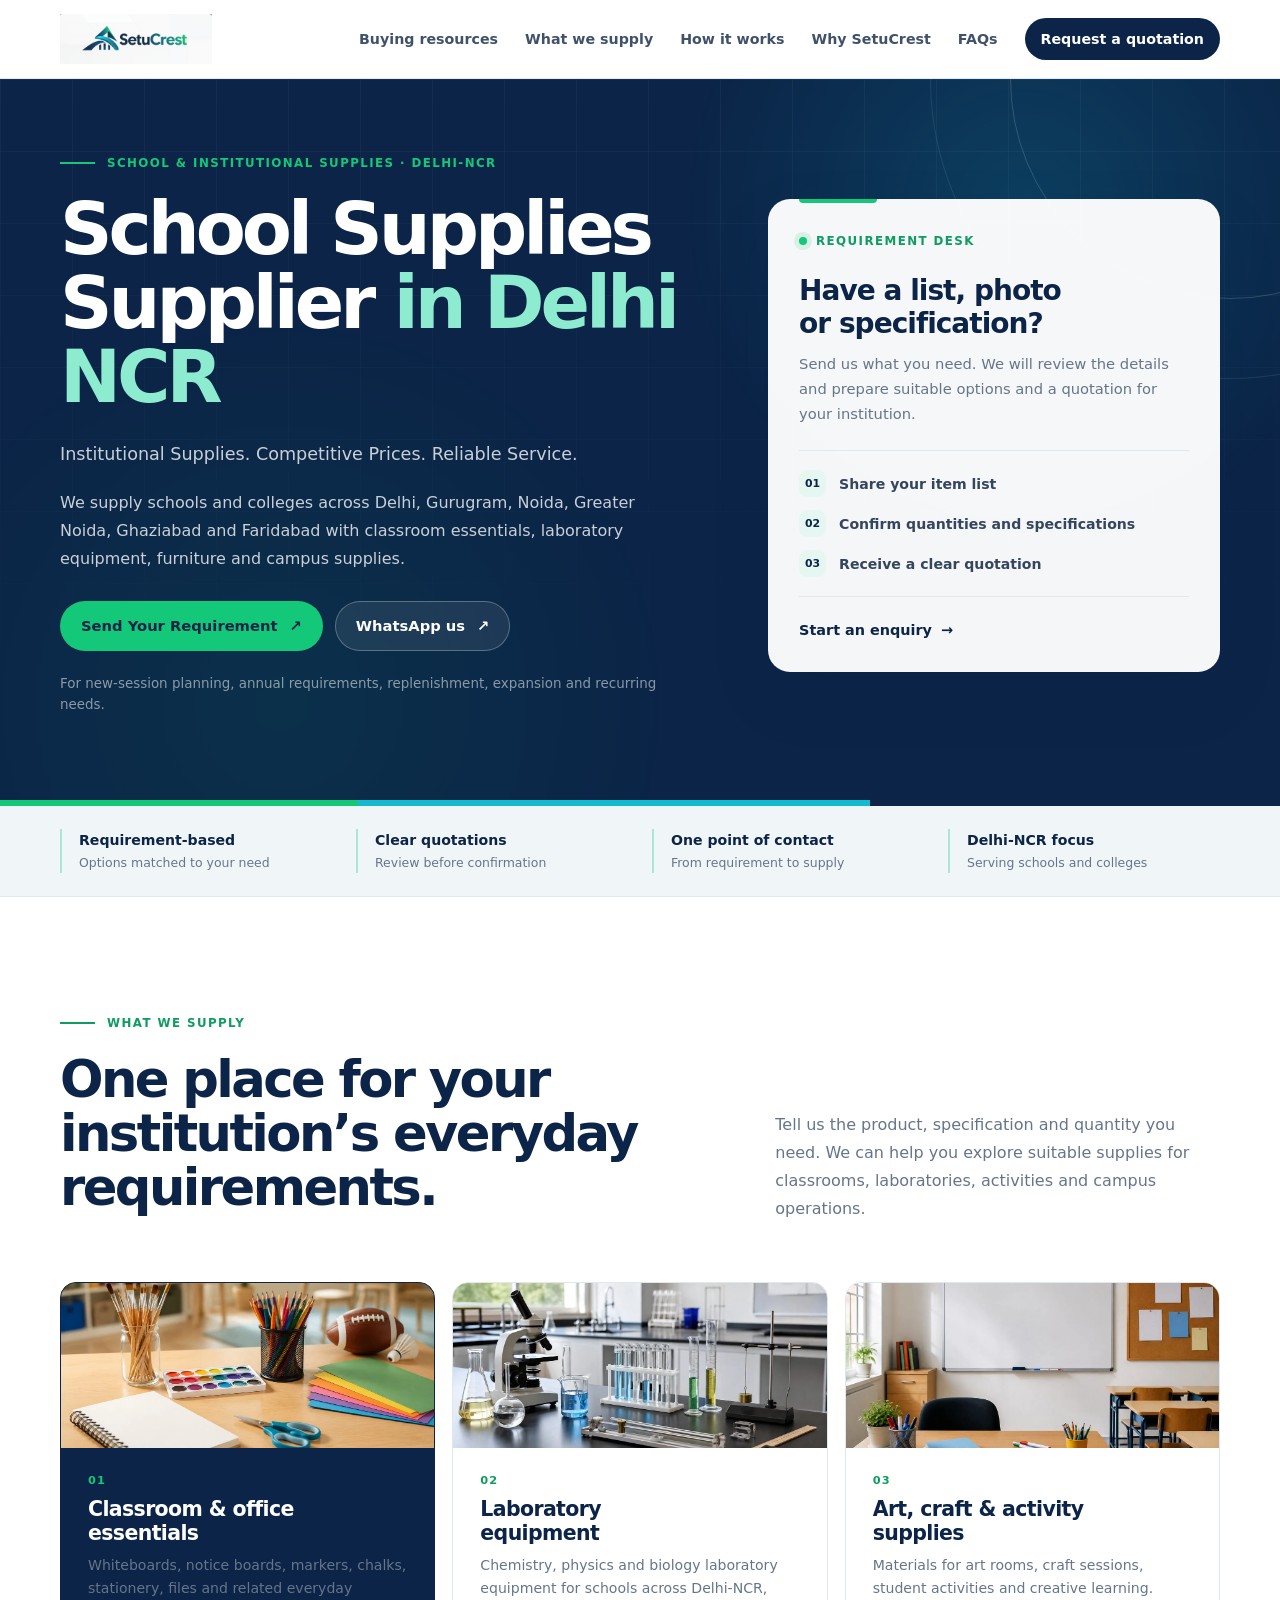
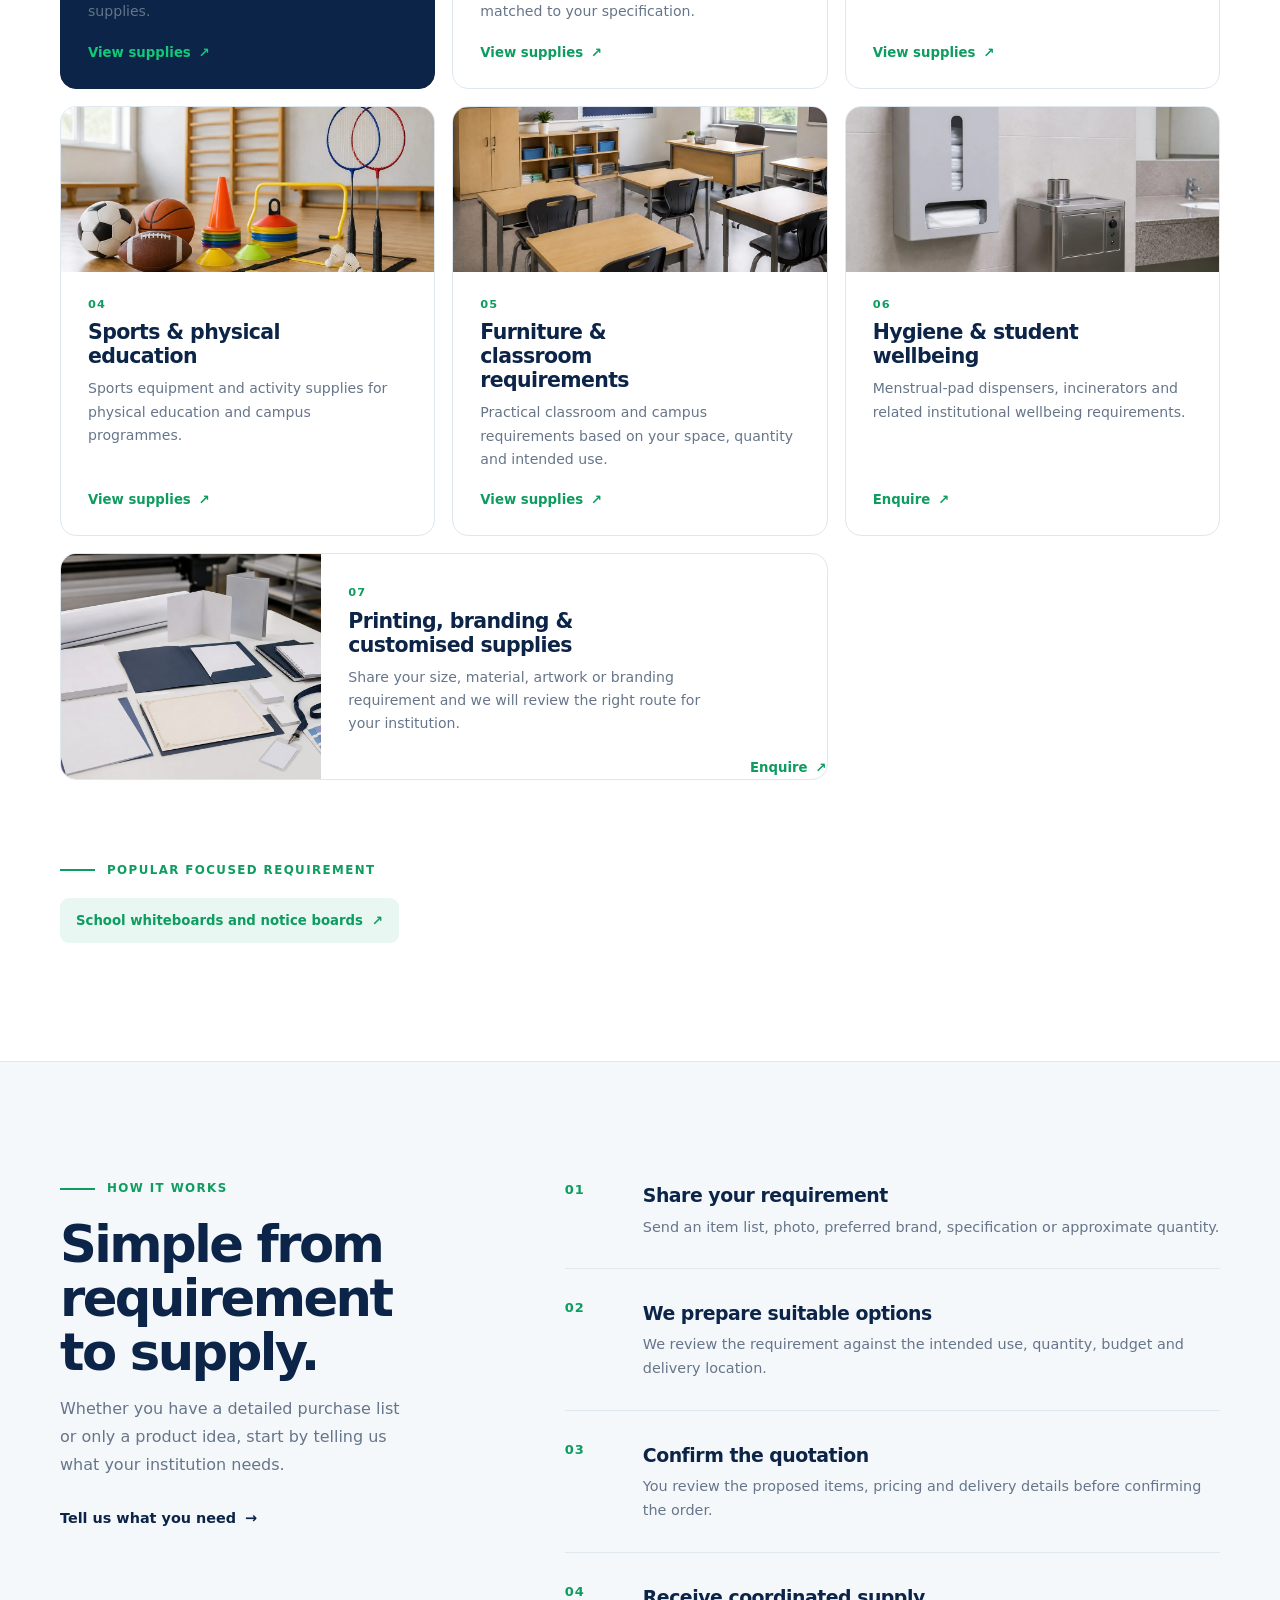
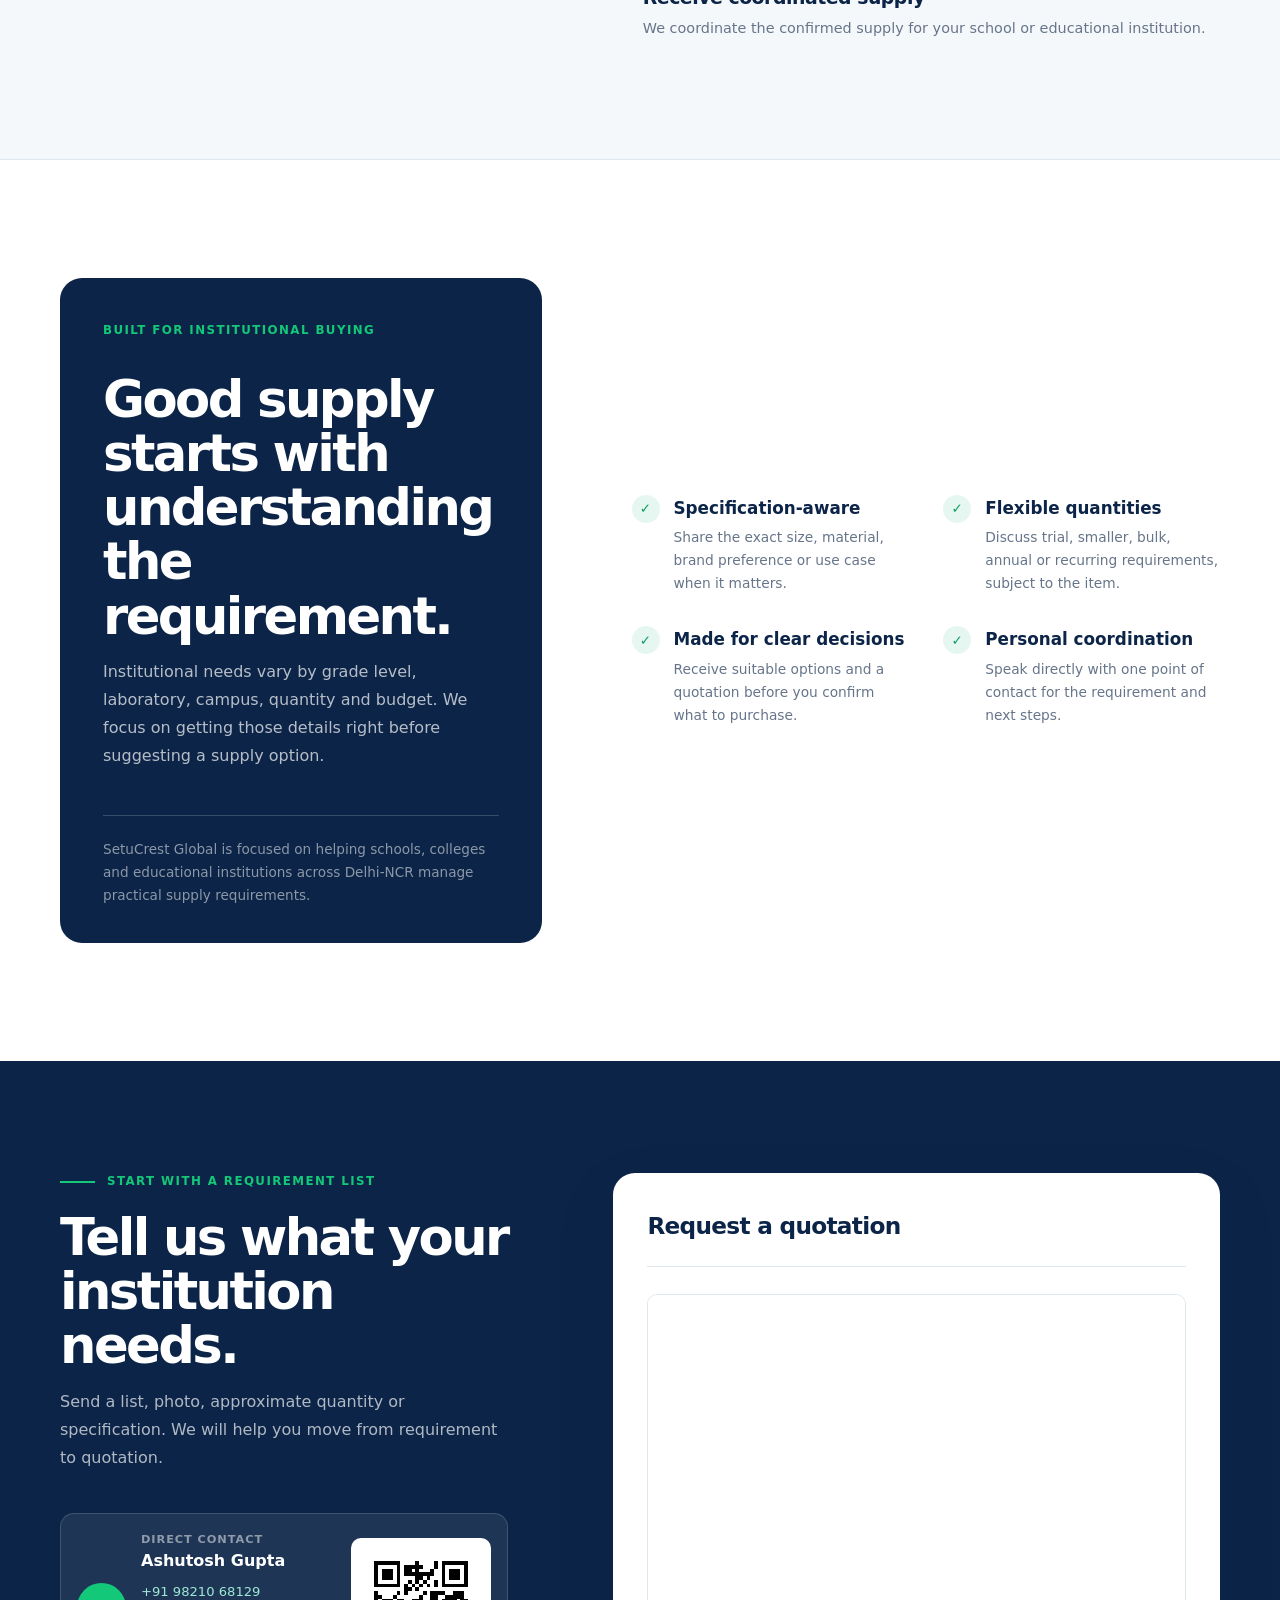
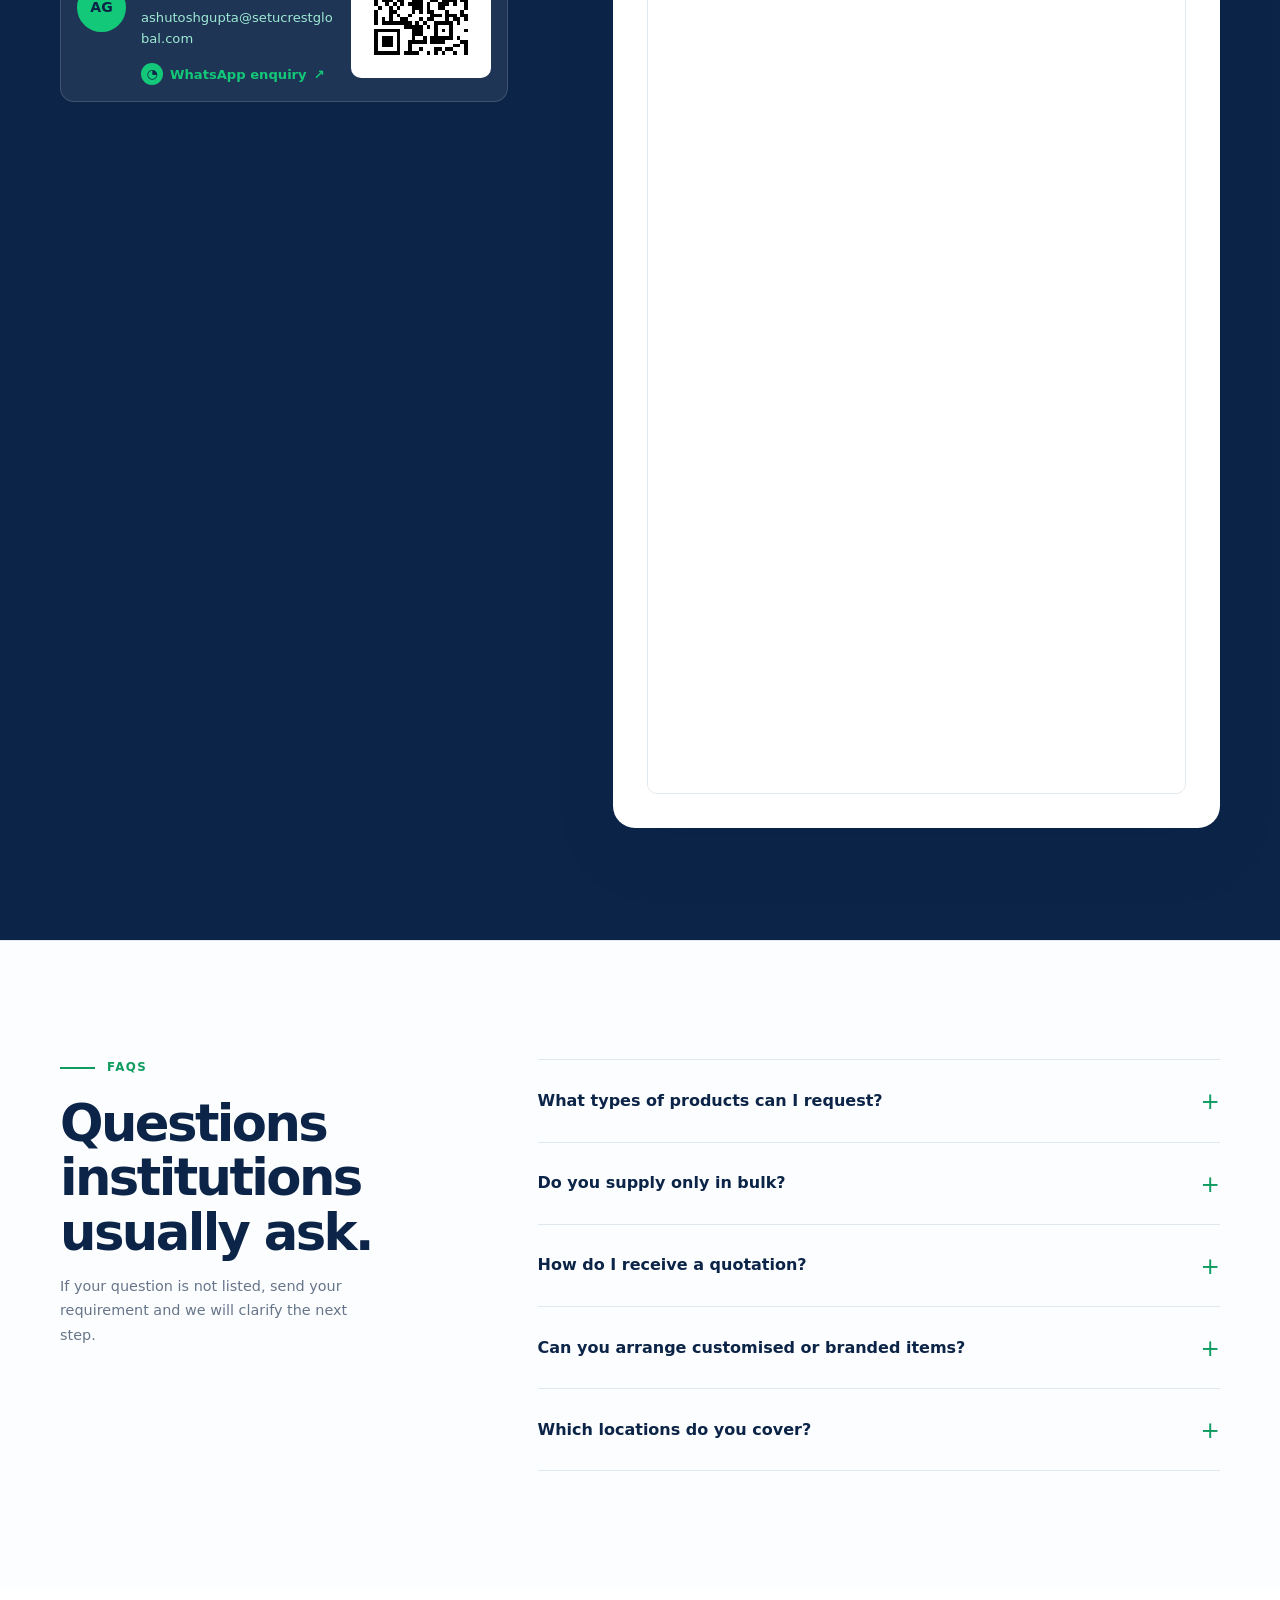
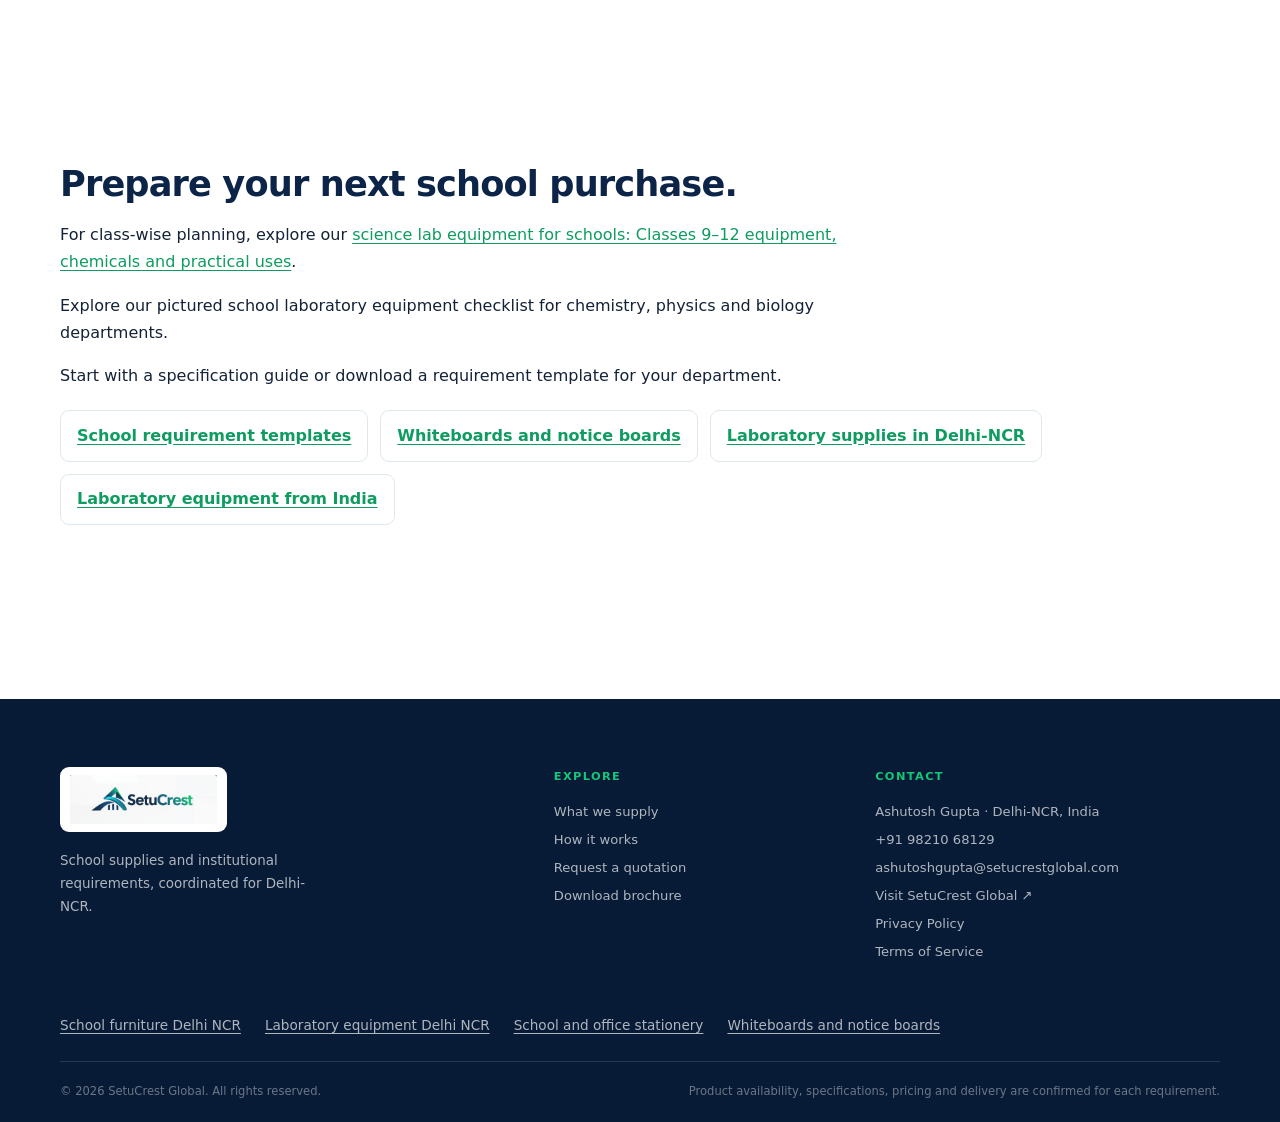
<file: index.html>
<!doctype html>
<html lang="en-IN">
<head>
  <!-- Google tag (gtag.js) -->
  <script async src="https://www.googletagmanager.com/gtag/js?id=G-3E05BDB3VY"></script>
  <script>
    window.dataLayer = window.dataLayer || [];
    function gtag(){dataLayer.push(arguments);}
    gtag('js', new Date());
    gtag('config', 'G-3E05BDB3VY');
  </script>
    <meta charset="utf-8">
    <meta name="viewport" content="width=device-width, initial-scale=1">
    <meta name="description" content="School supplies supplier in Delhi NCR for institutions: laboratory equipment, furniture, whiteboards, stationery and sports items. Get a quotation.">
    <meta name="robots" content="index, follow">
    <meta name="theme-color" content="#0b2447">
    <link rel="canonical" href="https://school-supplies.setucrestglobal.com/">

    <meta property="og:type" content="website">
    <meta property="og:title" content="School Supplies Supplier in Delhi NCR | SetuCrest">
    <meta property="og:description" content="School supplies supplier in Delhi NCR for institutions: laboratory equipment, furniture, whiteboards, stationery and sports items. Get a quotation.">
    <meta property="og:url" content="https://school-supplies.setucrestglobal.com/">
    <meta name="twitter:card" content="summary">
    <meta name="twitter:title" content="School Supplies Supplier in Delhi NCR | SetuCrest">
    <meta name="twitter:description" content="School supplies supplier in Delhi NCR for institutions: laboratory equipment, furniture, whiteboards, stationery and sports items. Get a quotation.">

    <title>School Supplies Supplier in Delhi NCR | SetuCrest</title>
    <link rel="icon" href="/assets/setucrest-logo.webp" type="image/webp">
    <!-- BEGIN GENERATED STYLES -->
<style id="critical-css">:root { --navy: #0b2447; --navy-2: #102f59; --ink: #142238; --muted: #66758a; --line: #dfe7ef; --soft: #f5f8fb; --white: #ffffff; --green: #13c878; --green-dark: #0e9c60; --cyan: #14bad0; --shadow: 0 24px 60px rgba(11, 36, 71, .12); --radius: 22px; } * { box-sizing: border-box; } html { scroll-behavior: smooth; } body { margin: 0; color: var(--ink); background: var(--white); font-family: Inter, ui-sans-serif, system-ui, -apple-system, BlinkMacSystemFont, "Segoe UI", sans-serif; font-size: 1rem; line-height: 1.6; } button, input, select, textarea { font: inherit; } a { color: inherit; text-decoration: none; } button, a { -webkit-tap-highlight-color: transparent; } img { display: block; max-width: 100%; height: auto; } .container { width: min(1160px, calc(100% - 48px)); margin: 0 auto; } .sr-only { position: absolute; width: 1px; height: 1px; padding: 0; margin: -1px; overflow: hidden; clip: rect(0, 0, 0, 0); white-space: nowrap; border: 0; } .skip-link { position: fixed; top: 12px; left: 12px; z-index: 100; padding: 10px 14px; color: var(--white); background: var(--navy); border-radius: 8px; transform: translateY(-160%); transition: transform .2s ease; } .skip-link:focus { transform: translateY(0); } .site-header { position: sticky; top: 0; z-index: 20; background: rgba(255, 255, 255, .94); border-bottom: 1px solid rgba(223, 231, 239, .9); backdrop-filter: blur(16px); } .nav-wrap { display: flex; align-items: center; justify-content: space-between; min-height: 78px; gap: 32px; } .brand { width: 152px; flex: 0 0 auto; } .brand img { width: 100%; height: auto; } .site-nav { display: flex; align-items: center; gap: 27px; font-size: .89rem; font-weight: 600; color: #40526b; } .site-nav a:not(.nav-cta) { transition: color .2s ease; } .site-nav a:not(.nav-cta):hover, .site-nav a:not(.nav-cta):focus-visible { color: var(--navy); } .nav-cta { padding: 10px 16px; color: var(--white); background: var(--navy); border-radius: 999px; transition: background .2s ease, transform .2s ease; } .nav-cta:hover, .nav-cta:focus-visible { background: var(--navy-2); transform: translateY(-1px); } .menu-toggle { display: none; padding: 8px; background: transparent; border: 0; cursor: pointer; } .menu-toggle span:not(.sr-only) { display: block; width: 22px; height: 2px; margin: 5px 0; background: var(--navy); } .hero { position: relative; overflow: hidden; color: var(--white); background: var(--navy); isolation: isolate; } .hero::before { content: ""; position: absolute; inset: 0; z-index: -2; opacity: .32; background: radial-gradient(circle at 80% 18%, rgba(20, 186, 208, .56), transparent 29%), radial-gradient(circle at 22% 86%, rgba(19, 200, 120, .24), transparent 34%); } .hero::after { content: ""; position: absolute; inset: 0; z-index: -1; opacity: .1; background-image: linear-gradient(rgba(255,255,255,.4) 1px, transparent 1px), linear-gradient(90deg, rgba(255,255,255,.4) 1px, transparent 1px); background-size: 72px 72px; mask-image: linear-gradient(to bottom, black, transparent 86%); } .hero-orb { position: absolute; border: 1px solid rgba(255,255,255,.16); border-radius: 50%; pointer-events: none; } .hero-orb-one { width: 440px; height: 440px; right: -170px; top: -220px; } .hero-orb-two { width: 600px; height: 600px; right: -250px; top: -300px; opacity: .55; } .hero-grid { display: grid; grid-template-columns: minmax(0, 1.16fr) minmax(360px, .84fr); align-items: center; gap: 84px; min-height: 594px; padding-top: 76px; padding-bottom: 90px; } .hero-copy { max-width: 700px; } .eyebrow { display: flex; align-items: center; gap: 12px; margin: 0 0 20px; color: var(--green); font-size: .74rem; font-weight: 800; letter-spacing: .12em; line-height: 1.4; text-transform: uppercase; } .eyebrow-dark { color: var(--green-dark); } .eyebrow-line { display: inline-block; width: 35px; height: 2px; background: currentColor; } h1, h2, h3, p { margin-top: 0; } h1 { max-width: 730px; margin-bottom: 24px; font-size: clamp(2.8rem, 5.7vw, 5.3rem); letter-spacing: -.055em; line-height: 1.02; } h1 span { color: #8debd0; } .hero-lede { max-width: 635px; margin-bottom: 31px; color: rgba(255,255,255,.78); font-size: 1.1rem; line-height: 1.75; } .hero-actions { display: flex; flex-wrap: wrap; align-items: center; gap: 12px; } .button { display: inline-flex; align-items: center; justify-content: center; gap: 12px; min-height: 50px; padding: 13px 20px; border: 1px solid transparent; border-radius: 999px; font-weight: 750; font-size: .92rem; line-height: 1.2; cursor: pointer; transition: transform .2s ease, background .2s ease, border-color .2s ease; } .button:hover, .button:focus-visible { transform: translateY(-2px); } .button-primary { color: var(--navy); background: var(--green); } .button-primary:hover, .button-primary:focus-visible { background: #36dc91; } .button-secondary { color: var(--white); border-color: rgba(255,255,255,.27); background: rgba(255,255,255,.08); } .button-secondary:hover, .button-secondary:focus-visible { background: rgba(255,255,255,.16); } .hero-note { margin: 22px 0 0; color: rgba(255,255,255,.52); font-size: .84rem; } .requirement-card { position: relative; padding: 33px 31px 29px; color: var(--ink); background: rgba(255,255,255,.96); border-radius: var(--radius); box-shadow: var(--shadow); } .requirement-card::before { content: ""; position: absolute; left: 31px; top: 0; width: 78px; height: 4px; background: var(--green); border-radius: 0 0 6px 6px; } .card-topline { display: flex; align-items: center; gap: 9px; margin-bottom: 25px; color: var(--green-dark); font-size: .74rem; font-weight: 800; letter-spacing: .12em; text-transform: uppercase; } .status-dot { width: 8px; height: 8px; background: var(--green); border-radius: 50%; box-shadow: 0 0 0 5px rgba(19, 200, 120, .13); } .requirement-card h2 { max-width: 280px; margin-bottom: 11px; color: var(--navy); font-size: 1.75rem; letter-spacing: -.035em; line-height: 1.16; } .requirement-card > p { margin-bottom: 24px; color: var(--muted); font-size: .92rem; line-height: 1.7; } .mini-list { display: grid; gap: 13px; padding: 19px 0; border-top: 1px solid var(--line); border-bottom: 1px solid var(--line); } .mini-list > div { display: flex; align-items: center; gap: 13px; color: #34455d; font-size: .88rem; font-weight: 650; } .mini-icon { display: inline-grid; place-items: center; width: 27px; height: 27px; color: var(--navy); background: #e6f7f1; border-radius: 8px; font-size: .68rem; font-weight: 850; } .card-link, .text-link { display: inline-flex; align-items: center; gap: 9px; margin-top: 22px; color: var(--navy); font-weight: 800; font-size: .9rem; } .card-link:hover, .text-link:hover { color: var(--green-dark); } .hero-bottom-line { position: absolute; bottom: 0; left: 0; width: 100%; height: 6px; background: linear-gradient(90deg, var(--green) 0 28%, var(--cyan) 28% 68%, transparent 68%); } .trust-strip { background: #f0f6f8; border-bottom: 1px solid var(--line); } .trust-grid { display: grid; grid-template-columns: repeat(4, 1fr); gap: 24px; padding-top: 23px; padding-bottom: 23px; } .trust-grid > div { display: grid; gap: 2px; padding-left: 17px; border-left: 2px solid #a9e6d3; } .trust-grid strong { color: var(--navy); font-size: .88rem; } .trust-grid span { color: var(--muted); font-size: .78rem; } .detail-hero { padding: 31px 0 92px; color: var(--white); background: var(--navy); } .breadcrumbs { display: flex; flex-wrap: wrap; align-items: center; gap: 9px; margin-bottom: 53px; color: rgba(255,255,255,.56); font-size: .76rem; } .breadcrumbs a { color: rgba(255,255,255,.78); } .breadcrumbs a:hover { color: var(--green); } .detail-hero-grid { display: grid; grid-template-columns: minmax(0, 1fr) minmax(360px, .84fr); gap: 78px; align-items: center; } .detail-copy { max-width: 690px; } .detail-copy h1 { max-width: 700px; margin-bottom: 23px; color: var(--white); font-size: clamp(2.75rem, 5.3vw, 5rem); letter-spacing: -.055em; line-height: 1.02; } .detail-lede { max-width: 625px; margin-bottom: 30px; color: rgba(255,255,255,.72); font-size: 1.08rem; line-height: 1.75; } .detail-note { margin: 22px 0 0; color: rgba(255,255,255,.48); font-size: .78rem; line-height: 1.6; } .detail-image { margin: 0; overflow: hidden; background: #153b61; border: 1px solid rgba(255,255,255,.18); border-radius: var(--radius); box-shadow: 0 24px 60px rgba(0,0,0,.25); } .detail-image img { display: block; width: 100%; aspect-ratio: 4 / 3; object-fit: cover; } .detail-image figcaption { padding: 13px 16px 15px; color: rgba(255,255,255,.63); background: rgba(0,0,0,.16); font-size: .74rem; line-height: 1.5; } .guide-hero .detail-copy { max-width: 900px; } .guide-hero .detail-copy h1 { max-width: 900px; } .hero-service-area { max-width: 635px; margin: -12px 0 28px; color: rgba(255,255,255,.78); font-size: 1rem; line-height: 1.75; } .section { padding: 118px 0; } @media (max-width: 980px) { .container { width: min(100% - 38px, 720px); } .site-nav { gap: 16px; font-size: .8rem; }.nav-cta { padding: 9px 13px; } .hero-grid { grid-template-columns: 1fr; gap: 48px; padding-top: 66px; }.hero-copy { max-width: 680px; }.requirement-card { max-width: 560px; } .split-heading, .process-grid, .about-grid, .enquiry-grid, .faq-grid { gap: 55px; }.split-heading { grid-template-columns: 1fr; margin-bottom: 35px; }.category-grid { grid-template-columns: repeat(2, 1fr); }.category-card-wide { grid-column: span 2; } .about-grid { grid-template-columns: 1fr; }.about-points { max-width: 700px; }.enquiry-grid { grid-template-columns: 1fr; }.enquiry-copy > p:not(.eyebrow) { max-width: 600px; }.contact-card { max-width: 500px; } .footer-main { gap: 45px; } } @media (max-width: 700px) { .container { width: min(100% - 32px, 540px); } .nav-wrap { min-height: 68px; }.brand { width: 134px; }.menu-toggle { display: block; }.site-nav { position: absolute; top: calc(100% + 1px); right: 0; left: 0; display: none; flex-direction: column; align-items: stretch; gap: 0; padding: 9px 16px 16px; background: var(--white); border-bottom: 1px solid var(--line); box-shadow: 0 18px 30px rgba(11,36,71,.08); }.site-nav.is-open { display: flex; }.site-nav a { padding: 12px 0; }.site-nav .nav-cta { margin-top: 7px; padding: 12px 16px; text-align: center; } .hero-grid { min-height: auto; padding-top: 55px; padding-bottom: 73px; }.hero-orb-one { right: -280px; }.hero-orb-two { right: -350px; }.eyebrow { font-size: .65rem; }.eyebrow-line { width: 25px; }.hero-lede { font-size: 1rem; }.hero-actions { align-items: stretch; flex-direction: column; }.hero-actions .button { width: 100%; }.requirement-card { padding: 29px 23px 25px; }.requirement-card::before { left: 23px; } .trust-grid { grid-template-columns: 1fr 1fr; gap: 18px 15px; }.trust-grid > div { padding-left: 11px; }.trust-grid strong { font-size: .78rem; }.trust-grid span { font-size: .69rem; } .section { padding: 78px 0; }.section-heading h2, .process-intro h2, .about-panel h2, .enquiry-copy h2, .faq-grid h2 { font-size: 2.25rem; }.category-grid { grid-template-columns: 1fr; }.category-card, .category-card-wide { grid-column: auto; min-height: auto; }.category-card-wide { flex-direction: column; gap: 0; }.category-card-wide a { margin-top: auto; margin-left: 0; }.category-icon { margin-bottom: 20px; }.category-card-wide.has-image .category-image { flex: 0 0 auto; width: 100%; height: 180px; min-height: 0; }.category-card-wide-copy { padding: 24px 23px 25px; } .process-grid { grid-template-columns: 1fr; }.about-points { grid-template-columns: 1fr; gap: 25px; }.about-panel { padding: 30px 24px; }.panel-rule { margin-top: 32px; } .enquiry-section { padding: 78px 0; }.enquiry-grid { grid-template-columns: 1fr; }.enquiry-form { padding: 24px 19px; }.form-intro { display: block; }.form-intro h3 { margin-bottom: 6px; }.form-row { grid-template-columns: 1fr; gap: 0; }.contact-card { align-items: flex-start; }.contact-card a { display: block; margin: 2px 0 0; }.contact-card-combined { grid-template-columns: 49px minmax(0, 1fr); }.contact-qr { grid-column: 2; margin-top: 16px !important; }.contact-qr img { width: 150px; height: 150px; }.zoho-form-frame, .zoho-form-frame iframe { height: 1450px; } .faq-grid { grid-template-columns: 1fr; gap: 37px; }.faq-list summary { font-size: .9rem; }.faq-list details p { font-size: .82rem; } .footer-main { grid-template-columns: 1fr 1fr; gap: 35px 22px; padding-top: 50px; }.footer-main > div:first-child { grid-column: span 2; }.footer-bottom { display: block; }.footer-bottom span { display: block; margin-bottom: 7px; } } @media (max-width: 980px) { .detail-hero-grid { grid-template-columns: 1fr; gap: 42px; } .detail-copy { max-width: 700px; } .detail-image { max-width: 620px; } .detail-intro-grid { grid-template-columns: 1fr; gap: 18px; } .detail-card-grid { grid-template-columns: 1fr 1fr; } .detail-card:last-child { grid-column: span 2; } .detail-check-grid { grid-template-columns: 1fr 1fr; } .detail-cta-grid { align-items: flex-start; flex-direction: column; } } @media (max-width: 700px) { .detail-hero { padding-bottom: 67px; } .breadcrumbs { margin-bottom: 35px; font-size: .7rem; } .detail-copy h1 { font-size: clamp(2.35rem, 12vw, 3.55rem); } .detail-lede { font-size: .97rem; } .detail-card-grid, .detail-check-grid { grid-template-columns: 1fr; } .detail-card, .detail-card:last-child { grid-column: auto; min-height: 0; } .detail-check-section { margin-top: 58px; padding: 28px 21px; } .detail-faq, .detail-related { margin-top: 58px; } .detail-faq-list summary { font-size: .9rem; } .detail-cta { padding: 61px 0; } } @media(max-width:700px){.buying-cards{grid-template-columns:1fr}.buying-card{padding:1.2rem}.buying-guide{margin:2.5rem 0}.buying-table th,.buying-table td{padding:.8rem}.buying-links a{width:100%}} @media print{.buying-table-wrap{overflow:visible}.buying-links a{border:0;padding:0}.buying-card{break-inside:avoid}} @media (max-width: 980px) { .product-grid { grid-template-columns: repeat(2, minmax(0, 1fr)); } } @media (max-width: 600px) { .product-catalog { margin-top: 3rem; } .product-grid { grid-template-columns: minmax(0, 1fr); gap: 20px; } .product-body { padding: 21px; } .product-photo { aspect-ratio: 3 / 2; } } @media print { .product-card { break-inside: avoid; } .product-grid { grid-template-columns: repeat(2, minmax(0, 1fr)); } .product-action, .catalog-jump { display: none; } }</style>
<link rel="stylesheet" href="/styles.css?v=46ccc3d35614" media="print" onload="this.media='all'">
<noscript><link rel="stylesheet" href="/styles.css?v=46ccc3d35614"></noscript>
<!-- END GENERATED STYLES -->

    <script type="application/ld+json">{
  "@context": "https://schema.org",
  "@type": "Organization",
  "name": "SetuCrest Global",
  "url": "https://school-supplies.setucrestglobal.com/",
  "logo": "https://school-supplies.setucrestglobal.com/assets/setucrest-logo.webp",
  "description": "School supplies supplier in Delhi NCR for institutions: laboratory equipment, furniture, whiteboards, stationery and sports items. Get a quotation.",
  "areaServed": {
    "@type": "AdministrativeArea",
    "name": "Delhi-NCR"
  },
  "contactPoint": {
    "@type": "ContactPoint",
    "contactType": "sales",
    "telephone": "+91-98210-68129",
    "email": "ashutoshgupta@setucrestglobal.com",
    "availableLanguage": [
      "English",
      "Hindi"
    ]
  }
}</script>
    <!-- Microsoft Clarity: SetuCrest School Supplies -->
    <script type="text/javascript">
      (function(c,l,a,r,i,t,y){
        c[a]=c[a]||function(){(c[a].q=c[a].q||[]).push(arguments)};
        t=l.createElement(r);t.async=1;t.src="https://www.clarity.ms/tag/"+i;
        y=l.getElementsByTagName(r)[0];y.parentNode.insertBefore(t,y);
      })(window, document, "clarity", "script", "ye3j85ac3u");
    </script>
  </head>
  <body>
    <a class="skip-link" href="#main-content">Skip to content</a>

    <header class="site-header">
      <div class="container nav-wrap">
        <a class="brand" href="#top" aria-label="SetuCrest Global home">
          <img src="/assets/setucrest-logo.webp" alt="SetuCrest Global" width="420" height="140" decoding="async">
        </a>

        <button class="menu-toggle" type="button" aria-expanded="false" aria-controls="site-navigation">
          <span class="sr-only">Toggle navigation</span>
          <span></span><span></span><span></span>
        </button>

        <nav class="site-nav" id="site-navigation" aria-label="Primary navigation"><a href="/resources/">Buying resources</a>
          <a href="#categories">What we supply</a>
          <a href="#how-it-works">How it works</a>
          <a href="#about">Why SetuCrest</a>
          <a href="#faqs">FAQs</a>
          <a class="nav-cta" href="#enquiry">Request a quotation</a>
        </nav>
      </div>
    </header>

    <main id="main-content">
      <section class="hero" id="top">
        <div class="hero-orb hero-orb-one" aria-hidden="true"></div>
        <div class="hero-orb hero-orb-two" aria-hidden="true"></div>
        <div class="container hero-grid">
          <div class="hero-copy">
            <p class="eyebrow"><span class="eyebrow-line"></span>School &amp; institutional supplies · Delhi-NCR</p>
            <h1>School Supplies Supplier <span>in Delhi NCR</span></h1>
            <p class="hero-lede">Institutional Supplies. Competitive Prices. Reliable Service.</p>
            <p class="hero-service-area">We supply schools and colleges across Delhi, Gurugram, Noida, Greater Noida, Ghaziabad and Faridabad with classroom essentials, laboratory equipment, furniture and campus supplies.</p>
            <div class="hero-actions">
              <a class="button button-primary" href="#enquiry">Send Your Requirement <span aria-hidden="true">↗</span></a>
              <a class="button button-secondary" href="https://wa.me/919821068129?text=Hello%20SetuCrest%2C%20I%20would%20like%20to%20discuss%20school%20or%20institutional%20supplies." target="_blank" rel="noopener">WhatsApp us <span aria-hidden="true">↗</span></a>
            </div>
            <p class="hero-note">For new-session planning, annual requirements, replenishment, expansion and recurring needs.</p>
          </div>

          <div class="requirement-card" aria-label="Requirement support summary">
            <div class="card-topline"><span class="status-dot"></span> Requirement desk</div>
            <h2>Have a list, photo or specification?</h2>
            <p>Send us what you need. We will review the details and prepare suitable options and a quotation for your institution.</p>
            <div class="mini-list">
              <div><span class="mini-icon">01</span><span>Share your item list</span></div>
              <div><span class="mini-icon">02</span><span>Confirm quantities and specifications</span></div>
              <div><span class="mini-icon">03</span><span>Receive a clear quotation</span></div>
            </div>
            <a class="card-link" href="#enquiry">Start an enquiry <span aria-hidden="true">→</span></a>
          </div>
        </div>
        <div class="hero-bottom-line" aria-hidden="true"></div>
      </section>

      <section class="trust-strip" aria-label="Service highlights">
        <div class="container trust-grid">
          <div><strong>Requirement-based</strong><span>Options matched to your need</span></div>
          <div><strong>Clear quotations</strong><span>Review before confirmation</span></div>
          <div><strong>One point of contact</strong><span>From requirement to supply</span></div>
          <div><strong>Delhi-NCR focus</strong><span>Serving schools and colleges</span></div>
        </div>
      </section>

      <section class="section categories-section" id="categories">
        <div class="container">
          <div class="section-heading split-heading">
            <div>
              <p class="eyebrow eyebrow-dark"><span class="eyebrow-line"></span>What we supply</p>
              <h2>One place for your institution’s everyday requirements.</h2>
            </div>
            <p>Tell us the product, specification and quantity you need. We can help you explore suitable supplies for classrooms, laboratories, activities and campus operations.</p>
          </div>

          <div class="category-grid">
            <a class="category-card category-card-featured has-image category-card-link" href="school-stationery-classroom-supplies-delhi-ncr/" aria-label="View school stationery and classroom supplies">
              <div class="category-image"><img src="/assets/school-classroom-supplies-delhi.webp" alt="Whiteboard, notice board and stationery arranged in a school classroom" loading="lazy" width="1200" height="800" decoding="async"></div>
              <div>
                <p class="category-number">01</p>
                <h3>Classroom &amp; office essentials</h3>
                <p>Whiteboards, notice boards, markers, chalks, stationery, files and related everyday supplies.</p>
              </div>
              <span class="category-card-action">View supplies <span aria-hidden="true">↗</span></span>
            </a>

            <a class="category-card has-image category-card-link" href="school-laboratory-equipment-delhi-ncr/" aria-label="View school laboratory equipment in Delhi NCR">
              <div class="category-image"><img src="/assets/school-laboratory-equipment-delhi.webp" alt="Laboratory glassware, microscope and physics equipment for a school science lab" loading="lazy" width="1200" height="800" decoding="async"></div>
              <p class="category-number">02</p>
              <h3>Laboratory equipment</h3>
              <p>Chemistry, physics and biology laboratory equipment for schools across Delhi-NCR, matched to your specification.</p>
              <span class="category-card-action">View supplies <span aria-hidden="true">↗</span></span>
            </a>

            <a class="category-card has-image category-card-link" href="school-art-craft-supplies-delhi-ncr/" aria-label="View school art and craft supplies">
              <div class="category-image"><img src="/assets/school-art-sports-supplies-delhi.webp" alt="Art materials, stationery and sports supplies for school activities" loading="lazy" width="1200" height="800" decoding="async"></div>
              <p class="category-number">03</p>
              <h3>Art, craft &amp; activity supplies</h3>
              <p>Materials for art rooms, craft sessions, student activities and creative learning.</p>
              <span class="category-card-action">View supplies <span aria-hidden="true">↗</span></span>
            </a>

            <a class="category-card has-image category-card-link" href="school-sports-equipment-delhi-ncr/" aria-label="View school sports equipment">
              <div class="category-image"><img src="/assets/school-sports-physical-education-delhi.webp" alt="Football, basketball, badminton and training equipment for school physical education" loading="lazy" width="1200" height="800" decoding="async"></div>
              <p class="category-number">04</p>
              <h3>Sports &amp; physical education</h3>
              <p>Sports equipment and activity supplies for physical education and campus programmes.</p>
              <span class="category-card-action">View supplies <span aria-hidden="true">↗</span></span>
            </a>

            <a class="category-card has-image category-card-link" href="school-furniture-delhi-ncr/" aria-label="View school furniture and classroom requirements">
              <div class="category-image"><img src="/assets/school-furniture-delhi.webp" alt="Student desks, chairs, teacher table and storage for a school classroom" loading="lazy" width="1200" height="800" decoding="async"></div>
              <p class="category-number">05</p>
              <h3>Furniture &amp; classroom requirements</h3>
              <p>Practical classroom and campus requirements based on your space, quantity and intended use.</p>
              <span class="category-card-action">View supplies <span aria-hidden="true">↗</span></span>
            </a>

            <article class="category-card has-image">
              <div class="category-image"><img src="/assets/school-hygiene-wellbeing-delhi.webp" alt="Wall-mounted menstrual-pad dispenser and institutional sanitary-waste incinerator" loading="lazy" width="1200" height="800" decoding="async"></div>
              <p class="category-number">06</p>
              <h3>Hygiene &amp; student wellbeing</h3>
              <p>Menstrual-pad dispensers, incinerators and related institutional wellbeing requirements.</p>
              <a href="#enquiry" aria-label="Enquire about hygiene and student wellbeing products">Enquire <span aria-hidden="true">↗</span></a>
            </article>

            <article class="category-card category-card-wide has-image">
              <div class="category-image"><img src="/assets/school-printing-customised-delhi.webp" alt="School brochures, folders, certificates, notebooks and printing collateral" loading="lazy" width="1200" height="800" decoding="async"></div>
              <div class="category-card-wide-copy">
                <p class="category-number">07</p>
                <h3>Printing, branding &amp; customised supplies</h3>
                <p>Share your size, material, artwork or branding requirement and we will review the right route for your institution.</p>
              </div>
              <a href="#enquiry" aria-label="Enquire about printing branding and customised supplies">Enquire <span aria-hidden="true">↗</span></a>
            </article>
          </div>
          <div class="detail-related"><p class="eyebrow eyebrow-dark"><span class="eyebrow-line"></span>Popular focused requirement</p><div class="related-links"><a href="school-whiteboards-notice-boards-delhi-ncr/">School whiteboards and notice boards <span aria-hidden="true">↗</span></a></div></div>
        </div>
      </section>

      <section class="section process-section" id="how-it-works">
        <div class="container process-grid">
          <div class="process-intro">
            <p class="eyebrow eyebrow-dark"><span class="eyebrow-line"></span>How it works</p>
            <h2>Simple from requirement to supply.</h2>
            <p>Whether you have a detailed purchase list or only a product idea, start by telling us what your institution needs.</p>
            <a class="text-link" href="#enquiry">Tell us what you need <span aria-hidden="true">→</span></a>
          </div>

          <div class="process-list">
            <article class="process-step">
              <span class="step-number">01</span>
              <div><h3>Share your requirement</h3><p>Send an item list, photo, preferred brand, specification or approximate quantity.</p></div>
            </article>
            <article class="process-step">
              <span class="step-number">02</span>
              <div><h3>We prepare suitable options</h3><p>We review the requirement against the intended use, quantity, budget and delivery location.</p></div>
            </article>
            <article class="process-step">
              <span class="step-number">03</span>
              <div><h3>Confirm the quotation</h3><p>You review the proposed items, pricing and delivery details before confirming the order.</p></div>
            </article>
            <article class="process-step">
              <span class="step-number">04</span>
              <div><h3>Receive coordinated supply</h3><p>We coordinate the confirmed supply for your school or educational institution.</p></div>
            </article>
          </div>
        </div>
      </section>

      <section class="section about-section" id="about">
        <div class="container about-grid">
          <div class="about-panel">
            <p class="panel-kicker">Built for institutional buying</p>
            <h2>Good supply starts with understanding the requirement.</h2>
            <p>Institutional needs vary by grade level, laboratory, campus, quantity and budget. We focus on getting those details right before suggesting a supply option.</p>
            <div class="panel-rule"></div>
            <p class="panel-note">SetuCrest Global is focused on helping schools, colleges and educational institutions across Delhi-NCR manage practical supply requirements.</p>
          </div>

          <div class="about-points">
            <article><span class="point-mark">✓</span><div><h3>Specification-aware</h3><p>Share the exact size, material, brand preference or use case when it matters.</p></div></article>
            <article><span class="point-mark">✓</span><div><h3>Flexible quantities</h3><p>Discuss trial, smaller, bulk, annual or recurring requirements, subject to the item.</p></div></article>
            <article><span class="point-mark">✓</span><div><h3>Made for clear decisions</h3><p>Receive suitable options and a quotation before you confirm what to purchase.</p></div></article>
            <article><span class="point-mark">✓</span><div><h3>Personal coordination</h3><p>Speak directly with one point of contact for the requirement and next steps.</p></div></article>
          </div>
        </div>
      </section>

      <section class="enquiry-section" id="enquiry">
        <div class="container enquiry-grid">
          <div class="enquiry-copy">
            <p class="eyebrow"><span class="eyebrow-line"></span>Start with a requirement list</p>
            <h2>Tell us what your institution needs.</h2>
            <p>Send a list, photo, approximate quantity or specification. We will help you move from requirement to quotation.</p>
            <div class="contact-card contact-card-combined">
              <div class="contact-avatar">AG</div>
              <div class="contact-details"><p class="contact-label">Direct contact</p><h3>Ashutosh Gupta</h3><div class="contact-links"><a href="tel:+919821068129">+91 98210 68129</a><a href="mailto:ashutoshgupta@setucrestglobal.com">ashutoshgupta@setucrestglobal.com</a><a class="contact-whatsapp" href="https://wa.me/919821068129?text=Hello%20SetuCrest%2C%20I%20would%20like%20to%20share%20a%20school%20supply%20requirement." target="_blank" rel="noopener"><span class="whatsapp-mark">◔</span> WhatsApp enquiry <span aria-hidden="true">↗</span></a></div></div>
              <a class="contact-qr" href="https://wa.me/919821068129?text=Hello%20SetuCrest%2C%20I%20would%20like%20to%20share%20a%20school%20supply%20requirement." target="_blank" rel="noopener" aria-label="Open SetuCrest WhatsApp enquiry"><img src="/assets/whatsapp-qr.webp" alt="WhatsApp enquiry QR code" width="264" height="264" decoding="async" loading="lazy"></a>
            </div>
          </div>

          <div class="enquiry-form enquiry-form-zoho">
            <div class="form-intro"><h3>Request a quotation</h3></div>
            <div class="zoho-form-frame">
              <iframe title="SetuCrest school supplies enquiry form" src="https://forms.zohopublic.in/ashutoshguptasetucre1/form/Leads/formperma/qYFWn7FmaYGUV82raYwGZ9ZBOwMLQ9_CESckFIrBi7g" loading="lazy" width="100%" height="1100" frameborder="0" scrolling="no"></iframe>
            </div>
          </div>
        </div>
      </section>

      <section class="section faq-section" id="faqs">
        <div class="container faq-grid">
          <div><p class="eyebrow eyebrow-dark"><span class="eyebrow-line"></span>FAQs</p><h2>Questions institutions usually ask.</h2><p class="faq-intro">If your question is not listed, send your requirement and we will clarify the next step.</p></div>
          <div class="faq-list">
            <details><summary>What types of products can I request?</summary><p>You can enquire about classroom and office essentials, laboratory equipment, art and craft supplies, sports equipment, furniture and classroom requirements, hygiene products, and printing or customised supplies.</p></details>
            <details><summary>Do you supply only in bulk?</summary><p>We discuss trial, smaller, bulk, annual and recurring requirements depending on the product, specification and supplier capability. Share the quantity you need for confirmation.</p></details>
            <details><summary>How do I receive a quotation?</summary><p>Send the product details, specifications, quantity, delivery location and preferred timeline. We review the requirement and respond with suitable options and quotation details.</p></details>
            <details><summary>Can you arrange customised or branded items?</summary><p>Yes, you can share your artwork, branding, dimensions, material or other specifications. We will review the requirement and confirm what can be arranged.</p></details>
            <details><summary>Which locations do you cover?</summary><p>Our current service focus is Delhi-NCR, including Delhi, Gurugram, Noida, Greater Noida, Ghaziabad and Faridabad. Share your exact delivery location when you enquire.</p></details>
          </div>
        </div>
      </section>
    <section class="section"><div class="container"><div class="buying-guide"><h2>Prepare your next school purchase.</h2><p class="catalog-guide-link">For class-wise planning, explore our <a href="/scientific-equipment-for-schools/">science lab equipment for schools: Classes 9–12 equipment, chemicals and practical uses</a>.</p><p><a href="/resources/school-laboratory-equipment-list/">Explore our pictured school laboratory equipment checklist</a> for chemistry, physics and biology departments.</p><p>Start with a specification guide or download a requirement template for your department.</p><div class="buying-links"><a href="/resources/">School requirement templates</a><a href="/school-whiteboards-notice-boards-delhi-ncr/">Whiteboards and notice boards</a><a href="/school-laboratory-equipment-delhi-ncr/">Laboratory supplies in Delhi-NCR</a><a href="/school-laboratory-equipment/">Laboratory equipment from India</a></div></div></div></section></main>

    <footer class="site-footer">
      <div class="container footer-main">
        <div><a class="footer-brand" href="#top"><img src="/assets/setucrest-logo.webp" alt="SetuCrest Global" width="420" height="140" decoding="async"></a><p>School supplies and institutional requirements, coordinated for Delhi-NCR.</p></div>
        <div class="footer-links"><p class="footer-label">Explore</p><a href="#categories">What we supply</a><a href="#how-it-works">How it works</a><a href="#enquiry">Request a quotation</a><a href="assets/setucrest-school-supplies-brochure.pdf" target="_blank" rel="noopener">Download brochure</a></div>
        <div class="footer-links"><p class="footer-label">Contact</p><span>Ashutosh Gupta · Delhi-NCR, India</span><a href="tel:+919821068129">+91 98210 68129</a><a href="mailto:ashutoshgupta@setucrestglobal.com">ashutoshgupta@setucrestglobal.com</a><a href="https://setucrestglobal.com/" target="_blank" rel="noopener">Visit SetuCrest Global ↗</a><a href="https://setucrestglobal.com/privacy/">Privacy Policy</a><a href="https://setucrestglobal.com/terms/">Terms of Service</a></div>
      </div>
      <div class="container"><nav class="footer-supply-links" aria-label="School supply categories"><a href="/school-furniture-delhi-ncr/">School furniture Delhi NCR</a><a href="/school-laboratory-equipment-delhi-ncr/">Laboratory equipment Delhi NCR</a><a href="/school-stationery-classroom-supplies-delhi-ncr/">School and office stationery</a><a href="/school-whiteboards-notice-boards-delhi-ncr/">Whiteboards and notice boards</a></nav></div><div class="container footer-bottom"><span>© <span id="current-year">2026</span> SetuCrest Global. All rights reserved.</span><span>Product availability, specifications, pricing and delivery are confirmed for each requirement.</span></div>
    </footer>

    <script src="script.js" defer></script>
  </body>
</html>
</file>
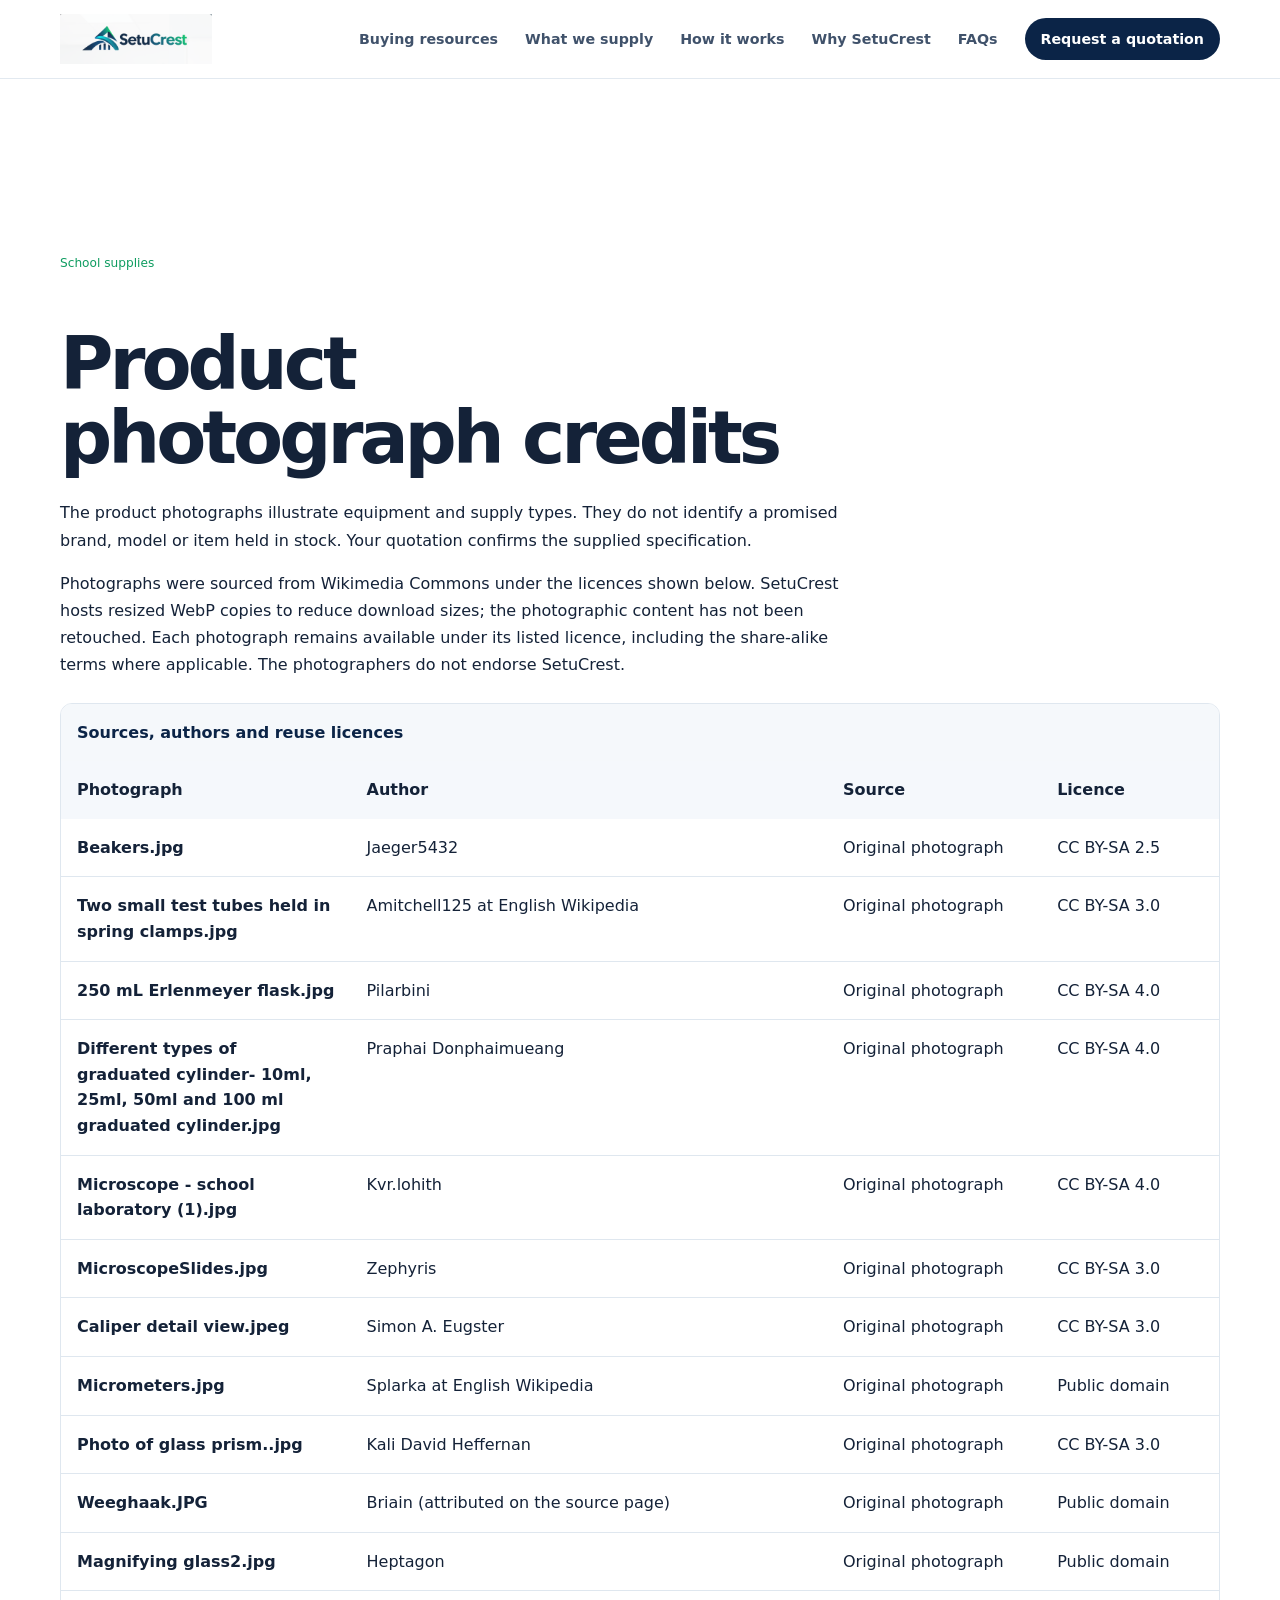
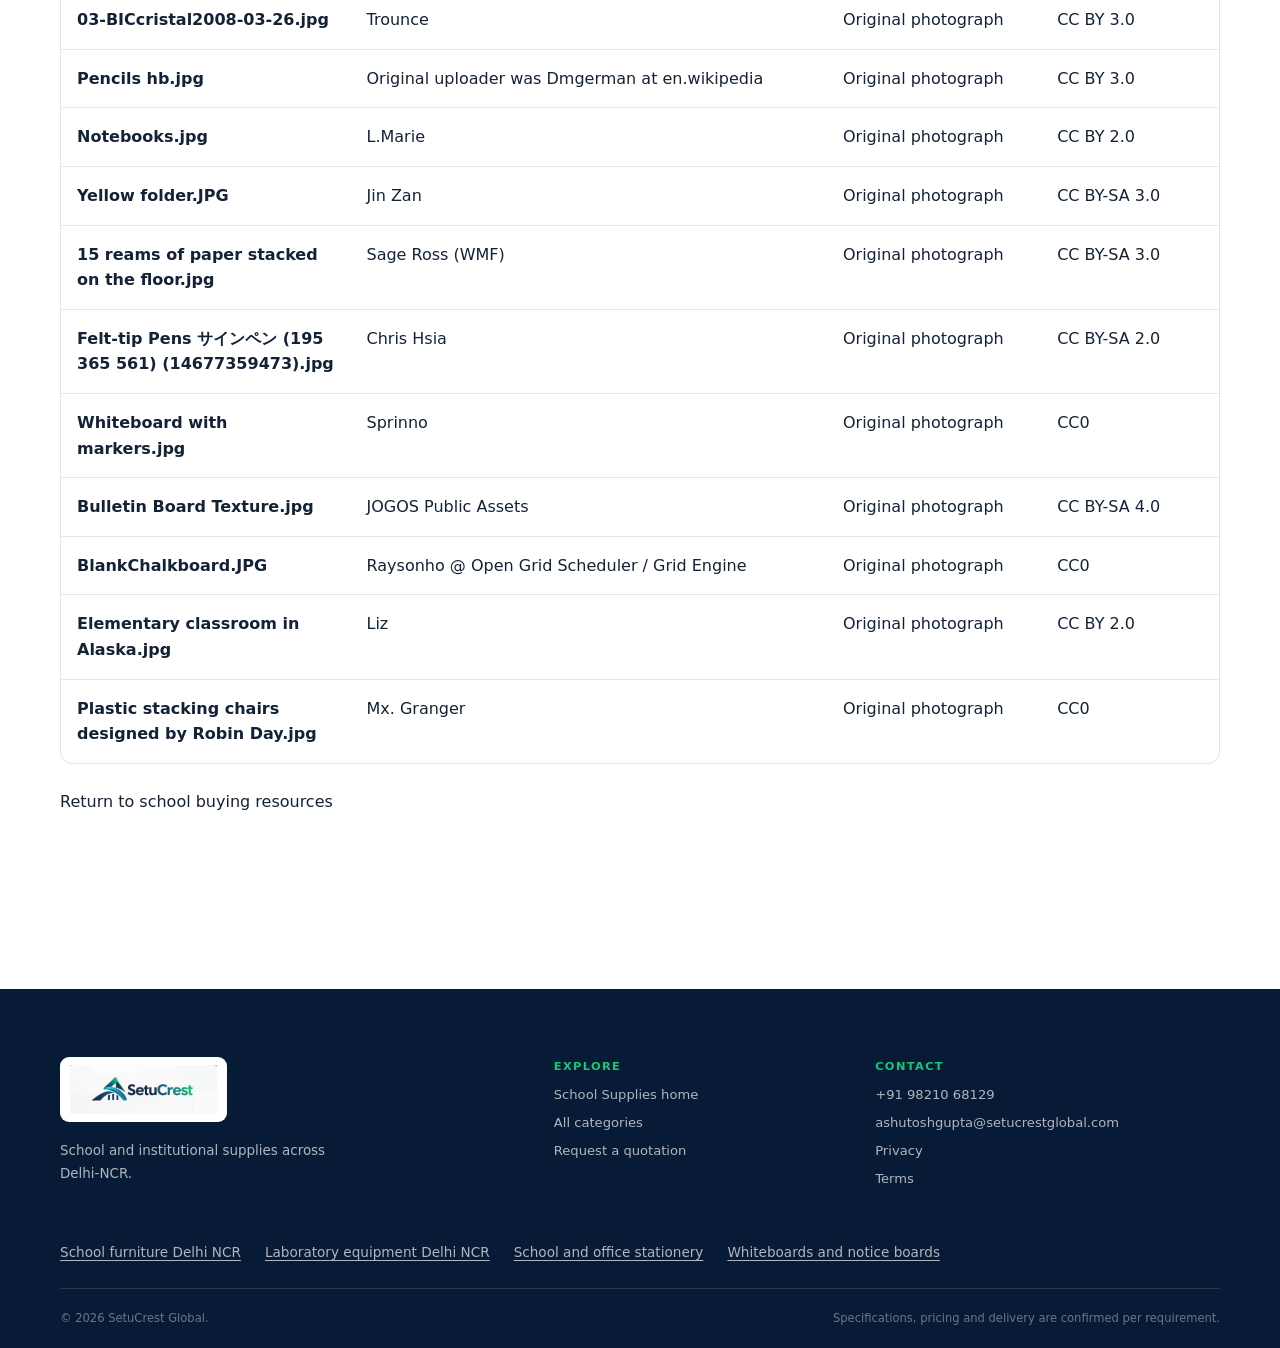
<file: image-credits/index.html>
<!doctype html>
<html lang="en-IN">
<head>
  <script async src="https://www.googletagmanager.com/gtag/js?id=G-3E05BDB3VY"></script><script>window.dataLayer=window.dataLayer||[];function gtag(){dataLayer.push(arguments)}gtag('js',new Date());gtag('config','G-3E05BDB3VY');</script>
  <meta charset="utf-8"><meta name="viewport" content="width=device-width,initial-scale=1"><title>Product Photograph Credits | SetuCrest</title><meta name="description" content="Sources and reuse licences for product reference photographs on SetuCrest school supply pages."><meta name="robots" content="noindex,follow"><link rel="canonical" href="https://school-supplies.setucrestglobal.com/image-credits/"><meta property="og:type" content="website"><meta property="og:title" content="Product Photograph Credits | SetuCrest"><meta property="og:url" content="https://school-supplies.setucrestglobal.com/image-credits/"><meta property="og:image" content="https://school-supplies.setucrestglobal.com/assets/school-classroom-supplies-delhi.webp">
  <link rel="icon" href="/assets/setucrest-logo.webp"><!-- BEGIN GENERATED STYLES -->
<style id="critical-css">:root { --navy: #0b2447; --navy-2: #102f59; --ink: #142238; --muted: #66758a; --line: #dfe7ef; --soft: #f5f8fb; --white: #ffffff; --green: #13c878; --green-dark: #0e9c60; --cyan: #14bad0; --shadow: 0 24px 60px rgba(11, 36, 71, .12); --radius: 22px; } * { box-sizing: border-box; } html { scroll-behavior: smooth; } body { margin: 0; color: var(--ink); background: var(--white); font-family: Inter, ui-sans-serif, system-ui, -apple-system, BlinkMacSystemFont, "Segoe UI", sans-serif; font-size: 1rem; line-height: 1.6; } button, input, select, textarea { font: inherit; } a { color: inherit; text-decoration: none; } button, a { -webkit-tap-highlight-color: transparent; } img { display: block; max-width: 100%; height: auto; } .container { width: min(1160px, calc(100% - 48px)); margin: 0 auto; } .sr-only { position: absolute; width: 1px; height: 1px; padding: 0; margin: -1px; overflow: hidden; clip: rect(0, 0, 0, 0); white-space: nowrap; border: 0; } .skip-link { position: fixed; top: 12px; left: 12px; z-index: 100; padding: 10px 14px; color: var(--white); background: var(--navy); border-radius: 8px; transform: translateY(-160%); transition: transform .2s ease; } .skip-link:focus { transform: translateY(0); } .site-header { position: sticky; top: 0; z-index: 20; background: rgba(255, 255, 255, .94); border-bottom: 1px solid rgba(223, 231, 239, .9); backdrop-filter: blur(16px); } .nav-wrap { display: flex; align-items: center; justify-content: space-between; min-height: 78px; gap: 32px; } .brand { width: 152px; flex: 0 0 auto; } .brand img { width: 100%; height: auto; } .site-nav { display: flex; align-items: center; gap: 27px; font-size: .89rem; font-weight: 600; color: #40526b; } .site-nav a:not(.nav-cta) { transition: color .2s ease; } .site-nav a:not(.nav-cta):hover, .site-nav a:not(.nav-cta):focus-visible { color: var(--navy); } .nav-cta { padding: 10px 16px; color: var(--white); background: var(--navy); border-radius: 999px; transition: background .2s ease, transform .2s ease; } .nav-cta:hover, .nav-cta:focus-visible { background: var(--navy-2); transform: translateY(-1px); } .menu-toggle { display: none; padding: 8px; background: transparent; border: 0; cursor: pointer; } .menu-toggle span:not(.sr-only) { display: block; width: 22px; height: 2px; margin: 5px 0; background: var(--navy); } .hero { position: relative; overflow: hidden; color: var(--white); background: var(--navy); isolation: isolate; } .hero::before { content: ""; position: absolute; inset: 0; z-index: -2; opacity: .32; background: radial-gradient(circle at 80% 18%, rgba(20, 186, 208, .56), transparent 29%), radial-gradient(circle at 22% 86%, rgba(19, 200, 120, .24), transparent 34%); } .hero::after { content: ""; position: absolute; inset: 0; z-index: -1; opacity: .1; background-image: linear-gradient(rgba(255,255,255,.4) 1px, transparent 1px), linear-gradient(90deg, rgba(255,255,255,.4) 1px, transparent 1px); background-size: 72px 72px; mask-image: linear-gradient(to bottom, black, transparent 86%); } .hero-orb { position: absolute; border: 1px solid rgba(255,255,255,.16); border-radius: 50%; pointer-events: none; } .hero-orb-one { width: 440px; height: 440px; right: -170px; top: -220px; } .hero-orb-two { width: 600px; height: 600px; right: -250px; top: -300px; opacity: .55; } .hero-grid { display: grid; grid-template-columns: minmax(0, 1.16fr) minmax(360px, .84fr); align-items: center; gap: 84px; min-height: 594px; padding-top: 76px; padding-bottom: 90px; } .hero-copy { max-width: 700px; } .eyebrow { display: flex; align-items: center; gap: 12px; margin: 0 0 20px; color: var(--green); font-size: .74rem; font-weight: 800; letter-spacing: .12em; line-height: 1.4; text-transform: uppercase; } .eyebrow-dark { color: var(--green-dark); } .eyebrow-line { display: inline-block; width: 35px; height: 2px; background: currentColor; } h1, h2, h3, p { margin-top: 0; } h1 { max-width: 730px; margin-bottom: 24px; font-size: clamp(2.8rem, 5.7vw, 5.3rem); letter-spacing: -.055em; line-height: 1.02; } h1 span { color: #8debd0; } .hero-lede { max-width: 635px; margin-bottom: 31px; color: rgba(255,255,255,.78); font-size: 1.1rem; line-height: 1.75; } .hero-actions { display: flex; flex-wrap: wrap; align-items: center; gap: 12px; } .button { display: inline-flex; align-items: center; justify-content: center; gap: 12px; min-height: 50px; padding: 13px 20px; border: 1px solid transparent; border-radius: 999px; font-weight: 750; font-size: .92rem; line-height: 1.2; cursor: pointer; transition: transform .2s ease, background .2s ease, border-color .2s ease; } .button:hover, .button:focus-visible { transform: translateY(-2px); } .button-primary { color: var(--navy); background: var(--green); } .button-primary:hover, .button-primary:focus-visible { background: #36dc91; } .button-secondary { color: var(--white); border-color: rgba(255,255,255,.27); background: rgba(255,255,255,.08); } .button-secondary:hover, .button-secondary:focus-visible { background: rgba(255,255,255,.16); } .hero-note { margin: 22px 0 0; color: rgba(255,255,255,.52); font-size: .84rem; } .requirement-card { position: relative; padding: 33px 31px 29px; color: var(--ink); background: rgba(255,255,255,.96); border-radius: var(--radius); box-shadow: var(--shadow); } .requirement-card::before { content: ""; position: absolute; left: 31px; top: 0; width: 78px; height: 4px; background: var(--green); border-radius: 0 0 6px 6px; } .card-topline { display: flex; align-items: center; gap: 9px; margin-bottom: 25px; color: var(--green-dark); font-size: .74rem; font-weight: 800; letter-spacing: .12em; text-transform: uppercase; } .status-dot { width: 8px; height: 8px; background: var(--green); border-radius: 50%; box-shadow: 0 0 0 5px rgba(19, 200, 120, .13); } .requirement-card h2 { max-width: 280px; margin-bottom: 11px; color: var(--navy); font-size: 1.75rem; letter-spacing: -.035em; line-height: 1.16; } .requirement-card > p { margin-bottom: 24px; color: var(--muted); font-size: .92rem; line-height: 1.7; } .mini-list { display: grid; gap: 13px; padding: 19px 0; border-top: 1px solid var(--line); border-bottom: 1px solid var(--line); } .mini-list > div { display: flex; align-items: center; gap: 13px; color: #34455d; font-size: .88rem; font-weight: 650; } .mini-icon { display: inline-grid; place-items: center; width: 27px; height: 27px; color: var(--navy); background: #e6f7f1; border-radius: 8px; font-size: .68rem; font-weight: 850; } .card-link, .text-link { display: inline-flex; align-items: center; gap: 9px; margin-top: 22px; color: var(--navy); font-weight: 800; font-size: .9rem; } .card-link:hover, .text-link:hover { color: var(--green-dark); } .hero-bottom-line { position: absolute; bottom: 0; left: 0; width: 100%; height: 6px; background: linear-gradient(90deg, var(--green) 0 28%, var(--cyan) 28% 68%, transparent 68%); } .trust-strip { background: #f0f6f8; border-bottom: 1px solid var(--line); } .trust-grid { display: grid; grid-template-columns: repeat(4, 1fr); gap: 24px; padding-top: 23px; padding-bottom: 23px; } .trust-grid > div { display: grid; gap: 2px; padding-left: 17px; border-left: 2px solid #a9e6d3; } .trust-grid strong { color: var(--navy); font-size: .88rem; } .trust-grid span { color: var(--muted); font-size: .78rem; } .detail-hero { padding: 31px 0 92px; color: var(--white); background: var(--navy); } .breadcrumbs { display: flex; flex-wrap: wrap; align-items: center; gap: 9px; margin-bottom: 53px; color: rgba(255,255,255,.56); font-size: .76rem; } .breadcrumbs a { color: rgba(255,255,255,.78); } .breadcrumbs a:hover { color: var(--green); } .detail-hero-grid { display: grid; grid-template-columns: minmax(0, 1fr) minmax(360px, .84fr); gap: 78px; align-items: center; } .detail-copy { max-width: 690px; } .detail-copy h1 { max-width: 700px; margin-bottom: 23px; color: var(--white); font-size: clamp(2.75rem, 5.3vw, 5rem); letter-spacing: -.055em; line-height: 1.02; } .detail-lede { max-width: 625px; margin-bottom: 30px; color: rgba(255,255,255,.72); font-size: 1.08rem; line-height: 1.75; } .detail-note { margin: 22px 0 0; color: rgba(255,255,255,.48); font-size: .78rem; line-height: 1.6; } .detail-image { margin: 0; overflow: hidden; background: #153b61; border: 1px solid rgba(255,255,255,.18); border-radius: var(--radius); box-shadow: 0 24px 60px rgba(0,0,0,.25); } .detail-image img { display: block; width: 100%; aspect-ratio: 4 / 3; object-fit: cover; } .detail-image figcaption { padding: 13px 16px 15px; color: rgba(255,255,255,.63); background: rgba(0,0,0,.16); font-size: .74rem; line-height: 1.5; } .guide-hero .detail-copy { max-width: 900px; } .guide-hero .detail-copy h1 { max-width: 900px; } .hero-service-area { max-width: 635px; margin: -12px 0 28px; color: rgba(255,255,255,.78); font-size: 1rem; line-height: 1.75; } .section { padding: 118px 0; } @media (max-width: 980px) { .container { width: min(100% - 38px, 720px); } .site-nav { gap: 16px; font-size: .8rem; }.nav-cta { padding: 9px 13px; } .hero-grid { grid-template-columns: 1fr; gap: 48px; padding-top: 66px; }.hero-copy { max-width: 680px; }.requirement-card { max-width: 560px; } .split-heading, .process-grid, .about-grid, .enquiry-grid, .faq-grid { gap: 55px; }.split-heading { grid-template-columns: 1fr; margin-bottom: 35px; }.category-grid { grid-template-columns: repeat(2, 1fr); }.category-card-wide { grid-column: span 2; } .about-grid { grid-template-columns: 1fr; }.about-points { max-width: 700px; }.enquiry-grid { grid-template-columns: 1fr; }.enquiry-copy > p:not(.eyebrow) { max-width: 600px; }.contact-card { max-width: 500px; } .footer-main { gap: 45px; } } @media (max-width: 700px) { .container { width: min(100% - 32px, 540px); } .nav-wrap { min-height: 68px; }.brand { width: 134px; }.menu-toggle { display: block; }.site-nav { position: absolute; top: calc(100% + 1px); right: 0; left: 0; display: none; flex-direction: column; align-items: stretch; gap: 0; padding: 9px 16px 16px; background: var(--white); border-bottom: 1px solid var(--line); box-shadow: 0 18px 30px rgba(11,36,71,.08); }.site-nav.is-open { display: flex; }.site-nav a { padding: 12px 0; }.site-nav .nav-cta { margin-top: 7px; padding: 12px 16px; text-align: center; } .hero-grid { min-height: auto; padding-top: 55px; padding-bottom: 73px; }.hero-orb-one { right: -280px; }.hero-orb-two { right: -350px; }.eyebrow { font-size: .65rem; }.eyebrow-line { width: 25px; }.hero-lede { font-size: 1rem; }.hero-actions { align-items: stretch; flex-direction: column; }.hero-actions .button { width: 100%; }.requirement-card { padding: 29px 23px 25px; }.requirement-card::before { left: 23px; } .trust-grid { grid-template-columns: 1fr 1fr; gap: 18px 15px; }.trust-grid > div { padding-left: 11px; }.trust-grid strong { font-size: .78rem; }.trust-grid span { font-size: .69rem; } .section { padding: 78px 0; }.section-heading h2, .process-intro h2, .about-panel h2, .enquiry-copy h2, .faq-grid h2 { font-size: 2.25rem; }.category-grid { grid-template-columns: 1fr; }.category-card, .category-card-wide { grid-column: auto; min-height: auto; }.category-card-wide { flex-direction: column; gap: 0; }.category-card-wide a { margin-top: auto; margin-left: 0; }.category-icon { margin-bottom: 20px; }.category-card-wide.has-image .category-image { flex: 0 0 auto; width: 100%; height: 180px; min-height: 0; }.category-card-wide-copy { padding: 24px 23px 25px; } .process-grid { grid-template-columns: 1fr; }.about-points { grid-template-columns: 1fr; gap: 25px; }.about-panel { padding: 30px 24px; }.panel-rule { margin-top: 32px; } .enquiry-section { padding: 78px 0; }.enquiry-grid { grid-template-columns: 1fr; }.enquiry-form { padding: 24px 19px; }.form-intro { display: block; }.form-intro h3 { margin-bottom: 6px; }.form-row { grid-template-columns: 1fr; gap: 0; }.contact-card { align-items: flex-start; }.contact-card a { display: block; margin: 2px 0 0; }.contact-card-combined { grid-template-columns: 49px minmax(0, 1fr); }.contact-qr { grid-column: 2; margin-top: 16px !important; }.contact-qr img { width: 150px; height: 150px; }.zoho-form-frame, .zoho-form-frame iframe { height: 1450px; } .faq-grid { grid-template-columns: 1fr; gap: 37px; }.faq-list summary { font-size: .9rem; }.faq-list details p { font-size: .82rem; } .footer-main { grid-template-columns: 1fr 1fr; gap: 35px 22px; padding-top: 50px; }.footer-main > div:first-child { grid-column: span 2; }.footer-bottom { display: block; }.footer-bottom span { display: block; margin-bottom: 7px; } } @media (max-width: 980px) { .detail-hero-grid { grid-template-columns: 1fr; gap: 42px; } .detail-copy { max-width: 700px; } .detail-image { max-width: 620px; } .detail-intro-grid { grid-template-columns: 1fr; gap: 18px; } .detail-card-grid { grid-template-columns: 1fr 1fr; } .detail-card:last-child { grid-column: span 2; } .detail-check-grid { grid-template-columns: 1fr 1fr; } .detail-cta-grid { align-items: flex-start; flex-direction: column; } } @media (max-width: 700px) { .detail-hero { padding-bottom: 67px; } .breadcrumbs { margin-bottom: 35px; font-size: .7rem; } .detail-copy h1 { font-size: clamp(2.35rem, 12vw, 3.55rem); } .detail-lede { font-size: .97rem; } .detail-card-grid, .detail-check-grid { grid-template-columns: 1fr; } .detail-card, .detail-card:last-child { grid-column: auto; min-height: 0; } .detail-check-section { margin-top: 58px; padding: 28px 21px; } .detail-faq, .detail-related { margin-top: 58px; } .detail-faq-list summary { font-size: .9rem; } .detail-cta { padding: 61px 0; } } @media(max-width:700px){.buying-cards{grid-template-columns:1fr}.buying-card{padding:1.2rem}.buying-guide{margin:2.5rem 0}.buying-table th,.buying-table td{padding:.8rem}.buying-links a{width:100%}} @media print{.buying-table-wrap{overflow:visible}.buying-links a{border:0;padding:0}.buying-card{break-inside:avoid}} @media (max-width: 980px) { .product-grid { grid-template-columns: repeat(2, minmax(0, 1fr)); } } @media (max-width: 600px) { .product-catalog { margin-top: 3rem; } .product-grid { grid-template-columns: minmax(0, 1fr); gap: 20px; } .product-body { padding: 21px; } .product-photo { aspect-ratio: 3 / 2; } } @media print { .product-card { break-inside: avoid; } .product-grid { grid-template-columns: repeat(2, minmax(0, 1fr)); } .product-action, .catalog-jump { display: none; } }</style>
<link rel="stylesheet" href="/styles.css?v=46ccc3d35614" media="print" onload="this.media='all'">
<noscript><link rel="stylesheet" href="/styles.css?v=46ccc3d35614"></noscript>
<!-- END GENERATED STYLES -->
  <script>(function(c,l,a,r,i,t,y){c[a]=c[a]||function(){(c[a].q=c[a].q||[]).push(arguments)};t=l.createElement(r);t.async=1;t.src="https://www.clarity.ms/tag/"+i;y=l.getElementsByTagName(r)[0];y.parentNode.insertBefore(t,y)})(window,document,"clarity","script","ye3j85ac3u");</script>
</head><body><a class="skip-link" href="#main-content">Skip to content</a><header class="site-header"><div class="container nav-wrap"><a class="brand" href="/"><img src="/assets/setucrest-logo.webp" alt="SetuCrest Global" width="420" height="140" decoding="async"></a><button class="menu-toggle" type="button" aria-expanded="false" aria-controls="site-navigation"><span class="sr-only">Toggle navigation</span><span></span><span></span><span></span></button><nav class="site-nav" id="site-navigation"><a href="/resources/">Buying resources</a><a href="/#categories">What we supply</a><a href="/#how-it-works">How it works</a><a href="/#about">Why SetuCrest</a><a href="/#faqs">FAQs</a><a class="nav-cta" href="/#enquiry">Request a quotation</a></nav></div></header>
<main id="main-content"><section class="section"><div class="container"><div class="buying-guide"><nav class="breadcrumbs" aria-label="Breadcrumb"><a href="/">School supplies</a></nav><h1>Product photograph credits</h1><p>The product photographs illustrate equipment and supply types. They do not identify a promised brand, model or item held in stock. Your quotation confirms the supplied specification.</p><p>Photographs were sourced from Wikimedia Commons under the licences shown below. SetuCrest hosts resized WebP copies to reduce download sizes; the photographic content has not been retouched. Each photograph remains available under its listed licence, including the share-alike terms where applicable. The photographers do not endorse SetuCrest.</p><div class="buying-table-wrap" role="region" aria-label="Photograph credits and licences" tabindex="0"><table class="buying-table"><caption>Sources, authors and reuse licences</caption><thead><tr><th scope="col">Photograph</th><th scope="col">Author</th><th scope="col">Source</th><th scope="col">Licence</th></tr></thead><tbody><tr><th scope="row">Beakers.jpg</th><td>Jaeger5432</td><td><a href="https://commons.wikimedia.org/wiki/File:Beakers.jpg">Original photograph</a></td><td><a href="https://creativecommons.org/licenses/by-sa/2.5">CC BY-SA 2.5</a></td></tr><tr><th scope="row">Two small test tubes held in spring clamps.jpg</th><td>Amitchell125 at English Wikipedia</td><td><a href="https://commons.wikimedia.org/wiki/File:Two_small_test_tubes_held_in_spring_clamps.jpg">Original photograph</a></td><td><a href="https://creativecommons.org/licenses/by-sa/3.0">CC BY-SA 3.0</a></td></tr><tr><th scope="row">250 mL Erlenmeyer flask.jpg</th><td>Pilarbini</td><td><a href="https://commons.wikimedia.org/wiki/File:250_mL_Erlenmeyer_flask.jpg">Original photograph</a></td><td><a href="https://creativecommons.org/licenses/by-sa/4.0">CC BY-SA 4.0</a></td></tr><tr><th scope="row">Different types of graduated cylinder- 10ml, 25ml, 50ml and 100 ml graduated cylinder.jpg</th><td>Praphai Donphaimueang</td><td><a href="https://commons.wikimedia.org/wiki/File:Different_types_of_graduated_cylinder-_10ml,_25ml,_50ml_and_100_ml_graduated_cylinder.jpg">Original photograph</a></td><td><a href="https://creativecommons.org/licenses/by-sa/4.0">CC BY-SA 4.0</a></td></tr><tr><th scope="row">Microscope - school laboratory (1).jpg</th><td>Kvr.lohith</td><td><a href="https://commons.wikimedia.org/wiki/File:Microscope_-_school_laboratory_(1).jpg">Original photograph</a></td><td><a href="https://creativecommons.org/licenses/by-sa/4.0">CC BY-SA 4.0</a></td></tr><tr><th scope="row">MicroscopeSlides.jpg</th><td>Zephyris</td><td><a href="https://commons.wikimedia.org/wiki/File:MicroscopeSlides.jpg">Original photograph</a></td><td><a href="https://creativecommons.org/licenses/by-sa/3.0">CC BY-SA 3.0</a></td></tr><tr><th scope="row">Caliper detail view.jpeg</th><td>Simon A. Eugster</td><td><a href="https://commons.wikimedia.org/wiki/File:Caliper_detail_view.jpeg">Original photograph</a></td><td><a href="https://creativecommons.org/licenses/by-sa/3.0">CC BY-SA 3.0</a></td></tr><tr><th scope="row">Micrometers.jpg</th><td>Splarka at English Wikipedia</td><td><a href="https://commons.wikimedia.org/wiki/File:Micrometers.jpg">Original photograph</a></td><td><a href="https://creativecommons.org/publicdomain/mark/1.0/">Public domain</a></td></tr><tr><th scope="row">Photo of glass prism..jpg</th><td>Kali David Heffernan</td><td><a href="https://commons.wikimedia.org/wiki/File:Photo_of_glass_prism..jpg">Original photograph</a></td><td><a href="https://creativecommons.org/licenses/by-sa/3.0">CC BY-SA 3.0</a></td></tr><tr><th scope="row">Weeghaak.JPG</th><td>Briain (attributed on the source page)</td><td><a href="https://commons.wikimedia.org/wiki/File:Weeghaak.JPG">Original photograph</a></td><td><a href="https://creativecommons.org/publicdomain/mark/1.0/">Public domain</a></td></tr><tr><th scope="row">Magnifying glass2.jpg</th><td>Heptagon</td><td><a href="https://commons.wikimedia.org/wiki/File:Magnifying_glass2.jpg">Original photograph</a></td><td><a href="https://creativecommons.org/publicdomain/mark/1.0/">Public domain</a></td></tr><tr><th scope="row">03-BICcristal2008-03-26.jpg</th><td>Trounce</td><td><a href="https://commons.wikimedia.org/wiki/File:03-BICcristal2008-03-26.jpg">Original photograph</a></td><td><a href="https://creativecommons.org/licenses/by/3.0">CC BY 3.0</a></td></tr><tr><th scope="row">Pencils hb.jpg</th><td>Original uploader was Dmgerman at en.wikipedia</td><td><a href="https://commons.wikimedia.org/wiki/File:Pencils_hb.jpg">Original photograph</a></td><td><a href="https://creativecommons.org/licenses/by/3.0">CC BY 3.0</a></td></tr><tr><th scope="row">Notebooks.jpg</th><td>L.Marie</td><td><a href="https://commons.wikimedia.org/wiki/File:Notebooks.jpg">Original photograph</a></td><td><a href="https://creativecommons.org/licenses/by/2.0">CC BY 2.0</a></td></tr><tr><th scope="row">Yellow folder.JPG</th><td>Jin Zan</td><td><a href="https://commons.wikimedia.org/wiki/File:Yellow_folder.JPG">Original photograph</a></td><td><a href="https://creativecommons.org/licenses/by-sa/3.0">CC BY-SA 3.0</a></td></tr><tr><th scope="row">15 reams of paper stacked on the floor.jpg</th><td>Sage Ross (WMF)</td><td><a href="https://commons.wikimedia.org/wiki/File:15_reams_of_paper_stacked_on_the_floor.jpg">Original photograph</a></td><td><a href="https://creativecommons.org/licenses/by-sa/3.0">CC BY-SA 3.0</a></td></tr><tr><th scope="row">Felt-tip Pens サインペン (195 365 561) (14677359473).jpg</th><td>Chris Hsia</td><td><a href="https://commons.wikimedia.org/wiki/File:Felt-tip_Pens_%E3%82%B5%E3%82%A4%E3%83%B3%E3%83%9A%E3%83%B3_(195_365_561)_(14677359473).jpg">Original photograph</a></td><td><a href="https://creativecommons.org/licenses/by-sa/2.0">CC BY-SA 2.0</a></td></tr><tr><th scope="row">Whiteboard with markers.jpg</th><td>Sprinno</td><td><a href="https://commons.wikimedia.org/wiki/File:Whiteboard_with_markers.jpg">Original photograph</a></td><td><a href="http://creativecommons.org/publicdomain/zero/1.0/deed.en">CC0</a></td></tr><tr><th scope="row">Bulletin Board Texture.jpg</th><td>JOGOS Public Assets</td><td><a href="https://commons.wikimedia.org/wiki/File:Bulletin_Board_Texture.jpg">Original photograph</a></td><td><a href="https://creativecommons.org/licenses/by-sa/4.0">CC BY-SA 4.0</a></td></tr><tr><th scope="row">BlankChalkboard.JPG</th><td>Raysonho @ Open Grid Scheduler / Grid Engine</td><td><a href="https://commons.wikimedia.org/wiki/File:BlankChalkboard.JPG">Original photograph</a></td><td><a href="http://creativecommons.org/publicdomain/zero/1.0/deed.en">CC0</a></td></tr><tr><th scope="row">Elementary classroom in Alaska.jpg</th><td>Liz</td><td><a href="https://commons.wikimedia.org/wiki/File:Elementary_classroom_in_Alaska.jpg">Original photograph</a></td><td><a href="https://creativecommons.org/licenses/by/2.0">CC BY 2.0</a></td></tr><tr><th scope="row">Plastic stacking chairs designed by Robin Day.jpg</th><td>Mx. Granger</td><td><a href="https://commons.wikimedia.org/wiki/File:Plastic_stacking_chairs_designed_by_Robin_Day.jpg">Original photograph</a></td><td><a href="http://creativecommons.org/publicdomain/zero/1.0/deed.en">CC0</a></td></tr></tbody></table></div><a href="/resources/">Return to school buying resources</a></div></div></section></main><footer class="site-footer"><div class="container footer-main"><div><a class="footer-brand" href="/"><img src="/assets/setucrest-logo.webp" alt="SetuCrest Global" width="420" height="140" decoding="async"></a><p>School and institutional supplies across Delhi-NCR.</p></div><div><p class="footer-label">Explore</p><div class="footer-links"><a href="/">School Supplies home</a><a href="/#categories">All categories</a><a href="/#enquiry">Request a quotation</a></div></div><div><p class="footer-label">Contact</p><div class="footer-links"><a href="tel:+919821068129">+91 98210 68129</a><a href="mailto:ashutoshgupta@setucrestglobal.com">ashutoshgupta@setucrestglobal.com</a><a href="https://setucrestglobal.com/privacy/">Privacy</a><a href="https://setucrestglobal.com/terms/">Terms</a></div></div></div><div class="container"><nav class="footer-supply-links" aria-label="School supply categories"><a href="/school-furniture-delhi-ncr/">School furniture Delhi NCR</a><a href="/school-laboratory-equipment-delhi-ncr/">Laboratory equipment Delhi NCR</a><a href="/school-stationery-classroom-supplies-delhi-ncr/">School and office stationery</a><a href="/school-whiteboards-notice-boards-delhi-ncr/">Whiteboards and notice boards</a></nav></div><div class="container footer-bottom"><span>© <span id="current-year">2026</span> SetuCrest Global.</span><span>Specifications, pricing and delivery are confirmed per requirement.</span></div></footer><script src="/script.js" defer></script></body></html>
</file>
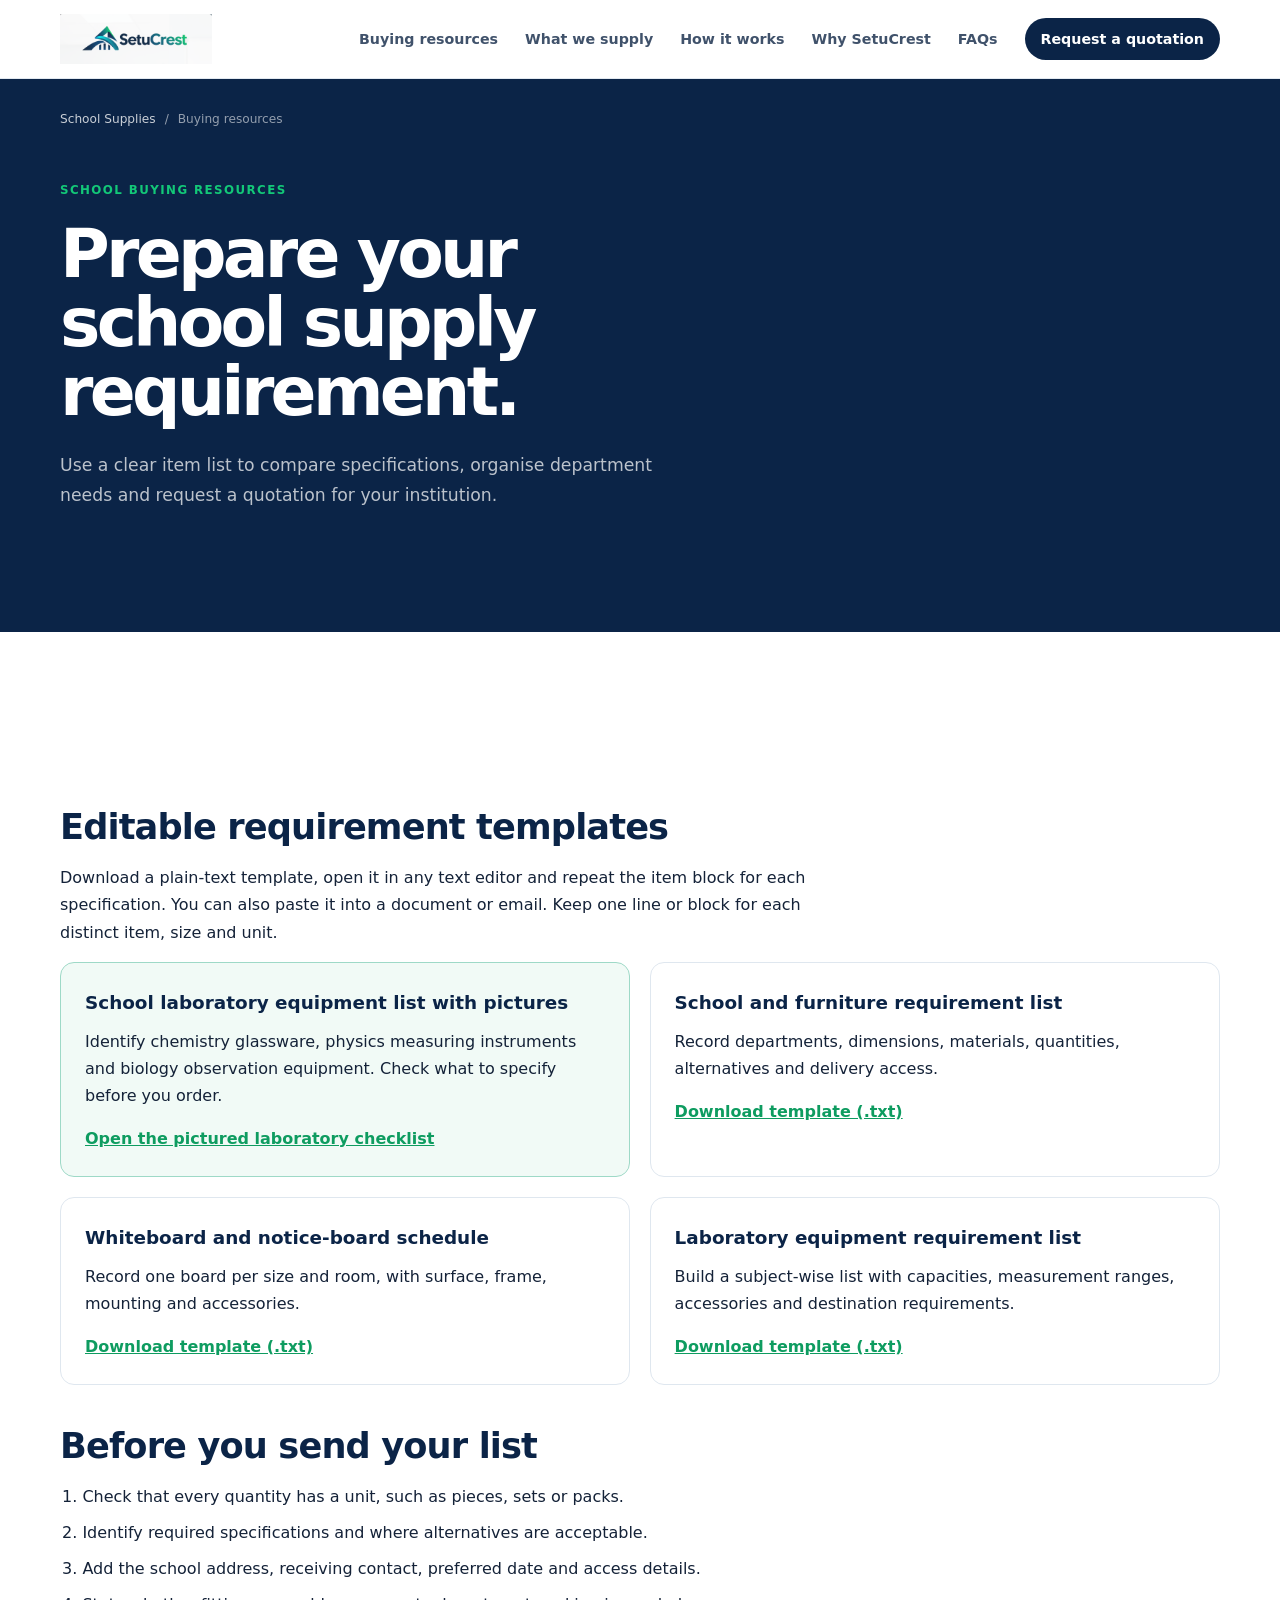
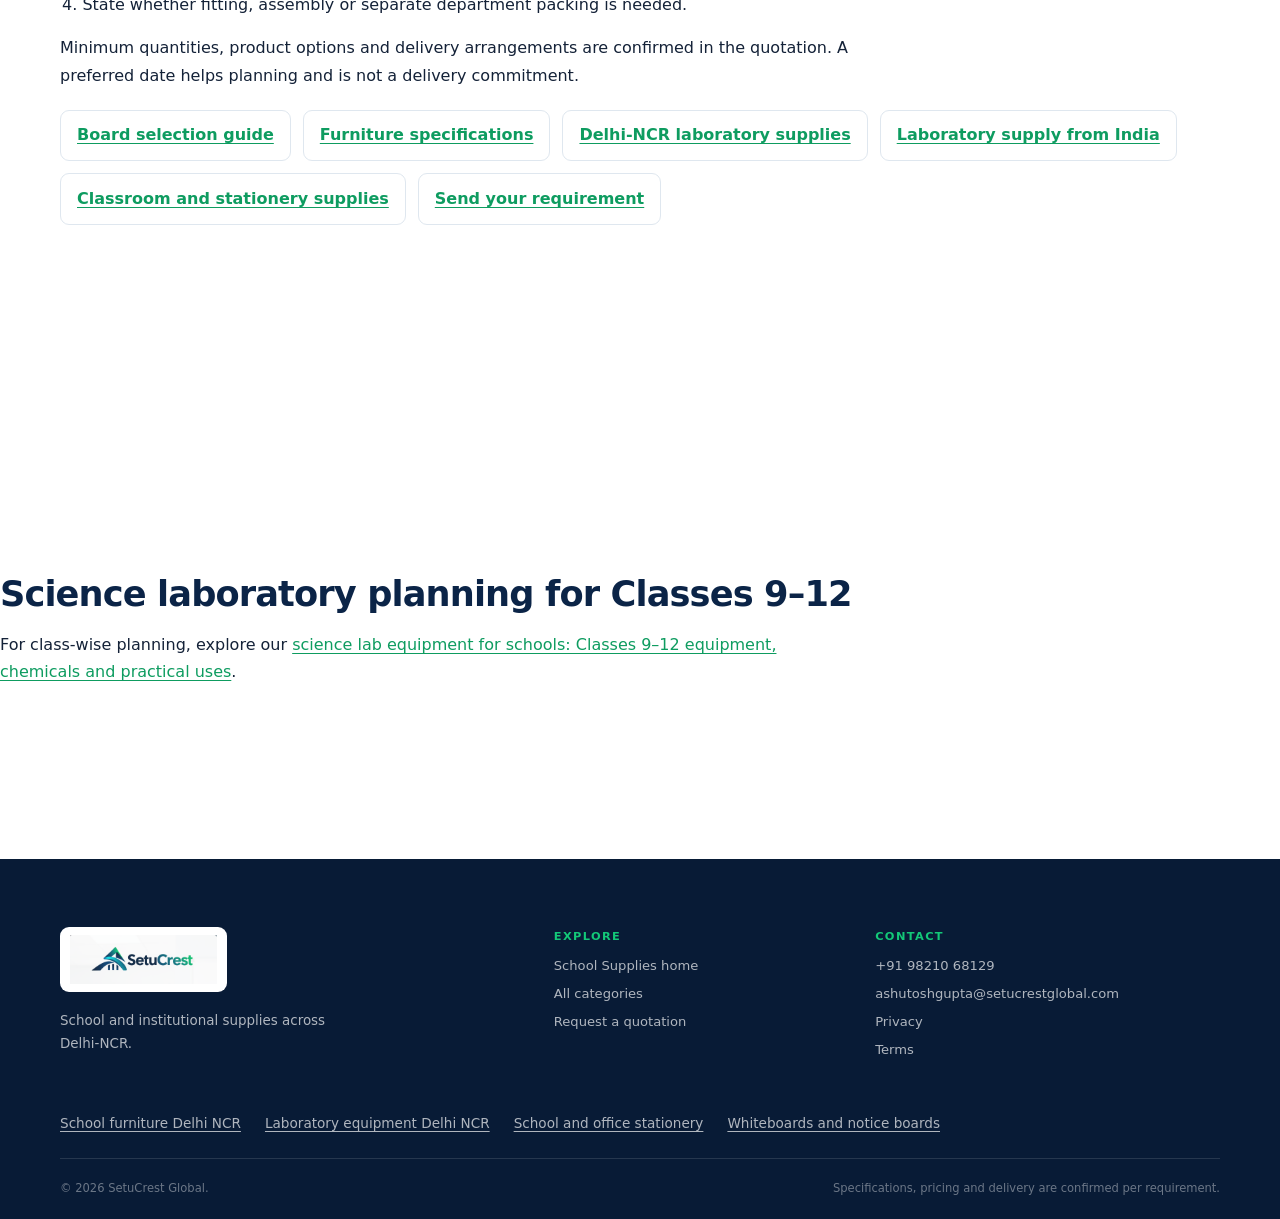
<file: resources/index.html>
<!doctype html>
<html lang="en-IN">
<head>
  <script async src="https://www.googletagmanager.com/gtag/js?id=G-3E05BDB3VY"></script><script>window.dataLayer=window.dataLayer||[];function gtag(){dataLayer.push(arguments)}gtag('js',new Date());gtag('config','G-3E05BDB3VY');</script>
  <meta charset="utf-8"><meta name="viewport" content="width=device-width,initial-scale=1"><title>School Buying Guides &amp; Requirement Templates | SetuCrest</title><meta name="description" content="School buying guides and editable requirement templates for furniture, laboratory equipment, boards and stationery in Delhi NCR. Send your requirement."><meta name="robots" content="index,follow,max-image-preview:large"><link rel="canonical" href="https://school-supplies.setucrestglobal.com/resources/"><meta property="og:type" content="website"><meta property="og:title" content="School Buying Guides &amp; Requirement Templates | SetuCrest"><meta property="og:url" content="https://school-supplies.setucrestglobal.com/resources/"><meta property="og:image" content="https://school-supplies.setucrestglobal.com/assets/school-classroom-supplies-delhi.webp">
  <link rel="icon" href="/assets/setucrest-logo.webp"><!-- BEGIN GENERATED STYLES -->
<style id="critical-css">:root { --navy: #0b2447; --navy-2: #102f59; --ink: #142238; --muted: #66758a; --line: #dfe7ef; --soft: #f5f8fb; --white: #ffffff; --green: #13c878; --green-dark: #0e9c60; --cyan: #14bad0; --shadow: 0 24px 60px rgba(11, 36, 71, .12); --radius: 22px; } * { box-sizing: border-box; } html { scroll-behavior: smooth; } body { margin: 0; color: var(--ink); background: var(--white); font-family: Inter, ui-sans-serif, system-ui, -apple-system, BlinkMacSystemFont, "Segoe UI", sans-serif; font-size: 1rem; line-height: 1.6; } button, input, select, textarea { font: inherit; } a { color: inherit; text-decoration: none; } button, a { -webkit-tap-highlight-color: transparent; } img { display: block; max-width: 100%; height: auto; } .container { width: min(1160px, calc(100% - 48px)); margin: 0 auto; } .sr-only { position: absolute; width: 1px; height: 1px; padding: 0; margin: -1px; overflow: hidden; clip: rect(0, 0, 0, 0); white-space: nowrap; border: 0; } .skip-link { position: fixed; top: 12px; left: 12px; z-index: 100; padding: 10px 14px; color: var(--white); background: var(--navy); border-radius: 8px; transform: translateY(-160%); transition: transform .2s ease; } .skip-link:focus { transform: translateY(0); } .site-header { position: sticky; top: 0; z-index: 20; background: rgba(255, 255, 255, .94); border-bottom: 1px solid rgba(223, 231, 239, .9); backdrop-filter: blur(16px); } .nav-wrap { display: flex; align-items: center; justify-content: space-between; min-height: 78px; gap: 32px; } .brand { width: 152px; flex: 0 0 auto; } .brand img { width: 100%; height: auto; } .site-nav { display: flex; align-items: center; gap: 27px; font-size: .89rem; font-weight: 600; color: #40526b; } .site-nav a:not(.nav-cta) { transition: color .2s ease; } .site-nav a:not(.nav-cta):hover, .site-nav a:not(.nav-cta):focus-visible { color: var(--navy); } .nav-cta { padding: 10px 16px; color: var(--white); background: var(--navy); border-radius: 999px; transition: background .2s ease, transform .2s ease; } .nav-cta:hover, .nav-cta:focus-visible { background: var(--navy-2); transform: translateY(-1px); } .menu-toggle { display: none; padding: 8px; background: transparent; border: 0; cursor: pointer; } .menu-toggle span:not(.sr-only) { display: block; width: 22px; height: 2px; margin: 5px 0; background: var(--navy); } .hero { position: relative; overflow: hidden; color: var(--white); background: var(--navy); isolation: isolate; } .hero::before { content: ""; position: absolute; inset: 0; z-index: -2; opacity: .32; background: radial-gradient(circle at 80% 18%, rgba(20, 186, 208, .56), transparent 29%), radial-gradient(circle at 22% 86%, rgba(19, 200, 120, .24), transparent 34%); } .hero::after { content: ""; position: absolute; inset: 0; z-index: -1; opacity: .1; background-image: linear-gradient(rgba(255,255,255,.4) 1px, transparent 1px), linear-gradient(90deg, rgba(255,255,255,.4) 1px, transparent 1px); background-size: 72px 72px; mask-image: linear-gradient(to bottom, black, transparent 86%); } .hero-orb { position: absolute; border: 1px solid rgba(255,255,255,.16); border-radius: 50%; pointer-events: none; } .hero-orb-one { width: 440px; height: 440px; right: -170px; top: -220px; } .hero-orb-two { width: 600px; height: 600px; right: -250px; top: -300px; opacity: .55; } .hero-grid { display: grid; grid-template-columns: minmax(0, 1.16fr) minmax(360px, .84fr); align-items: center; gap: 84px; min-height: 594px; padding-top: 76px; padding-bottom: 90px; } .hero-copy { max-width: 700px; } .eyebrow { display: flex; align-items: center; gap: 12px; margin: 0 0 20px; color: var(--green); font-size: .74rem; font-weight: 800; letter-spacing: .12em; line-height: 1.4; text-transform: uppercase; } .eyebrow-dark { color: var(--green-dark); } .eyebrow-line { display: inline-block; width: 35px; height: 2px; background: currentColor; } h1, h2, h3, p { margin-top: 0; } h1 { max-width: 730px; margin-bottom: 24px; font-size: clamp(2.8rem, 5.7vw, 5.3rem); letter-spacing: -.055em; line-height: 1.02; } h1 span { color: #8debd0; } .hero-lede { max-width: 635px; margin-bottom: 31px; color: rgba(255,255,255,.78); font-size: 1.1rem; line-height: 1.75; } .hero-actions { display: flex; flex-wrap: wrap; align-items: center; gap: 12px; } .button { display: inline-flex; align-items: center; justify-content: center; gap: 12px; min-height: 50px; padding: 13px 20px; border: 1px solid transparent; border-radius: 999px; font-weight: 750; font-size: .92rem; line-height: 1.2; cursor: pointer; transition: transform .2s ease, background .2s ease, border-color .2s ease; } .button:hover, .button:focus-visible { transform: translateY(-2px); } .button-primary { color: var(--navy); background: var(--green); } .button-primary:hover, .button-primary:focus-visible { background: #36dc91; } .button-secondary { color: var(--white); border-color: rgba(255,255,255,.27); background: rgba(255,255,255,.08); } .button-secondary:hover, .button-secondary:focus-visible { background: rgba(255,255,255,.16); } .hero-note { margin: 22px 0 0; color: rgba(255,255,255,.52); font-size: .84rem; } .requirement-card { position: relative; padding: 33px 31px 29px; color: var(--ink); background: rgba(255,255,255,.96); border-radius: var(--radius); box-shadow: var(--shadow); } .requirement-card::before { content: ""; position: absolute; left: 31px; top: 0; width: 78px; height: 4px; background: var(--green); border-radius: 0 0 6px 6px; } .card-topline { display: flex; align-items: center; gap: 9px; margin-bottom: 25px; color: var(--green-dark); font-size: .74rem; font-weight: 800; letter-spacing: .12em; text-transform: uppercase; } .status-dot { width: 8px; height: 8px; background: var(--green); border-radius: 50%; box-shadow: 0 0 0 5px rgba(19, 200, 120, .13); } .requirement-card h2 { max-width: 280px; margin-bottom: 11px; color: var(--navy); font-size: 1.75rem; letter-spacing: -.035em; line-height: 1.16; } .requirement-card > p { margin-bottom: 24px; color: var(--muted); font-size: .92rem; line-height: 1.7; } .mini-list { display: grid; gap: 13px; padding: 19px 0; border-top: 1px solid var(--line); border-bottom: 1px solid var(--line); } .mini-list > div { display: flex; align-items: center; gap: 13px; color: #34455d; font-size: .88rem; font-weight: 650; } .mini-icon { display: inline-grid; place-items: center; width: 27px; height: 27px; color: var(--navy); background: #e6f7f1; border-radius: 8px; font-size: .68rem; font-weight: 850; } .card-link, .text-link { display: inline-flex; align-items: center; gap: 9px; margin-top: 22px; color: var(--navy); font-weight: 800; font-size: .9rem; } .card-link:hover, .text-link:hover { color: var(--green-dark); } .hero-bottom-line { position: absolute; bottom: 0; left: 0; width: 100%; height: 6px; background: linear-gradient(90deg, var(--green) 0 28%, var(--cyan) 28% 68%, transparent 68%); } .trust-strip { background: #f0f6f8; border-bottom: 1px solid var(--line); } .trust-grid { display: grid; grid-template-columns: repeat(4, 1fr); gap: 24px; padding-top: 23px; padding-bottom: 23px; } .trust-grid > div { display: grid; gap: 2px; padding-left: 17px; border-left: 2px solid #a9e6d3; } .trust-grid strong { color: var(--navy); font-size: .88rem; } .trust-grid span { color: var(--muted); font-size: .78rem; } .detail-hero { padding: 31px 0 92px; color: var(--white); background: var(--navy); } .breadcrumbs { display: flex; flex-wrap: wrap; align-items: center; gap: 9px; margin-bottom: 53px; color: rgba(255,255,255,.56); font-size: .76rem; } .breadcrumbs a { color: rgba(255,255,255,.78); } .breadcrumbs a:hover { color: var(--green); } .detail-hero-grid { display: grid; grid-template-columns: minmax(0, 1fr) minmax(360px, .84fr); gap: 78px; align-items: center; } .detail-copy { max-width: 690px; } .detail-copy h1 { max-width: 700px; margin-bottom: 23px; color: var(--white); font-size: clamp(2.75rem, 5.3vw, 5rem); letter-spacing: -.055em; line-height: 1.02; } .detail-lede { max-width: 625px; margin-bottom: 30px; color: rgba(255,255,255,.72); font-size: 1.08rem; line-height: 1.75; } .detail-note { margin: 22px 0 0; color: rgba(255,255,255,.48); font-size: .78rem; line-height: 1.6; } .detail-image { margin: 0; overflow: hidden; background: #153b61; border: 1px solid rgba(255,255,255,.18); border-radius: var(--radius); box-shadow: 0 24px 60px rgba(0,0,0,.25); } .detail-image img { display: block; width: 100%; aspect-ratio: 4 / 3; object-fit: cover; } .detail-image figcaption { padding: 13px 16px 15px; color: rgba(255,255,255,.63); background: rgba(0,0,0,.16); font-size: .74rem; line-height: 1.5; } .guide-hero .detail-copy { max-width: 900px; } .guide-hero .detail-copy h1 { max-width: 900px; } .hero-service-area { max-width: 635px; margin: -12px 0 28px; color: rgba(255,255,255,.78); font-size: 1rem; line-height: 1.75; } .section { padding: 118px 0; } @media (max-width: 980px) { .container { width: min(100% - 38px, 720px); } .site-nav { gap: 16px; font-size: .8rem; }.nav-cta { padding: 9px 13px; } .hero-grid { grid-template-columns: 1fr; gap: 48px; padding-top: 66px; }.hero-copy { max-width: 680px; }.requirement-card { max-width: 560px; } .split-heading, .process-grid, .about-grid, .enquiry-grid, .faq-grid { gap: 55px; }.split-heading { grid-template-columns: 1fr; margin-bottom: 35px; }.category-grid { grid-template-columns: repeat(2, 1fr); }.category-card-wide { grid-column: span 2; } .about-grid { grid-template-columns: 1fr; }.about-points { max-width: 700px; }.enquiry-grid { grid-template-columns: 1fr; }.enquiry-copy > p:not(.eyebrow) { max-width: 600px; }.contact-card { max-width: 500px; } .footer-main { gap: 45px; } } @media (max-width: 700px) { .container { width: min(100% - 32px, 540px); } .nav-wrap { min-height: 68px; }.brand { width: 134px; }.menu-toggle { display: block; }.site-nav { position: absolute; top: calc(100% + 1px); right: 0; left: 0; display: none; flex-direction: column; align-items: stretch; gap: 0; padding: 9px 16px 16px; background: var(--white); border-bottom: 1px solid var(--line); box-shadow: 0 18px 30px rgba(11,36,71,.08); }.site-nav.is-open { display: flex; }.site-nav a { padding: 12px 0; }.site-nav .nav-cta { margin-top: 7px; padding: 12px 16px; text-align: center; } .hero-grid { min-height: auto; padding-top: 55px; padding-bottom: 73px; }.hero-orb-one { right: -280px; }.hero-orb-two { right: -350px; }.eyebrow { font-size: .65rem; }.eyebrow-line { width: 25px; }.hero-lede { font-size: 1rem; }.hero-actions { align-items: stretch; flex-direction: column; }.hero-actions .button { width: 100%; }.requirement-card { padding: 29px 23px 25px; }.requirement-card::before { left: 23px; } .trust-grid { grid-template-columns: 1fr 1fr; gap: 18px 15px; }.trust-grid > div { padding-left: 11px; }.trust-grid strong { font-size: .78rem; }.trust-grid span { font-size: .69rem; } .section { padding: 78px 0; }.section-heading h2, .process-intro h2, .about-panel h2, .enquiry-copy h2, .faq-grid h2 { font-size: 2.25rem; }.category-grid { grid-template-columns: 1fr; }.category-card, .category-card-wide { grid-column: auto; min-height: auto; }.category-card-wide { flex-direction: column; gap: 0; }.category-card-wide a { margin-top: auto; margin-left: 0; }.category-icon { margin-bottom: 20px; }.category-card-wide.has-image .category-image { flex: 0 0 auto; width: 100%; height: 180px; min-height: 0; }.category-card-wide-copy { padding: 24px 23px 25px; } .process-grid { grid-template-columns: 1fr; }.about-points { grid-template-columns: 1fr; gap: 25px; }.about-panel { padding: 30px 24px; }.panel-rule { margin-top: 32px; } .enquiry-section { padding: 78px 0; }.enquiry-grid { grid-template-columns: 1fr; }.enquiry-form { padding: 24px 19px; }.form-intro { display: block; }.form-intro h3 { margin-bottom: 6px; }.form-row { grid-template-columns: 1fr; gap: 0; }.contact-card { align-items: flex-start; }.contact-card a { display: block; margin: 2px 0 0; }.contact-card-combined { grid-template-columns: 49px minmax(0, 1fr); }.contact-qr { grid-column: 2; margin-top: 16px !important; }.contact-qr img { width: 150px; height: 150px; }.zoho-form-frame, .zoho-form-frame iframe { height: 1450px; } .faq-grid { grid-template-columns: 1fr; gap: 37px; }.faq-list summary { font-size: .9rem; }.faq-list details p { font-size: .82rem; } .footer-main { grid-template-columns: 1fr 1fr; gap: 35px 22px; padding-top: 50px; }.footer-main > div:first-child { grid-column: span 2; }.footer-bottom { display: block; }.footer-bottom span { display: block; margin-bottom: 7px; } } @media (max-width: 980px) { .detail-hero-grid { grid-template-columns: 1fr; gap: 42px; } .detail-copy { max-width: 700px; } .detail-image { max-width: 620px; } .detail-intro-grid { grid-template-columns: 1fr; gap: 18px; } .detail-card-grid { grid-template-columns: 1fr 1fr; } .detail-card:last-child { grid-column: span 2; } .detail-check-grid { grid-template-columns: 1fr 1fr; } .detail-cta-grid { align-items: flex-start; flex-direction: column; } } @media (max-width: 700px) { .detail-hero { padding-bottom: 67px; } .breadcrumbs { margin-bottom: 35px; font-size: .7rem; } .detail-copy h1 { font-size: clamp(2.35rem, 12vw, 3.55rem); } .detail-lede { font-size: .97rem; } .detail-card-grid, .detail-check-grid { grid-template-columns: 1fr; } .detail-card, .detail-card:last-child { grid-column: auto; min-height: 0; } .detail-check-section { margin-top: 58px; padding: 28px 21px; } .detail-faq, .detail-related { margin-top: 58px; } .detail-faq-list summary { font-size: .9rem; } .detail-cta { padding: 61px 0; } } @media(max-width:700px){.buying-cards{grid-template-columns:1fr}.buying-card{padding:1.2rem}.buying-guide{margin:2.5rem 0}.buying-table th,.buying-table td{padding:.8rem}.buying-links a{width:100%}} @media print{.buying-table-wrap{overflow:visible}.buying-links a{border:0;padding:0}.buying-card{break-inside:avoid}} @media (max-width: 980px) { .product-grid { grid-template-columns: repeat(2, minmax(0, 1fr)); } } @media (max-width: 600px) { .product-catalog { margin-top: 3rem; } .product-grid { grid-template-columns: minmax(0, 1fr); gap: 20px; } .product-body { padding: 21px; } .product-photo { aspect-ratio: 3 / 2; } } @media print { .product-card { break-inside: avoid; } .product-grid { grid-template-columns: repeat(2, minmax(0, 1fr)); } .product-action, .catalog-jump { display: none; } }</style>
<link rel="stylesheet" href="/styles.css?v=46ccc3d35614" media="print" onload="this.media='all'">
<noscript><link rel="stylesheet" href="/styles.css?v=46ccc3d35614"></noscript>
<!-- END GENERATED STYLES -->
  <script>(function(c,l,a,r,i,t,y){c[a]=c[a]||function(){(c[a].q=c[a].q||[]).push(arguments)};t=l.createElement(r);t.async=1;t.src="https://www.clarity.ms/tag/"+i;y=l.getElementsByTagName(r)[0];y.parentNode.insertBefore(t,y)})(window,document,"clarity","script","ye3j85ac3u");</script>
</head><body><a class="skip-link" href="#main-content">Skip to content</a><header class="site-header"><div class="container nav-wrap"><a class="brand" href="../"><img src="/assets/setucrest-logo.webp" alt="SetuCrest Global" width="420" height="140" decoding="async"></a><button class="menu-toggle" type="button" aria-expanded="false" aria-controls="site-navigation"><span class="sr-only">Toggle navigation</span><span></span><span></span><span></span></button><nav class="site-nav" id="site-navigation"><a href="/resources/">Buying resources</a><a href="../#categories">What we supply</a><a href="../#how-it-works">How it works</a><a href="../#about">Why SetuCrest</a><a href="../#faqs">FAQs</a><a class="nav-cta" href="../#enquiry">Request a quotation</a></nav></div></header>
<main id="main-content"><section class="detail-hero"><div class="container"><nav class="breadcrumbs" aria-label="Breadcrumb"><a href="/">School Supplies</a><span>/</span><span>Buying resources</span></nav><div class="detail-copy"><p class="eyebrow">SCHOOL BUYING RESOURCES</p><h1>Prepare your school supply requirement.</h1><p class="detail-lede">Use a clear item list to compare specifications, organise department needs and request a quotation for your institution.</p></div></div></section><section class="section"><div class="container"><div class="buying-guide"><h2>Editable requirement templates</h2><p>Download a plain-text template, open it in any text editor and repeat the item block for each specification. You can also paste it into a document or email. Keep one line or block for each distinct item, size and unit.</p><div class="buying-cards"><article class="buying-card pictured-guide-card"><h3>School laboratory equipment list with pictures</h3><p>Identify chemistry glassware, physics measuring instruments and biology observation equipment. Check what to specify before you order.</p><a href="/resources/school-laboratory-equipment-list/">Open the pictured laboratory checklist</a></article><article class="buying-card"><h3>School and furniture requirement list</h3><p>Record departments, dimensions, materials, quantities, alternatives and delivery access.</p><a href="/downloads/school-requirement-template.txt" download>Download template (.txt)</a></article><article class="buying-card"><h3>Whiteboard and notice-board schedule</h3><p>Record one board per size and room, with surface, frame, mounting and accessories.</p><a href="/downloads/board-requirement-template.txt" download>Download template (.txt)</a></article><article class="buying-card"><h3>Laboratory equipment requirement list</h3><p>Build a subject-wise list with capacities, measurement ranges, accessories and destination requirements.</p><a href="/downloads/laboratory-requirement-template.txt" download>Download template (.txt)</a></article></div><h2 style="margin-top:2.5rem">Before you send your list</h2><ol><li>Check that every quantity has a unit, such as pieces, sets or packs.</li><li>Identify required specifications and where alternatives are acceptable.</li><li>Add the school address, receiving contact, preferred date and access details.</li><li>State whether fitting, assembly or separate department packing is needed.</li></ol><p>Minimum quantities, product options and delivery arrangements are confirmed in the quotation. A preferred date helps planning and is not a delivery commitment.</p><div class="buying-links"><a href="/school-whiteboards-notice-boards-delhi-ncr/">Board selection guide</a><a href="/school-furniture-delhi-ncr/">Furniture specifications</a><a href="/school-laboratory-equipment-delhi-ncr/">Delhi-NCR laboratory supplies</a><a href="/school-laboratory-equipment/">Laboratory supply from India</a><a href="/school-stationery-classroom-supplies-delhi-ncr/">Classroom and stationery supplies</a><a href="/#enquiry">Send your requirement</a></div></div></div></section><section class="section"><div class="container buying-guide"><h2>Science laboratory planning for Classes 9–12</h2><p class="catalog-guide-link">For class-wise planning, explore our <a href="/scientific-equipment-for-schools/">science lab equipment for schools: Classes 9–12 equipment, chemicals and practical uses</a>.</p></div></section></main><footer class="site-footer"><div class="container footer-main"><div><a class="footer-brand" href="../"><img src="/assets/setucrest-logo.webp" alt="SetuCrest Global" width="420" height="140" decoding="async"></a><p>School and institutional supplies across Delhi-NCR.</p></div><div><p class="footer-label">Explore</p><div class="footer-links"><a href="../">School Supplies home</a><a href="../#categories">All categories</a><a href="../#enquiry">Request a quotation</a></div></div><div><p class="footer-label">Contact</p><div class="footer-links"><a href="tel:+919821068129">+91 98210 68129</a><a href="mailto:ashutoshgupta@setucrestglobal.com">ashutoshgupta@setucrestglobal.com</a><a href="https://setucrestglobal.com/privacy/">Privacy</a><a href="https://setucrestglobal.com/terms/">Terms</a></div></div></div><div class="container"><nav class="footer-supply-links" aria-label="School supply categories"><a href="/school-furniture-delhi-ncr/">School furniture Delhi NCR</a><a href="/school-laboratory-equipment-delhi-ncr/">Laboratory equipment Delhi NCR</a><a href="/school-stationery-classroom-supplies-delhi-ncr/">School and office stationery</a><a href="/school-whiteboards-notice-boards-delhi-ncr/">Whiteboards and notice boards</a></nav></div><div class="container footer-bottom"><span>© <span id="current-year">2026</span> SetuCrest Global.</span><span>Specifications, pricing and delivery are confirmed per requirement.</span></div></footer><script src="../script.js" defer></script></body></html>
</file>
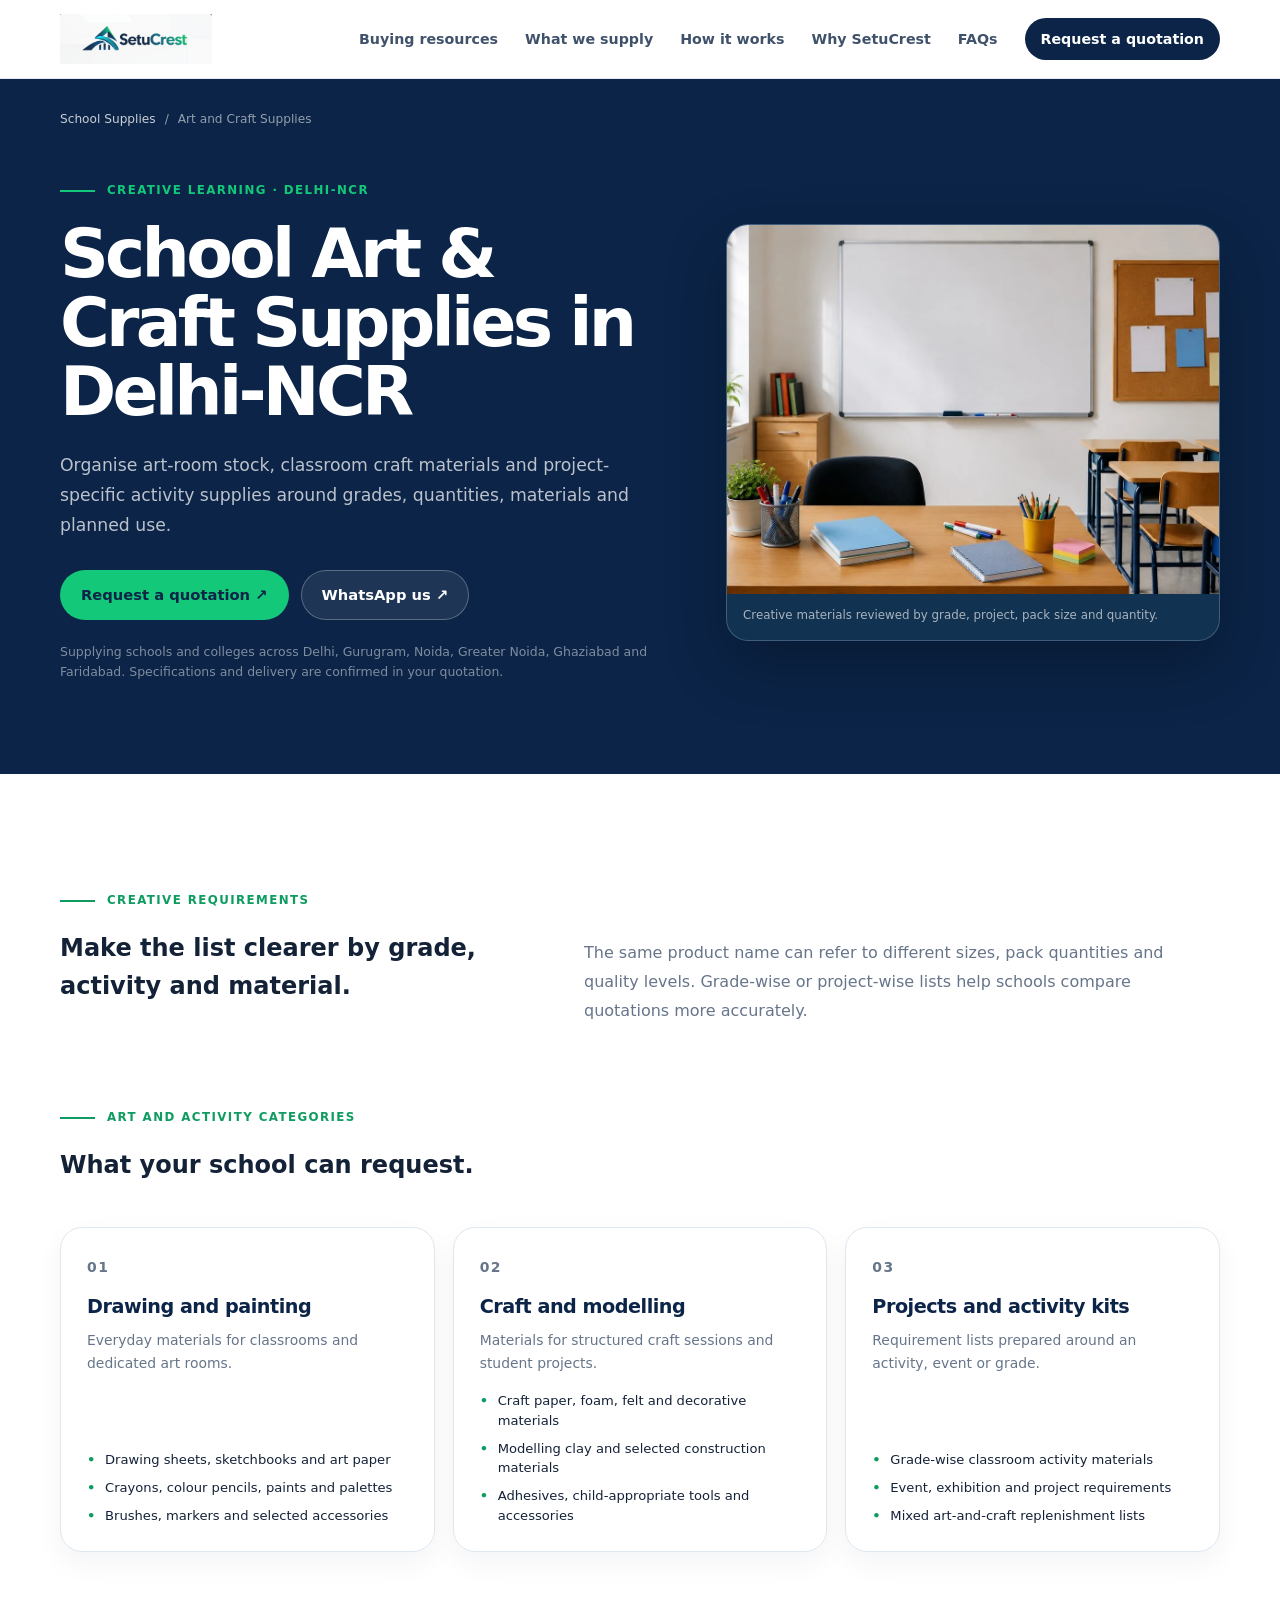
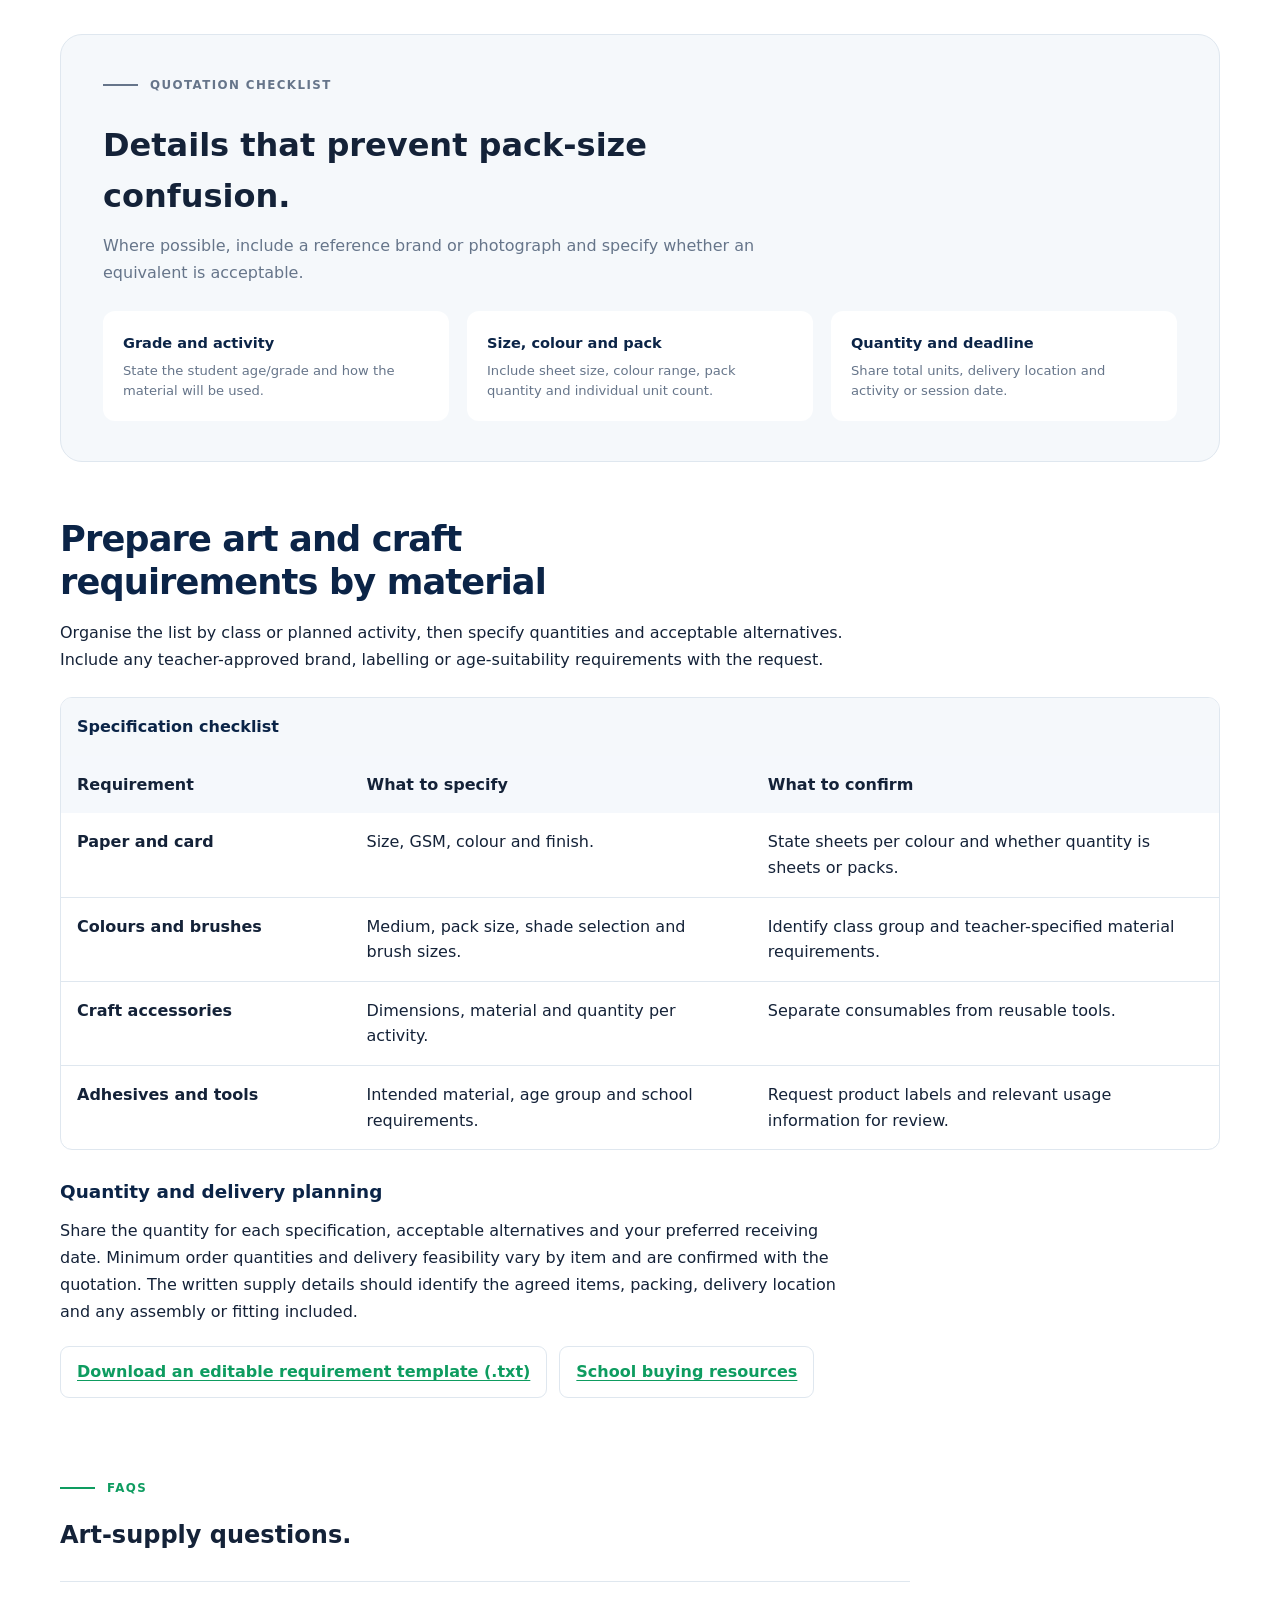
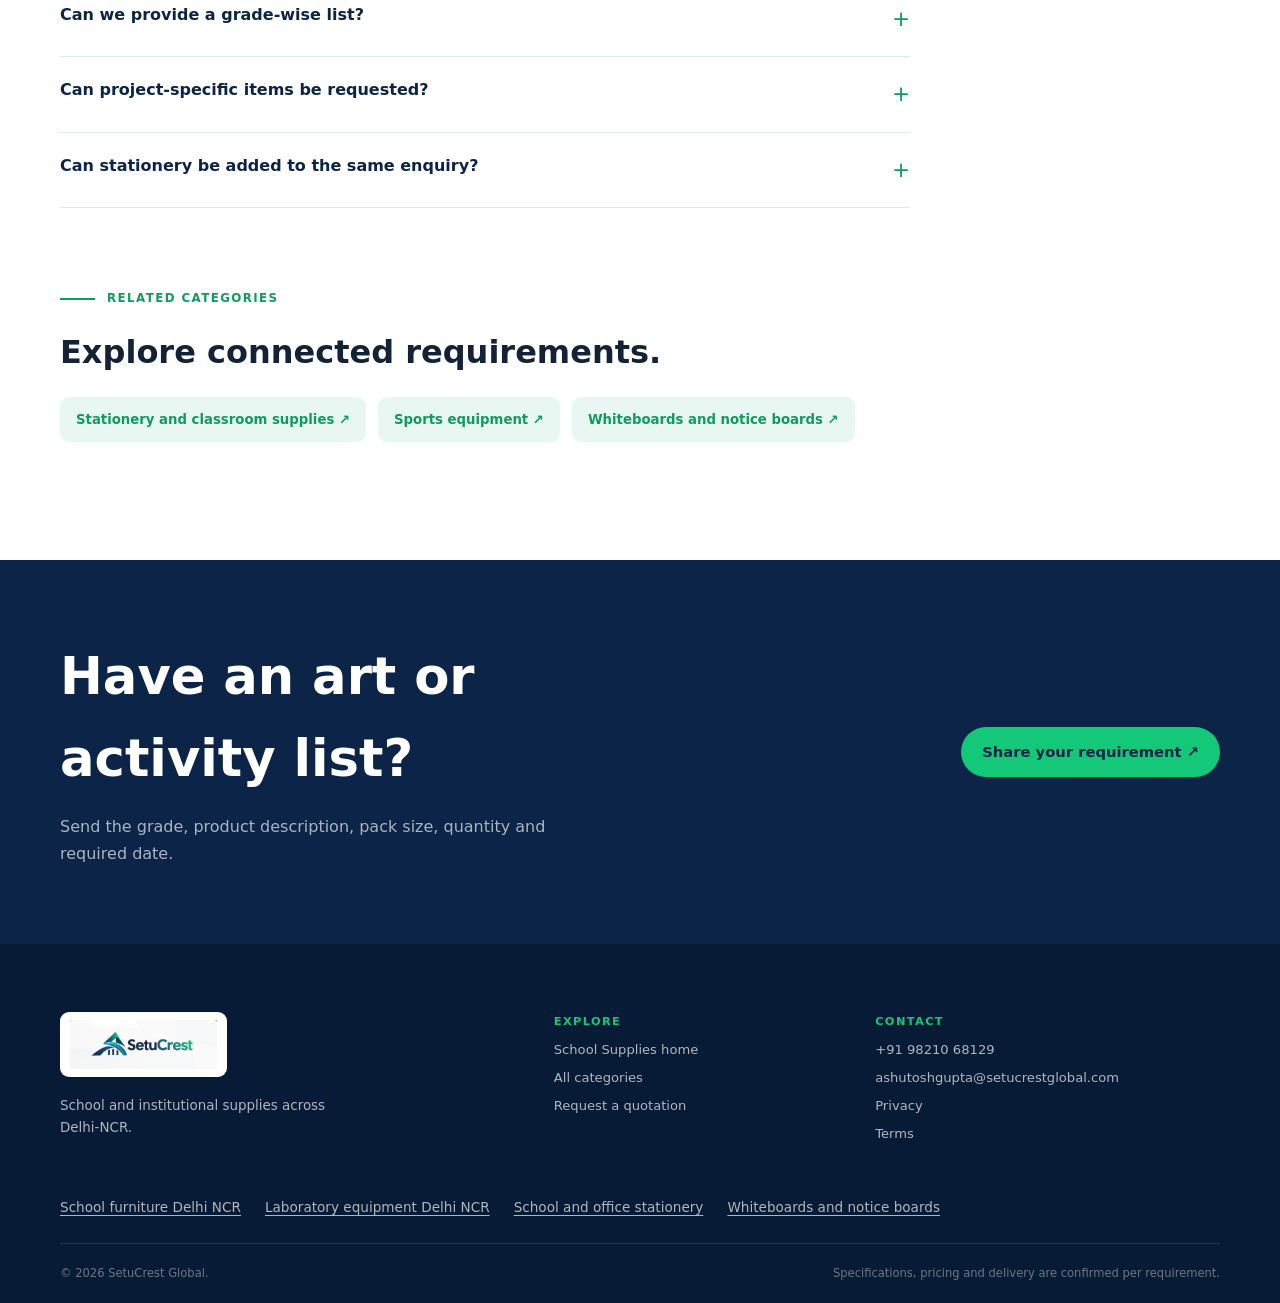
<file: school-art-craft-supplies-delhi-ncr/index.html>
<!doctype html>
<html lang="en-IN">
<head>
  <script async src="https://www.googletagmanager.com/gtag/js?id=G-3E05BDB3VY"></script><script>window.dataLayer=window.dataLayer||[];function gtag(){dataLayer.push(arguments)}gtag('js',new Date());gtag('config','G-3E05BDB3VY');</script>
  <meta charset="utf-8"><meta name="viewport" content="width=device-width,initial-scale=1"><title>School Art &amp; Craft Supplies in Delhi NCR | SetuCrest</title><meta name="description" content="School art and craft supplies in Delhi NCR for classrooms, activity rooms and projects. Share materials, pack sizes and quantities. Get a quotation."><meta name="robots" content="index,follow,max-image-preview:large"><link rel="canonical" href="https://school-supplies.setucrestglobal.com/school-art-craft-supplies-delhi-ncr/"><meta property="og:type" content="website"><meta property="og:title" content="School Art &amp; Craft Supplies in Delhi NCR | SetuCrest"><meta property="og:url" content="https://school-supplies.setucrestglobal.com/school-art-craft-supplies-delhi-ncr/"><meta property="og:image" content="https://school-supplies.setucrestglobal.com/assets/school-art-sports-supplies-delhi.webp">
  <link rel="icon" href="/assets/setucrest-logo.webp"><!-- BEGIN GENERATED STYLES -->
<style id="critical-css">:root { --navy: #0b2447; --navy-2: #102f59; --ink: #142238; --muted: #66758a; --line: #dfe7ef; --soft: #f5f8fb; --white: #ffffff; --green: #13c878; --green-dark: #0e9c60; --cyan: #14bad0; --shadow: 0 24px 60px rgba(11, 36, 71, .12); --radius: 22px; } * { box-sizing: border-box; } html { scroll-behavior: smooth; } body { margin: 0; color: var(--ink); background: var(--white); font-family: Inter, ui-sans-serif, system-ui, -apple-system, BlinkMacSystemFont, "Segoe UI", sans-serif; font-size: 1rem; line-height: 1.6; } button, input, select, textarea { font: inherit; } a { color: inherit; text-decoration: none; } button, a { -webkit-tap-highlight-color: transparent; } img { display: block; max-width: 100%; height: auto; } .container { width: min(1160px, calc(100% - 48px)); margin: 0 auto; } .sr-only { position: absolute; width: 1px; height: 1px; padding: 0; margin: -1px; overflow: hidden; clip: rect(0, 0, 0, 0); white-space: nowrap; border: 0; } .skip-link { position: fixed; top: 12px; left: 12px; z-index: 100; padding: 10px 14px; color: var(--white); background: var(--navy); border-radius: 8px; transform: translateY(-160%); transition: transform .2s ease; } .skip-link:focus { transform: translateY(0); } .site-header { position: sticky; top: 0; z-index: 20; background: rgba(255, 255, 255, .94); border-bottom: 1px solid rgba(223, 231, 239, .9); backdrop-filter: blur(16px); } .nav-wrap { display: flex; align-items: center; justify-content: space-between; min-height: 78px; gap: 32px; } .brand { width: 152px; flex: 0 0 auto; } .brand img { width: 100%; height: auto; } .site-nav { display: flex; align-items: center; gap: 27px; font-size: .89rem; font-weight: 600; color: #40526b; } .site-nav a:not(.nav-cta) { transition: color .2s ease; } .site-nav a:not(.nav-cta):hover, .site-nav a:not(.nav-cta):focus-visible { color: var(--navy); } .nav-cta { padding: 10px 16px; color: var(--white); background: var(--navy); border-radius: 999px; transition: background .2s ease, transform .2s ease; } .nav-cta:hover, .nav-cta:focus-visible { background: var(--navy-2); transform: translateY(-1px); } .menu-toggle { display: none; padding: 8px; background: transparent; border: 0; cursor: pointer; } .menu-toggle span:not(.sr-only) { display: block; width: 22px; height: 2px; margin: 5px 0; background: var(--navy); } .hero { position: relative; overflow: hidden; color: var(--white); background: var(--navy); isolation: isolate; } .hero::before { content: ""; position: absolute; inset: 0; z-index: -2; opacity: .32; background: radial-gradient(circle at 80% 18%, rgba(20, 186, 208, .56), transparent 29%), radial-gradient(circle at 22% 86%, rgba(19, 200, 120, .24), transparent 34%); } .hero::after { content: ""; position: absolute; inset: 0; z-index: -1; opacity: .1; background-image: linear-gradient(rgba(255,255,255,.4) 1px, transparent 1px), linear-gradient(90deg, rgba(255,255,255,.4) 1px, transparent 1px); background-size: 72px 72px; mask-image: linear-gradient(to bottom, black, transparent 86%); } .hero-orb { position: absolute; border: 1px solid rgba(255,255,255,.16); border-radius: 50%; pointer-events: none; } .hero-orb-one { width: 440px; height: 440px; right: -170px; top: -220px; } .hero-orb-two { width: 600px; height: 600px; right: -250px; top: -300px; opacity: .55; } .hero-grid { display: grid; grid-template-columns: minmax(0, 1.16fr) minmax(360px, .84fr); align-items: center; gap: 84px; min-height: 594px; padding-top: 76px; padding-bottom: 90px; } .hero-copy { max-width: 700px; } .eyebrow { display: flex; align-items: center; gap: 12px; margin: 0 0 20px; color: var(--green); font-size: .74rem; font-weight: 800; letter-spacing: .12em; line-height: 1.4; text-transform: uppercase; } .eyebrow-dark { color: var(--green-dark); } .eyebrow-line { display: inline-block; width: 35px; height: 2px; background: currentColor; } h1, h2, h3, p { margin-top: 0; } h1 { max-width: 730px; margin-bottom: 24px; font-size: clamp(2.8rem, 5.7vw, 5.3rem); letter-spacing: -.055em; line-height: 1.02; } h1 span { color: #8debd0; } .hero-lede { max-width: 635px; margin-bottom: 31px; color: rgba(255,255,255,.78); font-size: 1.1rem; line-height: 1.75; } .hero-actions { display: flex; flex-wrap: wrap; align-items: center; gap: 12px; } .button { display: inline-flex; align-items: center; justify-content: center; gap: 12px; min-height: 50px; padding: 13px 20px; border: 1px solid transparent; border-radius: 999px; font-weight: 750; font-size: .92rem; line-height: 1.2; cursor: pointer; transition: transform .2s ease, background .2s ease, border-color .2s ease; } .button:hover, .button:focus-visible { transform: translateY(-2px); } .button-primary { color: var(--navy); background: var(--green); } .button-primary:hover, .button-primary:focus-visible { background: #36dc91; } .button-secondary { color: var(--white); border-color: rgba(255,255,255,.27); background: rgba(255,255,255,.08); } .button-secondary:hover, .button-secondary:focus-visible { background: rgba(255,255,255,.16); } .hero-note { margin: 22px 0 0; color: rgba(255,255,255,.52); font-size: .84rem; } .requirement-card { position: relative; padding: 33px 31px 29px; color: var(--ink); background: rgba(255,255,255,.96); border-radius: var(--radius); box-shadow: var(--shadow); } .requirement-card::before { content: ""; position: absolute; left: 31px; top: 0; width: 78px; height: 4px; background: var(--green); border-radius: 0 0 6px 6px; } .card-topline { display: flex; align-items: center; gap: 9px; margin-bottom: 25px; color: var(--green-dark); font-size: .74rem; font-weight: 800; letter-spacing: .12em; text-transform: uppercase; } .status-dot { width: 8px; height: 8px; background: var(--green); border-radius: 50%; box-shadow: 0 0 0 5px rgba(19, 200, 120, .13); } .requirement-card h2 { max-width: 280px; margin-bottom: 11px; color: var(--navy); font-size: 1.75rem; letter-spacing: -.035em; line-height: 1.16; } .requirement-card > p { margin-bottom: 24px; color: var(--muted); font-size: .92rem; line-height: 1.7; } .mini-list { display: grid; gap: 13px; padding: 19px 0; border-top: 1px solid var(--line); border-bottom: 1px solid var(--line); } .mini-list > div { display: flex; align-items: center; gap: 13px; color: #34455d; font-size: .88rem; font-weight: 650; } .mini-icon { display: inline-grid; place-items: center; width: 27px; height: 27px; color: var(--navy); background: #e6f7f1; border-radius: 8px; font-size: .68rem; font-weight: 850; } .card-link, .text-link { display: inline-flex; align-items: center; gap: 9px; margin-top: 22px; color: var(--navy); font-weight: 800; font-size: .9rem; } .card-link:hover, .text-link:hover { color: var(--green-dark); } .hero-bottom-line { position: absolute; bottom: 0; left: 0; width: 100%; height: 6px; background: linear-gradient(90deg, var(--green) 0 28%, var(--cyan) 28% 68%, transparent 68%); } .trust-strip { background: #f0f6f8; border-bottom: 1px solid var(--line); } .trust-grid { display: grid; grid-template-columns: repeat(4, 1fr); gap: 24px; padding-top: 23px; padding-bottom: 23px; } .trust-grid > div { display: grid; gap: 2px; padding-left: 17px; border-left: 2px solid #a9e6d3; } .trust-grid strong { color: var(--navy); font-size: .88rem; } .trust-grid span { color: var(--muted); font-size: .78rem; } .detail-hero { padding: 31px 0 92px; color: var(--white); background: var(--navy); } .breadcrumbs { display: flex; flex-wrap: wrap; align-items: center; gap: 9px; margin-bottom: 53px; color: rgba(255,255,255,.56); font-size: .76rem; } .breadcrumbs a { color: rgba(255,255,255,.78); } .breadcrumbs a:hover { color: var(--green); } .detail-hero-grid { display: grid; grid-template-columns: minmax(0, 1fr) minmax(360px, .84fr); gap: 78px; align-items: center; } .detail-copy { max-width: 690px; } .detail-copy h1 { max-width: 700px; margin-bottom: 23px; color: var(--white); font-size: clamp(2.75rem, 5.3vw, 5rem); letter-spacing: -.055em; line-height: 1.02; } .detail-lede { max-width: 625px; margin-bottom: 30px; color: rgba(255,255,255,.72); font-size: 1.08rem; line-height: 1.75; } .detail-note { margin: 22px 0 0; color: rgba(255,255,255,.48); font-size: .78rem; line-height: 1.6; } .detail-image { margin: 0; overflow: hidden; background: #153b61; border: 1px solid rgba(255,255,255,.18); border-radius: var(--radius); box-shadow: 0 24px 60px rgba(0,0,0,.25); } .detail-image img { display: block; width: 100%; aspect-ratio: 4 / 3; object-fit: cover; } .detail-image figcaption { padding: 13px 16px 15px; color: rgba(255,255,255,.63); background: rgba(0,0,0,.16); font-size: .74rem; line-height: 1.5; } .guide-hero .detail-copy { max-width: 900px; } .guide-hero .detail-copy h1 { max-width: 900px; } .hero-service-area { max-width: 635px; margin: -12px 0 28px; color: rgba(255,255,255,.78); font-size: 1rem; line-height: 1.75; } .section { padding: 118px 0; } @media (max-width: 980px) { .container { width: min(100% - 38px, 720px); } .site-nav { gap: 16px; font-size: .8rem; }.nav-cta { padding: 9px 13px; } .hero-grid { grid-template-columns: 1fr; gap: 48px; padding-top: 66px; }.hero-copy { max-width: 680px; }.requirement-card { max-width: 560px; } .split-heading, .process-grid, .about-grid, .enquiry-grid, .faq-grid { gap: 55px; }.split-heading { grid-template-columns: 1fr; margin-bottom: 35px; }.category-grid { grid-template-columns: repeat(2, 1fr); }.category-card-wide { grid-column: span 2; } .about-grid { grid-template-columns: 1fr; }.about-points { max-width: 700px; }.enquiry-grid { grid-template-columns: 1fr; }.enquiry-copy > p:not(.eyebrow) { max-width: 600px; }.contact-card { max-width: 500px; } .footer-main { gap: 45px; } } @media (max-width: 700px) { .container { width: min(100% - 32px, 540px); } .nav-wrap { min-height: 68px; }.brand { width: 134px; }.menu-toggle { display: block; }.site-nav { position: absolute; top: calc(100% + 1px); right: 0; left: 0; display: none; flex-direction: column; align-items: stretch; gap: 0; padding: 9px 16px 16px; background: var(--white); border-bottom: 1px solid var(--line); box-shadow: 0 18px 30px rgba(11,36,71,.08); }.site-nav.is-open { display: flex; }.site-nav a { padding: 12px 0; }.site-nav .nav-cta { margin-top: 7px; padding: 12px 16px; text-align: center; } .hero-grid { min-height: auto; padding-top: 55px; padding-bottom: 73px; }.hero-orb-one { right: -280px; }.hero-orb-two { right: -350px; }.eyebrow { font-size: .65rem; }.eyebrow-line { width: 25px; }.hero-lede { font-size: 1rem; }.hero-actions { align-items: stretch; flex-direction: column; }.hero-actions .button { width: 100%; }.requirement-card { padding: 29px 23px 25px; }.requirement-card::before { left: 23px; } .trust-grid { grid-template-columns: 1fr 1fr; gap: 18px 15px; }.trust-grid > div { padding-left: 11px; }.trust-grid strong { font-size: .78rem; }.trust-grid span { font-size: .69rem; } .section { padding: 78px 0; }.section-heading h2, .process-intro h2, .about-panel h2, .enquiry-copy h2, .faq-grid h2 { font-size: 2.25rem; }.category-grid { grid-template-columns: 1fr; }.category-card, .category-card-wide { grid-column: auto; min-height: auto; }.category-card-wide { flex-direction: column; gap: 0; }.category-card-wide a { margin-top: auto; margin-left: 0; }.category-icon { margin-bottom: 20px; }.category-card-wide.has-image .category-image { flex: 0 0 auto; width: 100%; height: 180px; min-height: 0; }.category-card-wide-copy { padding: 24px 23px 25px; } .process-grid { grid-template-columns: 1fr; }.about-points { grid-template-columns: 1fr; gap: 25px; }.about-panel { padding: 30px 24px; }.panel-rule { margin-top: 32px; } .enquiry-section { padding: 78px 0; }.enquiry-grid { grid-template-columns: 1fr; }.enquiry-form { padding: 24px 19px; }.form-intro { display: block; }.form-intro h3 { margin-bottom: 6px; }.form-row { grid-template-columns: 1fr; gap: 0; }.contact-card { align-items: flex-start; }.contact-card a { display: block; margin: 2px 0 0; }.contact-card-combined { grid-template-columns: 49px minmax(0, 1fr); }.contact-qr { grid-column: 2; margin-top: 16px !important; }.contact-qr img { width: 150px; height: 150px; }.zoho-form-frame, .zoho-form-frame iframe { height: 1450px; } .faq-grid { grid-template-columns: 1fr; gap: 37px; }.faq-list summary { font-size: .9rem; }.faq-list details p { font-size: .82rem; } .footer-main { grid-template-columns: 1fr 1fr; gap: 35px 22px; padding-top: 50px; }.footer-main > div:first-child { grid-column: span 2; }.footer-bottom { display: block; }.footer-bottom span { display: block; margin-bottom: 7px; } } @media (max-width: 980px) { .detail-hero-grid { grid-template-columns: 1fr; gap: 42px; } .detail-copy { max-width: 700px; } .detail-image { max-width: 620px; } .detail-intro-grid { grid-template-columns: 1fr; gap: 18px; } .detail-card-grid { grid-template-columns: 1fr 1fr; } .detail-card:last-child { grid-column: span 2; } .detail-check-grid { grid-template-columns: 1fr 1fr; } .detail-cta-grid { align-items: flex-start; flex-direction: column; } } @media (max-width: 700px) { .detail-hero { padding-bottom: 67px; } .breadcrumbs { margin-bottom: 35px; font-size: .7rem; } .detail-copy h1 { font-size: clamp(2.35rem, 12vw, 3.55rem); } .detail-lede { font-size: .97rem; } .detail-card-grid, .detail-check-grid { grid-template-columns: 1fr; } .detail-card, .detail-card:last-child { grid-column: auto; min-height: 0; } .detail-check-section { margin-top: 58px; padding: 28px 21px; } .detail-faq, .detail-related { margin-top: 58px; } .detail-faq-list summary { font-size: .9rem; } .detail-cta { padding: 61px 0; } } @media(max-width:700px){.buying-cards{grid-template-columns:1fr}.buying-card{padding:1.2rem}.buying-guide{margin:2.5rem 0}.buying-table th,.buying-table td{padding:.8rem}.buying-links a{width:100%}} @media print{.buying-table-wrap{overflow:visible}.buying-links a{border:0;padding:0}.buying-card{break-inside:avoid}} @media (max-width: 980px) { .product-grid { grid-template-columns: repeat(2, minmax(0, 1fr)); } } @media (max-width: 600px) { .product-catalog { margin-top: 3rem; } .product-grid { grid-template-columns: minmax(0, 1fr); gap: 20px; } .product-body { padding: 21px; } .product-photo { aspect-ratio: 3 / 2; } } @media print { .product-card { break-inside: avoid; } .product-grid { grid-template-columns: repeat(2, minmax(0, 1fr)); } .product-action, .catalog-jump { display: none; } }</style>
<link rel="stylesheet" href="/styles.css?v=46ccc3d35614" media="print" onload="this.media='all'">
<noscript><link rel="stylesheet" href="/styles.css?v=46ccc3d35614"></noscript>
<!-- END GENERATED STYLES -->
  <script type="application/ld+json">{
  "@context": "https://schema.org",
  "@graph": [
    {
      "@type": "Service",
      "name": "School Art and Craft Supplies in Delhi-NCR",
      "url": "https://school-supplies.setucrestglobal.com/school-art-craft-supplies-delhi-ncr/",
      "provider": {
        "@type": "Organization",
        "name": "SetuCrest School Supplies"
      },
      "areaServed": [
        "Delhi",
        "Gurugram",
        "Noida",
        "Greater Noida",
        "Ghaziabad",
        "Faridabad"
      ],
      "serviceType": "Art, craft and student activity supplies"
    },
    {
      "@type": "FAQPage",
      "mainEntity": [
        {
          "@type": "Question",
          "name": "Can schools submit a grade-wise art list?",
          "acceptedAnswer": {
            "@type": "Answer",
            "text": "Yes. Grade-wise lists help clarify material type, pack size and quantity."
          }
        },
        {
          "@type": "Question",
          "name": "Can project-specific materials be requested?",
          "acceptedAnswer": {
            "@type": "Answer",
            "text": "Yes. Share the activity, material, size, colour, quantity and timeline for review."
          }
        },
        {
          "@type": "Question",
          "name": "Can art supplies be combined with stationery?",
          "acceptedAnswer": {
            "@type": "Answer",
            "text": "Yes. Art, craft, stationery, files and classroom requirements can be included in one institutional enquiry."
          }
        }
      ]
    }
  ]
}</script><script>(function(c,l,a,r,i,t,y){c[a]=c[a]||function(){(c[a].q=c[a].q||[]).push(arguments)};t=l.createElement(r);t.async=1;t.src="https://www.clarity.ms/tag/"+i;y=l.getElementsByTagName(r)[0];y.parentNode.insertBefore(t,y)})(window,document,"clarity","script","ye3j85ac3u");</script>
</head><body><a class="skip-link" href="#main-content">Skip to content</a><header class="site-header"><div class="container nav-wrap"><a class="brand" href="../"><img src="/assets/setucrest-logo.webp" alt="SetuCrest Global" width="420" height="140" decoding="async"></a><button class="menu-toggle" type="button" aria-expanded="false" aria-controls="site-navigation"><span class="sr-only">Toggle navigation</span><span></span><span></span><span></span></button><nav class="site-nav" id="site-navigation"><a href="/resources/">Buying resources</a><a href="../#categories">What we supply</a><a href="../#how-it-works">How it works</a><a href="../#about">Why SetuCrest</a><a href="../#faqs">FAQs</a><a class="nav-cta" href="../#enquiry">Request a quotation</a></nav></div></header>
<main id="main-content"><section class="detail-hero"><div class="container"><nav class="breadcrumbs"><a href="../">School Supplies</a><span>/</span><span>Art and Craft Supplies</span></nav><div class="detail-hero-grid"><div class="detail-copy"><p class="eyebrow"><span class="eyebrow-line"></span>Creative learning · Delhi-NCR</p><h1>School Art &amp; Craft Supplies in Delhi-NCR</h1><p class="detail-lede">Organise art-room stock, classroom craft materials and project-specific activity supplies around grades, quantities, materials and planned use.</p><div class="hero-actions"><a class="button button-primary" href="../#enquiry">Request a quotation ↗</a><a class="button button-secondary" href="https://wa.me/919821068129?text=Hello%20SetuCrest%2C%20I%20need%20school%20art%20and%20craft%20supplies." target="_blank" rel="noopener">WhatsApp us ↗</a></div><p class="detail-note">Supplying schools and colleges across Delhi, Gurugram, Noida, Greater Noida, Ghaziabad and Faridabad. Specifications and delivery are confirmed in your quotation.</p></div><figure class="detail-image"><img src="/assets/school-art-sports-supplies-delhi.webp" alt="Art paper, paints, brushes, modelling and craft materials for school activities" width="1200" height="800" decoding="async" fetchpriority="high"><figcaption>Creative materials reviewed by grade, project, pack size and quantity.</figcaption></figure></div></div></section>
<section class="section detail-intro"><div class="container detail-intro-grid"><div><p class="eyebrow eyebrow-dark"><span class="eyebrow-line"></span>Creative requirements</p><h2>Make the list clearer by grade, activity and material.</h2></div><p class="detail-intro-copy">The same product name can refer to different sizes, pack quantities and quality levels. Grade-wise or project-wise lists help schools compare quotations more accurately.</p></div></section>
<section class="section detail-content"><div class="container"><p class="eyebrow eyebrow-dark"><span class="eyebrow-line"></span>Art and activity categories</p><h2>What your school can request.</h2><div class="detail-card-grid"><article class="detail-card"><p class="detail-card-number">01</p><h3>Drawing and painting</h3><p>Everyday materials for classrooms and dedicated art rooms.</p><ul class="detail-list"><li>Drawing sheets, sketchbooks and art paper</li><li>Crayons, colour pencils, paints and palettes</li><li>Brushes, markers and selected accessories</li></ul></article><article class="detail-card"><p class="detail-card-number">02</p><h3>Craft and modelling</h3><p>Materials for structured craft sessions and student projects.</p><ul class="detail-list"><li>Craft paper, foam, felt and decorative materials</li><li>Modelling clay and selected construction materials</li><li>Adhesives, child-appropriate tools and accessories</li></ul></article><article class="detail-card"><p class="detail-card-number">03</p><h3>Projects and activity kits</h3><p>Requirement lists prepared around an activity, event or grade.</p><ul class="detail-list"><li>Grade-wise classroom activity materials</li><li>Event, exhibition and project requirements</li><li>Mixed art-and-craft replenishment lists</li></ul></article></div>
<div class="detail-check-section"><p class="eyebrow eyebrow-dark"><span class="eyebrow-line"></span>Quotation checklist</p><h2>Details that prevent pack-size confusion.</h2><p>Where possible, include a reference brand or photograph and specify whether an equivalent is acceptable.</p><div class="detail-check-grid"><div class="detail-check"><strong>Grade and activity</strong><span>State the student age/grade and how the material will be used.</span></div><div class="detail-check"><strong>Size, colour and pack</strong><span>Include sheet size, colour range, pack quantity and individual unit count.</span></div><div class="detail-check"><strong>Quantity and deadline</strong><span>Share total units, delivery location and activity or session date.</span></div></div></div>
<section class="buying-guide" aria-labelledby="specification-guide"><h2 id="specification-guide">Prepare art and craft requirements by material</h2><p>Organise the list by class or planned activity, then specify quantities and acceptable alternatives. Include any teacher-approved brand, labelling or age-suitability requirements with the request.</p><div class="buying-table-wrap" role="region" aria-label="Specification checklist" tabindex="0"><table class="buying-table"><caption>Specification checklist</caption><thead><tr><th scope="col">Requirement</th><th scope="col">What to specify</th><th scope="col">What to confirm</th></tr></thead><tbody><tr><th scope="row">Paper and card</th><td>Size, GSM, colour and finish.</td><td>State sheets per colour and whether quantity is sheets or packs.</td></tr><tr><th scope="row">Colours and brushes</th><td>Medium, pack size, shade selection and brush sizes.</td><td>Identify class group and teacher-specified material requirements.</td></tr><tr><th scope="row">Craft accessories</th><td>Dimensions, material and quantity per activity.</td><td>Separate consumables from reusable tools.</td></tr><tr><th scope="row">Adhesives and tools</th><td>Intended material, age group and school requirements.</td><td>Request product labels and relevant usage information for review.</td></tr></tbody></table></div><h3>Quantity and delivery planning</h3><p>Share the quantity for each specification, acceptable alternatives and your preferred receiving date. Minimum order quantities and delivery feasibility vary by item and are confirmed with the quotation. The written supply details should identify the agreed items, packing, delivery location and any assembly or fitting included.</p><div class="buying-links"><a href="/downloads/school-requirement-template.txt" download>Download an editable requirement template (.txt)</a><a href="/resources/">School buying resources</a></div></section>
<div class="detail-faq"><p class="eyebrow eyebrow-dark"><span class="eyebrow-line"></span>FAQs</p><h2>Art-supply questions.</h2><div class="detail-faq-list"><details><summary>Can we provide a grade-wise list?</summary><p>Yes. Grade-wise quantities and material descriptions make quotation comparison easier.</p></details><details><summary>Can project-specific items be requested?</summary><p>Yes. Share the project, reference image, required materials, quantities and deadline.</p></details><details><summary>Can stationery be added to the same enquiry?</summary><p>Yes. Art, craft, stationery, classroom and selected printing requirements may be combined.</p></details></div></div>
<div class="detail-related"><p class="eyebrow eyebrow-dark"><span class="eyebrow-line"></span>Related categories</p><h2>Explore connected requirements.</h2><div class="related-links"><a href="../school-stationery-classroom-supplies-delhi-ncr/">Stationery and classroom supplies ↗</a><a href="../school-sports-equipment-delhi-ncr/">Sports equipment ↗</a><a href="../school-whiteboards-notice-boards-delhi-ncr/">Whiteboards and notice boards ↗</a></div></div></div></section>
<section class="detail-cta"><div class="container detail-cta-grid"><div><h2>Have an art or activity list?</h2><p>Send the grade, product description, pack size, quantity and required date.</p></div><a class="button button-primary" href="../#enquiry">Share your requirement ↗</a></div></section></main>
<footer class="site-footer"><div class="container footer-main"><div><a class="footer-brand" href="../"><img src="/assets/setucrest-logo.webp" alt="SetuCrest Global" width="420" height="140" decoding="async"></a><p>School and institutional supplies across Delhi-NCR.</p></div><div><p class="footer-label">Explore</p><div class="footer-links"><a href="../">School Supplies home</a><a href="../#categories">All categories</a><a href="../#enquiry">Request a quotation</a></div></div><div><p class="footer-label">Contact</p><div class="footer-links"><a href="tel:+919821068129">+91 98210 68129</a><a href="mailto:ashutoshgupta@setucrestglobal.com">ashutoshgupta@setucrestglobal.com</a><a href="https://setucrestglobal.com/privacy/">Privacy</a><a href="https://setucrestglobal.com/terms/">Terms</a></div></div></div><div class="container"><nav class="footer-supply-links" aria-label="School supply categories"><a href="/school-furniture-delhi-ncr/">School furniture Delhi NCR</a><a href="/school-laboratory-equipment-delhi-ncr/">Laboratory equipment Delhi NCR</a><a href="/school-stationery-classroom-supplies-delhi-ncr/">School and office stationery</a><a href="/school-whiteboards-notice-boards-delhi-ncr/">Whiteboards and notice boards</a></nav></div><div class="container footer-bottom"><span>© <span id="current-year">2026</span> SetuCrest Global.</span><span>Specifications, pricing and delivery are confirmed per requirement.</span></div></footer><script src="../script.js" defer></script></body></html>
</file>
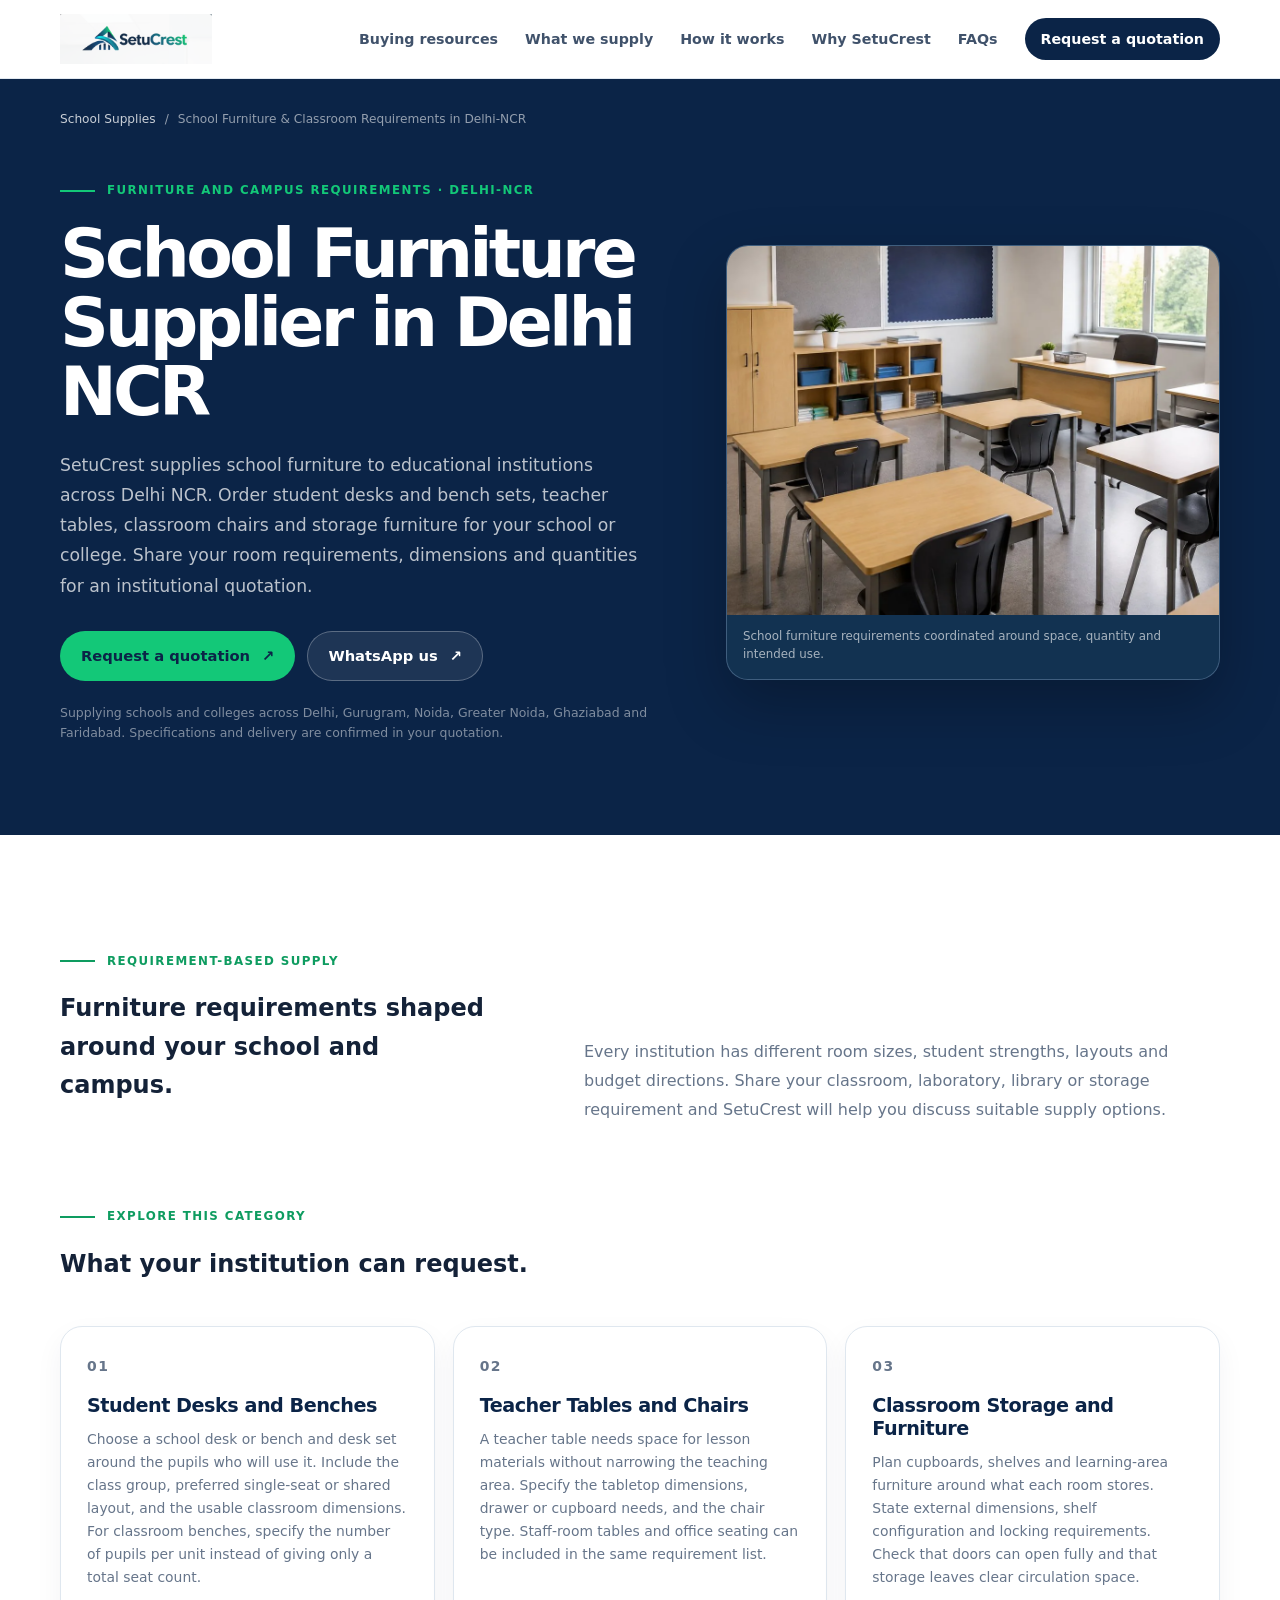
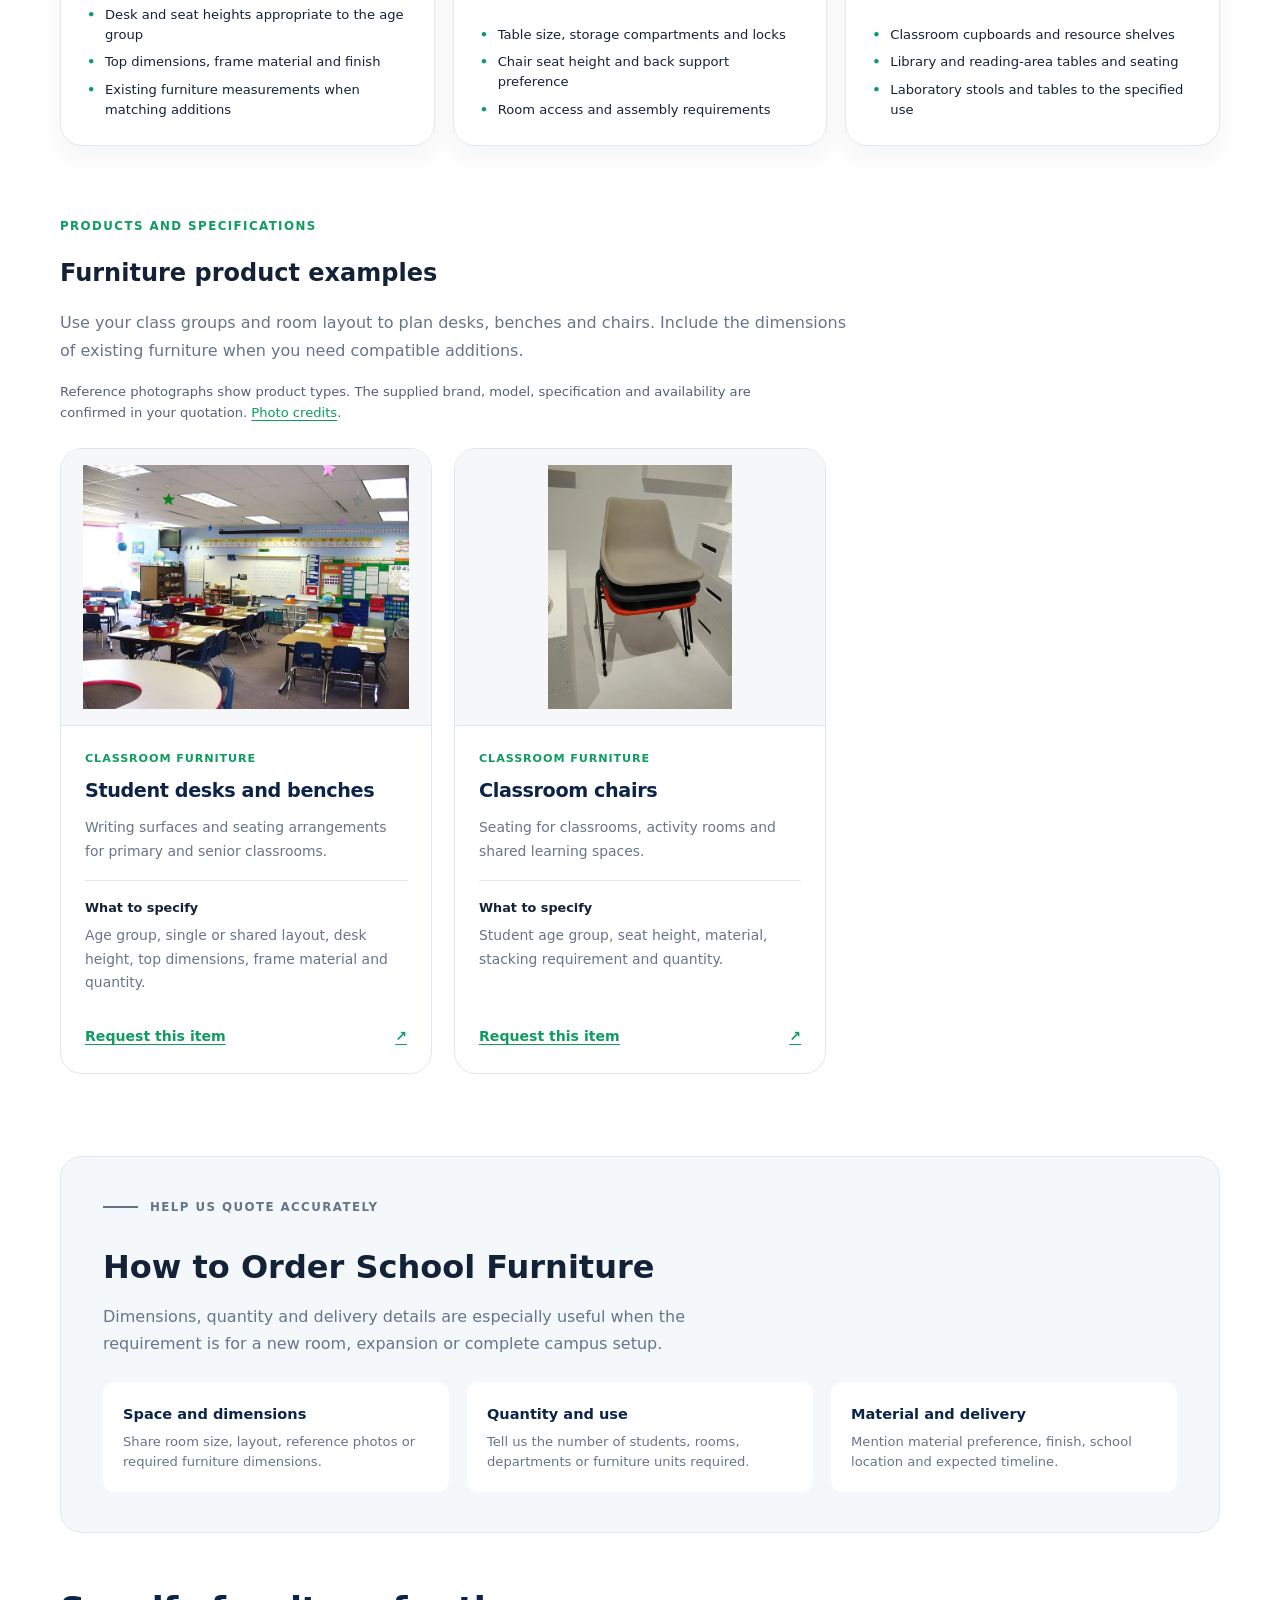
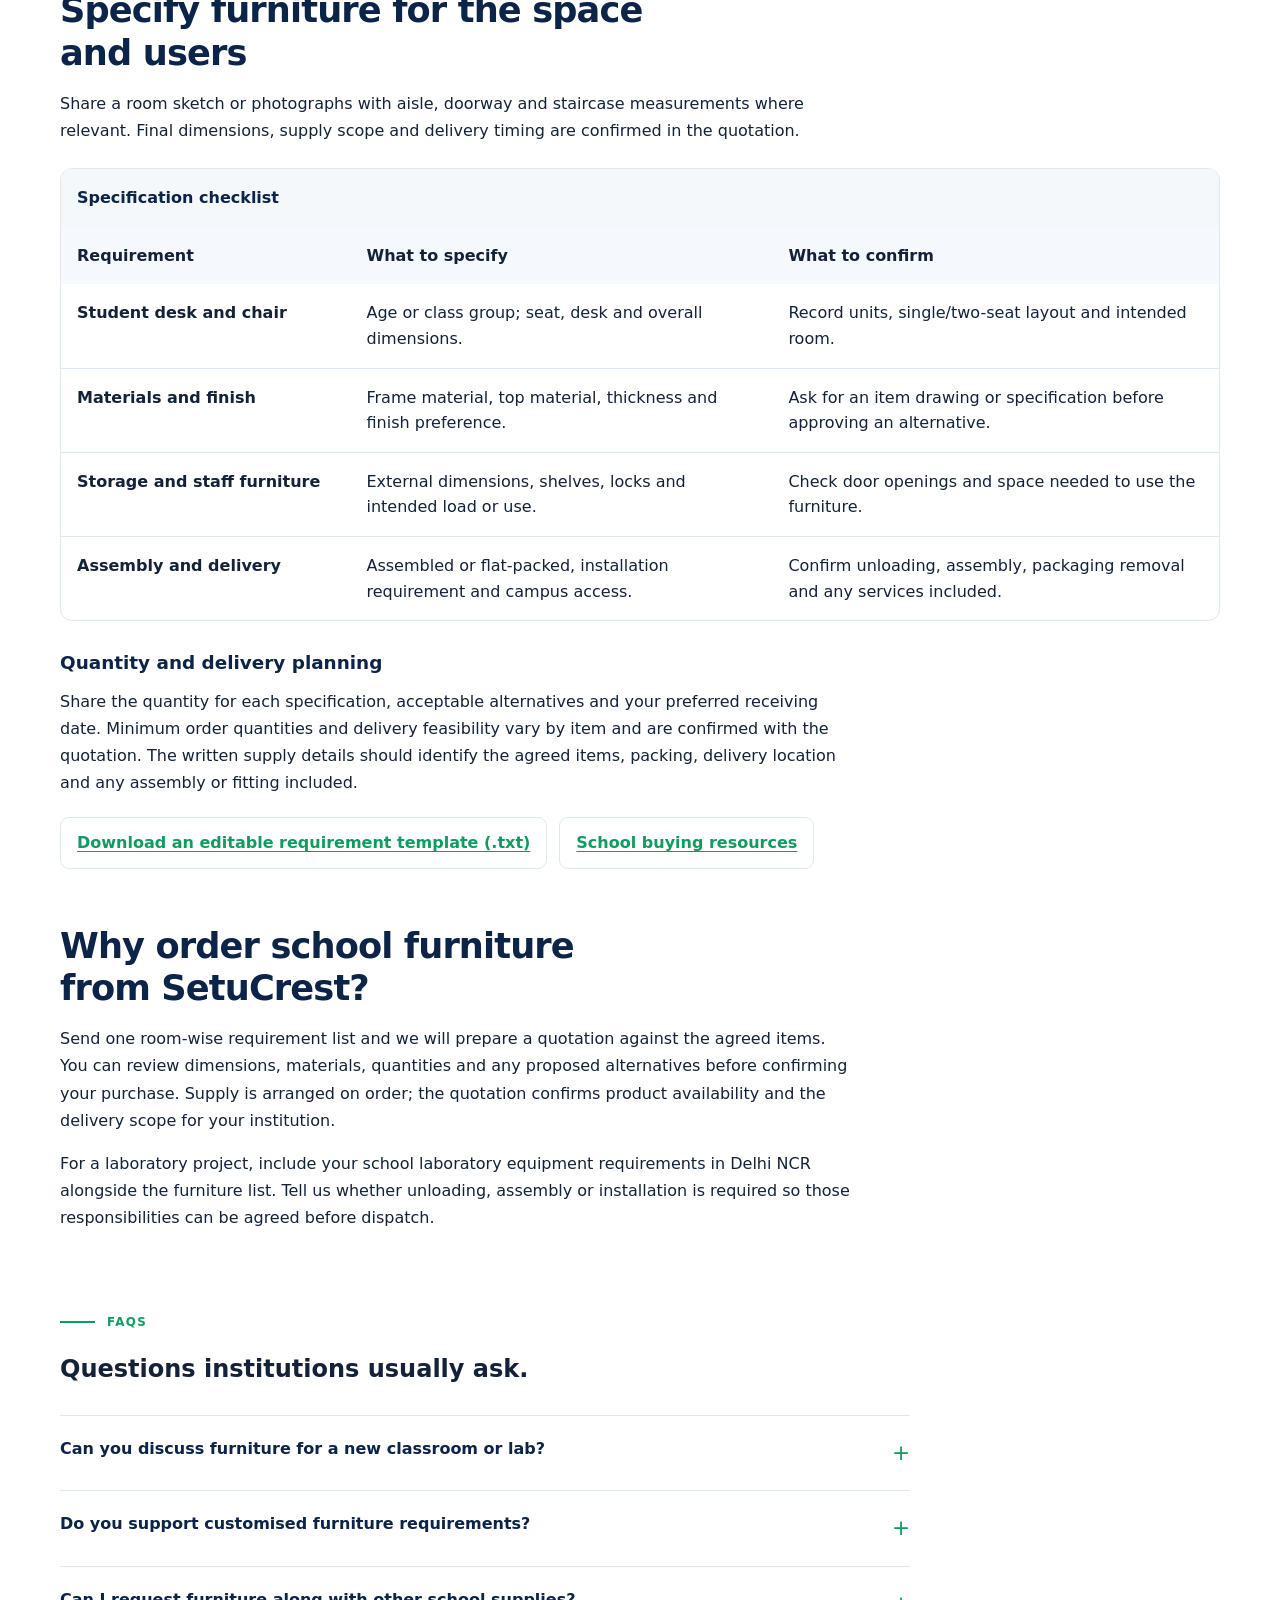
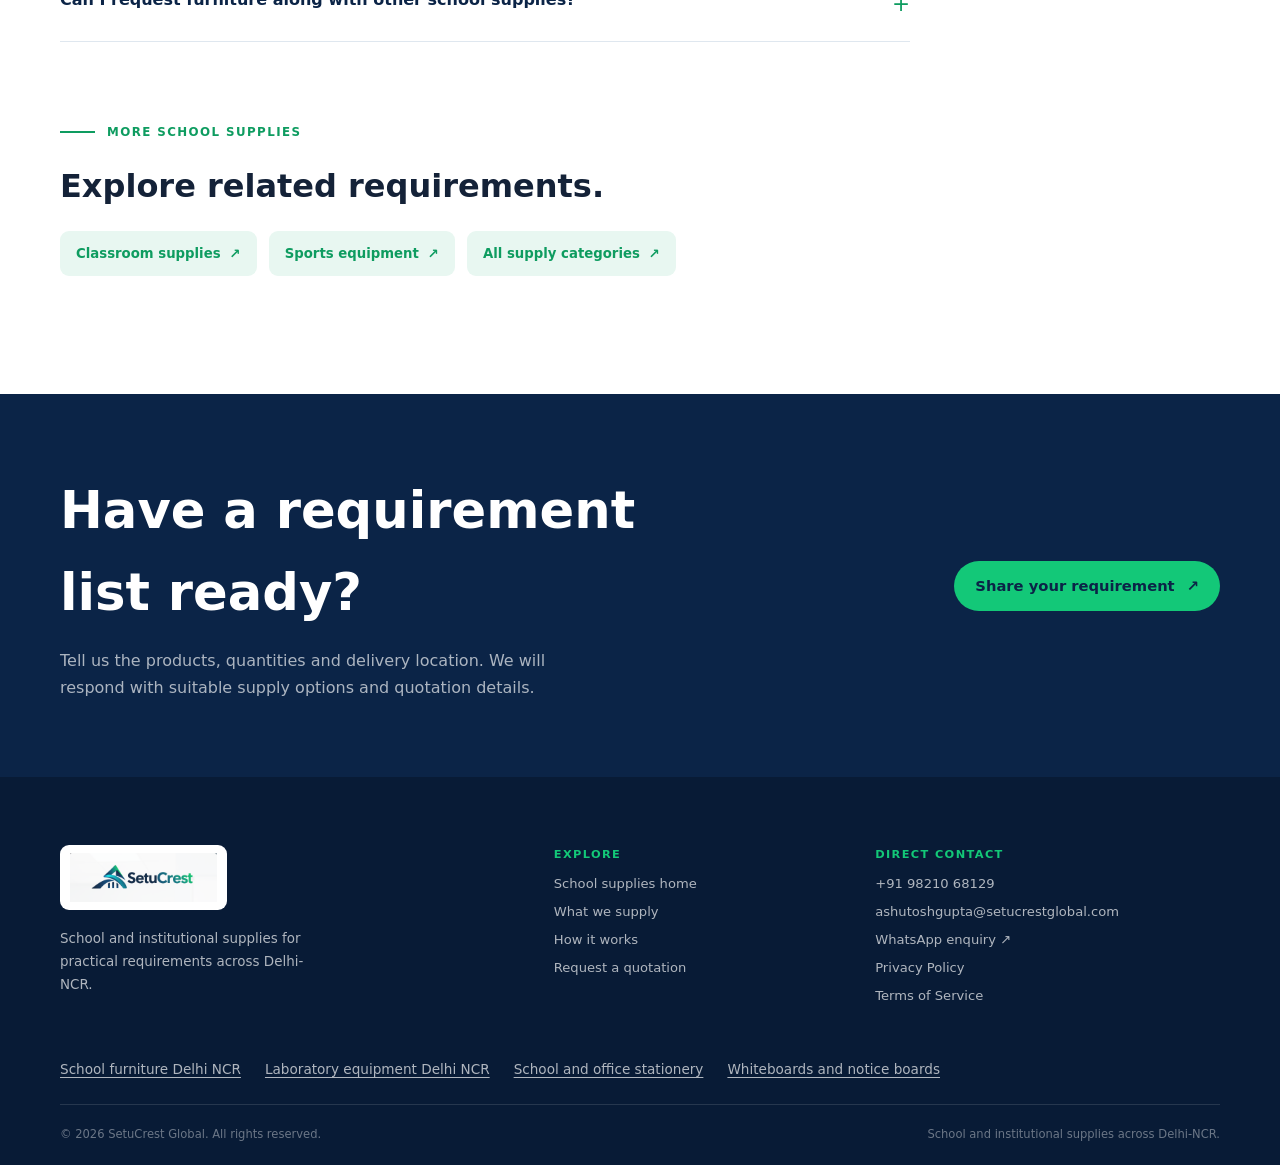
<file: school-furniture-delhi-ncr/index.html>
<!doctype html>
<html lang="en-IN">
<head>
  <!-- Google tag (gtag.js) -->
  <script async src="https://www.googletagmanager.com/gtag/js?id=G-3E05BDB3VY"></script>
  <script>
    window.dataLayer = window.dataLayer || [];
    function gtag(){dataLayer.push(arguments);}
    gtag('js', new Date());
    gtag('config', 'G-3E05BDB3VY');
  </script>
    <meta charset="utf-8">
    <meta name="viewport" content="width=device-width, initial-scale=1">
    <meta name="description" content="School furniture supplier in Delhi NCR for student desks, benches, teacher tables, chairs and classroom storage. Institutional orders. Get a quotation.">
    <meta name="robots" content="index, follow">
    <meta name="theme-color" content="#0b2447">
    <link rel="canonical" href="https://school-supplies.setucrestglobal.com/school-furniture-delhi-ncr/">

    <meta property="og:type" content="website">
    <meta property="og:title" content="School &amp; Classroom Furniture Supplier in Delhi NCR">
    <meta property="og:description" content="School furniture supplier in Delhi NCR for student desks, benches, teacher tables, chairs and classroom storage. Institutional orders. Get a quotation.">
    <meta property="og:url" content="https://school-supplies.setucrestglobal.com/school-furniture-delhi-ncr/">
    <meta property="og:image" content="https://school-supplies.setucrestglobal.com/assets/school-furniture-delhi.webp">
    <meta name="twitter:card" content="summary_large_image">
    <meta name="twitter:title" content="School &amp; Classroom Furniture Supplier in Delhi NCR">
    <meta name="twitter:description" content="School furniture supplier in Delhi NCR for student desks, benches, teacher tables, chairs and classroom storage. Institutional orders. Get a quotation.">
    <meta name="twitter:image" content="https://school-supplies.setucrestglobal.com/assets/school-furniture-delhi.webp">

    <title>School &amp; Classroom Furniture Supplier in Delhi NCR</title>
    <link rel="icon" href="/assets/setucrest-logo.webp" type="image/webp">
    <!-- BEGIN GENERATED STYLES -->
<style id="critical-css">:root { --navy: #0b2447; --navy-2: #102f59; --ink: #142238; --muted: #66758a; --line: #dfe7ef; --soft: #f5f8fb; --white: #ffffff; --green: #13c878; --green-dark: #0e9c60; --cyan: #14bad0; --shadow: 0 24px 60px rgba(11, 36, 71, .12); --radius: 22px; } * { box-sizing: border-box; } html { scroll-behavior: smooth; } body { margin: 0; color: var(--ink); background: var(--white); font-family: Inter, ui-sans-serif, system-ui, -apple-system, BlinkMacSystemFont, "Segoe UI", sans-serif; font-size: 1rem; line-height: 1.6; } button, input, select, textarea { font: inherit; } a { color: inherit; text-decoration: none; } button, a { -webkit-tap-highlight-color: transparent; } img { display: block; max-width: 100%; height: auto; } .container { width: min(1160px, calc(100% - 48px)); margin: 0 auto; } .sr-only { position: absolute; width: 1px; height: 1px; padding: 0; margin: -1px; overflow: hidden; clip: rect(0, 0, 0, 0); white-space: nowrap; border: 0; } .skip-link { position: fixed; top: 12px; left: 12px; z-index: 100; padding: 10px 14px; color: var(--white); background: var(--navy); border-radius: 8px; transform: translateY(-160%); transition: transform .2s ease; } .skip-link:focus { transform: translateY(0); } .site-header { position: sticky; top: 0; z-index: 20; background: rgba(255, 255, 255, .94); border-bottom: 1px solid rgba(223, 231, 239, .9); backdrop-filter: blur(16px); } .nav-wrap { display: flex; align-items: center; justify-content: space-between; min-height: 78px; gap: 32px; } .brand { width: 152px; flex: 0 0 auto; } .brand img { width: 100%; height: auto; } .site-nav { display: flex; align-items: center; gap: 27px; font-size: .89rem; font-weight: 600; color: #40526b; } .site-nav a:not(.nav-cta) { transition: color .2s ease; } .site-nav a:not(.nav-cta):hover, .site-nav a:not(.nav-cta):focus-visible { color: var(--navy); } .nav-cta { padding: 10px 16px; color: var(--white); background: var(--navy); border-radius: 999px; transition: background .2s ease, transform .2s ease; } .nav-cta:hover, .nav-cta:focus-visible { background: var(--navy-2); transform: translateY(-1px); } .menu-toggle { display: none; padding: 8px; background: transparent; border: 0; cursor: pointer; } .menu-toggle span:not(.sr-only) { display: block; width: 22px; height: 2px; margin: 5px 0; background: var(--navy); } .hero { position: relative; overflow: hidden; color: var(--white); background: var(--navy); isolation: isolate; } .hero::before { content: ""; position: absolute; inset: 0; z-index: -2; opacity: .32; background: radial-gradient(circle at 80% 18%, rgba(20, 186, 208, .56), transparent 29%), radial-gradient(circle at 22% 86%, rgba(19, 200, 120, .24), transparent 34%); } .hero::after { content: ""; position: absolute; inset: 0; z-index: -1; opacity: .1; background-image: linear-gradient(rgba(255,255,255,.4) 1px, transparent 1px), linear-gradient(90deg, rgba(255,255,255,.4) 1px, transparent 1px); background-size: 72px 72px; mask-image: linear-gradient(to bottom, black, transparent 86%); } .hero-orb { position: absolute; border: 1px solid rgba(255,255,255,.16); border-radius: 50%; pointer-events: none; } .hero-orb-one { width: 440px; height: 440px; right: -170px; top: -220px; } .hero-orb-two { width: 600px; height: 600px; right: -250px; top: -300px; opacity: .55; } .hero-grid { display: grid; grid-template-columns: minmax(0, 1.16fr) minmax(360px, .84fr); align-items: center; gap: 84px; min-height: 594px; padding-top: 76px; padding-bottom: 90px; } .hero-copy { max-width: 700px; } .eyebrow { display: flex; align-items: center; gap: 12px; margin: 0 0 20px; color: var(--green); font-size: .74rem; font-weight: 800; letter-spacing: .12em; line-height: 1.4; text-transform: uppercase; } .eyebrow-dark { color: var(--green-dark); } .eyebrow-line { display: inline-block; width: 35px; height: 2px; background: currentColor; } h1, h2, h3, p { margin-top: 0; } h1 { max-width: 730px; margin-bottom: 24px; font-size: clamp(2.8rem, 5.7vw, 5.3rem); letter-spacing: -.055em; line-height: 1.02; } h1 span { color: #8debd0; } .hero-lede { max-width: 635px; margin-bottom: 31px; color: rgba(255,255,255,.78); font-size: 1.1rem; line-height: 1.75; } .hero-actions { display: flex; flex-wrap: wrap; align-items: center; gap: 12px; } .button { display: inline-flex; align-items: center; justify-content: center; gap: 12px; min-height: 50px; padding: 13px 20px; border: 1px solid transparent; border-radius: 999px; font-weight: 750; font-size: .92rem; line-height: 1.2; cursor: pointer; transition: transform .2s ease, background .2s ease, border-color .2s ease; } .button:hover, .button:focus-visible { transform: translateY(-2px); } .button-primary { color: var(--navy); background: var(--green); } .button-primary:hover, .button-primary:focus-visible { background: #36dc91; } .button-secondary { color: var(--white); border-color: rgba(255,255,255,.27); background: rgba(255,255,255,.08); } .button-secondary:hover, .button-secondary:focus-visible { background: rgba(255,255,255,.16); } .hero-note { margin: 22px 0 0; color: rgba(255,255,255,.52); font-size: .84rem; } .requirement-card { position: relative; padding: 33px 31px 29px; color: var(--ink); background: rgba(255,255,255,.96); border-radius: var(--radius); box-shadow: var(--shadow); } .requirement-card::before { content: ""; position: absolute; left: 31px; top: 0; width: 78px; height: 4px; background: var(--green); border-radius: 0 0 6px 6px; } .card-topline { display: flex; align-items: center; gap: 9px; margin-bottom: 25px; color: var(--green-dark); font-size: .74rem; font-weight: 800; letter-spacing: .12em; text-transform: uppercase; } .status-dot { width: 8px; height: 8px; background: var(--green); border-radius: 50%; box-shadow: 0 0 0 5px rgba(19, 200, 120, .13); } .requirement-card h2 { max-width: 280px; margin-bottom: 11px; color: var(--navy); font-size: 1.75rem; letter-spacing: -.035em; line-height: 1.16; } .requirement-card > p { margin-bottom: 24px; color: var(--muted); font-size: .92rem; line-height: 1.7; } .mini-list { display: grid; gap: 13px; padding: 19px 0; border-top: 1px solid var(--line); border-bottom: 1px solid var(--line); } .mini-list > div { display: flex; align-items: center; gap: 13px; color: #34455d; font-size: .88rem; font-weight: 650; } .mini-icon { display: inline-grid; place-items: center; width: 27px; height: 27px; color: var(--navy); background: #e6f7f1; border-radius: 8px; font-size: .68rem; font-weight: 850; } .card-link, .text-link { display: inline-flex; align-items: center; gap: 9px; margin-top: 22px; color: var(--navy); font-weight: 800; font-size: .9rem; } .card-link:hover, .text-link:hover { color: var(--green-dark); } .hero-bottom-line { position: absolute; bottom: 0; left: 0; width: 100%; height: 6px; background: linear-gradient(90deg, var(--green) 0 28%, var(--cyan) 28% 68%, transparent 68%); } .trust-strip { background: #f0f6f8; border-bottom: 1px solid var(--line); } .trust-grid { display: grid; grid-template-columns: repeat(4, 1fr); gap: 24px; padding-top: 23px; padding-bottom: 23px; } .trust-grid > div { display: grid; gap: 2px; padding-left: 17px; border-left: 2px solid #a9e6d3; } .trust-grid strong { color: var(--navy); font-size: .88rem; } .trust-grid span { color: var(--muted); font-size: .78rem; } .detail-hero { padding: 31px 0 92px; color: var(--white); background: var(--navy); } .breadcrumbs { display: flex; flex-wrap: wrap; align-items: center; gap: 9px; margin-bottom: 53px; color: rgba(255,255,255,.56); font-size: .76rem; } .breadcrumbs a { color: rgba(255,255,255,.78); } .breadcrumbs a:hover { color: var(--green); } .detail-hero-grid { display: grid; grid-template-columns: minmax(0, 1fr) minmax(360px, .84fr); gap: 78px; align-items: center; } .detail-copy { max-width: 690px; } .detail-copy h1 { max-width: 700px; margin-bottom: 23px; color: var(--white); font-size: clamp(2.75rem, 5.3vw, 5rem); letter-spacing: -.055em; line-height: 1.02; } .detail-lede { max-width: 625px; margin-bottom: 30px; color: rgba(255,255,255,.72); font-size: 1.08rem; line-height: 1.75; } .detail-note { margin: 22px 0 0; color: rgba(255,255,255,.48); font-size: .78rem; line-height: 1.6; } .detail-image { margin: 0; overflow: hidden; background: #153b61; border: 1px solid rgba(255,255,255,.18); border-radius: var(--radius); box-shadow: 0 24px 60px rgba(0,0,0,.25); } .detail-image img { display: block; width: 100%; aspect-ratio: 4 / 3; object-fit: cover; } .detail-image figcaption { padding: 13px 16px 15px; color: rgba(255,255,255,.63); background: rgba(0,0,0,.16); font-size: .74rem; line-height: 1.5; } .guide-hero .detail-copy { max-width: 900px; } .guide-hero .detail-copy h1 { max-width: 900px; } .hero-service-area { max-width: 635px; margin: -12px 0 28px; color: rgba(255,255,255,.78); font-size: 1rem; line-height: 1.75; } .section { padding: 118px 0; } @media (max-width: 980px) { .container { width: min(100% - 38px, 720px); } .site-nav { gap: 16px; font-size: .8rem; }.nav-cta { padding: 9px 13px; } .hero-grid { grid-template-columns: 1fr; gap: 48px; padding-top: 66px; }.hero-copy { max-width: 680px; }.requirement-card { max-width: 560px; } .split-heading, .process-grid, .about-grid, .enquiry-grid, .faq-grid { gap: 55px; }.split-heading { grid-template-columns: 1fr; margin-bottom: 35px; }.category-grid { grid-template-columns: repeat(2, 1fr); }.category-card-wide { grid-column: span 2; } .about-grid { grid-template-columns: 1fr; }.about-points { max-width: 700px; }.enquiry-grid { grid-template-columns: 1fr; }.enquiry-copy > p:not(.eyebrow) { max-width: 600px; }.contact-card { max-width: 500px; } .footer-main { gap: 45px; } } @media (max-width: 700px) { .container { width: min(100% - 32px, 540px); } .nav-wrap { min-height: 68px; }.brand { width: 134px; }.menu-toggle { display: block; }.site-nav { position: absolute; top: calc(100% + 1px); right: 0; left: 0; display: none; flex-direction: column; align-items: stretch; gap: 0; padding: 9px 16px 16px; background: var(--white); border-bottom: 1px solid var(--line); box-shadow: 0 18px 30px rgba(11,36,71,.08); }.site-nav.is-open { display: flex; }.site-nav a { padding: 12px 0; }.site-nav .nav-cta { margin-top: 7px; padding: 12px 16px; text-align: center; } .hero-grid { min-height: auto; padding-top: 55px; padding-bottom: 73px; }.hero-orb-one { right: -280px; }.hero-orb-two { right: -350px; }.eyebrow { font-size: .65rem; }.eyebrow-line { width: 25px; }.hero-lede { font-size: 1rem; }.hero-actions { align-items: stretch; flex-direction: column; }.hero-actions .button { width: 100%; }.requirement-card { padding: 29px 23px 25px; }.requirement-card::before { left: 23px; } .trust-grid { grid-template-columns: 1fr 1fr; gap: 18px 15px; }.trust-grid > div { padding-left: 11px; }.trust-grid strong { font-size: .78rem; }.trust-grid span { font-size: .69rem; } .section { padding: 78px 0; }.section-heading h2, .process-intro h2, .about-panel h2, .enquiry-copy h2, .faq-grid h2 { font-size: 2.25rem; }.category-grid { grid-template-columns: 1fr; }.category-card, .category-card-wide { grid-column: auto; min-height: auto; }.category-card-wide { flex-direction: column; gap: 0; }.category-card-wide a { margin-top: auto; margin-left: 0; }.category-icon { margin-bottom: 20px; }.category-card-wide.has-image .category-image { flex: 0 0 auto; width: 100%; height: 180px; min-height: 0; }.category-card-wide-copy { padding: 24px 23px 25px; } .process-grid { grid-template-columns: 1fr; }.about-points { grid-template-columns: 1fr; gap: 25px; }.about-panel { padding: 30px 24px; }.panel-rule { margin-top: 32px; } .enquiry-section { padding: 78px 0; }.enquiry-grid { grid-template-columns: 1fr; }.enquiry-form { padding: 24px 19px; }.form-intro { display: block; }.form-intro h3 { margin-bottom: 6px; }.form-row { grid-template-columns: 1fr; gap: 0; }.contact-card { align-items: flex-start; }.contact-card a { display: block; margin: 2px 0 0; }.contact-card-combined { grid-template-columns: 49px minmax(0, 1fr); }.contact-qr { grid-column: 2; margin-top: 16px !important; }.contact-qr img { width: 150px; height: 150px; }.zoho-form-frame, .zoho-form-frame iframe { height: 1450px; } .faq-grid { grid-template-columns: 1fr; gap: 37px; }.faq-list summary { font-size: .9rem; }.faq-list details p { font-size: .82rem; } .footer-main { grid-template-columns: 1fr 1fr; gap: 35px 22px; padding-top: 50px; }.footer-main > div:first-child { grid-column: span 2; }.footer-bottom { display: block; }.footer-bottom span { display: block; margin-bottom: 7px; } } @media (max-width: 980px) { .detail-hero-grid { grid-template-columns: 1fr; gap: 42px; } .detail-copy { max-width: 700px; } .detail-image { max-width: 620px; } .detail-intro-grid { grid-template-columns: 1fr; gap: 18px; } .detail-card-grid { grid-template-columns: 1fr 1fr; } .detail-card:last-child { grid-column: span 2; } .detail-check-grid { grid-template-columns: 1fr 1fr; } .detail-cta-grid { align-items: flex-start; flex-direction: column; } } @media (max-width: 700px) { .detail-hero { padding-bottom: 67px; } .breadcrumbs { margin-bottom: 35px; font-size: .7rem; } .detail-copy h1 { font-size: clamp(2.35rem, 12vw, 3.55rem); } .detail-lede { font-size: .97rem; } .detail-card-grid, .detail-check-grid { grid-template-columns: 1fr; } .detail-card, .detail-card:last-child { grid-column: auto; min-height: 0; } .detail-check-section { margin-top: 58px; padding: 28px 21px; } .detail-faq, .detail-related { margin-top: 58px; } .detail-faq-list summary { font-size: .9rem; } .detail-cta { padding: 61px 0; } } @media(max-width:700px){.buying-cards{grid-template-columns:1fr}.buying-card{padding:1.2rem}.buying-guide{margin:2.5rem 0}.buying-table th,.buying-table td{padding:.8rem}.buying-links a{width:100%}} @media print{.buying-table-wrap{overflow:visible}.buying-links a{border:0;padding:0}.buying-card{break-inside:avoid}} @media (max-width: 980px) { .product-grid { grid-template-columns: repeat(2, minmax(0, 1fr)); } } @media (max-width: 600px) { .product-catalog { margin-top: 3rem; } .product-grid { grid-template-columns: minmax(0, 1fr); gap: 20px; } .product-body { padding: 21px; } .product-photo { aspect-ratio: 3 / 2; } } @media print { .product-card { break-inside: avoid; } .product-grid { grid-template-columns: repeat(2, minmax(0, 1fr)); } .product-action, .catalog-jump { display: none; } }</style>
<link rel="stylesheet" href="/styles.css?v=46ccc3d35614" media="print" onload="this.media='all'">
<noscript><link rel="stylesheet" href="/styles.css?v=46ccc3d35614"></noscript>
<!-- END GENERATED STYLES -->

    <script type="application/ld+json">{
  "@context": "https://schema.org",
  "@graph": [
    {
      "@type": "WebPage",
      "@id": "https://school-supplies.setucrestglobal.com/school-furniture-delhi-ncr/#webpage",
      "url": "https://school-supplies.setucrestglobal.com/school-furniture-delhi-ncr/",
      "name": "School & Classroom Furniture Supplier in Delhi NCR",
      "description": "School furniture supplier in Delhi NCR for student desks, benches, teacher tables, chairs and classroom storage. Institutional orders. Get a quotation.",
      "isPartOf": {
        "@id": "https://school-supplies.setucrestglobal.com/#website"
      },
      "breadcrumb": {
        "@id": "https://school-supplies.setucrestglobal.com/school-furniture-delhi-ncr/#breadcrumb"
      }
    },
    {
      "@type": "Service",
      "@id": "https://school-supplies.setucrestglobal.com/school-furniture-delhi-ncr/#service",
      "name": "School Furniture Supplier in Delhi NCR",
      "serviceType": "School Furniture Supplier in Delhi NCR",
      "provider": {
        "@type": "Organization",
        "name": "SetuCrest Global",
        "url": "https://school-supplies.setucrestglobal.com/"
      },
      "areaServed": {
        "@type": "AdministrativeArea",
        "name": "Delhi-NCR"
      }
    },
    {
      "@type": "BreadcrumbList",
      "@id": "https://school-supplies.setucrestglobal.com/school-furniture-delhi-ncr/#breadcrumb",
      "itemListElement": [
        {
          "@type": "ListItem",
          "position": 1,
          "name": "School Supplies",
          "item": "https://school-supplies.setucrestglobal.com/"
        },
        {
          "@type": "ListItem",
          "position": 2,
          "name": "School Furniture & Classroom Requirements in Delhi-NCR",
          "item": "https://school-supplies.setucrestglobal.com/school-furniture-delhi-ncr/"
        }
      ]
    }
  ]
}</script>
    <!-- Microsoft Clarity: SetuCrest School Supplies -->
    <script type="text/javascript">
      (function(c,l,a,r,i,t,y){
        c[a]=c[a]||function(){(c[a].q=c[a].q||[]).push(arguments)};
        t=l.createElement(r);t.async=1;t.src="https://www.clarity.ms/tag/"+i;
        y=l.getElementsByTagName(r)[0];y.parentNode.insertBefore(t,y);
      })(window, document, "clarity", "script", "ye3j85ac3u");
    </script>
  </head>
  <body>
    <a class="skip-link" href="#main-content">Skip to content</a>

    <header class="site-header">
      <div class="container nav-wrap">
        <a class="brand" href="../" aria-label="SetuCrest Global school supplies home">
          <img src="/assets/setucrest-logo.webp" alt="SetuCrest Global" width="420" height="140" decoding="async">
        </a>

        <button class="menu-toggle" type="button" aria-expanded="false" aria-controls="site-navigation">
          <span class="sr-only">Toggle navigation</span>
          <span></span><span></span><span></span>
        </button>

        <nav class="site-nav" id="site-navigation" aria-label="Primary navigation"><a href="/resources/">Buying resources</a>
          <a href="../#categories">What we supply</a>
          <a href="../#how-it-works">How it works</a>
          <a href="../#about">Why SetuCrest</a>
          <a href="../#faqs">FAQs</a>
          <a class="nav-cta" href="../#enquiry">Request a quotation</a>
        </nav>
      </div>
    </header>

    <main id="main-content">
      <section class="detail-hero">
        <div class="container">
          <nav class="breadcrumbs" aria-label="Breadcrumb">
            <a href="../">School Supplies</a><span aria-hidden="true">/</span><span aria-current="page">School Furniture &amp; Classroom Requirements in Delhi-NCR</span>
          </nav>
          <div class="detail-hero-grid">
            <div class="detail-copy">
              <p class="eyebrow"><span class="eyebrow-line"></span>Furniture and campus requirements · Delhi-NCR</p>
              <h1>School Furniture Supplier in Delhi NCR</h1>
              <p class="detail-lede">SetuCrest supplies school furniture to educational institutions across Delhi NCR. Order student desks and bench sets, teacher tables, classroom chairs and storage furniture for your school or college. Share your room requirements, dimensions and quantities for an institutional quotation.</p>
              <div class="hero-actions">
                <a class="button button-primary" href="../#enquiry">Request a quotation <span aria-hidden="true">↗</span></a>
                <a class="button button-secondary" href="https://wa.me/919821068129?text=Hello%20SetuCrest%2C%20I%20would%20like%20to%20discuss%20school%20supplies%20for%20my%20institution." target="_blank" rel="noopener">WhatsApp us <span aria-hidden="true">↗</span></a>
              </div>
              <p class="detail-note">Supplying schools and colleges across Delhi, Gurugram, Noida, Greater Noida, Ghaziabad and Faridabad. Specifications and delivery are confirmed in your quotation.</p>
            </div>
            <figure class="detail-image">
              <img src="/assets/school-furniture-delhi.webp" alt="Student desks, chairs, teacher table and storage for a school classroom" width="1200" height="800" decoding="async" fetchpriority="high">
              <figcaption>School furniture requirements coordinated around space, quantity and intended use.</figcaption>
            </figure>
          </div>
        </div>
      </section>

      <section class="section detail-intro">
        <div class="container detail-intro-grid">
          <div>
            <p class="eyebrow eyebrow-dark"><span class="eyebrow-line"></span>Requirement-based supply</p>
            <h2>Furniture requirements shaped around your school and campus.</h2>
          </div>
          <p class="detail-intro-copy">Every institution has different room sizes, student strengths, layouts and budget directions. Share your classroom, laboratory, library or storage requirement and SetuCrest will help you discuss suitable supply options.</p>
        </div>
      </section>

      <section class="section detail-content">
        <div class="container">
          <p class="eyebrow eyebrow-dark"><span class="eyebrow-line"></span>Explore this category</p>
          <h2>What your institution can request.</h2>
          <div class="detail-card-grid">
<article class="detail-card"><p class="detail-card-number">01</p><h2>Student Desks and Benches</h2><p>Choose a school desk or bench and desk set around the pupils who will use it. Include the class group, preferred single-seat or shared layout, and the usable classroom dimensions. For classroom benches, specify the number of pupils per unit instead of giving only a total seat count.</p><ul class="detail-list"><li>Desk and seat heights appropriate to the age group</li><li>Top dimensions, frame material and finish</li><li>Existing furniture measurements when matching additions</li></ul></article>
<article class="detail-card"><p class="detail-card-number">02</p><h2>Teacher Tables and Chairs</h2><p>A teacher table needs space for lesson materials without narrowing the teaching area. Specify the tabletop dimensions, drawer or cupboard needs, and the chair type. Staff-room tables and office seating can be included in the same requirement list.</p><ul class="detail-list"><li>Table size, storage compartments and locks</li><li>Chair seat height and back support preference</li><li>Room access and assembly requirements</li></ul></article>
<article class="detail-card"><p class="detail-card-number">03</p><h2>Classroom Storage and Furniture</h2><p>Plan cupboards, shelves and learning-area furniture around what each room stores. State external dimensions, shelf configuration and locking requirements. Check that doors can open fully and that storage leaves clear circulation space.</p><ul class="detail-list"><li>Classroom cupboards and resource shelves</li><li>Library and reading-area tables and seating</li><li>Laboratory stools and tables to the specified use</li></ul></article>
</div>

          <!-- BEGIN PRODUCT CATALOG -->
    <section class="product-catalog" aria-labelledby="product-catalog-title">
      <p class="eyebrow eyebrow-dark">Products and specifications</p><h2 id="product-catalog-title">Furniture product examples</h2><p class="catalog-intro">Use your class groups and room layout to plan desks, benches and chairs. Include the dimensions of existing furniture when you need compatible additions.</p>
      <p class="catalog-reference">Reference photographs show product types. The supplied brand, model, specification and availability are confirmed in your quotation. <a href="/image-credits/">Photo credits</a>.</p>
      <div class="product-grid"><article class="product-card" id="product-desks">
      <div class="product-photo"><img src="/assets/products/school-desks-furniture-delhi.webp" alt="Student desks and separate chairs arranged in an elementary classroom" width="800" height="600" loading="lazy" decoding="async"></div>
      <div class="product-body"><p class="product-family">Classroom furniture</p><h3>Student desks and benches</h3>
      <p>Writing surfaces and seating arrangements for primary and senior classrooms.</p><p class="product-spec"><strong>What to specify</strong>Age group, single or shared layout, desk height, top dimensions, frame material and quantity.</p><a class="product-action" href="https://wa.me/919821068129?text=Hello%20SetuCrest%2C%20please%20quote%20for%20Student%20desks%20and%20benches.%20Quantity%3A%20__.%20Specification%3A%20__.%20School%20/%20organisation%3A%20__.%20Delivery%20city%20and%20country%3A%20__." target="_blank" rel="noopener" data-product="Student desks and benches">Request this item <span aria-hidden="true">↗</span><span class="sr-only"> on WhatsApp: Student desks and benches</span></a></div>
    </article><article class="product-card" id="product-chairs">
      <div class="product-photo"><img src="/assets/products/school-chairs-furniture-delhi.webp" alt="Moulded plastic chairs with metal legs" width="600" height="800" loading="lazy" decoding="async"></div>
      <div class="product-body"><p class="product-family">Classroom furniture</p><h3>Classroom chairs</h3>
      <p>Seating for classrooms, activity rooms and shared learning spaces.</p><p class="product-spec"><strong>What to specify</strong>Student age group, seat height, material, stacking requirement and quantity.</p><a class="product-action" href="https://wa.me/919821068129?text=Hello%20SetuCrest%2C%20please%20quote%20for%20Classroom%20chairs.%20Quantity%3A%20__.%20Specification%3A%20__.%20School%20/%20organisation%3A%20__.%20Delivery%20city%20and%20country%3A%20__." target="_blank" rel="noopener" data-product="Classroom chairs">Request this item <span aria-hidden="true">↗</span><span class="sr-only"> on WhatsApp: Classroom chairs</span></a></div>
    </article></div>
    </section>
    <!-- END PRODUCT CATALOG -->
<div class="detail-check-section">
            <p class="eyebrow eyebrow-dark"><span class="eyebrow-line"></span>Help us quote accurately</p>
            <h2>How to Order School Furniture</h2>
            <p>Dimensions, quantity and delivery details are especially useful when the requirement is for a new room, expansion or complete campus setup.</p>
            <div class="detail-check-grid">
              <div class="detail-check"><strong>Space and dimensions</strong><span>Share room size, layout, reference photos or required furniture dimensions.</span></div>
              <div class="detail-check"><strong>Quantity and use</strong><span>Tell us the number of students, rooms, departments or furniture units required.</span></div>
              <div class="detail-check"><strong>Material and delivery</strong><span>Mention material preference, finish, school location and expected timeline.</span></div>
            </div>
          </div>

          <section class="buying-guide" aria-labelledby="specification-guide"><h2 id="specification-guide">Specify furniture for the space and users</h2><p>Share a room sketch or photographs with aisle, doorway and staircase measurements where relevant. Final dimensions, supply scope and delivery timing are confirmed in the quotation.</p><div class="buying-table-wrap" role="region" aria-label="Specification checklist" tabindex="0"><table class="buying-table"><caption>Specification checklist</caption><thead><tr><th scope="col">Requirement</th><th scope="col">What to specify</th><th scope="col">What to confirm</th></tr></thead><tbody><tr><th scope="row">Student desk and chair</th><td>Age or class group; seat, desk and overall dimensions.</td><td>Record units, single/two-seat layout and intended room.</td></tr><tr><th scope="row">Materials and finish</th><td>Frame material, top material, thickness and finish preference.</td><td>Ask for an item drawing or specification before approving an alternative.</td></tr><tr><th scope="row">Storage and staff furniture</th><td>External dimensions, shelves, locks and intended load or use.</td><td>Check door openings and space needed to use the furniture.</td></tr><tr><th scope="row">Assembly and delivery</th><td>Assembled or flat-packed, installation requirement and campus access.</td><td>Confirm unloading, assembly, packaging removal and any services included.</td></tr></tbody></table></div><h3>Quantity and delivery planning</h3><p>Share the quantity for each specification, acceptable alternatives and your preferred receiving date. Minimum order quantities and delivery feasibility vary by item and are confirmed with the quotation. The written supply details should identify the agreed items, packing, delivery location and any assembly or fitting included.</p><div class="buying-links"><a href="/downloads/school-requirement-template.txt" download>Download an editable requirement template (.txt)</a><a href="/resources/">School buying resources</a></div></section>
<section class="buying-guide"><h2>Why order school furniture from SetuCrest?</h2><p>Send one room-wise requirement list and we will prepare a quotation against the agreed items. You can review dimensions, materials, quantities and any proposed alternatives before confirming your purchase. Supply is arranged on order; the quotation confirms product availability and the delivery scope for your institution.</p><p>For a laboratory project, include your <a href="/school-laboratory-equipment-delhi-ncr/">school laboratory equipment requirements in Delhi NCR</a> alongside the furniture list. Tell us whether unloading, assembly or installation is required so those responsibilities can be agreed before dispatch.</p></section><div class="detail-faq">
            <p class="eyebrow eyebrow-dark"><span class="eyebrow-line"></span>FAQs</p>
            <h2>Questions institutions usually ask.</h2>
            <div class="detail-faq-list">
            <details><summary>Can you discuss furniture for a new classroom or lab?</summary><p>Yes. Share the room details, layout, quantity and intended use so the requirement can be reviewed more accurately.</p></details>
            <details><summary>Do you support customised furniture requirements?</summary><p>You can share dimensions, material, finish or design references. We will review the requirement and suitable supply options.</p></details>
            <details><summary>Can I request furniture along with other school supplies?</summary><p>Yes. You can include classroom, laboratory, stationery, sports or printing requirements in the same institutional enquiry.</p></details>
            </div>
          </div>

          <div class="detail-related">
            <p class="eyebrow eyebrow-dark"><span class="eyebrow-line"></span>More school supplies</p>
            <h2>Explore related requirements.</h2>
            <div class="related-links"><a href="../school-stationery-classroom-supplies-delhi-ncr/">Classroom supplies <span aria-hidden="true">↗</span></a><a href="../school-sports-equipment-delhi-ncr/">Sports equipment <span aria-hidden="true">↗</span></a><a href="../#categories">All supply categories <span aria-hidden="true">↗</span></a>
            </div>
          </div>
        </div>
      </section>

      <section class="detail-cta">
        <div class="container detail-cta-grid">
          <div>
            <h2>Have a requirement list ready?</h2>
            <p>Tell us the products, quantities and delivery location. We will respond with suitable supply options and quotation details.</p>
          </div>
          <a class="button button-primary" href="../#enquiry">Share your requirement <span aria-hidden="true">↗</span></a>
        </div>
      </section>
    </main>

    <footer class="site-footer">
      <div class="container footer-main">
        <div>
          <a class="footer-brand" href="../"><img src="/assets/setucrest-logo.webp" alt="SetuCrest Global" width="420" height="140" decoding="async"></a>
          <p>School and institutional supplies for practical requirements across Delhi-NCR.</p>
        </div>
        <div>
          <p class="footer-label">Explore</p>
          <div class="footer-links">
            <a href="../">School supplies home</a>
            <a href="../#categories">What we supply</a>
            <a href="../#how-it-works">How it works</a>
            <a href="../#enquiry">Request a quotation</a>
          </div>
        </div>
        <div>
          <p class="footer-label">Direct contact</p>
          <div class="footer-links">
            <a href="tel:+919821068129">+91 98210 68129</a>
            <a href="mailto:ashutoshgupta@setucrestglobal.com">ashutoshgupta@setucrestglobal.com</a>
            <a href="https://wa.me/919821068129?text=Hello%20SetuCrest%2C%20I%20would%20like%20to%20discuss%20school%20supplies%20for%20my%20institution." target="_blank" rel="noopener">WhatsApp enquiry ↗</a>
            <a href="https://setucrestglobal.com/privacy/">Privacy Policy</a>
            <a href="https://setucrestglobal.com/terms/">Terms of Service</a>
          </div>
        </div>
      </div>
      <div class="container"><nav class="footer-supply-links" aria-label="School supply categories"><a href="/school-furniture-delhi-ncr/">School furniture Delhi NCR</a><a href="/school-laboratory-equipment-delhi-ncr/">Laboratory equipment Delhi NCR</a><a href="/school-stationery-classroom-supplies-delhi-ncr/">School and office stationery</a><a href="/school-whiteboards-notice-boards-delhi-ncr/">Whiteboards and notice boards</a></nav></div><div class="container footer-bottom">
        <span>© <span id="current-year">2026</span> SetuCrest Global. All rights reserved.</span>
        <span>School and institutional supplies across Delhi-NCR.</span>
      </div>
    </footer>

    <script src="../script.js" defer></script>
  </body>
</html>
</file>
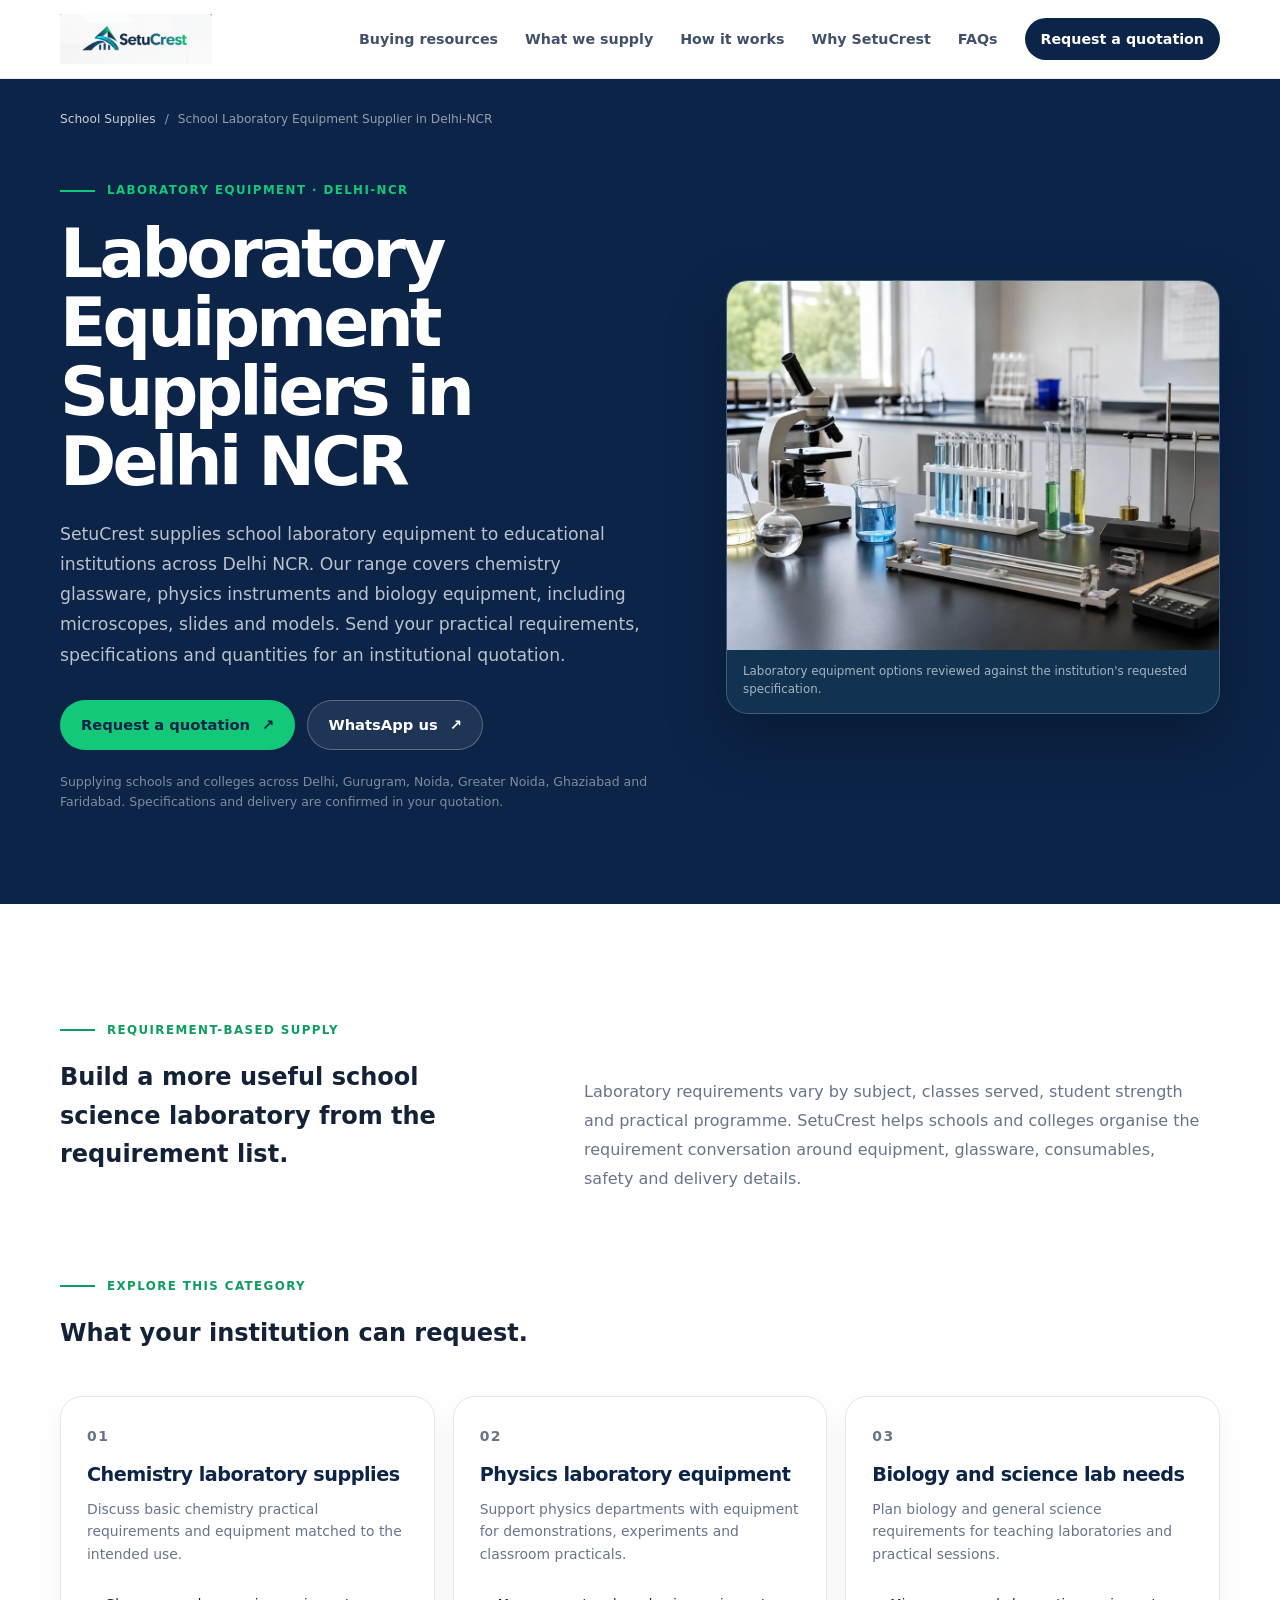
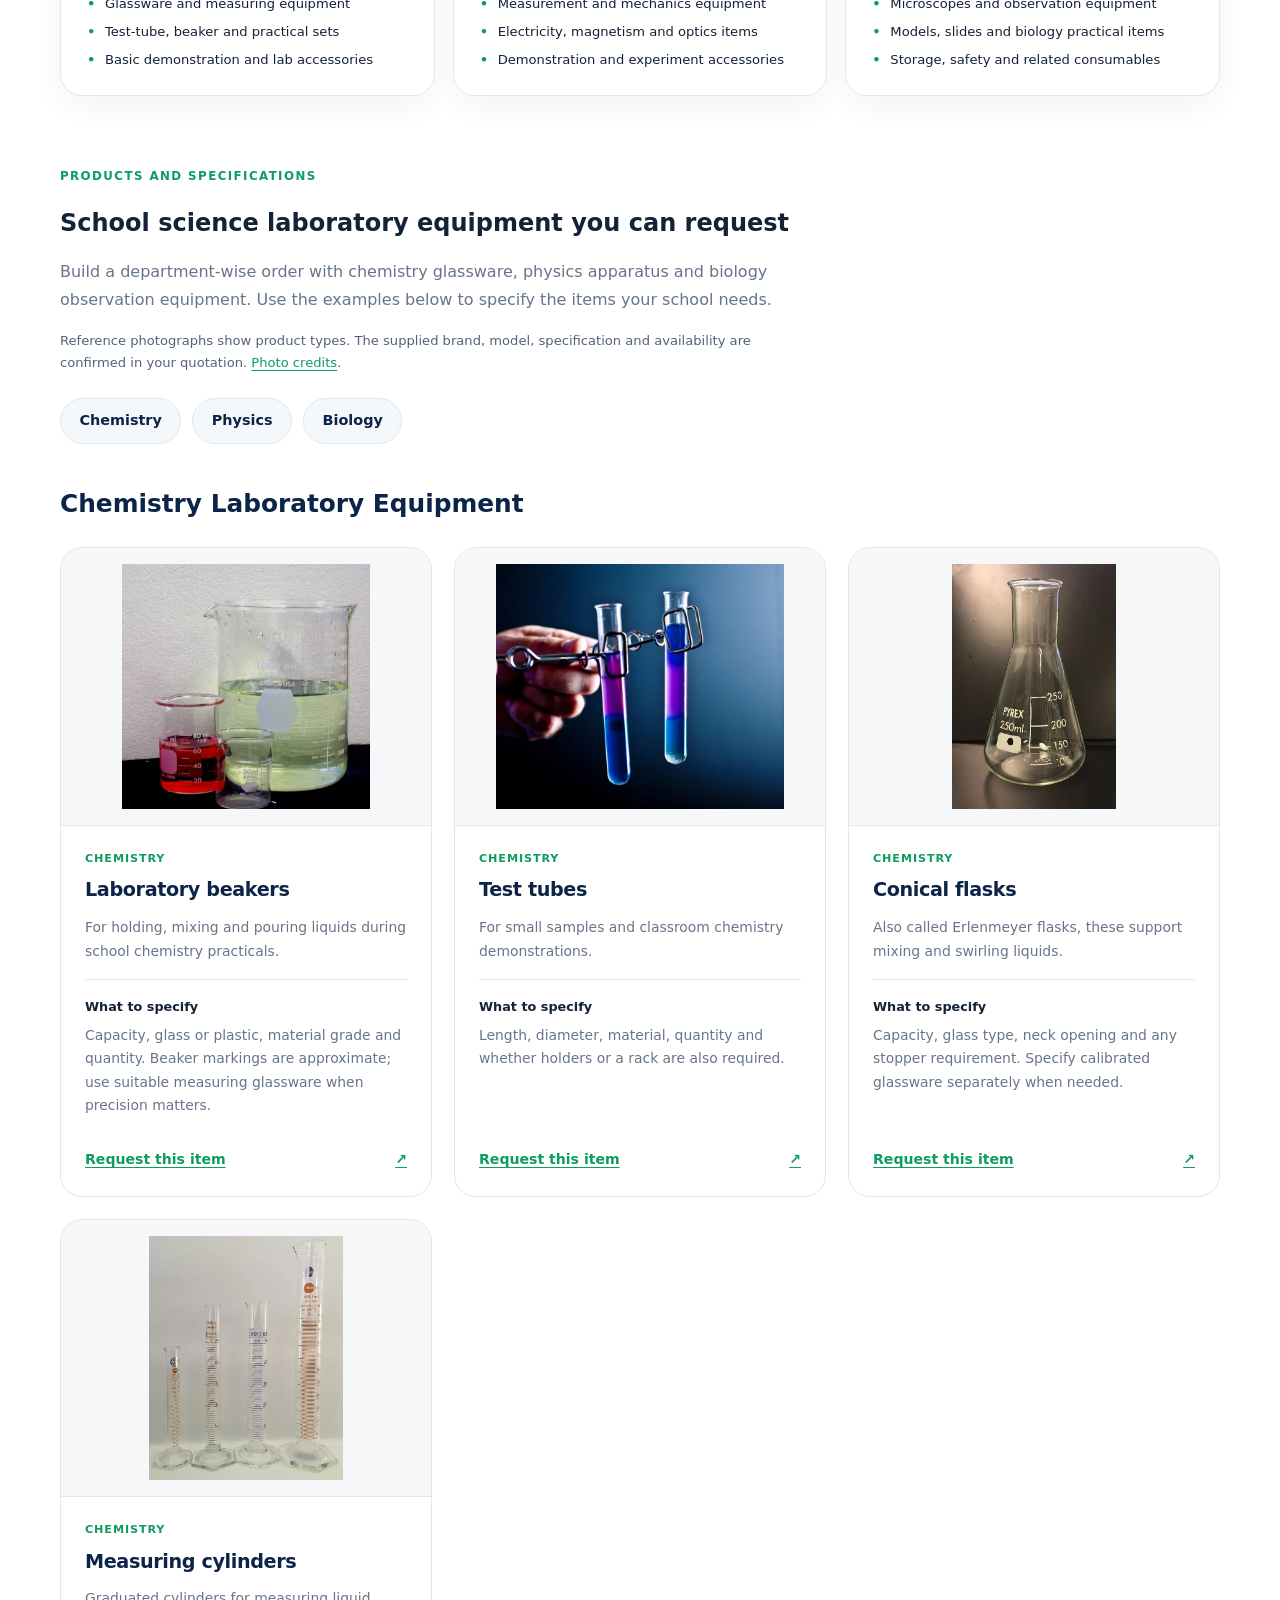
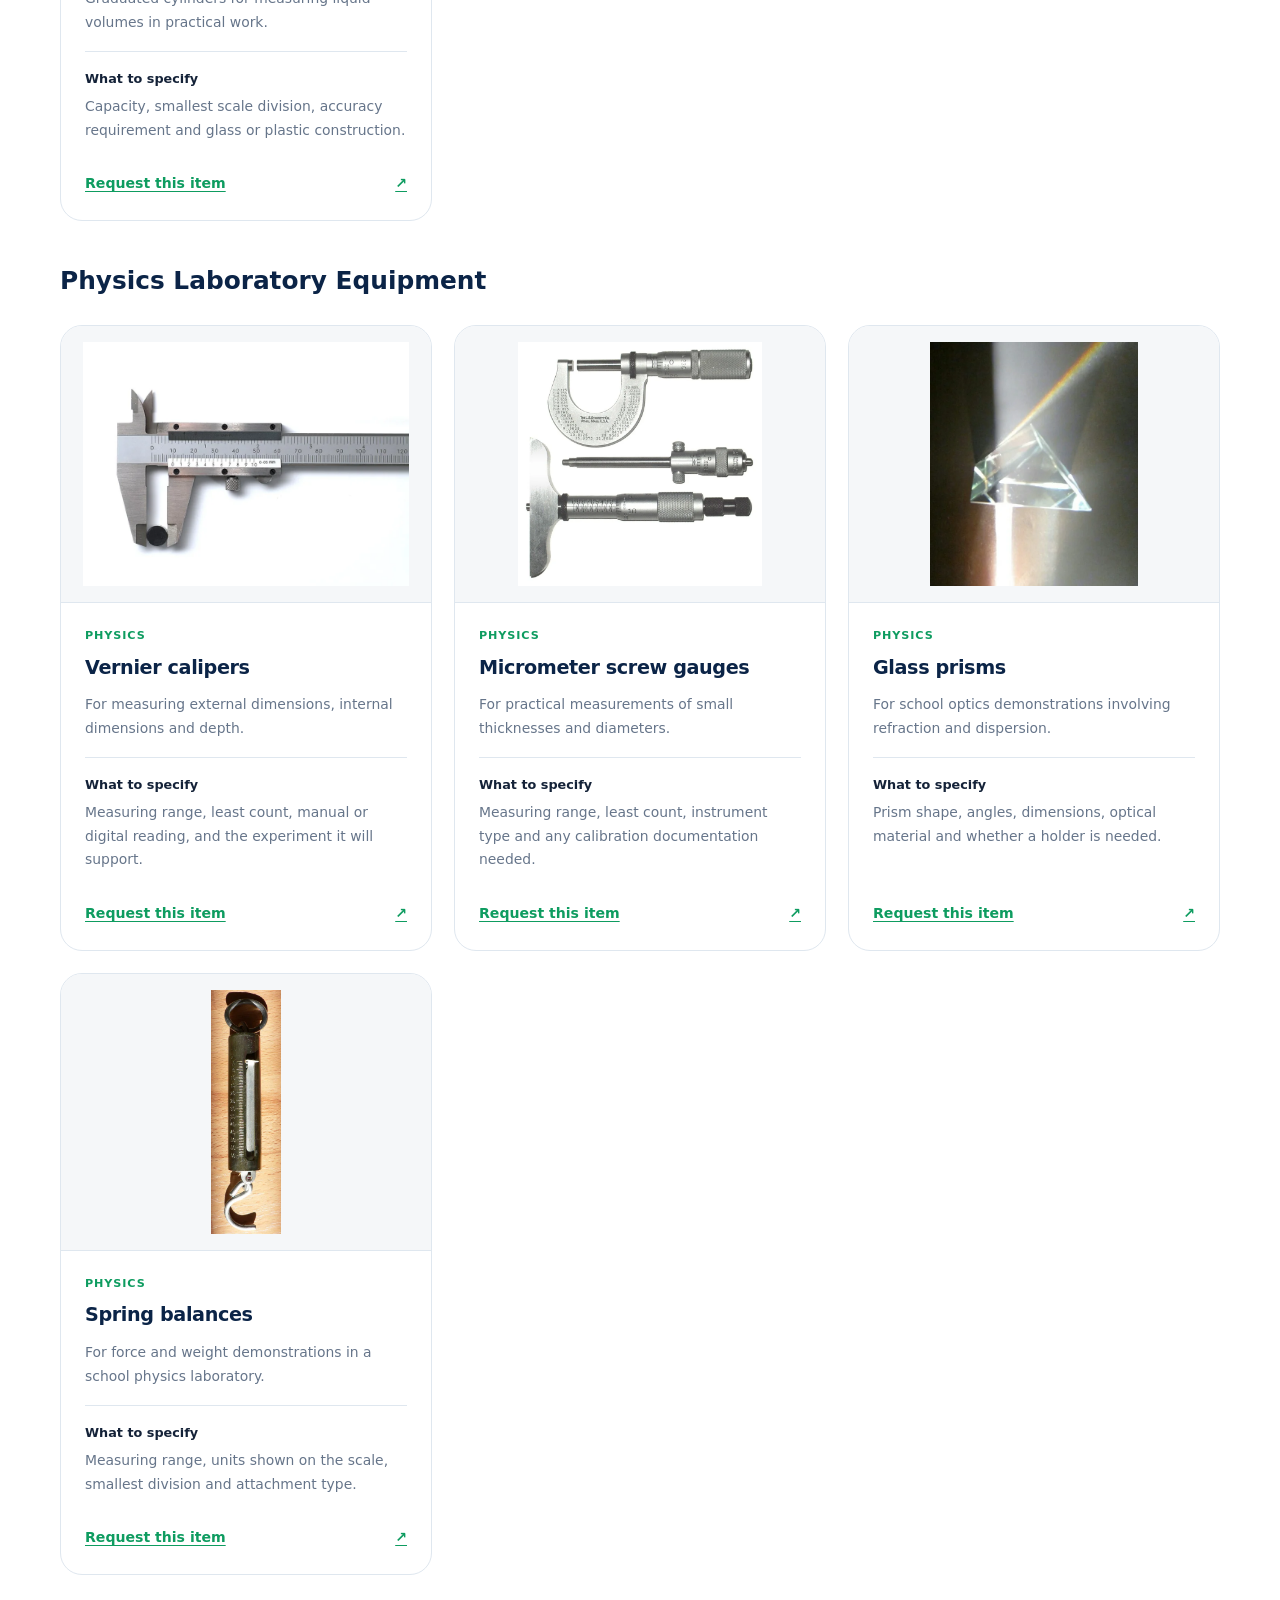
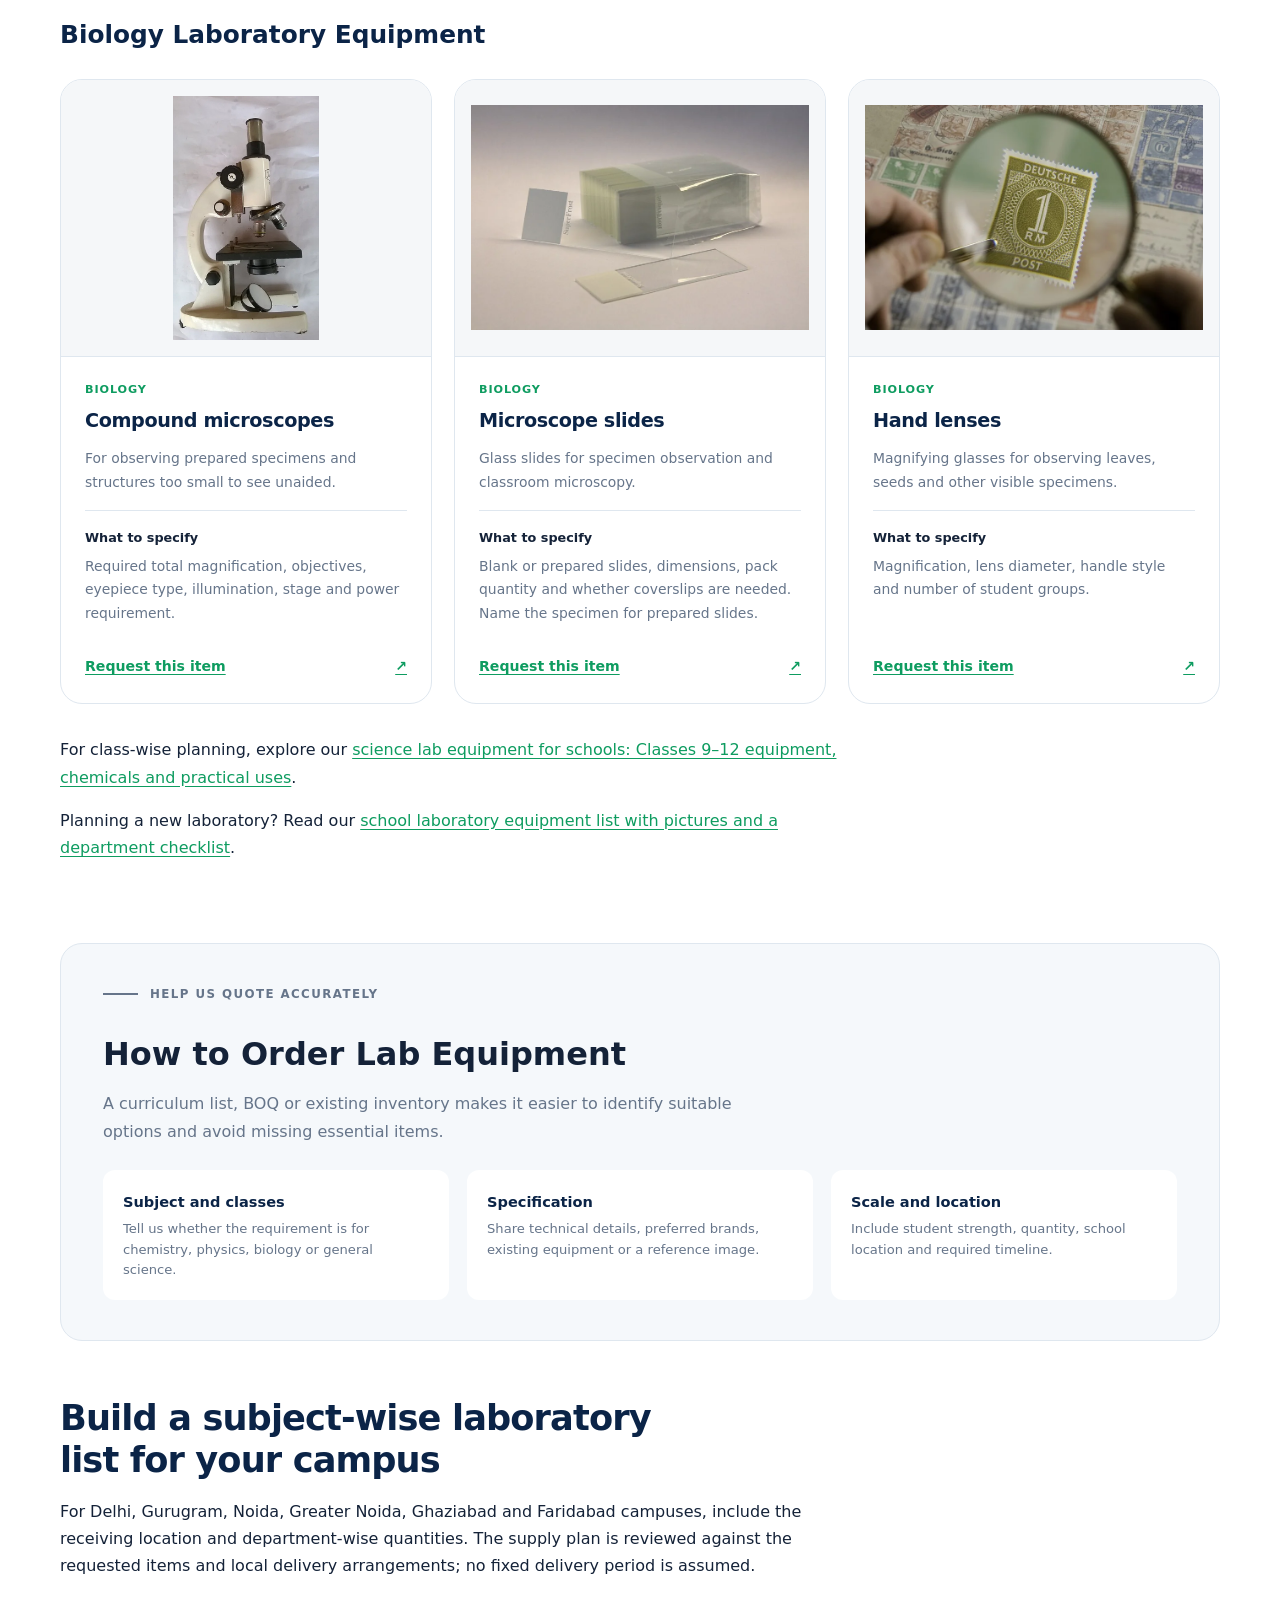
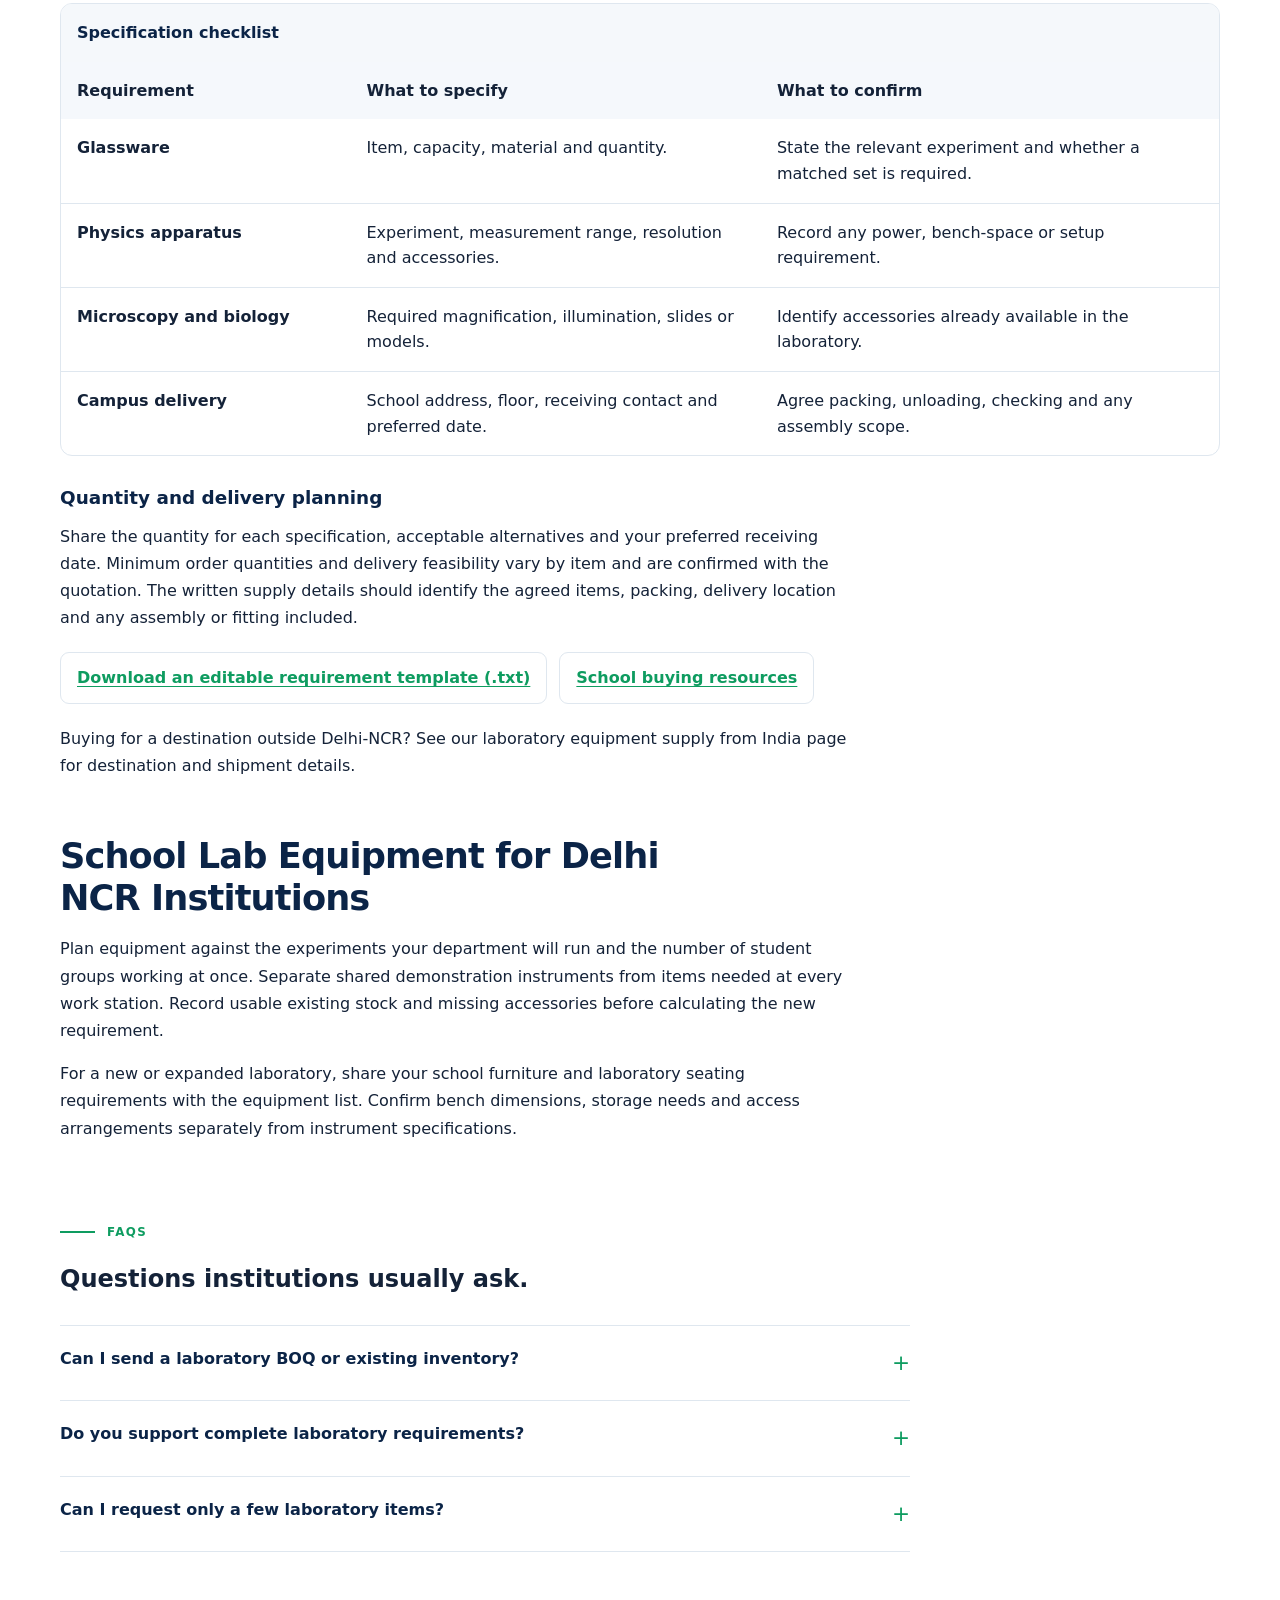
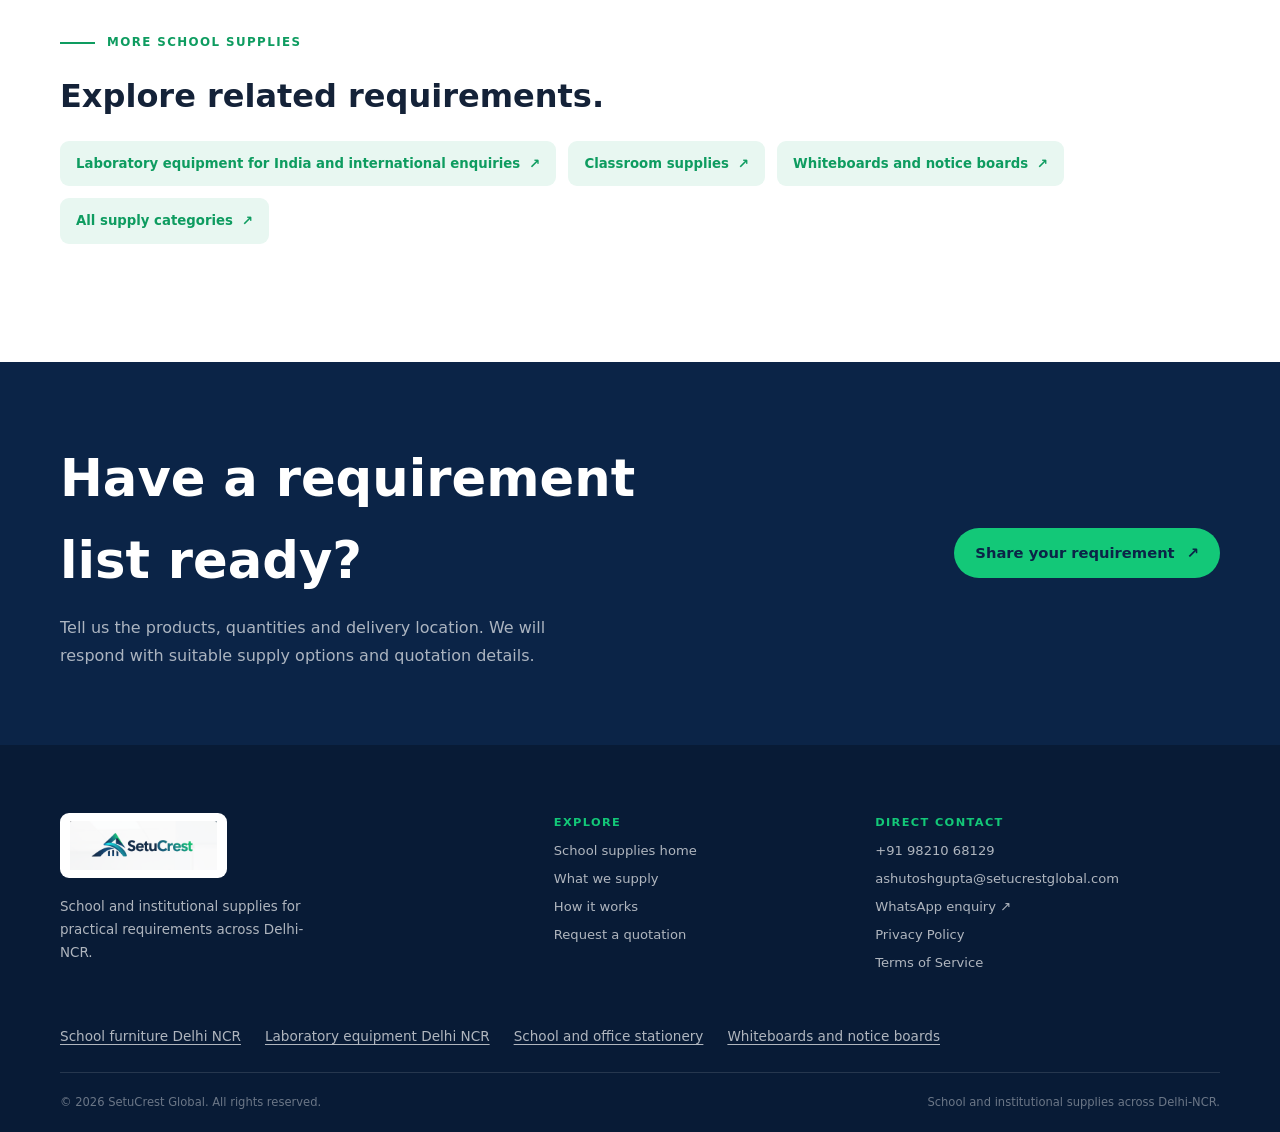
<file: school-laboratory-equipment-delhi-ncr/index.html>
<!doctype html>
<html lang="en-IN">
<head>
  <!-- Google tag (gtag.js) -->
  <script async src="https://www.googletagmanager.com/gtag/js?id=G-3E05BDB3VY"></script>
  <script>
    window.dataLayer = window.dataLayer || [];
    function gtag(){dataLayer.push(arguments);}
    gtag('js', new Date());
    gtag('config', 'G-3E05BDB3VY');
  </script>
    <meta charset="utf-8">
    <meta name="viewport" content="width=device-width, initial-scale=1">
    <meta name="description" content="Laboratory equipment suppliers in Delhi NCR for school chemistry glassware, physics instruments and biology microscopes. Send your requirement.">
    <meta name="robots" content="index, follow">
    <meta name="theme-color" content="#0b2447">
    <link rel="canonical" href="https://school-supplies.setucrestglobal.com/school-laboratory-equipment-delhi-ncr/">

    <meta property="og:type" content="website">
    <meta property="og:title" content="Laboratory Equipment Suppliers in Delhi NCR | School Labs">
    <meta property="og:description" content="Laboratory equipment suppliers in Delhi NCR for school chemistry glassware, physics instruments and biology microscopes. Send your requirement.">
    <meta property="og:url" content="https://school-supplies.setucrestglobal.com/school-laboratory-equipment-delhi-ncr/">
    <meta property="og:image" content="https://school-supplies.setucrestglobal.com/assets/school-laboratory-equipment-delhi.webp">
    <meta name="twitter:card" content="summary_large_image">
    <meta name="twitter:title" content="Laboratory Equipment Suppliers in Delhi NCR | School Labs">
    <meta name="twitter:description" content="Laboratory equipment suppliers in Delhi NCR for school chemistry glassware, physics instruments and biology microscopes. Send your requirement.">
    <meta name="twitter:image" content="https://school-supplies.setucrestglobal.com/assets/school-laboratory-equipment-delhi.webp">

    <title>Laboratory Equipment Suppliers in Delhi NCR | School Labs</title>
    <link rel="icon" href="/assets/setucrest-logo.webp" type="image/webp">
    <!-- BEGIN GENERATED STYLES -->
<style id="critical-css">:root { --navy: #0b2447; --navy-2: #102f59; --ink: #142238; --muted: #66758a; --line: #dfe7ef; --soft: #f5f8fb; --white: #ffffff; --green: #13c878; --green-dark: #0e9c60; --cyan: #14bad0; --shadow: 0 24px 60px rgba(11, 36, 71, .12); --radius: 22px; } * { box-sizing: border-box; } html { scroll-behavior: smooth; } body { margin: 0; color: var(--ink); background: var(--white); font-family: Inter, ui-sans-serif, system-ui, -apple-system, BlinkMacSystemFont, "Segoe UI", sans-serif; font-size: 1rem; line-height: 1.6; } button, input, select, textarea { font: inherit; } a { color: inherit; text-decoration: none; } button, a { -webkit-tap-highlight-color: transparent; } img { display: block; max-width: 100%; height: auto; } .container { width: min(1160px, calc(100% - 48px)); margin: 0 auto; } .sr-only { position: absolute; width: 1px; height: 1px; padding: 0; margin: -1px; overflow: hidden; clip: rect(0, 0, 0, 0); white-space: nowrap; border: 0; } .skip-link { position: fixed; top: 12px; left: 12px; z-index: 100; padding: 10px 14px; color: var(--white); background: var(--navy); border-radius: 8px; transform: translateY(-160%); transition: transform .2s ease; } .skip-link:focus { transform: translateY(0); } .site-header { position: sticky; top: 0; z-index: 20; background: rgba(255, 255, 255, .94); border-bottom: 1px solid rgba(223, 231, 239, .9); backdrop-filter: blur(16px); } .nav-wrap { display: flex; align-items: center; justify-content: space-between; min-height: 78px; gap: 32px; } .brand { width: 152px; flex: 0 0 auto; } .brand img { width: 100%; height: auto; } .site-nav { display: flex; align-items: center; gap: 27px; font-size: .89rem; font-weight: 600; color: #40526b; } .site-nav a:not(.nav-cta) { transition: color .2s ease; } .site-nav a:not(.nav-cta):hover, .site-nav a:not(.nav-cta):focus-visible { color: var(--navy); } .nav-cta { padding: 10px 16px; color: var(--white); background: var(--navy); border-radius: 999px; transition: background .2s ease, transform .2s ease; } .nav-cta:hover, .nav-cta:focus-visible { background: var(--navy-2); transform: translateY(-1px); } .menu-toggle { display: none; padding: 8px; background: transparent; border: 0; cursor: pointer; } .menu-toggle span:not(.sr-only) { display: block; width: 22px; height: 2px; margin: 5px 0; background: var(--navy); } .hero { position: relative; overflow: hidden; color: var(--white); background: var(--navy); isolation: isolate; } .hero::before { content: ""; position: absolute; inset: 0; z-index: -2; opacity: .32; background: radial-gradient(circle at 80% 18%, rgba(20, 186, 208, .56), transparent 29%), radial-gradient(circle at 22% 86%, rgba(19, 200, 120, .24), transparent 34%); } .hero::after { content: ""; position: absolute; inset: 0; z-index: -1; opacity: .1; background-image: linear-gradient(rgba(255,255,255,.4) 1px, transparent 1px), linear-gradient(90deg, rgba(255,255,255,.4) 1px, transparent 1px); background-size: 72px 72px; mask-image: linear-gradient(to bottom, black, transparent 86%); } .hero-orb { position: absolute; border: 1px solid rgba(255,255,255,.16); border-radius: 50%; pointer-events: none; } .hero-orb-one { width: 440px; height: 440px; right: -170px; top: -220px; } .hero-orb-two { width: 600px; height: 600px; right: -250px; top: -300px; opacity: .55; } .hero-grid { display: grid; grid-template-columns: minmax(0, 1.16fr) minmax(360px, .84fr); align-items: center; gap: 84px; min-height: 594px; padding-top: 76px; padding-bottom: 90px; } .hero-copy { max-width: 700px; } .eyebrow { display: flex; align-items: center; gap: 12px; margin: 0 0 20px; color: var(--green); font-size: .74rem; font-weight: 800; letter-spacing: .12em; line-height: 1.4; text-transform: uppercase; } .eyebrow-dark { color: var(--green-dark); } .eyebrow-line { display: inline-block; width: 35px; height: 2px; background: currentColor; } h1, h2, h3, p { margin-top: 0; } h1 { max-width: 730px; margin-bottom: 24px; font-size: clamp(2.8rem, 5.7vw, 5.3rem); letter-spacing: -.055em; line-height: 1.02; } h1 span { color: #8debd0; } .hero-lede { max-width: 635px; margin-bottom: 31px; color: rgba(255,255,255,.78); font-size: 1.1rem; line-height: 1.75; } .hero-actions { display: flex; flex-wrap: wrap; align-items: center; gap: 12px; } .button { display: inline-flex; align-items: center; justify-content: center; gap: 12px; min-height: 50px; padding: 13px 20px; border: 1px solid transparent; border-radius: 999px; font-weight: 750; font-size: .92rem; line-height: 1.2; cursor: pointer; transition: transform .2s ease, background .2s ease, border-color .2s ease; } .button:hover, .button:focus-visible { transform: translateY(-2px); } .button-primary { color: var(--navy); background: var(--green); } .button-primary:hover, .button-primary:focus-visible { background: #36dc91; } .button-secondary { color: var(--white); border-color: rgba(255,255,255,.27); background: rgba(255,255,255,.08); } .button-secondary:hover, .button-secondary:focus-visible { background: rgba(255,255,255,.16); } .hero-note { margin: 22px 0 0; color: rgba(255,255,255,.52); font-size: .84rem; } .requirement-card { position: relative; padding: 33px 31px 29px; color: var(--ink); background: rgba(255,255,255,.96); border-radius: var(--radius); box-shadow: var(--shadow); } .requirement-card::before { content: ""; position: absolute; left: 31px; top: 0; width: 78px; height: 4px; background: var(--green); border-radius: 0 0 6px 6px; } .card-topline { display: flex; align-items: center; gap: 9px; margin-bottom: 25px; color: var(--green-dark); font-size: .74rem; font-weight: 800; letter-spacing: .12em; text-transform: uppercase; } .status-dot { width: 8px; height: 8px; background: var(--green); border-radius: 50%; box-shadow: 0 0 0 5px rgba(19, 200, 120, .13); } .requirement-card h2 { max-width: 280px; margin-bottom: 11px; color: var(--navy); font-size: 1.75rem; letter-spacing: -.035em; line-height: 1.16; } .requirement-card > p { margin-bottom: 24px; color: var(--muted); font-size: .92rem; line-height: 1.7; } .mini-list { display: grid; gap: 13px; padding: 19px 0; border-top: 1px solid var(--line); border-bottom: 1px solid var(--line); } .mini-list > div { display: flex; align-items: center; gap: 13px; color: #34455d; font-size: .88rem; font-weight: 650; } .mini-icon { display: inline-grid; place-items: center; width: 27px; height: 27px; color: var(--navy); background: #e6f7f1; border-radius: 8px; font-size: .68rem; font-weight: 850; } .card-link, .text-link { display: inline-flex; align-items: center; gap: 9px; margin-top: 22px; color: var(--navy); font-weight: 800; font-size: .9rem; } .card-link:hover, .text-link:hover { color: var(--green-dark); } .hero-bottom-line { position: absolute; bottom: 0; left: 0; width: 100%; height: 6px; background: linear-gradient(90deg, var(--green) 0 28%, var(--cyan) 28% 68%, transparent 68%); } .trust-strip { background: #f0f6f8; border-bottom: 1px solid var(--line); } .trust-grid { display: grid; grid-template-columns: repeat(4, 1fr); gap: 24px; padding-top: 23px; padding-bottom: 23px; } .trust-grid > div { display: grid; gap: 2px; padding-left: 17px; border-left: 2px solid #a9e6d3; } .trust-grid strong { color: var(--navy); font-size: .88rem; } .trust-grid span { color: var(--muted); font-size: .78rem; } .detail-hero { padding: 31px 0 92px; color: var(--white); background: var(--navy); } .breadcrumbs { display: flex; flex-wrap: wrap; align-items: center; gap: 9px; margin-bottom: 53px; color: rgba(255,255,255,.56); font-size: .76rem; } .breadcrumbs a { color: rgba(255,255,255,.78); } .breadcrumbs a:hover { color: var(--green); } .detail-hero-grid { display: grid; grid-template-columns: minmax(0, 1fr) minmax(360px, .84fr); gap: 78px; align-items: center; } .detail-copy { max-width: 690px; } .detail-copy h1 { max-width: 700px; margin-bottom: 23px; color: var(--white); font-size: clamp(2.75rem, 5.3vw, 5rem); letter-spacing: -.055em; line-height: 1.02; } .detail-lede { max-width: 625px; margin-bottom: 30px; color: rgba(255,255,255,.72); font-size: 1.08rem; line-height: 1.75; } .detail-note { margin: 22px 0 0; color: rgba(255,255,255,.48); font-size: .78rem; line-height: 1.6; } .detail-image { margin: 0; overflow: hidden; background: #153b61; border: 1px solid rgba(255,255,255,.18); border-radius: var(--radius); box-shadow: 0 24px 60px rgba(0,0,0,.25); } .detail-image img { display: block; width: 100%; aspect-ratio: 4 / 3; object-fit: cover; } .detail-image figcaption { padding: 13px 16px 15px; color: rgba(255,255,255,.63); background: rgba(0,0,0,.16); font-size: .74rem; line-height: 1.5; } .guide-hero .detail-copy { max-width: 900px; } .guide-hero .detail-copy h1 { max-width: 900px; } .hero-service-area { max-width: 635px; margin: -12px 0 28px; color: rgba(255,255,255,.78); font-size: 1rem; line-height: 1.75; } .section { padding: 118px 0; } @media (max-width: 980px) { .container { width: min(100% - 38px, 720px); } .site-nav { gap: 16px; font-size: .8rem; }.nav-cta { padding: 9px 13px; } .hero-grid { grid-template-columns: 1fr; gap: 48px; padding-top: 66px; }.hero-copy { max-width: 680px; }.requirement-card { max-width: 560px; } .split-heading, .process-grid, .about-grid, .enquiry-grid, .faq-grid { gap: 55px; }.split-heading { grid-template-columns: 1fr; margin-bottom: 35px; }.category-grid { grid-template-columns: repeat(2, 1fr); }.category-card-wide { grid-column: span 2; } .about-grid { grid-template-columns: 1fr; }.about-points { max-width: 700px; }.enquiry-grid { grid-template-columns: 1fr; }.enquiry-copy > p:not(.eyebrow) { max-width: 600px; }.contact-card { max-width: 500px; } .footer-main { gap: 45px; } } @media (max-width: 700px) { .container { width: min(100% - 32px, 540px); } .nav-wrap { min-height: 68px; }.brand { width: 134px; }.menu-toggle { display: block; }.site-nav { position: absolute; top: calc(100% + 1px); right: 0; left: 0; display: none; flex-direction: column; align-items: stretch; gap: 0; padding: 9px 16px 16px; background: var(--white); border-bottom: 1px solid var(--line); box-shadow: 0 18px 30px rgba(11,36,71,.08); }.site-nav.is-open { display: flex; }.site-nav a { padding: 12px 0; }.site-nav .nav-cta { margin-top: 7px; padding: 12px 16px; text-align: center; } .hero-grid { min-height: auto; padding-top: 55px; padding-bottom: 73px; }.hero-orb-one { right: -280px; }.hero-orb-two { right: -350px; }.eyebrow { font-size: .65rem; }.eyebrow-line { width: 25px; }.hero-lede { font-size: 1rem; }.hero-actions { align-items: stretch; flex-direction: column; }.hero-actions .button { width: 100%; }.requirement-card { padding: 29px 23px 25px; }.requirement-card::before { left: 23px; } .trust-grid { grid-template-columns: 1fr 1fr; gap: 18px 15px; }.trust-grid > div { padding-left: 11px; }.trust-grid strong { font-size: .78rem; }.trust-grid span { font-size: .69rem; } .section { padding: 78px 0; }.section-heading h2, .process-intro h2, .about-panel h2, .enquiry-copy h2, .faq-grid h2 { font-size: 2.25rem; }.category-grid { grid-template-columns: 1fr; }.category-card, .category-card-wide { grid-column: auto; min-height: auto; }.category-card-wide { flex-direction: column; gap: 0; }.category-card-wide a { margin-top: auto; margin-left: 0; }.category-icon { margin-bottom: 20px; }.category-card-wide.has-image .category-image { flex: 0 0 auto; width: 100%; height: 180px; min-height: 0; }.category-card-wide-copy { padding: 24px 23px 25px; } .process-grid { grid-template-columns: 1fr; }.about-points { grid-template-columns: 1fr; gap: 25px; }.about-panel { padding: 30px 24px; }.panel-rule { margin-top: 32px; } .enquiry-section { padding: 78px 0; }.enquiry-grid { grid-template-columns: 1fr; }.enquiry-form { padding: 24px 19px; }.form-intro { display: block; }.form-intro h3 { margin-bottom: 6px; }.form-row { grid-template-columns: 1fr; gap: 0; }.contact-card { align-items: flex-start; }.contact-card a { display: block; margin: 2px 0 0; }.contact-card-combined { grid-template-columns: 49px minmax(0, 1fr); }.contact-qr { grid-column: 2; margin-top: 16px !important; }.contact-qr img { width: 150px; height: 150px; }.zoho-form-frame, .zoho-form-frame iframe { height: 1450px; } .faq-grid { grid-template-columns: 1fr; gap: 37px; }.faq-list summary { font-size: .9rem; }.faq-list details p { font-size: .82rem; } .footer-main { grid-template-columns: 1fr 1fr; gap: 35px 22px; padding-top: 50px; }.footer-main > div:first-child { grid-column: span 2; }.footer-bottom { display: block; }.footer-bottom span { display: block; margin-bottom: 7px; } } @media (max-width: 980px) { .detail-hero-grid { grid-template-columns: 1fr; gap: 42px; } .detail-copy { max-width: 700px; } .detail-image { max-width: 620px; } .detail-intro-grid { grid-template-columns: 1fr; gap: 18px; } .detail-card-grid { grid-template-columns: 1fr 1fr; } .detail-card:last-child { grid-column: span 2; } .detail-check-grid { grid-template-columns: 1fr 1fr; } .detail-cta-grid { align-items: flex-start; flex-direction: column; } } @media (max-width: 700px) { .detail-hero { padding-bottom: 67px; } .breadcrumbs { margin-bottom: 35px; font-size: .7rem; } .detail-copy h1 { font-size: clamp(2.35rem, 12vw, 3.55rem); } .detail-lede { font-size: .97rem; } .detail-card-grid, .detail-check-grid { grid-template-columns: 1fr; } .detail-card, .detail-card:last-child { grid-column: auto; min-height: 0; } .detail-check-section { margin-top: 58px; padding: 28px 21px; } .detail-faq, .detail-related { margin-top: 58px; } .detail-faq-list summary { font-size: .9rem; } .detail-cta { padding: 61px 0; } } @media(max-width:700px){.buying-cards{grid-template-columns:1fr}.buying-card{padding:1.2rem}.buying-guide{margin:2.5rem 0}.buying-table th,.buying-table td{padding:.8rem}.buying-links a{width:100%}} @media print{.buying-table-wrap{overflow:visible}.buying-links a{border:0;padding:0}.buying-card{break-inside:avoid}} @media (max-width: 980px) { .product-grid { grid-template-columns: repeat(2, minmax(0, 1fr)); } } @media (max-width: 600px) { .product-catalog { margin-top: 3rem; } .product-grid { grid-template-columns: minmax(0, 1fr); gap: 20px; } .product-body { padding: 21px; } .product-photo { aspect-ratio: 3 / 2; } } @media print { .product-card { break-inside: avoid; } .product-grid { grid-template-columns: repeat(2, minmax(0, 1fr)); } .product-action, .catalog-jump { display: none; } }</style>
<link rel="stylesheet" href="/styles.css?v=46ccc3d35614" media="print" onload="this.media='all'">
<noscript><link rel="stylesheet" href="/styles.css?v=46ccc3d35614"></noscript>
<!-- END GENERATED STYLES -->

    <script type="application/ld+json">{
  "@context": "https://schema.org",
  "@graph": [
    {
      "@type": "WebPage",
      "@id": "https://school-supplies.setucrestglobal.com/school-laboratory-equipment-delhi-ncr/#webpage",
      "url": "https://school-supplies.setucrestglobal.com/school-laboratory-equipment-delhi-ncr/",
      "name": "Laboratory Equipment Suppliers in Delhi NCR | School Labs",
      "description": "Laboratory equipment suppliers in Delhi NCR for school chemistry glassware, physics instruments and biology microscopes. Send your requirement.",
      "isPartOf": {
        "@id": "https://school-supplies.setucrestglobal.com/#website"
      },
      "breadcrumb": {
        "@id": "https://school-supplies.setucrestglobal.com/school-laboratory-equipment-delhi-ncr/#breadcrumb"
      }
    },
    {
      "@type": "Service",
      "@id": "https://school-supplies.setucrestglobal.com/school-laboratory-equipment-delhi-ncr/#service",
      "name": "Laboratory Equipment Suppliers in Delhi NCR",
      "serviceType": "Laboratory Equipment Suppliers in Delhi NCR",
      "provider": {
        "@type": "Organization",
        "name": "SetuCrest Global",
        "url": "https://school-supplies.setucrestglobal.com/"
      },
      "areaServed": {
        "@type": "AdministrativeArea",
        "name": "Delhi-NCR"
      }
    },
    {
      "@type": "BreadcrumbList",
      "@id": "https://school-supplies.setucrestglobal.com/school-laboratory-equipment-delhi-ncr/#breadcrumb",
      "itemListElement": [
        {
          "@type": "ListItem",
          "position": 1,
          "name": "School Supplies",
          "item": "https://school-supplies.setucrestglobal.com/"
        },
        {
          "@type": "ListItem",
          "position": 2,
          "name": "School Laboratory Equipment Supplier in Delhi-NCR",
          "item": "https://school-supplies.setucrestglobal.com/school-laboratory-equipment-delhi-ncr/"
        }
      ]
    }
  ]
}</script>
    <!-- Microsoft Clarity: SetuCrest School Supplies -->
    <script type="text/javascript">
      (function(c,l,a,r,i,t,y){
        c[a]=c[a]||function(){(c[a].q=c[a].q||[]).push(arguments)};
        t=l.createElement(r);t.async=1;t.src="https://www.clarity.ms/tag/"+i;
        y=l.getElementsByTagName(r)[0];y.parentNode.insertBefore(t,y);
      })(window, document, "clarity", "script", "ye3j85ac3u");
    </script>
  </head>
  <body>
    <a class="skip-link" href="#main-content">Skip to content</a>

    <header class="site-header">
      <div class="container nav-wrap">
        <a class="brand" href="../" aria-label="SetuCrest Global school supplies home">
          <img src="/assets/setucrest-logo.webp" alt="SetuCrest Global" width="420" height="140" decoding="async">
        </a>

        <button class="menu-toggle" type="button" aria-expanded="false" aria-controls="site-navigation">
          <span class="sr-only">Toggle navigation</span>
          <span></span><span></span><span></span>
        </button>

        <nav class="site-nav" id="site-navigation" aria-label="Primary navigation"><a href="/resources/">Buying resources</a>
          <a href="../#categories">What we supply</a>
          <a href="../#how-it-works">How it works</a>
          <a href="../#about">Why SetuCrest</a>
          <a href="../#faqs">FAQs</a>
          <a class="nav-cta" href="../#enquiry">Request a quotation</a>
        </nav>
      </div>
    </header>

    <main id="main-content">
      <section class="detail-hero">
        <div class="container">
          <nav class="breadcrumbs" aria-label="Breadcrumb">
            <a href="../">School Supplies</a><span aria-hidden="true">/</span><span aria-current="page">School Laboratory Equipment Supplier in Delhi-NCR</span>
          </nav>
          <div class="detail-hero-grid">
            <div class="detail-copy">
              <p class="eyebrow"><span class="eyebrow-line"></span>Laboratory equipment · Delhi-NCR</p>
              <h1>Laboratory Equipment Suppliers in Delhi NCR</h1>
              <p class="detail-lede">SetuCrest supplies school laboratory equipment to educational institutions across Delhi NCR. Our range covers chemistry glassware, physics instruments and biology equipment, including microscopes, slides and models. Send your practical requirements, specifications and quantities for an institutional quotation.</p>
              <div class="hero-actions">
                <a class="button button-primary" href="../#enquiry">Request a quotation <span aria-hidden="true">↗</span></a>
                <a class="button button-secondary" href="https://wa.me/919821068129?text=Hello%20SetuCrest%2C%20I%20would%20like%20to%20discuss%20school%20supplies%20for%20my%20institution." target="_blank" rel="noopener">WhatsApp us <span aria-hidden="true">↗</span></a>
              </div>
              <p class="detail-note">Supplying schools and colleges across Delhi, Gurugram, Noida, Greater Noida, Ghaziabad and Faridabad. Specifications and delivery are confirmed in your quotation.</p>
            </div>
            <figure class="detail-image">
              <img src="/assets/school-laboratory-equipment-delhi.webp" alt="Laboratory glassware, microscope and physics equipment for a school science lab" width="1200" height="800" decoding="async" fetchpriority="high">
              <figcaption>Laboratory equipment options reviewed against the institution's requested specification.</figcaption>
            </figure>
          </div>
        </div>
      </section>

      <section class="section detail-intro">
        <div class="container detail-intro-grid">
          <div>
            <p class="eyebrow eyebrow-dark"><span class="eyebrow-line"></span>Requirement-based supply</p>
            <h2>Build a more useful school science laboratory from the requirement list.</h2>
          </div>
          <p class="detail-intro-copy">Laboratory requirements vary by subject, classes served, student strength and practical programme. SetuCrest helps schools and colleges organise the requirement conversation around equipment, glassware, consumables, safety and delivery details.</p>
        </div>
      </section>

      <section class="section detail-content">
        <div class="container">
          <p class="eyebrow eyebrow-dark"><span class="eyebrow-line"></span>Explore this category</p>
          <h2>What your institution can request.</h2>
          <div class="detail-card-grid">
            <article class="detail-card">
              <p class="detail-card-number">01</p>
              <h3>Chemistry laboratory supplies</h3>
              <p>Discuss basic chemistry practical requirements and equipment matched to the intended use.</p>
              <ul class="detail-list">
                <li>Glassware and measuring equipment</li><li>Test-tube, beaker and practical sets</li><li>Basic demonstration and lab accessories</li>
              </ul>
            </article>
            <article class="detail-card">
              <p class="detail-card-number">02</p>
              <h3>Physics laboratory equipment</h3>
              <p>Support physics departments with equipment for demonstrations, experiments and classroom practicals.</p>
              <ul class="detail-list">
                <li>Measurement and mechanics equipment</li><li>Electricity, magnetism and optics items</li><li>Demonstration and experiment accessories</li>
              </ul>
            </article>
            <article class="detail-card">
              <p class="detail-card-number">03</p>
              <h3>Biology and science lab needs</h3>
              <p>Plan biology and general science requirements for teaching laboratories and practical sessions.</p>
              <ul class="detail-list">
                <li>Microscopes and observation equipment</li><li>Models, slides and biology practical items</li><li>Storage, safety and related consumables</li>
              </ul>
            </article>
          </div>

          <!-- BEGIN PRODUCT CATALOG -->
    <section class="product-catalog" aria-labelledby="product-catalog-title">
      <p class="eyebrow eyebrow-dark">Products and specifications</p><h2 id="product-catalog-title">School science laboratory equipment you can request</h2><p class="catalog-intro">Build a department-wise order with chemistry glassware, physics apparatus and biology observation equipment. Use the examples below to specify the items your school needs.</p>
      <p class="catalog-reference">Reference photographs show product types. The supplied brand, model, specification and availability are confirmed in your quotation. <a href="/image-credits/">Photo credits</a>.</p>
      <nav class="catalog-jump" aria-label="Laboratory subjects"><a href="#catalog-chemistry">Chemistry</a> <a href="#catalog-physics">Physics</a> <a href="#catalog-biology">Biology</a></nav><section class="product-group" aria-labelledby="catalog-chemistry"><h2 id="catalog-chemistry">Chemistry Laboratory Equipment</h2><div class="product-grid"><article class="product-card" id="product-beakers">
      <div class="product-photo"><img src="/assets/products/school-beakers-lab-delhi.webp" alt="Laboratory glass beakers with pouring spouts and volume markings" width="800" height="790" loading="lazy" decoding="async"></div>
      <div class="product-body"><p class="product-family">Chemistry</p><h3>Laboratory beakers</h3>
      <p>For holding, mixing and pouring liquids during school chemistry practicals.</p><p class="product-spec"><strong>What to specify</strong>Capacity, glass or plastic, material grade and quantity. Beaker markings are approximate; use suitable measuring glassware when precision matters.</p><a class="product-action" href="https://wa.me/919821068129?text=Hello%20SetuCrest%2C%20please%20quote%20for%20Laboratory%20beakers.%20Quantity%3A%20__.%20Specification%3A%20__.%20School%20/%20organisation%3A%20__.%20Delivery%20city%20and%20country%3A%20__." target="_blank" rel="noopener" data-product="Laboratory beakers">Request this item <span aria-hidden="true">↗</span><span class="sr-only"> on WhatsApp: Laboratory beakers</span></a></div>
    </article><article class="product-card" id="product-test-tubes">
      <div class="product-photo"><img src="/assets/products/school-test-tubes-lab-delhi.webp" alt="Two glass test tubes held in spring clamps" width="800" height="680" loading="lazy" decoding="async"></div>
      <div class="product-body"><p class="product-family">Chemistry</p><h3>Test tubes</h3>
      <p>For small samples and classroom chemistry demonstrations.</p><p class="product-spec"><strong>What to specify</strong>Length, diameter, material, quantity and whether holders or a rack are also required.</p><a class="product-action" href="https://wa.me/919821068129?text=Hello%20SetuCrest%2C%20please%20quote%20for%20Test%20tubes.%20Quantity%3A%20__.%20Specification%3A%20__.%20School%20/%20organisation%3A%20__.%20Delivery%20city%20and%20country%3A%20__." target="_blank" rel="noopener" data-product="Test tubes">Request this item <span aria-hidden="true">↗</span><span class="sr-only"> on WhatsApp: Test tubes</span></a></div>
    </article><article class="product-card" id="product-conical-flasks">
      <div class="product-photo"><img src="/assets/products/school-conical-flasks-lab-delhi.webp" alt="Clear conical laboratory flask with a narrow neck" width="539" height="800" loading="lazy" decoding="async"></div>
      <div class="product-body"><p class="product-family">Chemistry</p><h3>Conical flasks</h3>
      <p>Also called Erlenmeyer flasks, these support mixing and swirling liquids.</p><p class="product-spec"><strong>What to specify</strong>Capacity, glass type, neck opening and any stopper requirement. Specify calibrated glassware separately when needed.</p><a class="product-action" href="https://wa.me/919821068129?text=Hello%20SetuCrest%2C%20please%20quote%20for%20Conical%20flasks.%20Quantity%3A%20__.%20Specification%3A%20__.%20School%20/%20organisation%3A%20__.%20Delivery%20city%20and%20country%3A%20__." target="_blank" rel="noopener" data-product="Conical flasks">Request this item <span aria-hidden="true">↗</span><span class="sr-only"> on WhatsApp: Conical flasks</span></a></div>
    </article><article class="product-card" id="product-measuring-cylinders">
      <div class="product-photo"><img src="/assets/products/school-measuring-cylinders-lab-delhi.webp" alt="Graduated measuring cylinders in different capacities" width="583" height="733" loading="lazy" decoding="async"></div>
      <div class="product-body"><p class="product-family">Chemistry</p><h3>Measuring cylinders</h3>
      <p>Graduated cylinders for measuring liquid volumes in practical work.</p><p class="product-spec"><strong>What to specify</strong>Capacity, smallest scale division, accuracy requirement and glass or plastic construction.</p><a class="product-action" href="https://wa.me/919821068129?text=Hello%20SetuCrest%2C%20please%20quote%20for%20Measuring%20cylinders.%20Quantity%3A%20__.%20Specification%3A%20__.%20School%20/%20organisation%3A%20__.%20Delivery%20city%20and%20country%3A%20__." target="_blank" rel="noopener" data-product="Measuring cylinders">Request this item <span aria-hidden="true">↗</span><span class="sr-only"> on WhatsApp: Measuring cylinders</span></a></div>
    </article></div></section><section class="product-group" aria-labelledby="catalog-physics"><h2 id="catalog-physics">Physics Laboratory Equipment</h2><div class="product-grid"><article class="product-card" id="product-vernier-calipers">
      <div class="product-photo"><img src="/assets/products/school-vernier-calipers-lab-delhi.webp" alt="Close view of a vernier caliper and its measurement scale" width="800" height="600" loading="lazy" decoding="async"></div>
      <div class="product-body"><p class="product-family">Physics</p><h3>Vernier calipers</h3>
      <p>For measuring external dimensions, internal dimensions and depth.</p><p class="product-spec"><strong>What to specify</strong>Measuring range, least count, manual or digital reading, and the experiment it will support.</p><a class="product-action" href="https://wa.me/919821068129?text=Hello%20SetuCrest%2C%20please%20quote%20for%20Vernier%20calipers.%20Quantity%3A%20__.%20Specification%3A%20__.%20School%20/%20organisation%3A%20__.%20Delivery%20city%20and%20country%3A%20__." target="_blank" rel="noopener" data-product="Vernier calipers">Request this item <span aria-hidden="true">↗</span><span class="sr-only"> on WhatsApp: Vernier calipers</span></a></div>
    </article><article class="product-card" id="product-micrometers">
      <div class="product-photo"><img src="/assets/products/school-micrometers-lab-delhi.webp" alt="Mechanical micrometer screw gauges in several sizes" width="800" height="800" loading="lazy" decoding="async"></div>
      <div class="product-body"><p class="product-family">Physics</p><h3>Micrometer screw gauges</h3>
      <p>For practical measurements of small thicknesses and diameters.</p><p class="product-spec"><strong>What to specify</strong>Measuring range, least count, instrument type and any calibration documentation needed.</p><a class="product-action" href="https://wa.me/919821068129?text=Hello%20SetuCrest%2C%20please%20quote%20for%20Micrometer%20screw%20gauges.%20Quantity%3A%20__.%20Specification%3A%20__.%20School%20/%20organisation%3A%20__.%20Delivery%20city%20and%20country%3A%20__." target="_blank" rel="noopener" data-product="Micrometer screw gauges">Request this item <span aria-hidden="true">↗</span><span class="sr-only"> on WhatsApp: Micrometer screw gauges</span></a></div>
    </article><article class="product-card" id="product-prisms">
      <div class="product-photo"><img src="/assets/products/school-prisms-lab-delhi.webp" alt="Triangular transparent glass prism for optics demonstrations" width="558" height="653" loading="lazy" decoding="async"></div>
      <div class="product-body"><p class="product-family">Physics</p><h3>Glass prisms</h3>
      <p>For school optics demonstrations involving refraction and dispersion.</p><p class="product-spec"><strong>What to specify</strong>Prism shape, angles, dimensions, optical material and whether a holder is needed.</p><a class="product-action" href="https://wa.me/919821068129?text=Hello%20SetuCrest%2C%20please%20quote%20for%20Glass%20prisms.%20Quantity%3A%20__.%20Specification%3A%20__.%20School%20/%20organisation%3A%20__.%20Delivery%20city%20and%20country%3A%20__." target="_blank" rel="noopener" data-product="Glass prisms">Request this item <span aria-hidden="true">↗</span><span class="sr-only"> on WhatsApp: Glass prisms</span></a></div>
    </article><article class="product-card" id="product-spring-balances">
      <div class="product-photo"><img src="/assets/products/school-spring-balances-lab-delhi.webp" alt="Hanging spring balance with a scale and lower hook" width="226" height="800" loading="lazy" decoding="async"></div>
      <div class="product-body"><p class="product-family">Physics</p><h3>Spring balances</h3>
      <p>For force and weight demonstrations in a school physics laboratory.</p><p class="product-spec"><strong>What to specify</strong>Measuring range, units shown on the scale, smallest division and attachment type.</p><a class="product-action" href="https://wa.me/919821068129?text=Hello%20SetuCrest%2C%20please%20quote%20for%20Spring%20balances.%20Quantity%3A%20__.%20Specification%3A%20__.%20School%20/%20organisation%3A%20__.%20Delivery%20city%20and%20country%3A%20__." target="_blank" rel="noopener" data-product="Spring balances">Request this item <span aria-hidden="true">↗</span><span class="sr-only"> on WhatsApp: Spring balances</span></a></div>
    </article></div></section><section class="product-group" aria-labelledby="catalog-biology"><h2 id="catalog-biology">Biology Laboratory Equipment</h2><div class="product-grid"><article class="product-card" id="product-microscopes">
      <div class="product-photo"><img src="/assets/products/school-microscopes-lab-delhi.webp" alt="Monocular compound microscope with objective lenses and a specimen stage" width="480" height="800" loading="lazy" decoding="async"></div>
      <div class="product-body"><p class="product-family">Biology</p><h3>Compound microscopes</h3>
      <p>For observing prepared specimens and structures too small to see unaided.</p><p class="product-spec"><strong>What to specify</strong>Required total magnification, objectives, eyepiece type, illumination, stage and power requirement.</p><a class="product-action" href="https://wa.me/919821068129?text=Hello%20SetuCrest%2C%20please%20quote%20for%20Compound%20microscopes.%20Quantity%3A%20__.%20Specification%3A%20__.%20School%20/%20organisation%3A%20__.%20Delivery%20city%20and%20country%3A%20__." target="_blank" rel="noopener" data-product="Compound microscopes">Request this item <span aria-hidden="true">↗</span><span class="sr-only"> on WhatsApp: Compound microscopes</span></a></div>
    </article><article class="product-card" id="product-microscope-slides">
      <div class="product-photo"><img src="/assets/products/school-microscope-slides-lab-delhi.webp" alt="Glass microscope slides with a storage box" width="800" height="533" loading="lazy" decoding="async"></div>
      <div class="product-body"><p class="product-family">Biology</p><h3>Microscope slides</h3>
      <p>Glass slides for specimen observation and classroom microscopy.</p><p class="product-spec"><strong>What to specify</strong>Blank or prepared slides, dimensions, pack quantity and whether coverslips are needed. Name the specimen for prepared slides.</p><a class="product-action" href="https://wa.me/919821068129?text=Hello%20SetuCrest%2C%20please%20quote%20for%20Microscope%20slides.%20Quantity%3A%20__.%20Specification%3A%20__.%20School%20/%20organisation%3A%20__.%20Delivery%20city%20and%20country%3A%20__." target="_blank" rel="noopener" data-product="Microscope slides">Request this item <span aria-hidden="true">↗</span><span class="sr-only"> on WhatsApp: Microscope slides</span></a></div>
    </article><article class="product-card" id="product-magnifying-glasses">
      <div class="product-photo"><img src="/assets/products/school-magnifying-glasses-lab-delhi.webp" alt="Handheld magnifying glass with a round lens" width="800" height="533" loading="lazy" decoding="async"></div>
      <div class="product-body"><p class="product-family">Biology</p><h3>Hand lenses</h3>
      <p>Magnifying glasses for observing leaves, seeds and other visible specimens.</p><p class="product-spec"><strong>What to specify</strong>Magnification, lens diameter, handle style and number of student groups.</p><a class="product-action" href="https://wa.me/919821068129?text=Hello%20SetuCrest%2C%20please%20quote%20for%20Hand%20lenses.%20Quantity%3A%20__.%20Specification%3A%20__.%20School%20/%20organisation%3A%20__.%20Delivery%20city%20and%20country%3A%20__." target="_blank" rel="noopener" data-product="Hand lenses">Request this item <span aria-hidden="true">↗</span><span class="sr-only"> on WhatsApp: Hand lenses</span></a></div>
    </article></div></section>
    </section>
    <!-- END PRODUCT CATALOG -->
<p class="catalog-guide-link">For class-wise planning, explore our <a href="/scientific-equipment-for-schools/">science lab equipment for schools: Classes 9–12 equipment, chemicals and practical uses</a>.</p><p class="catalog-guide-link">Planning a new laboratory? Read our <a href="/resources/school-laboratory-equipment-list/">school laboratory equipment list with pictures and a department checklist</a>.</p>
<div class="detail-check-section">
            <p class="eyebrow eyebrow-dark"><span class="eyebrow-line"></span>Help us quote accurately</p>
            <h2>How to Order Lab Equipment</h2>
            <p>A curriculum list, BOQ or existing inventory makes it easier to identify suitable options and avoid missing essential items.</p>
            <div class="detail-check-grid">
              <div class="detail-check"><strong>Subject and classes</strong><span>Tell us whether the requirement is for chemistry, physics, biology or general science.</span></div>
              <div class="detail-check"><strong>Specification</strong><span>Share technical details, preferred brands, existing equipment or a reference image.</span></div>
              <div class="detail-check"><strong>Scale and location</strong><span>Include student strength, quantity, school location and required timeline.</span></div>
            </div>
          </div>

          <section class="buying-guide" aria-labelledby="specification-guide"><h2 id="specification-guide">Build a subject-wise laboratory list for your campus</h2><p>For Delhi, Gurugram, Noida, Greater Noida, Ghaziabad and Faridabad campuses, include the receiving location and department-wise quantities. The supply plan is reviewed against the requested items and local delivery arrangements; no fixed delivery period is assumed.</p><div class="buying-table-wrap" role="region" aria-label="Specification checklist" tabindex="0"><table class="buying-table"><caption>Specification checklist</caption><thead><tr><th scope="col">Requirement</th><th scope="col">What to specify</th><th scope="col">What to confirm</th></tr></thead><tbody><tr><th scope="row">Glassware</th><td>Item, capacity, material and quantity.</td><td>State the relevant experiment and whether a matched set is required.</td></tr><tr><th scope="row">Physics apparatus</th><td>Experiment, measurement range, resolution and accessories.</td><td>Record any power, bench-space or setup requirement.</td></tr><tr><th scope="row">Microscopy and biology</th><td>Required magnification, illumination, slides or models.</td><td>Identify accessories already available in the laboratory.</td></tr><tr><th scope="row">Campus delivery</th><td>School address, floor, receiving contact and preferred date.</td><td>Agree packing, unloading, checking and any assembly scope.</td></tr></tbody></table></div><h3>Quantity and delivery planning</h3><p>Share the quantity for each specification, acceptable alternatives and your preferred receiving date. Minimum order quantities and delivery feasibility vary by item and are confirmed with the quotation. The written supply details should identify the agreed items, packing, delivery location and any assembly or fitting included.</p><div class="buying-links"><a href="/downloads/laboratory-requirement-template.txt" download>Download an editable requirement template (.txt)</a><a href="/resources/">School buying resources</a></div><p>Buying for a destination outside Delhi-NCR? See our <a href="/school-laboratory-equipment/">laboratory equipment supply from India</a> page for destination and shipment details.</p></section>
<section class="buying-guide"><h2>School Lab Equipment for Delhi NCR Institutions</h2><p>Plan equipment against the experiments your department will run and the number of student groups working at once. Separate shared demonstration instruments from items needed at every work station. Record usable existing stock and missing accessories before calculating the new requirement.</p><p>For a new or expanded laboratory, share your <a href="/school-furniture-delhi-ncr/">school furniture and laboratory seating requirements</a> with the equipment list. Confirm bench dimensions, storage needs and access arrangements separately from instrument specifications.</p></section><div class="detail-faq">
            <p class="eyebrow eyebrow-dark"><span class="eyebrow-line"></span>FAQs</p>
            <h2>Questions institutions usually ask.</h2>
            <div class="detail-faq-list">
            <details><summary>Can I send a laboratory BOQ or existing inventory?</summary><p>Yes. A BOQ, curriculum list or existing inventory is a useful way to begin a school laboratory requirement.</p></details>
            <details><summary>Do you support complete laboratory requirements?</summary><p>We can review a combined requirement across chemistry, physics and biology, subject to the requested specifications and supply capability.</p></details>
            <details><summary>Can I request only a few laboratory items?</summary><p>Yes. Share the specific items and quantities. Smaller, trial, bulk or recurring requirements can be discussed depending on the product.</p></details>
            </div>
          </div>

          <div class="detail-related">
            <p class="eyebrow eyebrow-dark"><span class="eyebrow-line"></span>More school supplies</p>
            <h2>Explore related requirements.</h2>
            <div class="related-links"><a href="../school-laboratory-equipment/">Laboratory equipment for India and international enquiries <span aria-hidden="true">↗</span></a><a href="../school-stationery-classroom-supplies-delhi-ncr/">Classroom supplies <span aria-hidden="true">↗</span></a><a href="../school-whiteboards-notice-boards-delhi-ncr/">Whiteboards and notice boards <span aria-hidden="true">↗</span></a><a href="../#categories">All supply categories <span aria-hidden="true">↗</span></a>
            </div>
          </div>
        </div>
      </section>

      <section class="detail-cta">
        <div class="container detail-cta-grid">
          <div>
            <h2>Have a requirement list ready?</h2>
            <p>Tell us the products, quantities and delivery location. We will respond with suitable supply options and quotation details.</p>
          </div>
          <a class="button button-primary" href="../#enquiry">Share your requirement <span aria-hidden="true">↗</span></a>
        </div>
      </section>
    </main>

    <footer class="site-footer">
      <div class="container footer-main">
        <div>
          <a class="footer-brand" href="../"><img src="/assets/setucrest-logo.webp" alt="SetuCrest Global" width="420" height="140" decoding="async"></a>
          <p>School and institutional supplies for practical requirements across Delhi-NCR.</p>
        </div>
        <div>
          <p class="footer-label">Explore</p>
          <div class="footer-links">
            <a href="../">School supplies home</a>
            <a href="../#categories">What we supply</a>
            <a href="../#how-it-works">How it works</a>
            <a href="../#enquiry">Request a quotation</a>
          </div>
        </div>
        <div>
          <p class="footer-label">Direct contact</p>
          <div class="footer-links">
            <a href="tel:+919821068129">+91 98210 68129</a>
            <a href="mailto:ashutoshgupta@setucrestglobal.com">ashutoshgupta@setucrestglobal.com</a>
            <a href="https://wa.me/919821068129?text=Hello%20SetuCrest%2C%20I%20would%20like%20to%20discuss%20school%20supplies%20for%20my%20institution." target="_blank" rel="noopener">WhatsApp enquiry ↗</a>
            <a href="https://setucrestglobal.com/privacy/">Privacy Policy</a>
            <a href="https://setucrestglobal.com/terms/">Terms of Service</a>
          </div>
        </div>
      </div>
      <div class="container"><nav class="footer-supply-links" aria-label="School supply categories"><a href="/school-furniture-delhi-ncr/">School furniture Delhi NCR</a><a href="/school-laboratory-equipment-delhi-ncr/">Laboratory equipment Delhi NCR</a><a href="/school-stationery-classroom-supplies-delhi-ncr/">School and office stationery</a><a href="/school-whiteboards-notice-boards-delhi-ncr/">Whiteboards and notice boards</a></nav></div><div class="container footer-bottom">
        <span>© <span id="current-year">2026</span> SetuCrest Global. All rights reserved.</span>
        <span>School and institutional supplies across Delhi-NCR.</span>
      </div>
    </footer>

    <script src="../script.js" defer></script>
  </body>
</html>
</file>
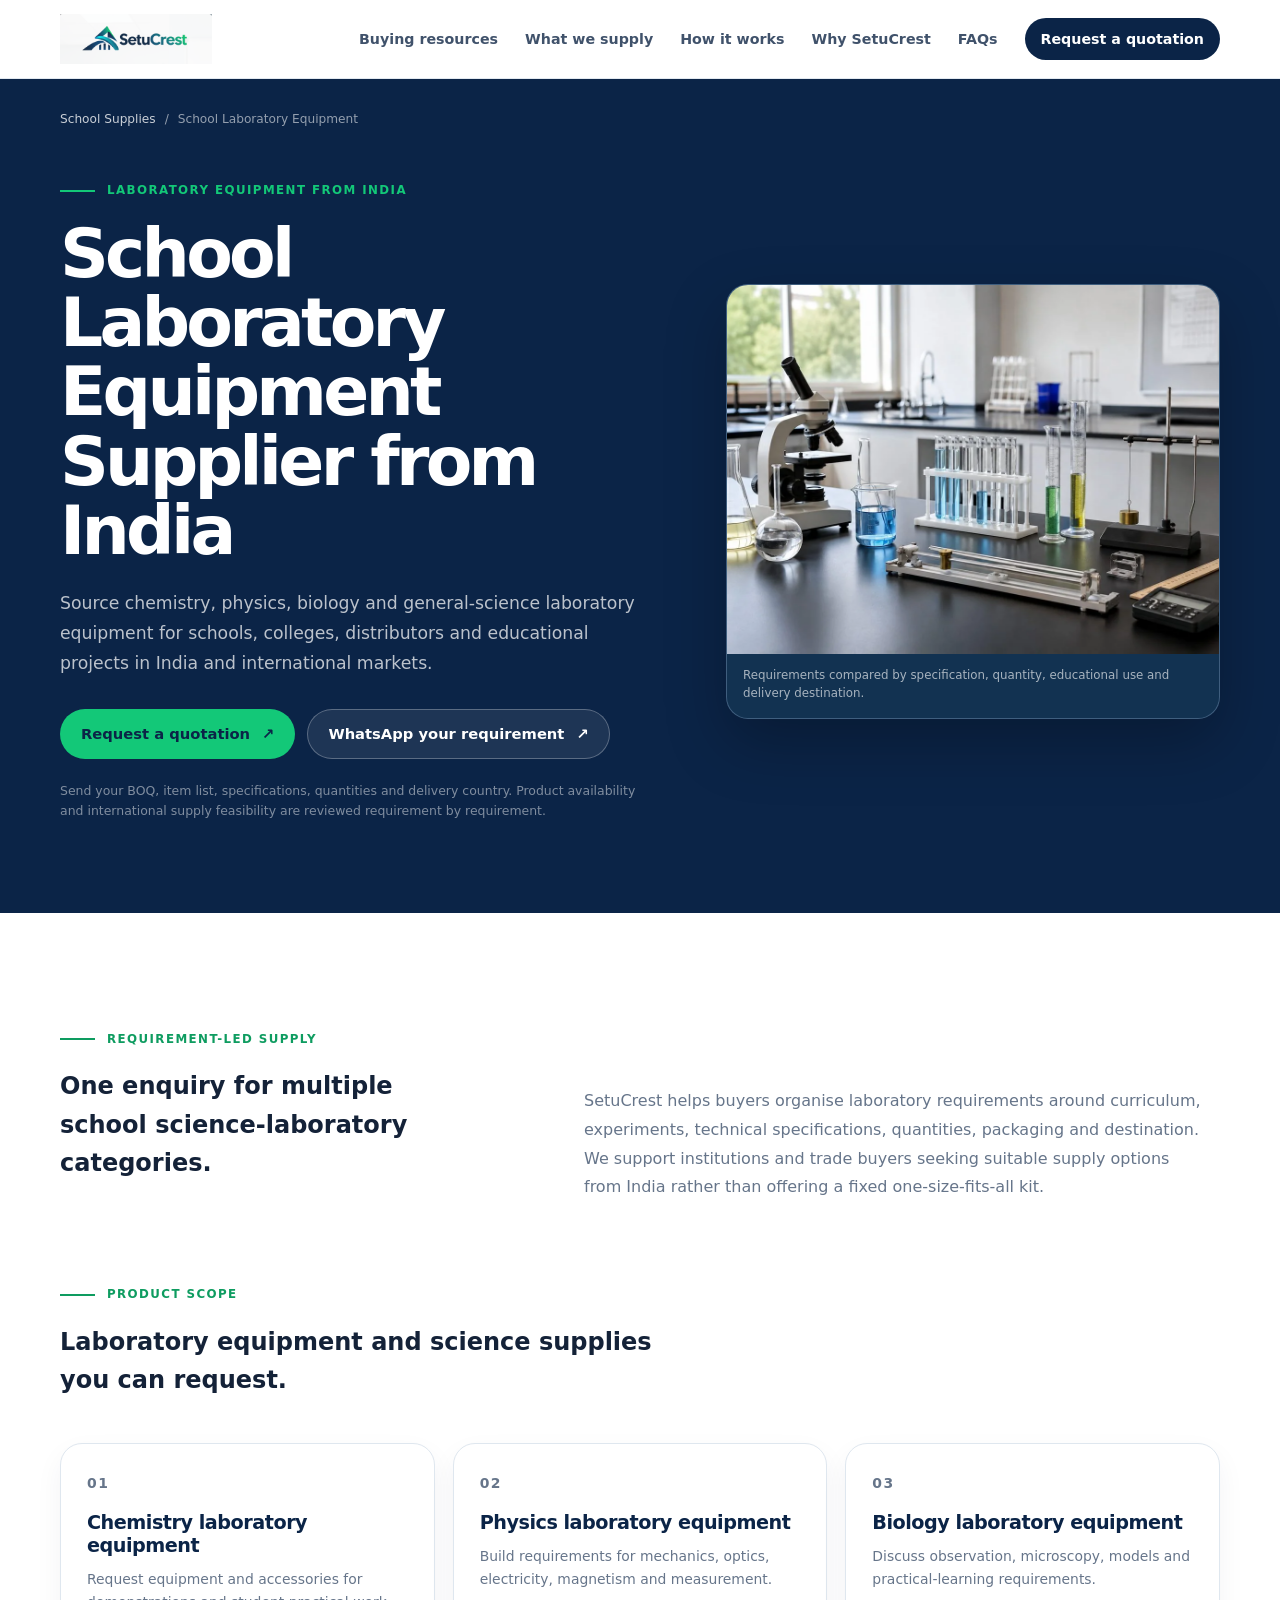
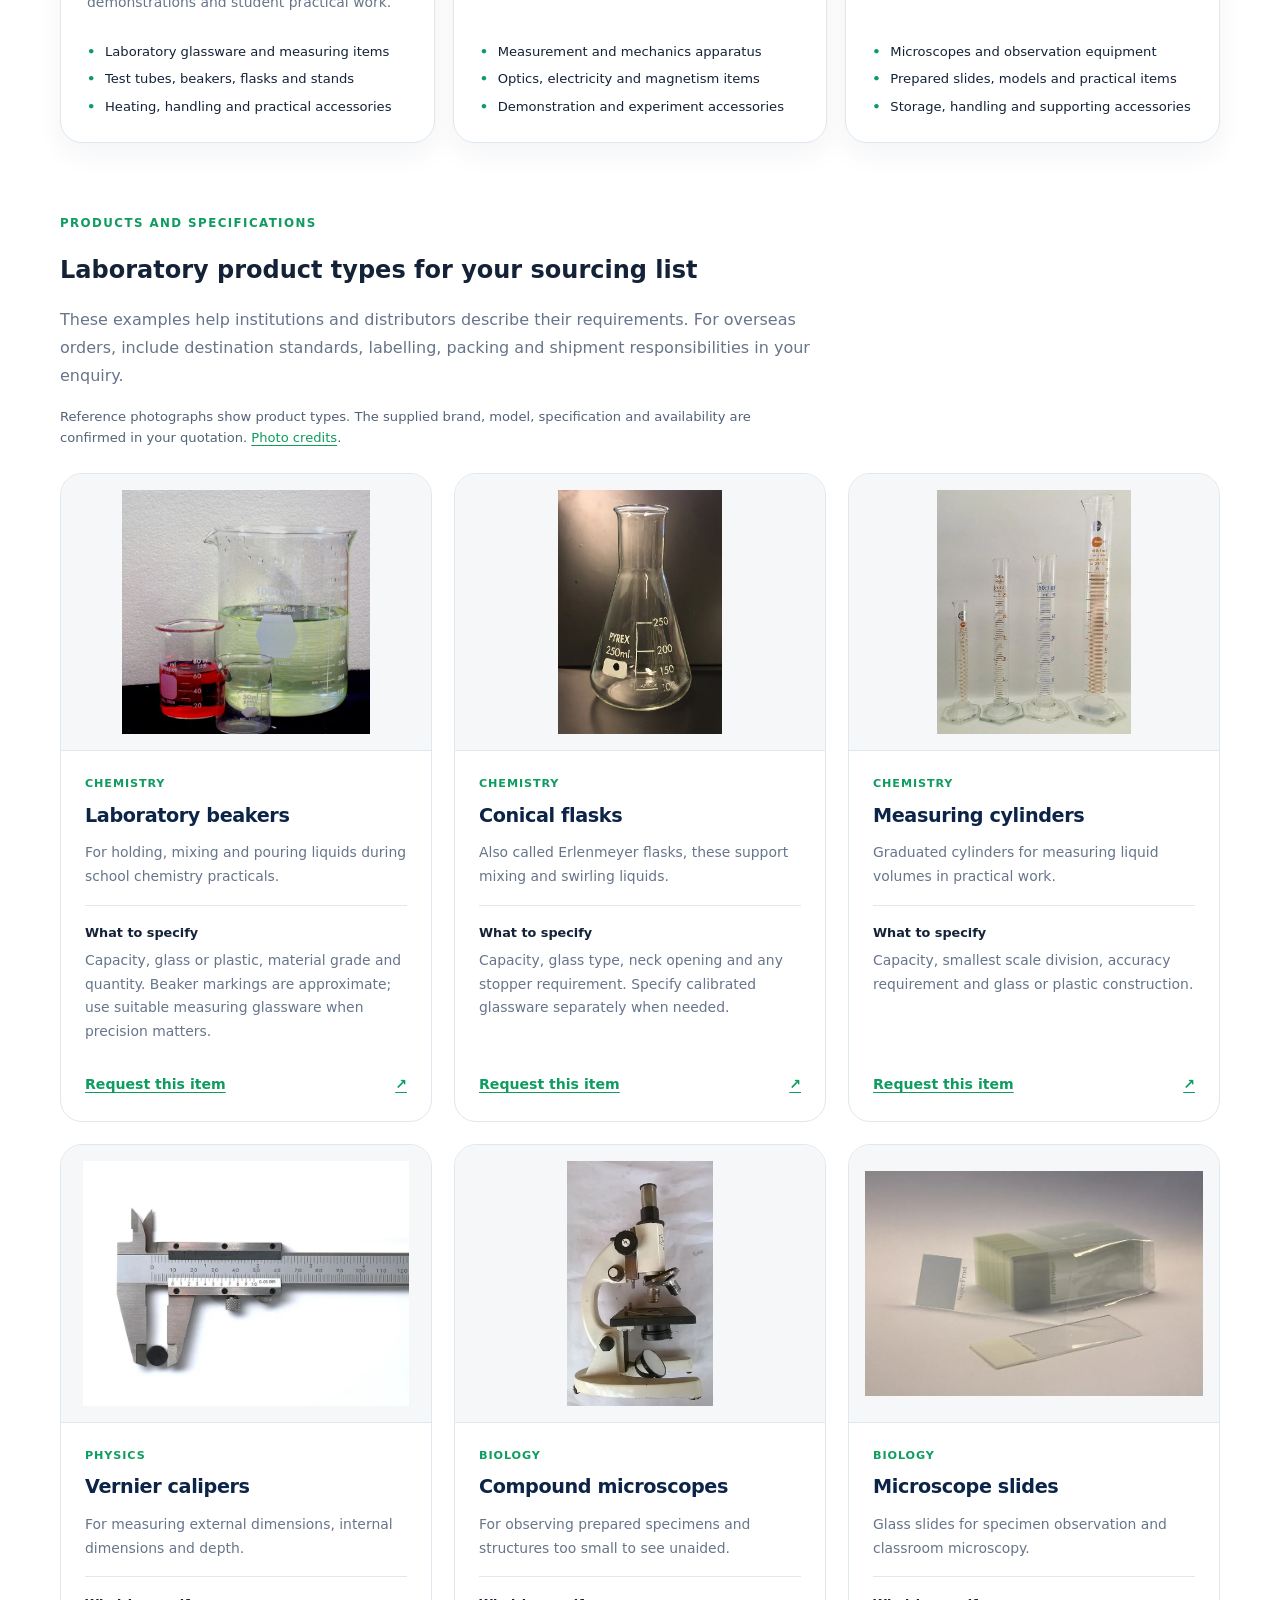
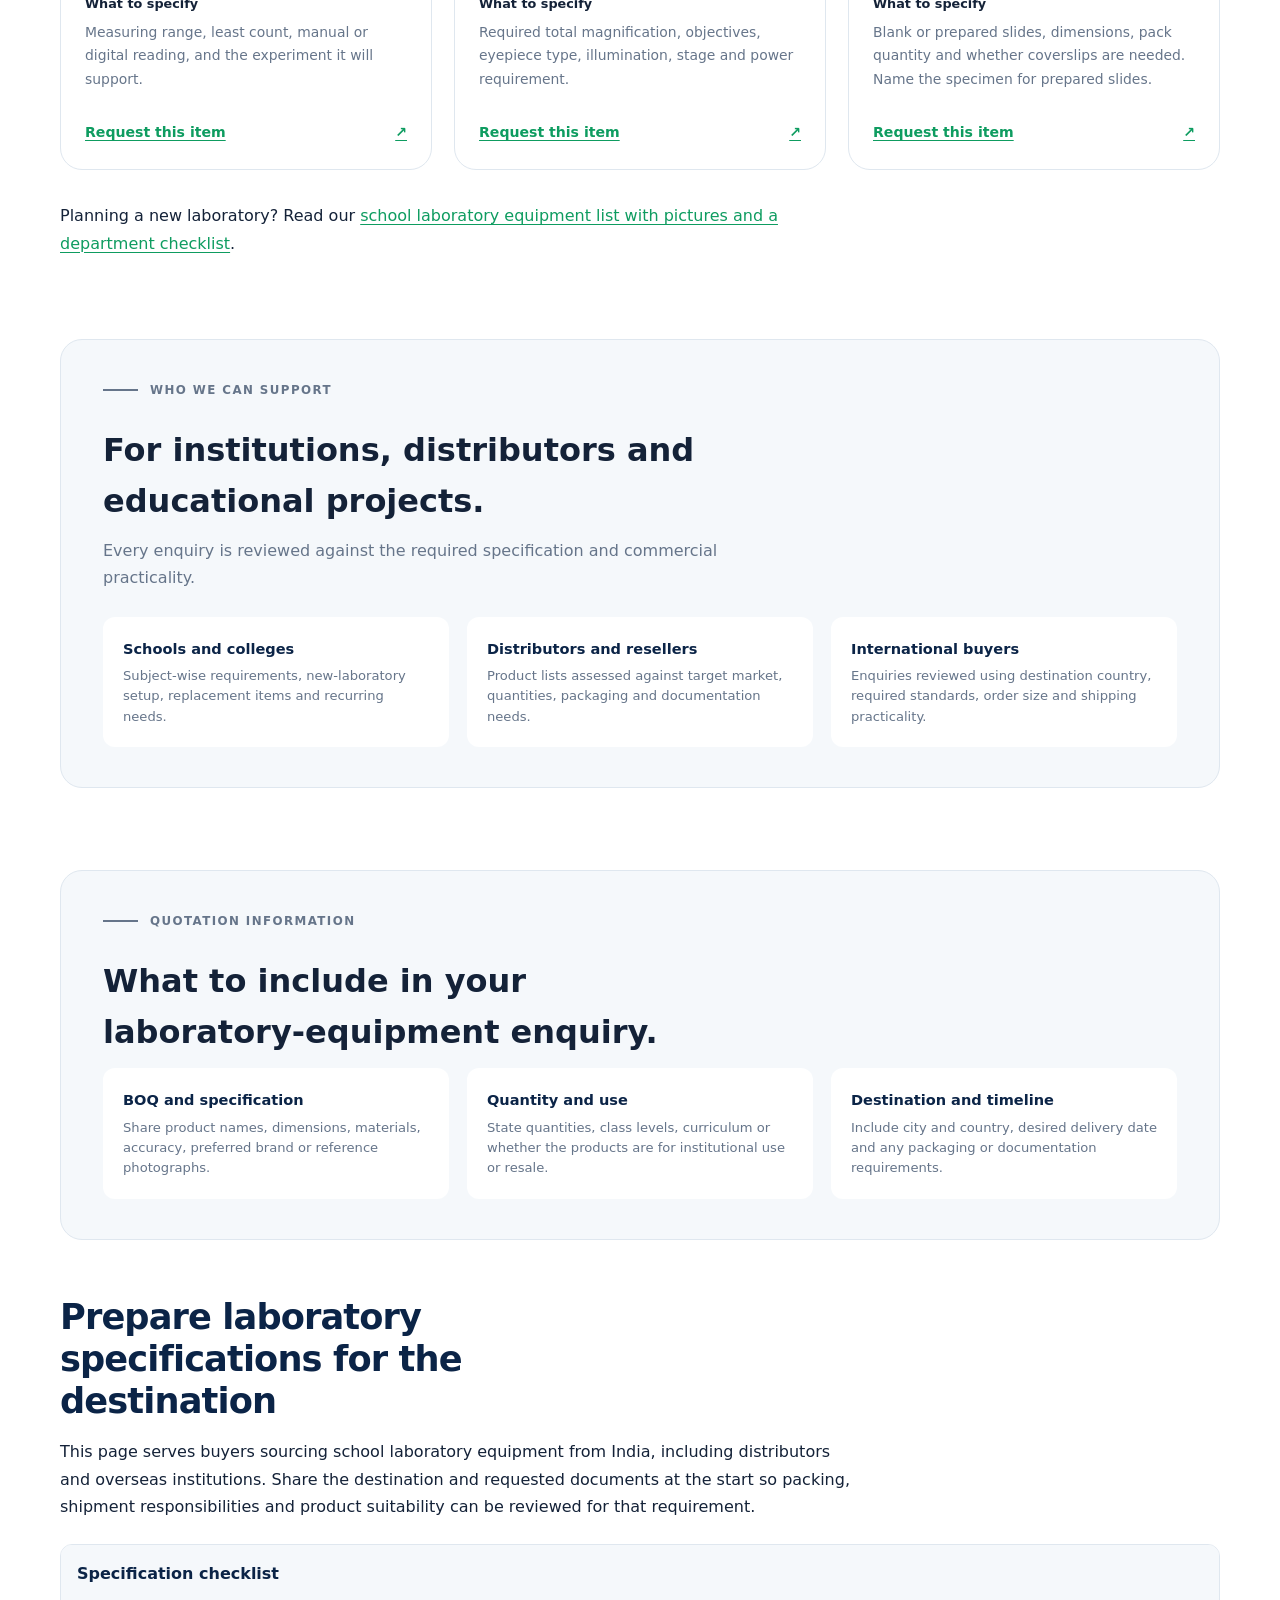
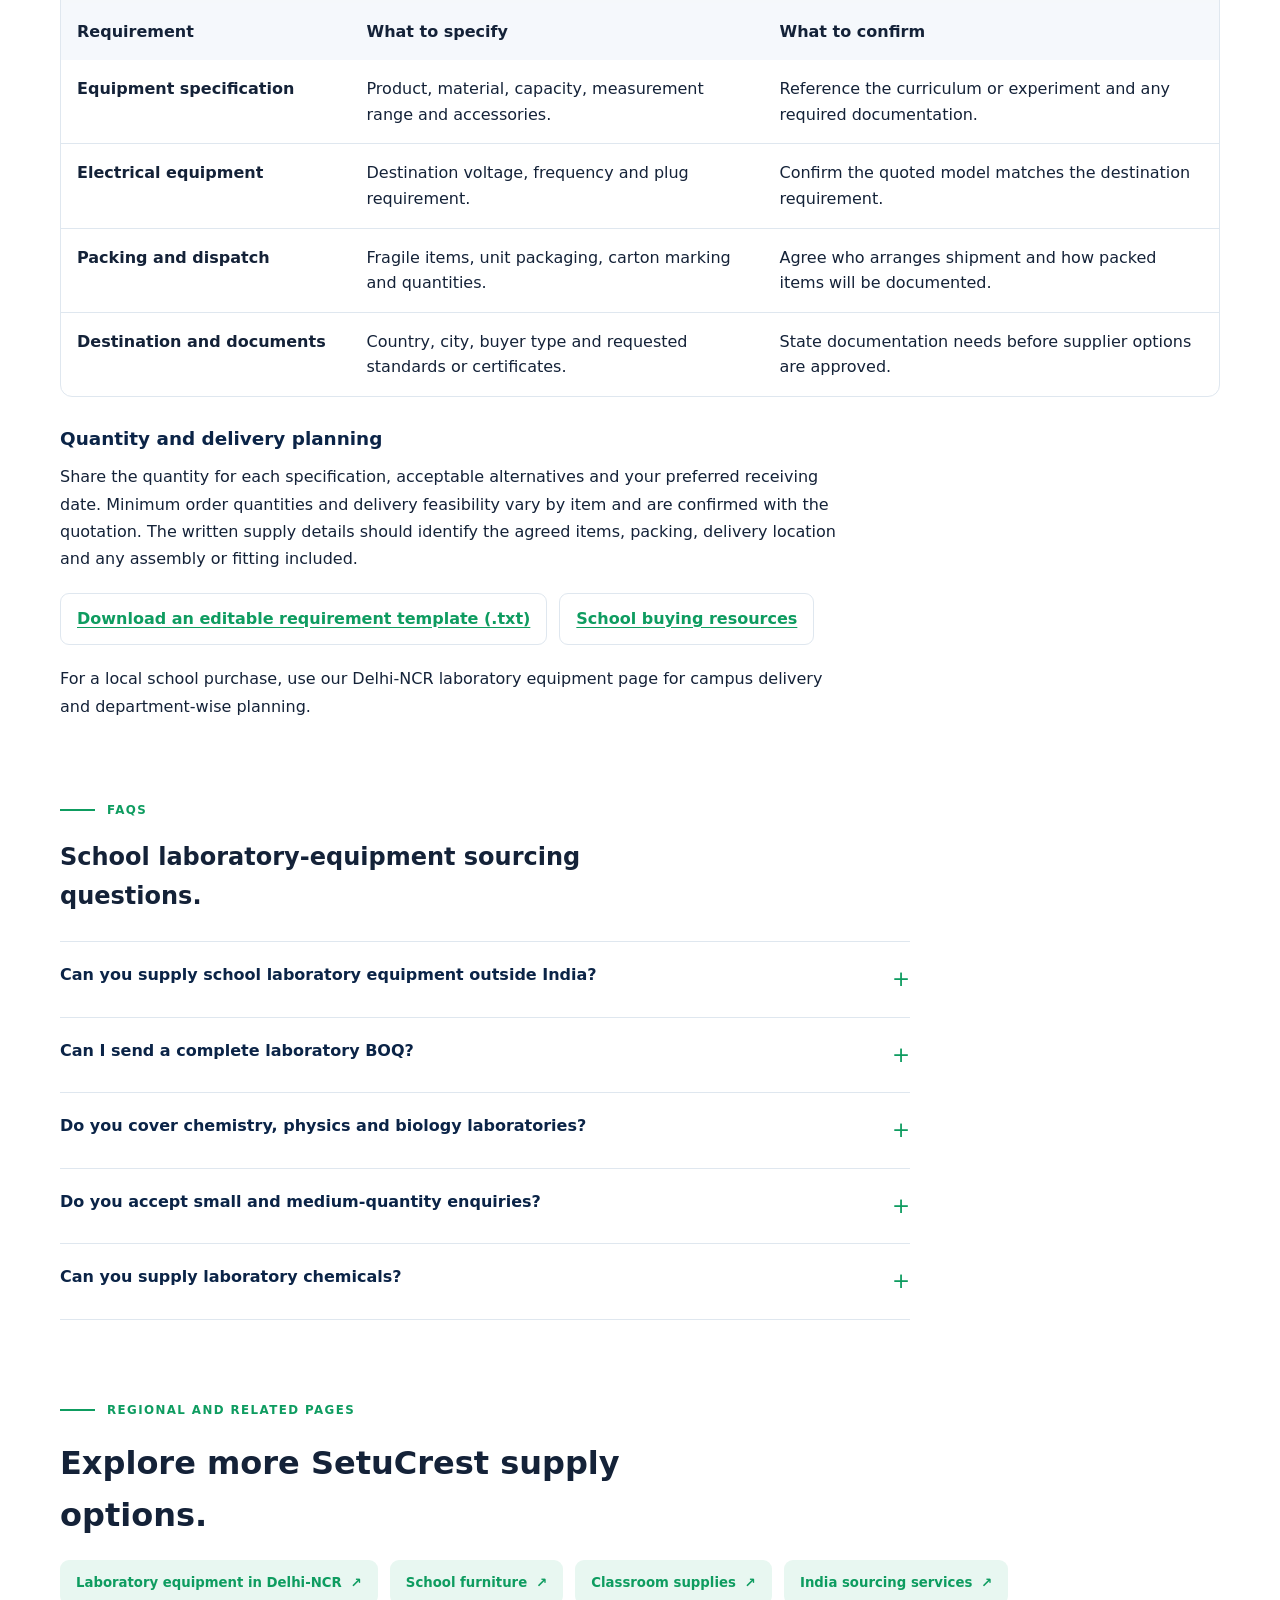
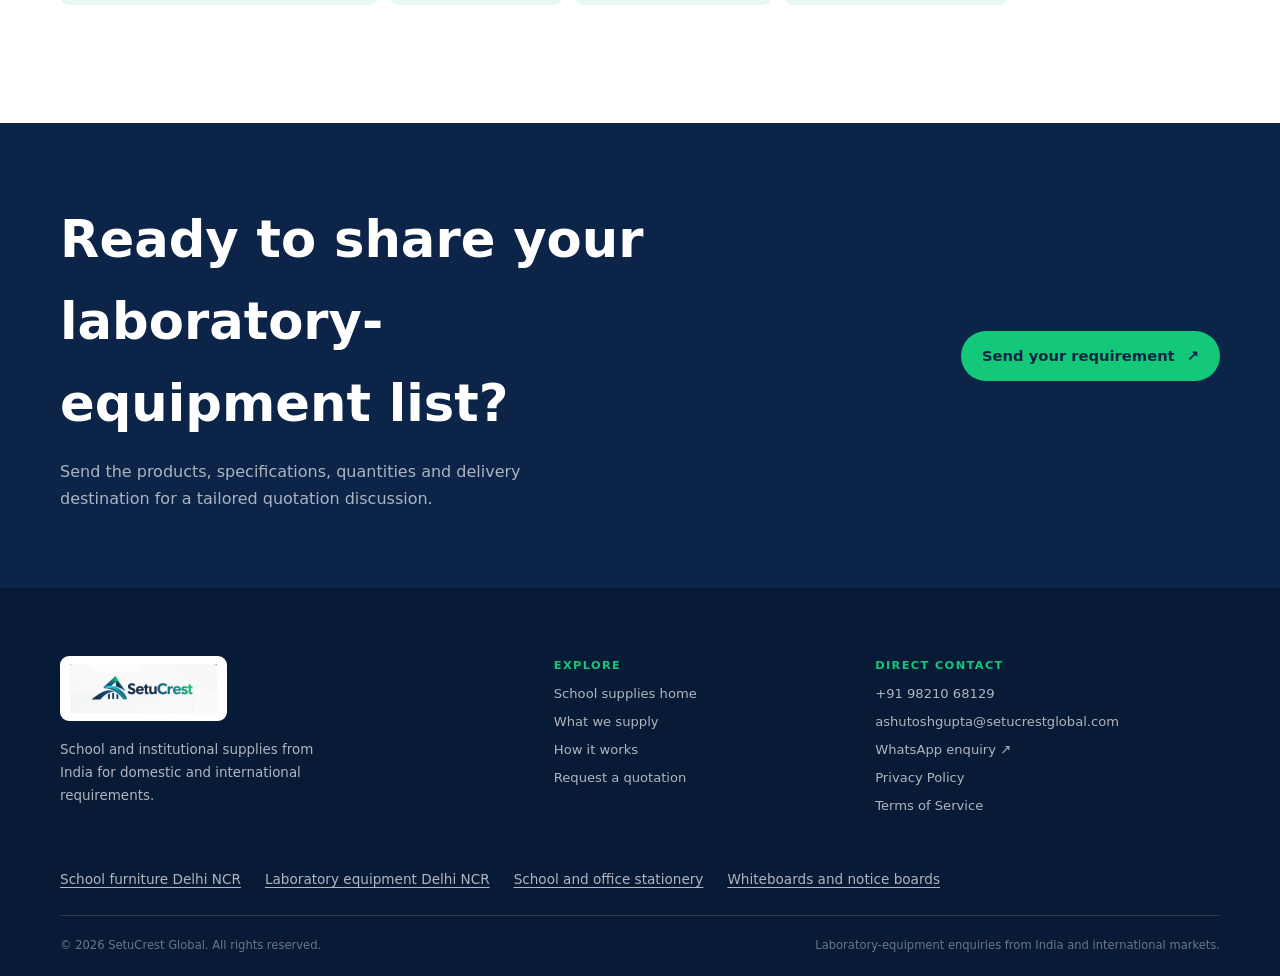
<file: school-laboratory-equipment/index.html>
<!doctype html>
<html lang="en">
<head>
  <!-- Google tag (gtag.js) -->
  <script async src="https://www.googletagmanager.com/gtag/js?id=G-3E05BDB3VY"></script>
  <script>
    window.dataLayer = window.dataLayer || [];
    function gtag(){dataLayer.push(arguments);}
    gtag('js', new Date());
    gtag('config', 'G-3E05BDB3VY');
  </script>
  <meta charset="utf-8">
  <meta name="viewport" content="width=device-width, initial-scale=1">
  <title>School Laboratory Equipment Supplier in India | SetuCrest</title>
  <meta name="description" content="School laboratory equipment supplier in India for chemistry, physics and biology departments. Share specifications and destination. Get a quotation.">
  <meta name="robots" content="index, follow, max-image-preview:large">
  <meta name="theme-color" content="#0b2447">
  <link rel="canonical" href="https://school-supplies.setucrestglobal.com/school-laboratory-equipment/">
  <link rel="icon" href="/assets/setucrest-logo.webp" type="image/webp">
  <!-- BEGIN GENERATED STYLES -->
<style id="critical-css">:root { --navy: #0b2447; --navy-2: #102f59; --ink: #142238; --muted: #66758a; --line: #dfe7ef; --soft: #f5f8fb; --white: #ffffff; --green: #13c878; --green-dark: #0e9c60; --cyan: #14bad0; --shadow: 0 24px 60px rgba(11, 36, 71, .12); --radius: 22px; } * { box-sizing: border-box; } html { scroll-behavior: smooth; } body { margin: 0; color: var(--ink); background: var(--white); font-family: Inter, ui-sans-serif, system-ui, -apple-system, BlinkMacSystemFont, "Segoe UI", sans-serif; font-size: 1rem; line-height: 1.6; } button, input, select, textarea { font: inherit; } a { color: inherit; text-decoration: none; } button, a { -webkit-tap-highlight-color: transparent; } img { display: block; max-width: 100%; height: auto; } .container { width: min(1160px, calc(100% - 48px)); margin: 0 auto; } .sr-only { position: absolute; width: 1px; height: 1px; padding: 0; margin: -1px; overflow: hidden; clip: rect(0, 0, 0, 0); white-space: nowrap; border: 0; } .skip-link { position: fixed; top: 12px; left: 12px; z-index: 100; padding: 10px 14px; color: var(--white); background: var(--navy); border-radius: 8px; transform: translateY(-160%); transition: transform .2s ease; } .skip-link:focus { transform: translateY(0); } .site-header { position: sticky; top: 0; z-index: 20; background: rgba(255, 255, 255, .94); border-bottom: 1px solid rgba(223, 231, 239, .9); backdrop-filter: blur(16px); } .nav-wrap { display: flex; align-items: center; justify-content: space-between; min-height: 78px; gap: 32px; } .brand { width: 152px; flex: 0 0 auto; } .brand img { width: 100%; height: auto; } .site-nav { display: flex; align-items: center; gap: 27px; font-size: .89rem; font-weight: 600; color: #40526b; } .site-nav a:not(.nav-cta) { transition: color .2s ease; } .site-nav a:not(.nav-cta):hover, .site-nav a:not(.nav-cta):focus-visible { color: var(--navy); } .nav-cta { padding: 10px 16px; color: var(--white); background: var(--navy); border-radius: 999px; transition: background .2s ease, transform .2s ease; } .nav-cta:hover, .nav-cta:focus-visible { background: var(--navy-2); transform: translateY(-1px); } .menu-toggle { display: none; padding: 8px; background: transparent; border: 0; cursor: pointer; } .menu-toggle span:not(.sr-only) { display: block; width: 22px; height: 2px; margin: 5px 0; background: var(--navy); } .hero { position: relative; overflow: hidden; color: var(--white); background: var(--navy); isolation: isolate; } .hero::before { content: ""; position: absolute; inset: 0; z-index: -2; opacity: .32; background: radial-gradient(circle at 80% 18%, rgba(20, 186, 208, .56), transparent 29%), radial-gradient(circle at 22% 86%, rgba(19, 200, 120, .24), transparent 34%); } .hero::after { content: ""; position: absolute; inset: 0; z-index: -1; opacity: .1; background-image: linear-gradient(rgba(255,255,255,.4) 1px, transparent 1px), linear-gradient(90deg, rgba(255,255,255,.4) 1px, transparent 1px); background-size: 72px 72px; mask-image: linear-gradient(to bottom, black, transparent 86%); } .hero-orb { position: absolute; border: 1px solid rgba(255,255,255,.16); border-radius: 50%; pointer-events: none; } .hero-orb-one { width: 440px; height: 440px; right: -170px; top: -220px; } .hero-orb-two { width: 600px; height: 600px; right: -250px; top: -300px; opacity: .55; } .hero-grid { display: grid; grid-template-columns: minmax(0, 1.16fr) minmax(360px, .84fr); align-items: center; gap: 84px; min-height: 594px; padding-top: 76px; padding-bottom: 90px; } .hero-copy { max-width: 700px; } .eyebrow { display: flex; align-items: center; gap: 12px; margin: 0 0 20px; color: var(--green); font-size: .74rem; font-weight: 800; letter-spacing: .12em; line-height: 1.4; text-transform: uppercase; } .eyebrow-dark { color: var(--green-dark); } .eyebrow-line { display: inline-block; width: 35px; height: 2px; background: currentColor; } h1, h2, h3, p { margin-top: 0; } h1 { max-width: 730px; margin-bottom: 24px; font-size: clamp(2.8rem, 5.7vw, 5.3rem); letter-spacing: -.055em; line-height: 1.02; } h1 span { color: #8debd0; } .hero-lede { max-width: 635px; margin-bottom: 31px; color: rgba(255,255,255,.78); font-size: 1.1rem; line-height: 1.75; } .hero-actions { display: flex; flex-wrap: wrap; align-items: center; gap: 12px; } .button { display: inline-flex; align-items: center; justify-content: center; gap: 12px; min-height: 50px; padding: 13px 20px; border: 1px solid transparent; border-radius: 999px; font-weight: 750; font-size: .92rem; line-height: 1.2; cursor: pointer; transition: transform .2s ease, background .2s ease, border-color .2s ease; } .button:hover, .button:focus-visible { transform: translateY(-2px); } .button-primary { color: var(--navy); background: var(--green); } .button-primary:hover, .button-primary:focus-visible { background: #36dc91; } .button-secondary { color: var(--white); border-color: rgba(255,255,255,.27); background: rgba(255,255,255,.08); } .button-secondary:hover, .button-secondary:focus-visible { background: rgba(255,255,255,.16); } .hero-note { margin: 22px 0 0; color: rgba(255,255,255,.52); font-size: .84rem; } .requirement-card { position: relative; padding: 33px 31px 29px; color: var(--ink); background: rgba(255,255,255,.96); border-radius: var(--radius); box-shadow: var(--shadow); } .requirement-card::before { content: ""; position: absolute; left: 31px; top: 0; width: 78px; height: 4px; background: var(--green); border-radius: 0 0 6px 6px; } .card-topline { display: flex; align-items: center; gap: 9px; margin-bottom: 25px; color: var(--green-dark); font-size: .74rem; font-weight: 800; letter-spacing: .12em; text-transform: uppercase; } .status-dot { width: 8px; height: 8px; background: var(--green); border-radius: 50%; box-shadow: 0 0 0 5px rgba(19, 200, 120, .13); } .requirement-card h2 { max-width: 280px; margin-bottom: 11px; color: var(--navy); font-size: 1.75rem; letter-spacing: -.035em; line-height: 1.16; } .requirement-card > p { margin-bottom: 24px; color: var(--muted); font-size: .92rem; line-height: 1.7; } .mini-list { display: grid; gap: 13px; padding: 19px 0; border-top: 1px solid var(--line); border-bottom: 1px solid var(--line); } .mini-list > div { display: flex; align-items: center; gap: 13px; color: #34455d; font-size: .88rem; font-weight: 650; } .mini-icon { display: inline-grid; place-items: center; width: 27px; height: 27px; color: var(--navy); background: #e6f7f1; border-radius: 8px; font-size: .68rem; font-weight: 850; } .card-link, .text-link { display: inline-flex; align-items: center; gap: 9px; margin-top: 22px; color: var(--navy); font-weight: 800; font-size: .9rem; } .card-link:hover, .text-link:hover { color: var(--green-dark); } .hero-bottom-line { position: absolute; bottom: 0; left: 0; width: 100%; height: 6px; background: linear-gradient(90deg, var(--green) 0 28%, var(--cyan) 28% 68%, transparent 68%); } .trust-strip { background: #f0f6f8; border-bottom: 1px solid var(--line); } .trust-grid { display: grid; grid-template-columns: repeat(4, 1fr); gap: 24px; padding-top: 23px; padding-bottom: 23px; } .trust-grid > div { display: grid; gap: 2px; padding-left: 17px; border-left: 2px solid #a9e6d3; } .trust-grid strong { color: var(--navy); font-size: .88rem; } .trust-grid span { color: var(--muted); font-size: .78rem; } .detail-hero { padding: 31px 0 92px; color: var(--white); background: var(--navy); } .breadcrumbs { display: flex; flex-wrap: wrap; align-items: center; gap: 9px; margin-bottom: 53px; color: rgba(255,255,255,.56); font-size: .76rem; } .breadcrumbs a { color: rgba(255,255,255,.78); } .breadcrumbs a:hover { color: var(--green); } .detail-hero-grid { display: grid; grid-template-columns: minmax(0, 1fr) minmax(360px, .84fr); gap: 78px; align-items: center; } .detail-copy { max-width: 690px; } .detail-copy h1 { max-width: 700px; margin-bottom: 23px; color: var(--white); font-size: clamp(2.75rem, 5.3vw, 5rem); letter-spacing: -.055em; line-height: 1.02; } .detail-lede { max-width: 625px; margin-bottom: 30px; color: rgba(255,255,255,.72); font-size: 1.08rem; line-height: 1.75; } .detail-note { margin: 22px 0 0; color: rgba(255,255,255,.48); font-size: .78rem; line-height: 1.6; } .detail-image { margin: 0; overflow: hidden; background: #153b61; border: 1px solid rgba(255,255,255,.18); border-radius: var(--radius); box-shadow: 0 24px 60px rgba(0,0,0,.25); } .detail-image img { display: block; width: 100%; aspect-ratio: 4 / 3; object-fit: cover; } .detail-image figcaption { padding: 13px 16px 15px; color: rgba(255,255,255,.63); background: rgba(0,0,0,.16); font-size: .74rem; line-height: 1.5; } .guide-hero .detail-copy { max-width: 900px; } .guide-hero .detail-copy h1 { max-width: 900px; } .hero-service-area { max-width: 635px; margin: -12px 0 28px; color: rgba(255,255,255,.78); font-size: 1rem; line-height: 1.75; } .section { padding: 118px 0; } @media (max-width: 980px) { .container { width: min(100% - 38px, 720px); } .site-nav { gap: 16px; font-size: .8rem; }.nav-cta { padding: 9px 13px; } .hero-grid { grid-template-columns: 1fr; gap: 48px; padding-top: 66px; }.hero-copy { max-width: 680px; }.requirement-card { max-width: 560px; } .split-heading, .process-grid, .about-grid, .enquiry-grid, .faq-grid { gap: 55px; }.split-heading { grid-template-columns: 1fr; margin-bottom: 35px; }.category-grid { grid-template-columns: repeat(2, 1fr); }.category-card-wide { grid-column: span 2; } .about-grid { grid-template-columns: 1fr; }.about-points { max-width: 700px; }.enquiry-grid { grid-template-columns: 1fr; }.enquiry-copy > p:not(.eyebrow) { max-width: 600px; }.contact-card { max-width: 500px; } .footer-main { gap: 45px; } } @media (max-width: 700px) { .container { width: min(100% - 32px, 540px); } .nav-wrap { min-height: 68px; }.brand { width: 134px; }.menu-toggle { display: block; }.site-nav { position: absolute; top: calc(100% + 1px); right: 0; left: 0; display: none; flex-direction: column; align-items: stretch; gap: 0; padding: 9px 16px 16px; background: var(--white); border-bottom: 1px solid var(--line); box-shadow: 0 18px 30px rgba(11,36,71,.08); }.site-nav.is-open { display: flex; }.site-nav a { padding: 12px 0; }.site-nav .nav-cta { margin-top: 7px; padding: 12px 16px; text-align: center; } .hero-grid { min-height: auto; padding-top: 55px; padding-bottom: 73px; }.hero-orb-one { right: -280px; }.hero-orb-two { right: -350px; }.eyebrow { font-size: .65rem; }.eyebrow-line { width: 25px; }.hero-lede { font-size: 1rem; }.hero-actions { align-items: stretch; flex-direction: column; }.hero-actions .button { width: 100%; }.requirement-card { padding: 29px 23px 25px; }.requirement-card::before { left: 23px; } .trust-grid { grid-template-columns: 1fr 1fr; gap: 18px 15px; }.trust-grid > div { padding-left: 11px; }.trust-grid strong { font-size: .78rem; }.trust-grid span { font-size: .69rem; } .section { padding: 78px 0; }.section-heading h2, .process-intro h2, .about-panel h2, .enquiry-copy h2, .faq-grid h2 { font-size: 2.25rem; }.category-grid { grid-template-columns: 1fr; }.category-card, .category-card-wide { grid-column: auto; min-height: auto; }.category-card-wide { flex-direction: column; gap: 0; }.category-card-wide a { margin-top: auto; margin-left: 0; }.category-icon { margin-bottom: 20px; }.category-card-wide.has-image .category-image { flex: 0 0 auto; width: 100%; height: 180px; min-height: 0; }.category-card-wide-copy { padding: 24px 23px 25px; } .process-grid { grid-template-columns: 1fr; }.about-points { grid-template-columns: 1fr; gap: 25px; }.about-panel { padding: 30px 24px; }.panel-rule { margin-top: 32px; } .enquiry-section { padding: 78px 0; }.enquiry-grid { grid-template-columns: 1fr; }.enquiry-form { padding: 24px 19px; }.form-intro { display: block; }.form-intro h3 { margin-bottom: 6px; }.form-row { grid-template-columns: 1fr; gap: 0; }.contact-card { align-items: flex-start; }.contact-card a { display: block; margin: 2px 0 0; }.contact-card-combined { grid-template-columns: 49px minmax(0, 1fr); }.contact-qr { grid-column: 2; margin-top: 16px !important; }.contact-qr img { width: 150px; height: 150px; }.zoho-form-frame, .zoho-form-frame iframe { height: 1450px; } .faq-grid { grid-template-columns: 1fr; gap: 37px; }.faq-list summary { font-size: .9rem; }.faq-list details p { font-size: .82rem; } .footer-main { grid-template-columns: 1fr 1fr; gap: 35px 22px; padding-top: 50px; }.footer-main > div:first-child { grid-column: span 2; }.footer-bottom { display: block; }.footer-bottom span { display: block; margin-bottom: 7px; } } @media (max-width: 980px) { .detail-hero-grid { grid-template-columns: 1fr; gap: 42px; } .detail-copy { max-width: 700px; } .detail-image { max-width: 620px; } .detail-intro-grid { grid-template-columns: 1fr; gap: 18px; } .detail-card-grid { grid-template-columns: 1fr 1fr; } .detail-card:last-child { grid-column: span 2; } .detail-check-grid { grid-template-columns: 1fr 1fr; } .detail-cta-grid { align-items: flex-start; flex-direction: column; } } @media (max-width: 700px) { .detail-hero { padding-bottom: 67px; } .breadcrumbs { margin-bottom: 35px; font-size: .7rem; } .detail-copy h1 { font-size: clamp(2.35rem, 12vw, 3.55rem); } .detail-lede { font-size: .97rem; } .detail-card-grid, .detail-check-grid { grid-template-columns: 1fr; } .detail-card, .detail-card:last-child { grid-column: auto; min-height: 0; } .detail-check-section { margin-top: 58px; padding: 28px 21px; } .detail-faq, .detail-related { margin-top: 58px; } .detail-faq-list summary { font-size: .9rem; } .detail-cta { padding: 61px 0; } } @media(max-width:700px){.buying-cards{grid-template-columns:1fr}.buying-card{padding:1.2rem}.buying-guide{margin:2.5rem 0}.buying-table th,.buying-table td{padding:.8rem}.buying-links a{width:100%}} @media print{.buying-table-wrap{overflow:visible}.buying-links a{border:0;padding:0}.buying-card{break-inside:avoid}} @media (max-width: 980px) { .product-grid { grid-template-columns: repeat(2, minmax(0, 1fr)); } } @media (max-width: 600px) { .product-catalog { margin-top: 3rem; } .product-grid { grid-template-columns: minmax(0, 1fr); gap: 20px; } .product-body { padding: 21px; } .product-photo { aspect-ratio: 3 / 2; } } @media print { .product-card { break-inside: avoid; } .product-grid { grid-template-columns: repeat(2, minmax(0, 1fr)); } .product-action, .catalog-jump { display: none; } }</style>
<link rel="stylesheet" href="/styles.css?v=46ccc3d35614" media="print" onload="this.media='all'">
<noscript><link rel="stylesheet" href="/styles.css?v=46ccc3d35614"></noscript>
<!-- END GENERATED STYLES -->

  <meta property="og:type" content="website">
  <meta property="og:title" content="School Laboratory Equipment Supplier in India | SetuCrest">
  <meta property="og:description" content="School laboratory equipment supplier in India for chemistry, physics and biology departments. Share specifications and destination. Get a quotation.">
  <meta property="og:url" content="https://school-supplies.setucrestglobal.com/school-laboratory-equipment/">
  <meta property="og:image" content="https://school-supplies.setucrestglobal.com/assets/school-laboratory-equipment-delhi.webp">
  <meta name="twitter:card" content="summary_large_image">
  <meta name="twitter:title" content="School Laboratory Equipment Supplier in India | SetuCrest">
  <meta name="twitter:description" content="School laboratory equipment supplier in India for chemistry, physics and biology departments. Share specifications and destination. Get a quotation.">
  <meta name="twitter:image" content="https://school-supplies.setucrestglobal.com/assets/school-laboratory-equipment-delhi.webp">

  <script type="application/ld+json">{
  "@context": "https://schema.org",
  "@graph": [
    {
      "@type": "WebPage",
      "@id": "https://school-supplies.setucrestglobal.com/school-laboratory-equipment/#webpage",
      "url": "https://school-supplies.setucrestglobal.com/school-laboratory-equipment/",
      "name": "School Laboratory Equipment Supplier in India | SetuCrest",
      "description": "School laboratory equipment supplier in India for chemistry, physics and biology departments. Share specifications and destination. Get a quotation.",
      "isPartOf": {
        "@id": "https://school-supplies.setucrestglobal.com/#website"
      },
      "breadcrumb": {
        "@id": "https://school-supplies.setucrestglobal.com/school-laboratory-equipment/#breadcrumb"
      }
    },
    {
      "@type": "Service",
      "@id": "https://school-supplies.setucrestglobal.com/school-laboratory-equipment/#service",
      "name": "School Laboratory Equipment Supply from India",
      "serviceType": "School laboratory equipment supply",
      "provider": {
        "@type": "Organization",
        "name": "SetuCrest Global",
        "url": "https://school-supplies.setucrestglobal.com/"
      },
      "areaServed": [
        {
          "@type": "Country",
          "name": "India"
        },
        {
          "@type": "Place",
          "name": "International markets"
        }
      ]
    },
    {
      "@type": "BreadcrumbList",
      "@id": "https://school-supplies.setucrestglobal.com/school-laboratory-equipment/#breadcrumb",
      "itemListElement": [
        {
          "@type": "ListItem",
          "position": 1,
          "name": "School Supplies",
          "item": "https://school-supplies.setucrestglobal.com/"
        },
        {
          "@type": "ListItem",
          "position": 2,
          "name": "School Laboratory Equipment",
          "item": "https://school-supplies.setucrestglobal.com/school-laboratory-equipment/"
        }
      ]
    }
  ]
}</script>
  <!-- Microsoft Clarity: SetuCrest School Supplies -->
  <script type="text/javascript">
    (function(c,l,a,r,i,t,y){
      c[a]=c[a]||function(){(c[a].q=c[a].q||[]).push(arguments)};
      t=l.createElement(r);t.async=1;t.src="https://www.clarity.ms/tag/"+i;
      y=l.getElementsByTagName(r)[0];y.parentNode.insertBefore(t,y);
    })(window, document, "clarity", "script", "ye3j85ac3u");
  </script>
</head>
<body>
  <a class="skip-link" href="#main-content">Skip to content</a>
  <header class="site-header">
    <div class="container nav-wrap">
      <a class="brand" href="../" aria-label="SetuCrest Global school supplies home"><img src="/assets/setucrest-logo.webp" alt="SetuCrest Global" width="420" height="140" decoding="async"></a>
      <button class="menu-toggle" type="button" aria-expanded="false" aria-controls="site-navigation"><span class="sr-only">Toggle navigation</span><span></span><span></span><span></span></button>
      <nav class="site-nav" id="site-navigation" aria-label="Primary navigation"><a href="/resources/">Buying resources</a>
        <a href="../#categories">What we supply</a><a href="../#how-it-works">How it works</a><a href="../#about">Why SetuCrest</a><a href="../#faqs">FAQs</a><a class="nav-cta" href="../#enquiry">Request a quotation</a>
      </nav>
    </div>
  </header>

  <main id="main-content">
    <section class="detail-hero">
      <div class="container">
        <nav class="breadcrumbs" aria-label="Breadcrumb"><a href="../">School Supplies</a><span aria-hidden="true">/</span><span aria-current="page">School Laboratory Equipment</span></nav>
        <div class="detail-hero-grid">
          <div class="detail-copy">
            <p class="eyebrow"><span class="eyebrow-line"></span>Laboratory equipment from India</p>
            <h1>School Laboratory Equipment Supplier from India</h1>
            <p class="detail-lede">Source chemistry, physics, biology and general-science laboratory equipment for schools, colleges, distributors and educational projects in India and international markets.</p>
            <div class="hero-actions">
              <a class="button button-primary" href="../#enquiry">Request a quotation <span aria-hidden="true">↗</span></a>
              <a class="button button-secondary" href="https://wa.me/919821068129?text=Hello%20SetuCrest%2C%20I%20need%20school%20laboratory%20equipment.%20My%20delivery%20country%20is%3A%20" target="_blank" rel="noopener">WhatsApp your requirement <span aria-hidden="true">↗</span></a>
            </div>
            <p class="detail-note">Send your BOQ, item list, specifications, quantities and delivery country. Product availability and international supply feasibility are reviewed requirement by requirement.</p>
          </div>
          <figure class="detail-image">
            <img src="/assets/school-laboratory-equipment-delhi.webp" alt="School laboratory equipment including glassware, microscope and physics instruments supplied from India" width="1200" height="800" decoding="async" fetchpriority="high">
            <figcaption>Requirements compared by specification, quantity, educational use and delivery destination.</figcaption>
          </figure>
        </div>
      </div>
    </section>

    <section class="section detail-intro">
      <div class="container detail-intro-grid">
        <div><p class="eyebrow eyebrow-dark"><span class="eyebrow-line"></span>Requirement-led supply</p><h2>One enquiry for multiple school science-laboratory categories.</h2></div>
        <p class="detail-intro-copy">SetuCrest helps buyers organise laboratory requirements around curriculum, experiments, technical specifications, quantities, packaging and destination. We support institutions and trade buyers seeking suitable supply options from India rather than offering a fixed one-size-fits-all kit.</p>
      </div>
    </section>

    <section class="section detail-content">
      <div class="container">
        <p class="eyebrow eyebrow-dark"><span class="eyebrow-line"></span>Product scope</p>
        <h2>Laboratory equipment and science supplies you can request.</h2>
        <div class="detail-card-grid">
          <article class="detail-card"><p class="detail-card-number">01</p><h3>Chemistry laboratory equipment</h3><p>Request equipment and accessories for demonstrations and student practical work.</p><ul class="detail-list"><li>Laboratory glassware and measuring items</li><li>Test tubes, beakers, flasks and stands</li><li>Heating, handling and practical accessories</li></ul></article>
          <article class="detail-card"><p class="detail-card-number">02</p><h3>Physics laboratory equipment</h3><p>Build requirements for mechanics, optics, electricity, magnetism and measurement.</p><ul class="detail-list"><li>Measurement and mechanics apparatus</li><li>Optics, electricity and magnetism items</li><li>Demonstration and experiment accessories</li></ul></article>
          <article class="detail-card"><p class="detail-card-number">03</p><h3>Biology laboratory equipment</h3><p>Discuss observation, microscopy, models and practical-learning requirements.</p><ul class="detail-list"><li>Microscopes and observation equipment</li><li>Prepared slides, models and practical items</li><li>Storage, handling and supporting accessories</li></ul></article>
        </div>

        <!-- BEGIN PRODUCT CATALOG -->
    <section class="product-catalog" aria-labelledby="product-catalog-title">
      <p class="eyebrow eyebrow-dark">Products and specifications</p><h2 id="product-catalog-title">Laboratory product types for your sourcing list</h2><p class="catalog-intro">These examples help institutions and distributors describe their requirements. For overseas orders, include destination standards, labelling, packing and shipment responsibilities in your enquiry.</p>
      <p class="catalog-reference">Reference photographs show product types. The supplied brand, model, specification and availability are confirmed in your quotation. <a href="/image-credits/">Photo credits</a>.</p>
      <div class="product-grid"><article class="product-card" id="product-beakers">
      <div class="product-photo"><img src="/assets/products/school-beakers-lab-delhi.webp" alt="Laboratory glass beakers with pouring spouts and volume markings" width="800" height="790" loading="lazy" decoding="async"></div>
      <div class="product-body"><p class="product-family">Chemistry</p><h3>Laboratory beakers</h3>
      <p>For holding, mixing and pouring liquids during school chemistry practicals.</p><p class="product-spec"><strong>What to specify</strong>Capacity, glass or plastic, material grade and quantity. Beaker markings are approximate; use suitable measuring glassware when precision matters.</p><a class="product-action" href="https://wa.me/919821068129?text=Hello%20SetuCrest%2C%20please%20quote%20for%20Laboratory%20beakers.%20Quantity%3A%20__.%20Specification%3A%20__.%20School%20/%20organisation%3A%20__.%20Delivery%20city%20and%20country%3A%20__." target="_blank" rel="noopener" data-product="Laboratory beakers">Request this item <span aria-hidden="true">↗</span><span class="sr-only"> on WhatsApp: Laboratory beakers</span></a></div>
    </article><article class="product-card" id="product-conical-flasks">
      <div class="product-photo"><img src="/assets/products/school-conical-flasks-lab-delhi.webp" alt="Clear conical laboratory flask with a narrow neck" width="539" height="800" loading="lazy" decoding="async"></div>
      <div class="product-body"><p class="product-family">Chemistry</p><h3>Conical flasks</h3>
      <p>Also called Erlenmeyer flasks, these support mixing and swirling liquids.</p><p class="product-spec"><strong>What to specify</strong>Capacity, glass type, neck opening and any stopper requirement. Specify calibrated glassware separately when needed.</p><a class="product-action" href="https://wa.me/919821068129?text=Hello%20SetuCrest%2C%20please%20quote%20for%20Conical%20flasks.%20Quantity%3A%20__.%20Specification%3A%20__.%20School%20/%20organisation%3A%20__.%20Delivery%20city%20and%20country%3A%20__." target="_blank" rel="noopener" data-product="Conical flasks">Request this item <span aria-hidden="true">↗</span><span class="sr-only"> on WhatsApp: Conical flasks</span></a></div>
    </article><article class="product-card" id="product-measuring-cylinders">
      <div class="product-photo"><img src="/assets/products/school-measuring-cylinders-lab-delhi.webp" alt="Graduated measuring cylinders in different capacities" width="583" height="733" loading="lazy" decoding="async"></div>
      <div class="product-body"><p class="product-family">Chemistry</p><h3>Measuring cylinders</h3>
      <p>Graduated cylinders for measuring liquid volumes in practical work.</p><p class="product-spec"><strong>What to specify</strong>Capacity, smallest scale division, accuracy requirement and glass or plastic construction.</p><a class="product-action" href="https://wa.me/919821068129?text=Hello%20SetuCrest%2C%20please%20quote%20for%20Measuring%20cylinders.%20Quantity%3A%20__.%20Specification%3A%20__.%20School%20/%20organisation%3A%20__.%20Delivery%20city%20and%20country%3A%20__." target="_blank" rel="noopener" data-product="Measuring cylinders">Request this item <span aria-hidden="true">↗</span><span class="sr-only"> on WhatsApp: Measuring cylinders</span></a></div>
    </article><article class="product-card" id="product-vernier-calipers">
      <div class="product-photo"><img src="/assets/products/school-vernier-calipers-lab-delhi.webp" alt="Close view of a vernier caliper and its measurement scale" width="800" height="600" loading="lazy" decoding="async"></div>
      <div class="product-body"><p class="product-family">Physics</p><h3>Vernier calipers</h3>
      <p>For measuring external dimensions, internal dimensions and depth.</p><p class="product-spec"><strong>What to specify</strong>Measuring range, least count, manual or digital reading, and the experiment it will support.</p><a class="product-action" href="https://wa.me/919821068129?text=Hello%20SetuCrest%2C%20please%20quote%20for%20Vernier%20calipers.%20Quantity%3A%20__.%20Specification%3A%20__.%20School%20/%20organisation%3A%20__.%20Delivery%20city%20and%20country%3A%20__." target="_blank" rel="noopener" data-product="Vernier calipers">Request this item <span aria-hidden="true">↗</span><span class="sr-only"> on WhatsApp: Vernier calipers</span></a></div>
    </article><article class="product-card" id="product-microscopes">
      <div class="product-photo"><img src="/assets/products/school-microscopes-lab-delhi.webp" alt="Monocular compound microscope with objective lenses and a specimen stage" width="480" height="800" loading="lazy" decoding="async"></div>
      <div class="product-body"><p class="product-family">Biology</p><h3>Compound microscopes</h3>
      <p>For observing prepared specimens and structures too small to see unaided.</p><p class="product-spec"><strong>What to specify</strong>Required total magnification, objectives, eyepiece type, illumination, stage and power requirement.</p><a class="product-action" href="https://wa.me/919821068129?text=Hello%20SetuCrest%2C%20please%20quote%20for%20Compound%20microscopes.%20Quantity%3A%20__.%20Specification%3A%20__.%20School%20/%20organisation%3A%20__.%20Delivery%20city%20and%20country%3A%20__." target="_blank" rel="noopener" data-product="Compound microscopes">Request this item <span aria-hidden="true">↗</span><span class="sr-only"> on WhatsApp: Compound microscopes</span></a></div>
    </article><article class="product-card" id="product-microscope-slides">
      <div class="product-photo"><img src="/assets/products/school-microscope-slides-lab-delhi.webp" alt="Glass microscope slides with a storage box" width="800" height="533" loading="lazy" decoding="async"></div>
      <div class="product-body"><p class="product-family">Biology</p><h3>Microscope slides</h3>
      <p>Glass slides for specimen observation and classroom microscopy.</p><p class="product-spec"><strong>What to specify</strong>Blank or prepared slides, dimensions, pack quantity and whether coverslips are needed. Name the specimen for prepared slides.</p><a class="product-action" href="https://wa.me/919821068129?text=Hello%20SetuCrest%2C%20please%20quote%20for%20Microscope%20slides.%20Quantity%3A%20__.%20Specification%3A%20__.%20School%20/%20organisation%3A%20__.%20Delivery%20city%20and%20country%3A%20__." target="_blank" rel="noopener" data-product="Microscope slides">Request this item <span aria-hidden="true">↗</span><span class="sr-only"> on WhatsApp: Microscope slides</span></a></div>
    </article></div>
    </section>
    <!-- END PRODUCT CATALOG -->
<p class="catalog-guide-link">Planning a new laboratory? Read our <a href="/resources/school-laboratory-equipment-list/">school laboratory equipment list with pictures and a department checklist</a>.</p>
<div class="detail-check-section">
          <p class="eyebrow eyebrow-dark"><span class="eyebrow-line"></span>Who we can support</p>
          <h2>For institutions, distributors and educational projects.</h2>
          <p>Every enquiry is reviewed against the required specification and commercial practicality.</p>
          <div class="detail-check-grid">
            <div class="detail-check"><strong>Schools and colleges</strong><span>Subject-wise requirements, new-laboratory setup, replacement items and recurring needs.</span></div>
            <div class="detail-check"><strong>Distributors and resellers</strong><span>Product lists assessed against target market, quantities, packaging and documentation needs.</span></div>
            <div class="detail-check"><strong>International buyers</strong><span>Enquiries reviewed using destination country, required standards, order size and shipping practicality.</span></div>
          </div>
        </div>

        <div class="detail-check-section">
          <p class="eyebrow eyebrow-dark"><span class="eyebrow-line"></span>Quotation information</p>
          <h2>What to include in your laboratory-equipment enquiry.</h2>
          <div class="detail-check-grid">
            <div class="detail-check"><strong>BOQ and specification</strong><span>Share product names, dimensions, materials, accuracy, preferred brand or reference photographs.</span></div>
            <div class="detail-check"><strong>Quantity and use</strong><span>State quantities, class levels, curriculum or whether the products are for institutional use or resale.</span></div>
            <div class="detail-check"><strong>Destination and timeline</strong><span>Include city and country, desired delivery date and any packaging or documentation requirements.</span></div>
          </div>
        </div>

        <section class="buying-guide" aria-labelledby="specification-guide"><h2 id="specification-guide">Prepare laboratory specifications for the destination</h2><p>This page serves buyers sourcing school laboratory equipment from India, including distributors and overseas institutions. Share the destination and requested documents at the start so packing, shipment responsibilities and product suitability can be reviewed for that requirement.</p><div class="buying-table-wrap" role="region" aria-label="Specification checklist" tabindex="0"><table class="buying-table"><caption>Specification checklist</caption><thead><tr><th scope="col">Requirement</th><th scope="col">What to specify</th><th scope="col">What to confirm</th></tr></thead><tbody><tr><th scope="row">Equipment specification</th><td>Product, material, capacity, measurement range and accessories.</td><td>Reference the curriculum or experiment and any required documentation.</td></tr><tr><th scope="row">Electrical equipment</th><td>Destination voltage, frequency and plug requirement.</td><td>Confirm the quoted model matches the destination requirement.</td></tr><tr><th scope="row">Packing and dispatch</th><td>Fragile items, unit packaging, carton marking and quantities.</td><td>Agree who arranges shipment and how packed items will be documented.</td></tr><tr><th scope="row">Destination and documents</th><td>Country, city, buyer type and requested standards or certificates.</td><td>State documentation needs before supplier options are approved.</td></tr></tbody></table></div><h3>Quantity and delivery planning</h3><p>Share the quantity for each specification, acceptable alternatives and your preferred receiving date. Minimum order quantities and delivery feasibility vary by item and are confirmed with the quotation. The written supply details should identify the agreed items, packing, delivery location and any assembly or fitting included.</p><div class="buying-links"><a href="/downloads/laboratory-requirement-template.txt" download>Download an editable requirement template (.txt)</a><a href="/resources/">School buying resources</a></div><p>For a local school purchase, use our <a href="/school-laboratory-equipment-delhi-ncr/">Delhi-NCR laboratory equipment page</a> for campus delivery and department-wise planning.</p></section>
<div class="detail-faq">
          <p class="eyebrow eyebrow-dark"><span class="eyebrow-line"></span>FAQs</p>
          <h2>School laboratory-equipment sourcing questions.</h2>
          <div class="detail-faq-list">
            <details><summary>Can you supply school laboratory equipment outside India?</summary><p>International enquiries are welcome. Feasibility depends on the products, quantities, destination, shipping economics, applicable regulations and documentation requirements.</p></details>
            <details><summary>Can I send a complete laboratory BOQ?</summary><p>Yes. A BOQ or subject-wise item list is the best starting point. Include specifications, quantities and your delivery destination so the requirement can be reviewed accurately.</p></details>
            <details><summary>Do you cover chemistry, physics and biology laboratories?</summary><p>Yes. You can submit a combined or subject-specific requirement for chemistry, physics, biology or general-science laboratory equipment.</p></details>
            <details><summary>Do you accept small and medium-quantity enquiries?</summary><p>Yes. Small, medium and bulk requirements can be discussed. Availability, minimum order quantity and delivery economics vary by product and destination.</p></details>
            <details><summary>Can you supply laboratory chemicals?</summary><p>Chemical enquiries require separate review because availability, transport and regulatory requirements depend on the chemical and destination. Send the exact name, grade, concentration, pack size and quantity for an initial feasibility check.</p></details>
          </div>
        </div>

        <div class="detail-related">
          <p class="eyebrow eyebrow-dark"><span class="eyebrow-line"></span>Regional and related pages</p>
          <h2>Explore more SetuCrest supply options.</h2>
          <div class="related-links"><a href="../school-laboratory-equipment-delhi-ncr/">Laboratory equipment in Delhi-NCR <span aria-hidden="true">↗</span></a><a href="../school-furniture-delhi-ncr/">School furniture <span aria-hidden="true">↗</span></a><a href="../school-stationery-classroom-supplies-delhi-ncr/">Classroom supplies <span aria-hidden="true">↗</span></a><a href="https://trade-solutions.setucrestglobal.com/india-sourcing-services/">India sourcing services <span aria-hidden="true">↗</span></a></div>
        </div>
      </div>
    </section>

    <section class="detail-cta">
      <div class="container detail-cta-grid">
        <div><h2>Ready to share your laboratory-equipment list?</h2><p>Send the products, specifications, quantities and delivery destination for a tailored quotation discussion.</p></div>
        <a class="button button-primary" href="../#enquiry">Send your requirement <span aria-hidden="true">↗</span></a>
      </div>
    </section>
  </main>

  <footer class="site-footer">
    <div class="container footer-main">
      <div><a class="footer-brand" href="../"><img src="/assets/setucrest-logo.webp" alt="SetuCrest Global" width="420" height="140" decoding="async"></a><p>School and institutional supplies from India for domestic and international requirements.</p></div>
      <div><p class="footer-label">Explore</p><div class="footer-links"><a href="../">School supplies home</a><a href="../#categories">What we supply</a><a href="../#how-it-works">How it works</a><a href="../#enquiry">Request a quotation</a></div></div>
      <div><p class="footer-label">Direct contact</p><div class="footer-links"><a href="tel:+919821068129">+91 98210 68129</a><a href="mailto:ashutoshgupta@setucrestglobal.com">ashutoshgupta@setucrestglobal.com</a><a href="https://wa.me/919821068129?text=Hello%20SetuCrest%2C%20I%20need%20school%20laboratory%20equipment.%20My%20delivery%20country%20is%3A%20" target="_blank" rel="noopener">WhatsApp enquiry ↗</a><a href="https://setucrestglobal.com/privacy/">Privacy Policy</a><a href="https://setucrestglobal.com/terms/">Terms of Service</a></div></div>
    </div>
    <div class="container"><nav class="footer-supply-links" aria-label="School supply categories"><a href="/school-furniture-delhi-ncr/">School furniture Delhi NCR</a><a href="/school-laboratory-equipment-delhi-ncr/">Laboratory equipment Delhi NCR</a><a href="/school-stationery-classroom-supplies-delhi-ncr/">School and office stationery</a><a href="/school-whiteboards-notice-boards-delhi-ncr/">Whiteboards and notice boards</a></nav></div><div class="container footer-bottom"><span>© <span id="current-year">2026</span> SetuCrest Global. All rights reserved.</span><span>Laboratory-equipment enquiries from India and international markets.</span></div>
  </footer>
  <script src="../script.js" defer></script>
</body>
</html>
</file>
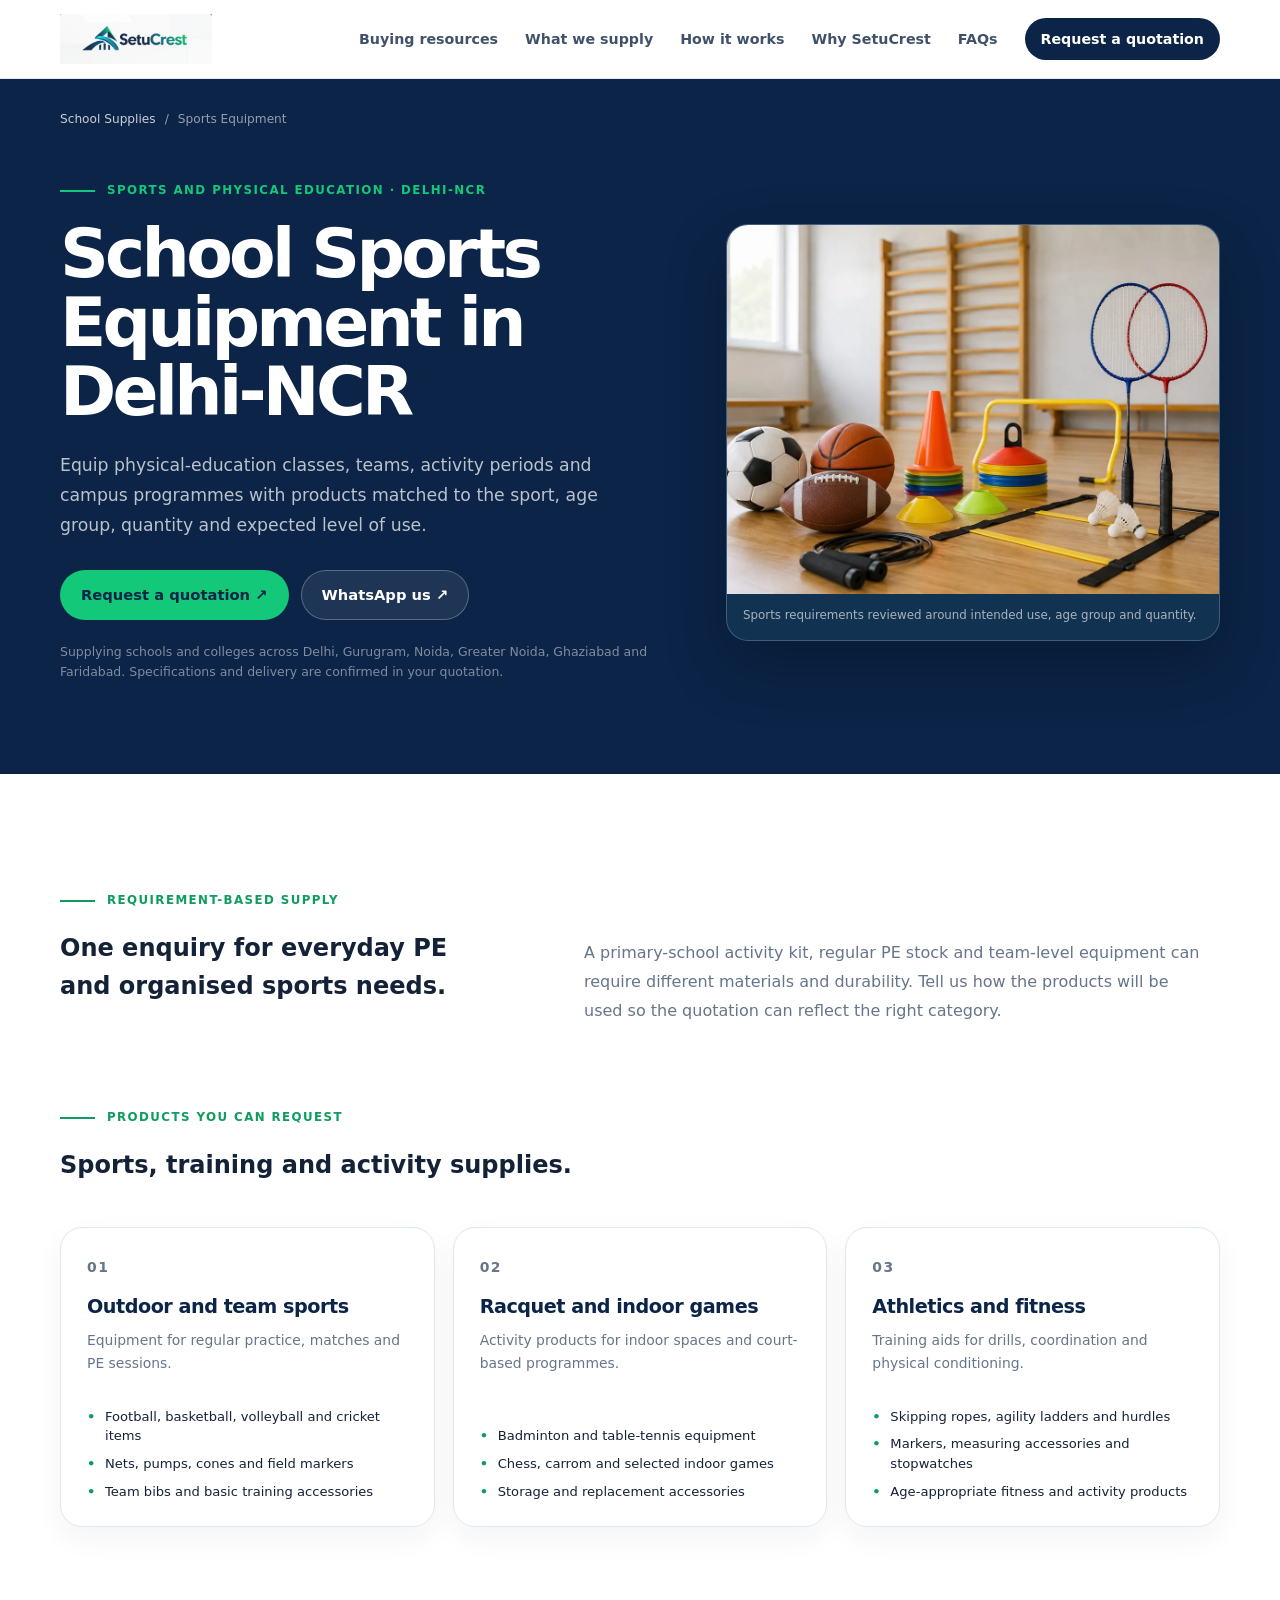
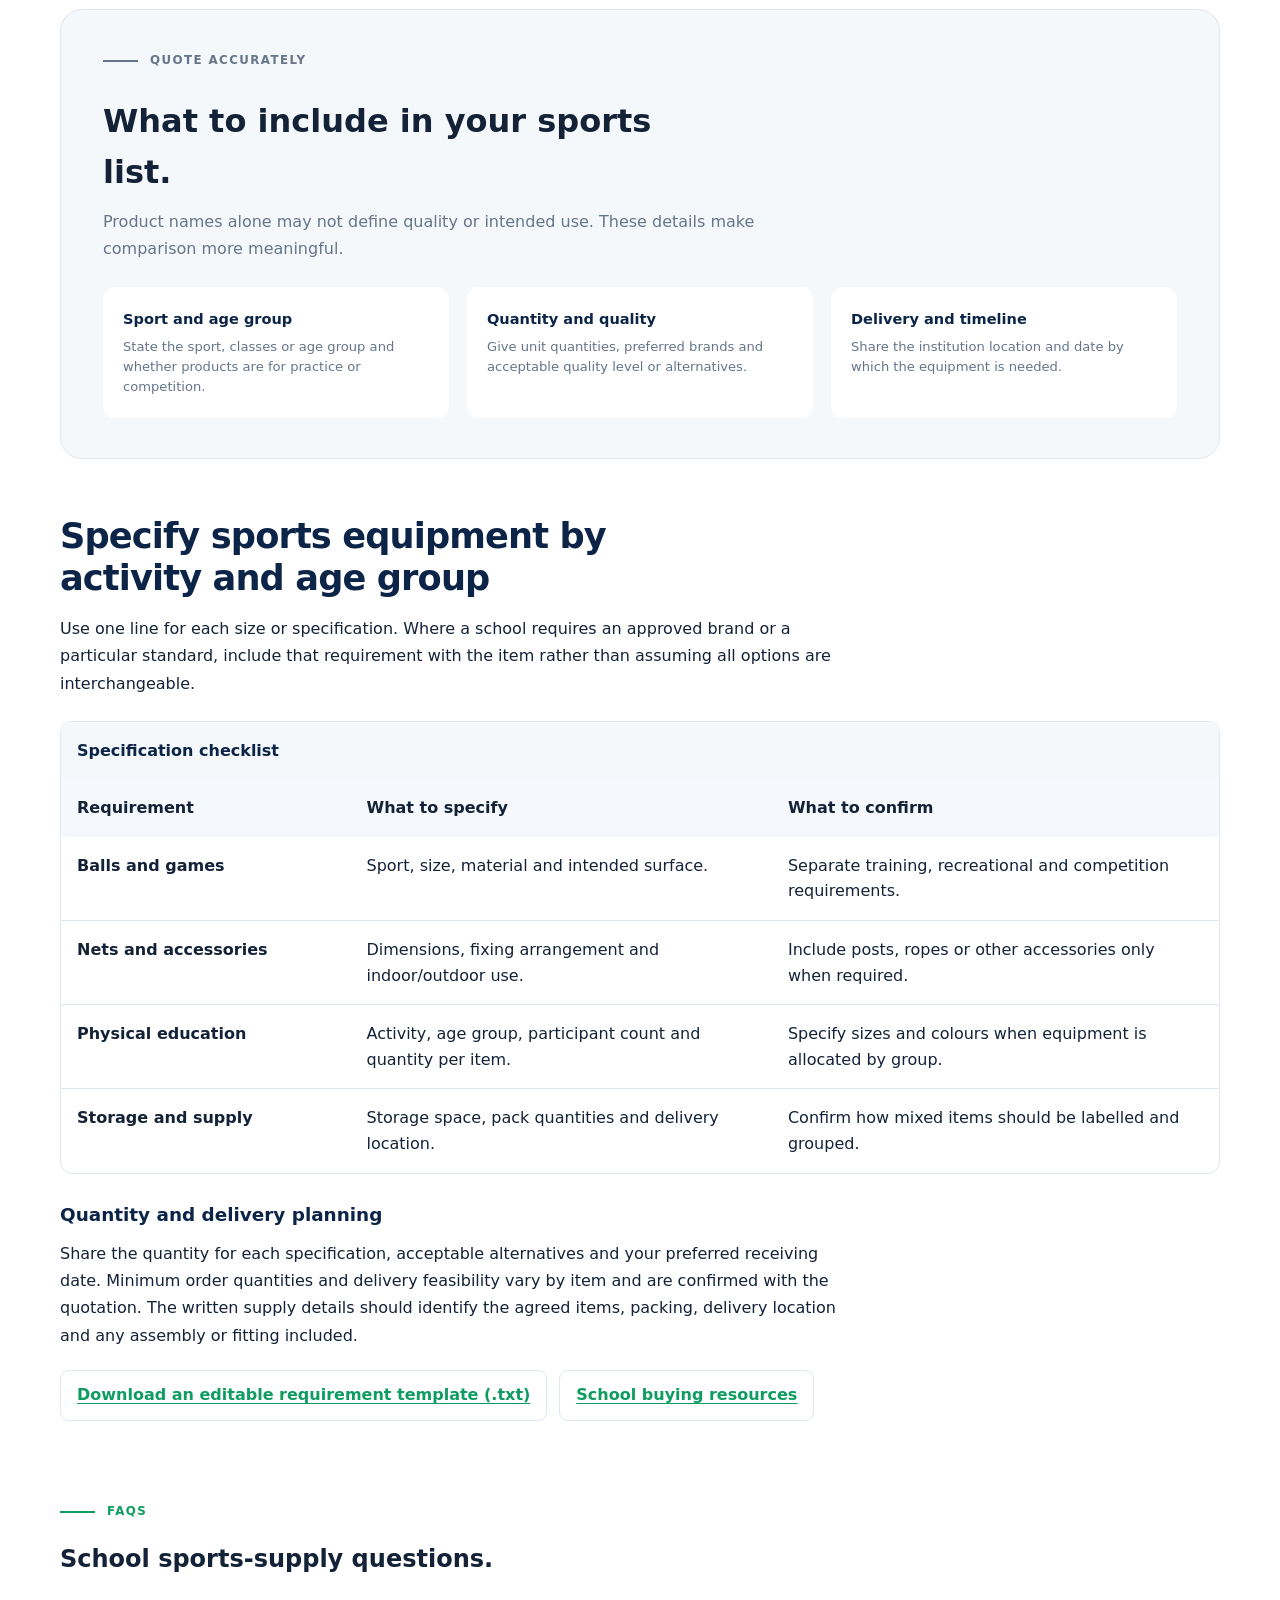
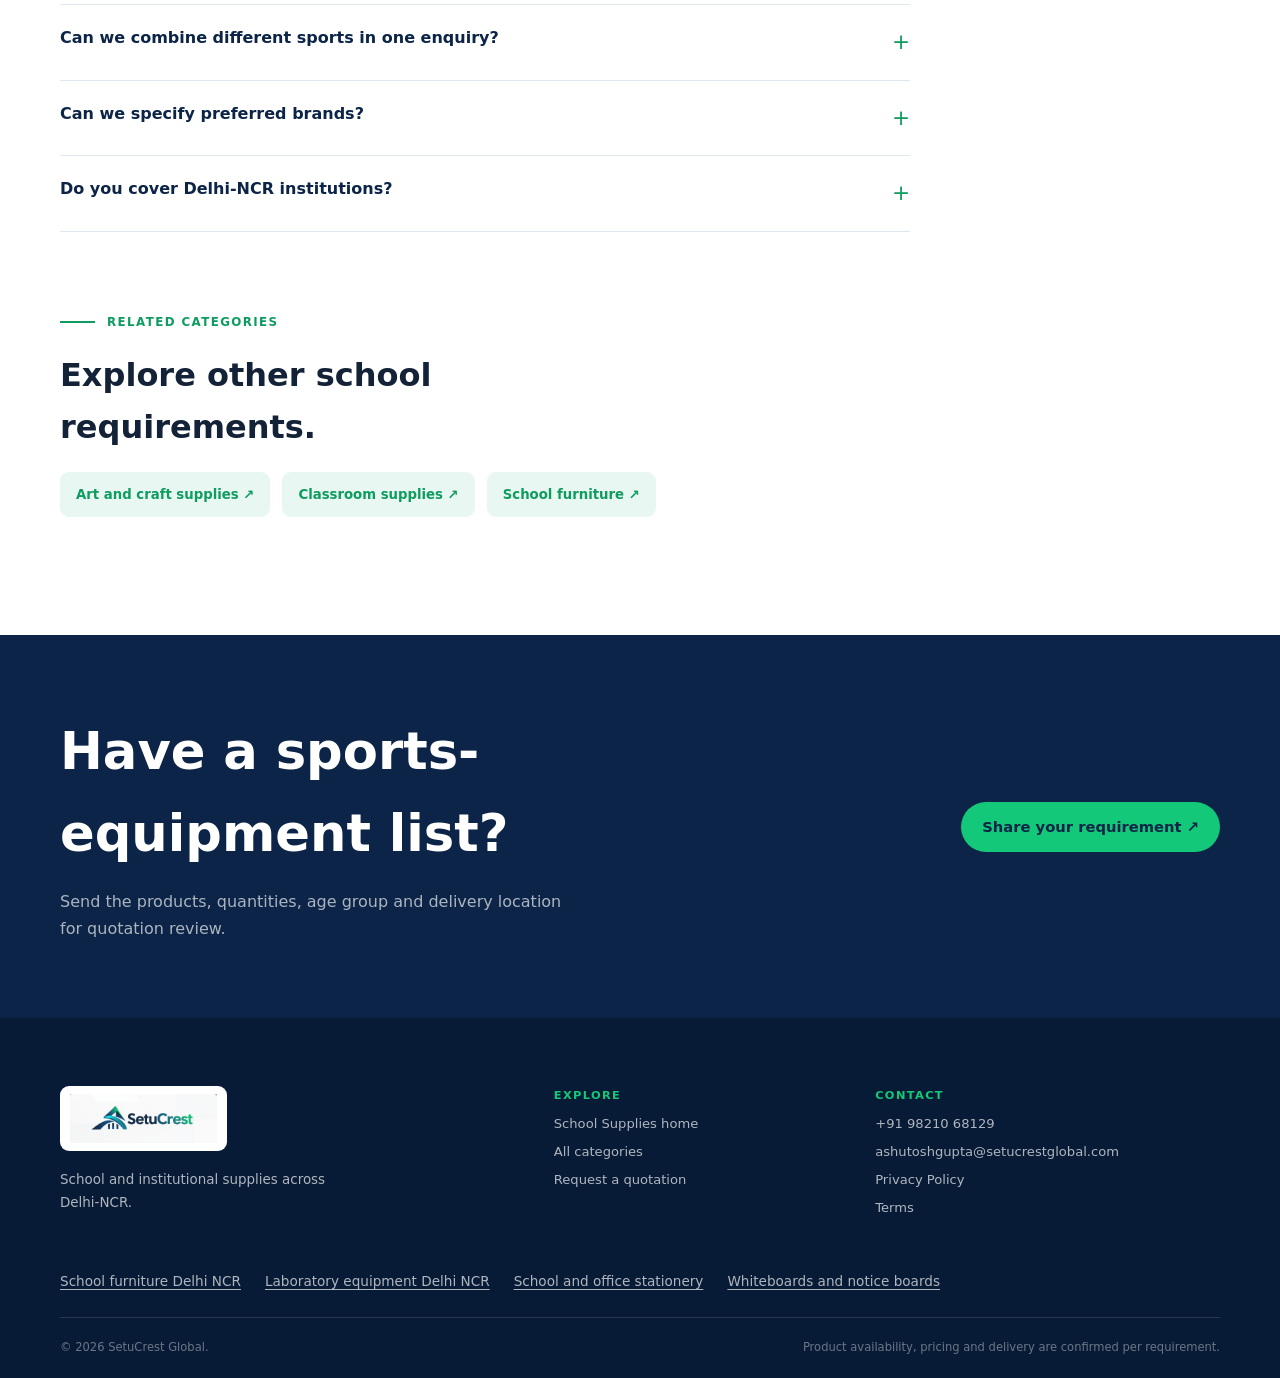
<file: school-sports-equipment-delhi-ncr/index.html>
<!doctype html>
<html lang="en-IN">
<head>
  <script async src="https://www.googletagmanager.com/gtag/js?id=G-3E05BDB3VY"></script>
  <script>window.dataLayer=window.dataLayer||[];function gtag(){dataLayer.push(arguments)}gtag('js',new Date());gtag('config','G-3E05BDB3VY');</script>
  <meta charset="utf-8"><meta name="viewport" content="width=device-width,initial-scale=1">
  <title>School Sports Equipment Supplier in Delhi NCR | SetuCrest</title>
  <meta name="description" content="School sports equipment in Delhi NCR for physical education and team practice. Share games, age groups, specifications and quantities. Get a quotation.">
  <meta name="robots" content="index,follow,max-image-preview:large"><link rel="canonical" href="https://school-supplies.setucrestglobal.com/school-sports-equipment-delhi-ncr/">
  <meta property="og:type" content="website"><meta property="og:title" content="School Sports Equipment Supplier in Delhi NCR | SetuCrest"><meta property="og:description" content="School sports equipment in Delhi NCR for physical education and team practice. Share games, age groups, specifications and quantities. Get a quotation."><meta property="og:url" content="https://school-supplies.setucrestglobal.com/school-sports-equipment-delhi-ncr/"><meta property="og:image" content="https://school-supplies.setucrestglobal.com/assets/school-sports-physical-education-delhi.webp">
  <link rel="icon" href="/assets/setucrest-logo.webp"><!-- BEGIN GENERATED STYLES -->
<style id="critical-css">:root { --navy: #0b2447; --navy-2: #102f59; --ink: #142238; --muted: #66758a; --line: #dfe7ef; --soft: #f5f8fb; --white: #ffffff; --green: #13c878; --green-dark: #0e9c60; --cyan: #14bad0; --shadow: 0 24px 60px rgba(11, 36, 71, .12); --radius: 22px; } * { box-sizing: border-box; } html { scroll-behavior: smooth; } body { margin: 0; color: var(--ink); background: var(--white); font-family: Inter, ui-sans-serif, system-ui, -apple-system, BlinkMacSystemFont, "Segoe UI", sans-serif; font-size: 1rem; line-height: 1.6; } button, input, select, textarea { font: inherit; } a { color: inherit; text-decoration: none; } button, a { -webkit-tap-highlight-color: transparent; } img { display: block; max-width: 100%; height: auto; } .container { width: min(1160px, calc(100% - 48px)); margin: 0 auto; } .sr-only { position: absolute; width: 1px; height: 1px; padding: 0; margin: -1px; overflow: hidden; clip: rect(0, 0, 0, 0); white-space: nowrap; border: 0; } .skip-link { position: fixed; top: 12px; left: 12px; z-index: 100; padding: 10px 14px; color: var(--white); background: var(--navy); border-radius: 8px; transform: translateY(-160%); transition: transform .2s ease; } .skip-link:focus { transform: translateY(0); } .site-header { position: sticky; top: 0; z-index: 20; background: rgba(255, 255, 255, .94); border-bottom: 1px solid rgba(223, 231, 239, .9); backdrop-filter: blur(16px); } .nav-wrap { display: flex; align-items: center; justify-content: space-between; min-height: 78px; gap: 32px; } .brand { width: 152px; flex: 0 0 auto; } .brand img { width: 100%; height: auto; } .site-nav { display: flex; align-items: center; gap: 27px; font-size: .89rem; font-weight: 600; color: #40526b; } .site-nav a:not(.nav-cta) { transition: color .2s ease; } .site-nav a:not(.nav-cta):hover, .site-nav a:not(.nav-cta):focus-visible { color: var(--navy); } .nav-cta { padding: 10px 16px; color: var(--white); background: var(--navy); border-radius: 999px; transition: background .2s ease, transform .2s ease; } .nav-cta:hover, .nav-cta:focus-visible { background: var(--navy-2); transform: translateY(-1px); } .menu-toggle { display: none; padding: 8px; background: transparent; border: 0; cursor: pointer; } .menu-toggle span:not(.sr-only) { display: block; width: 22px; height: 2px; margin: 5px 0; background: var(--navy); } .hero { position: relative; overflow: hidden; color: var(--white); background: var(--navy); isolation: isolate; } .hero::before { content: ""; position: absolute; inset: 0; z-index: -2; opacity: .32; background: radial-gradient(circle at 80% 18%, rgba(20, 186, 208, .56), transparent 29%), radial-gradient(circle at 22% 86%, rgba(19, 200, 120, .24), transparent 34%); } .hero::after { content: ""; position: absolute; inset: 0; z-index: -1; opacity: .1; background-image: linear-gradient(rgba(255,255,255,.4) 1px, transparent 1px), linear-gradient(90deg, rgba(255,255,255,.4) 1px, transparent 1px); background-size: 72px 72px; mask-image: linear-gradient(to bottom, black, transparent 86%); } .hero-orb { position: absolute; border: 1px solid rgba(255,255,255,.16); border-radius: 50%; pointer-events: none; } .hero-orb-one { width: 440px; height: 440px; right: -170px; top: -220px; } .hero-orb-two { width: 600px; height: 600px; right: -250px; top: -300px; opacity: .55; } .hero-grid { display: grid; grid-template-columns: minmax(0, 1.16fr) minmax(360px, .84fr); align-items: center; gap: 84px; min-height: 594px; padding-top: 76px; padding-bottom: 90px; } .hero-copy { max-width: 700px; } .eyebrow { display: flex; align-items: center; gap: 12px; margin: 0 0 20px; color: var(--green); font-size: .74rem; font-weight: 800; letter-spacing: .12em; line-height: 1.4; text-transform: uppercase; } .eyebrow-dark { color: var(--green-dark); } .eyebrow-line { display: inline-block; width: 35px; height: 2px; background: currentColor; } h1, h2, h3, p { margin-top: 0; } h1 { max-width: 730px; margin-bottom: 24px; font-size: clamp(2.8rem, 5.7vw, 5.3rem); letter-spacing: -.055em; line-height: 1.02; } h1 span { color: #8debd0; } .hero-lede { max-width: 635px; margin-bottom: 31px; color: rgba(255,255,255,.78); font-size: 1.1rem; line-height: 1.75; } .hero-actions { display: flex; flex-wrap: wrap; align-items: center; gap: 12px; } .button { display: inline-flex; align-items: center; justify-content: center; gap: 12px; min-height: 50px; padding: 13px 20px; border: 1px solid transparent; border-radius: 999px; font-weight: 750; font-size: .92rem; line-height: 1.2; cursor: pointer; transition: transform .2s ease, background .2s ease, border-color .2s ease; } .button:hover, .button:focus-visible { transform: translateY(-2px); } .button-primary { color: var(--navy); background: var(--green); } .button-primary:hover, .button-primary:focus-visible { background: #36dc91; } .button-secondary { color: var(--white); border-color: rgba(255,255,255,.27); background: rgba(255,255,255,.08); } .button-secondary:hover, .button-secondary:focus-visible { background: rgba(255,255,255,.16); } .hero-note { margin: 22px 0 0; color: rgba(255,255,255,.52); font-size: .84rem; } .requirement-card { position: relative; padding: 33px 31px 29px; color: var(--ink); background: rgba(255,255,255,.96); border-radius: var(--radius); box-shadow: var(--shadow); } .requirement-card::before { content: ""; position: absolute; left: 31px; top: 0; width: 78px; height: 4px; background: var(--green); border-radius: 0 0 6px 6px; } .card-topline { display: flex; align-items: center; gap: 9px; margin-bottom: 25px; color: var(--green-dark); font-size: .74rem; font-weight: 800; letter-spacing: .12em; text-transform: uppercase; } .status-dot { width: 8px; height: 8px; background: var(--green); border-radius: 50%; box-shadow: 0 0 0 5px rgba(19, 200, 120, .13); } .requirement-card h2 { max-width: 280px; margin-bottom: 11px; color: var(--navy); font-size: 1.75rem; letter-spacing: -.035em; line-height: 1.16; } .requirement-card > p { margin-bottom: 24px; color: var(--muted); font-size: .92rem; line-height: 1.7; } .mini-list { display: grid; gap: 13px; padding: 19px 0; border-top: 1px solid var(--line); border-bottom: 1px solid var(--line); } .mini-list > div { display: flex; align-items: center; gap: 13px; color: #34455d; font-size: .88rem; font-weight: 650; } .mini-icon { display: inline-grid; place-items: center; width: 27px; height: 27px; color: var(--navy); background: #e6f7f1; border-radius: 8px; font-size: .68rem; font-weight: 850; } .card-link, .text-link { display: inline-flex; align-items: center; gap: 9px; margin-top: 22px; color: var(--navy); font-weight: 800; font-size: .9rem; } .card-link:hover, .text-link:hover { color: var(--green-dark); } .hero-bottom-line { position: absolute; bottom: 0; left: 0; width: 100%; height: 6px; background: linear-gradient(90deg, var(--green) 0 28%, var(--cyan) 28% 68%, transparent 68%); } .trust-strip { background: #f0f6f8; border-bottom: 1px solid var(--line); } .trust-grid { display: grid; grid-template-columns: repeat(4, 1fr); gap: 24px; padding-top: 23px; padding-bottom: 23px; } .trust-grid > div { display: grid; gap: 2px; padding-left: 17px; border-left: 2px solid #a9e6d3; } .trust-grid strong { color: var(--navy); font-size: .88rem; } .trust-grid span { color: var(--muted); font-size: .78rem; } .detail-hero { padding: 31px 0 92px; color: var(--white); background: var(--navy); } .breadcrumbs { display: flex; flex-wrap: wrap; align-items: center; gap: 9px; margin-bottom: 53px; color: rgba(255,255,255,.56); font-size: .76rem; } .breadcrumbs a { color: rgba(255,255,255,.78); } .breadcrumbs a:hover { color: var(--green); } .detail-hero-grid { display: grid; grid-template-columns: minmax(0, 1fr) minmax(360px, .84fr); gap: 78px; align-items: center; } .detail-copy { max-width: 690px; } .detail-copy h1 { max-width: 700px; margin-bottom: 23px; color: var(--white); font-size: clamp(2.75rem, 5.3vw, 5rem); letter-spacing: -.055em; line-height: 1.02; } .detail-lede { max-width: 625px; margin-bottom: 30px; color: rgba(255,255,255,.72); font-size: 1.08rem; line-height: 1.75; } .detail-note { margin: 22px 0 0; color: rgba(255,255,255,.48); font-size: .78rem; line-height: 1.6; } .detail-image { margin: 0; overflow: hidden; background: #153b61; border: 1px solid rgba(255,255,255,.18); border-radius: var(--radius); box-shadow: 0 24px 60px rgba(0,0,0,.25); } .detail-image img { display: block; width: 100%; aspect-ratio: 4 / 3; object-fit: cover; } .detail-image figcaption { padding: 13px 16px 15px; color: rgba(255,255,255,.63); background: rgba(0,0,0,.16); font-size: .74rem; line-height: 1.5; } .guide-hero .detail-copy { max-width: 900px; } .guide-hero .detail-copy h1 { max-width: 900px; } .hero-service-area { max-width: 635px; margin: -12px 0 28px; color: rgba(255,255,255,.78); font-size: 1rem; line-height: 1.75; } .section { padding: 118px 0; } @media (max-width: 980px) { .container { width: min(100% - 38px, 720px); } .site-nav { gap: 16px; font-size: .8rem; }.nav-cta { padding: 9px 13px; } .hero-grid { grid-template-columns: 1fr; gap: 48px; padding-top: 66px; }.hero-copy { max-width: 680px; }.requirement-card { max-width: 560px; } .split-heading, .process-grid, .about-grid, .enquiry-grid, .faq-grid { gap: 55px; }.split-heading { grid-template-columns: 1fr; margin-bottom: 35px; }.category-grid { grid-template-columns: repeat(2, 1fr); }.category-card-wide { grid-column: span 2; } .about-grid { grid-template-columns: 1fr; }.about-points { max-width: 700px; }.enquiry-grid { grid-template-columns: 1fr; }.enquiry-copy > p:not(.eyebrow) { max-width: 600px; }.contact-card { max-width: 500px; } .footer-main { gap: 45px; } } @media (max-width: 700px) { .container { width: min(100% - 32px, 540px); } .nav-wrap { min-height: 68px; }.brand { width: 134px; }.menu-toggle { display: block; }.site-nav { position: absolute; top: calc(100% + 1px); right: 0; left: 0; display: none; flex-direction: column; align-items: stretch; gap: 0; padding: 9px 16px 16px; background: var(--white); border-bottom: 1px solid var(--line); box-shadow: 0 18px 30px rgba(11,36,71,.08); }.site-nav.is-open { display: flex; }.site-nav a { padding: 12px 0; }.site-nav .nav-cta { margin-top: 7px; padding: 12px 16px; text-align: center; } .hero-grid { min-height: auto; padding-top: 55px; padding-bottom: 73px; }.hero-orb-one { right: -280px; }.hero-orb-two { right: -350px; }.eyebrow { font-size: .65rem; }.eyebrow-line { width: 25px; }.hero-lede { font-size: 1rem; }.hero-actions { align-items: stretch; flex-direction: column; }.hero-actions .button { width: 100%; }.requirement-card { padding: 29px 23px 25px; }.requirement-card::before { left: 23px; } .trust-grid { grid-template-columns: 1fr 1fr; gap: 18px 15px; }.trust-grid > div { padding-left: 11px; }.trust-grid strong { font-size: .78rem; }.trust-grid span { font-size: .69rem; } .section { padding: 78px 0; }.section-heading h2, .process-intro h2, .about-panel h2, .enquiry-copy h2, .faq-grid h2 { font-size: 2.25rem; }.category-grid { grid-template-columns: 1fr; }.category-card, .category-card-wide { grid-column: auto; min-height: auto; }.category-card-wide { flex-direction: column; gap: 0; }.category-card-wide a { margin-top: auto; margin-left: 0; }.category-icon { margin-bottom: 20px; }.category-card-wide.has-image .category-image { flex: 0 0 auto; width: 100%; height: 180px; min-height: 0; }.category-card-wide-copy { padding: 24px 23px 25px; } .process-grid { grid-template-columns: 1fr; }.about-points { grid-template-columns: 1fr; gap: 25px; }.about-panel { padding: 30px 24px; }.panel-rule { margin-top: 32px; } .enquiry-section { padding: 78px 0; }.enquiry-grid { grid-template-columns: 1fr; }.enquiry-form { padding: 24px 19px; }.form-intro { display: block; }.form-intro h3 { margin-bottom: 6px; }.form-row { grid-template-columns: 1fr; gap: 0; }.contact-card { align-items: flex-start; }.contact-card a { display: block; margin: 2px 0 0; }.contact-card-combined { grid-template-columns: 49px minmax(0, 1fr); }.contact-qr { grid-column: 2; margin-top: 16px !important; }.contact-qr img { width: 150px; height: 150px; }.zoho-form-frame, .zoho-form-frame iframe { height: 1450px; } .faq-grid { grid-template-columns: 1fr; gap: 37px; }.faq-list summary { font-size: .9rem; }.faq-list details p { font-size: .82rem; } .footer-main { grid-template-columns: 1fr 1fr; gap: 35px 22px; padding-top: 50px; }.footer-main > div:first-child { grid-column: span 2; }.footer-bottom { display: block; }.footer-bottom span { display: block; margin-bottom: 7px; } } @media (max-width: 980px) { .detail-hero-grid { grid-template-columns: 1fr; gap: 42px; } .detail-copy { max-width: 700px; } .detail-image { max-width: 620px; } .detail-intro-grid { grid-template-columns: 1fr; gap: 18px; } .detail-card-grid { grid-template-columns: 1fr 1fr; } .detail-card:last-child { grid-column: span 2; } .detail-check-grid { grid-template-columns: 1fr 1fr; } .detail-cta-grid { align-items: flex-start; flex-direction: column; } } @media (max-width: 700px) { .detail-hero { padding-bottom: 67px; } .breadcrumbs { margin-bottom: 35px; font-size: .7rem; } .detail-copy h1 { font-size: clamp(2.35rem, 12vw, 3.55rem); } .detail-lede { font-size: .97rem; } .detail-card-grid, .detail-check-grid { grid-template-columns: 1fr; } .detail-card, .detail-card:last-child { grid-column: auto; min-height: 0; } .detail-check-section { margin-top: 58px; padding: 28px 21px; } .detail-faq, .detail-related { margin-top: 58px; } .detail-faq-list summary { font-size: .9rem; } .detail-cta { padding: 61px 0; } } @media(max-width:700px){.buying-cards{grid-template-columns:1fr}.buying-card{padding:1.2rem}.buying-guide{margin:2.5rem 0}.buying-table th,.buying-table td{padding:.8rem}.buying-links a{width:100%}} @media print{.buying-table-wrap{overflow:visible}.buying-links a{border:0;padding:0}.buying-card{break-inside:avoid}} @media (max-width: 980px) { .product-grid { grid-template-columns: repeat(2, minmax(0, 1fr)); } } @media (max-width: 600px) { .product-catalog { margin-top: 3rem; } .product-grid { grid-template-columns: minmax(0, 1fr); gap: 20px; } .product-body { padding: 21px; } .product-photo { aspect-ratio: 3 / 2; } } @media print { .product-card { break-inside: avoid; } .product-grid { grid-template-columns: repeat(2, minmax(0, 1fr)); } .product-action, .catalog-jump { display: none; } }</style>
<link rel="stylesheet" href="/styles.css?v=46ccc3d35614" media="print" onload="this.media='all'">
<noscript><link rel="stylesheet" href="/styles.css?v=46ccc3d35614"></noscript>
<!-- END GENERATED STYLES -->
  <script type="application/ld+json">{
  "@context": "https://schema.org",
  "@graph": [
    {
      "@type": "Service",
      "name": "School Sports Equipment Supply in Delhi-NCR",
      "url": "https://school-supplies.setucrestglobal.com/school-sports-equipment-delhi-ncr/",
      "provider": {
        "@type": "Organization",
        "name": "SetuCrest School Supplies",
        "url": "https://school-supplies.setucrestglobal.com/"
      },
      "areaServed": [
        "Delhi",
        "Gurugram",
        "Noida",
        "Greater Noida",
        "Ghaziabad",
        "Faridabad"
      ],
      "serviceType": "School sports and physical-education equipment supply"
    },
    {
      "@type": "FAQPage",
      "mainEntity": [
        {
          "@type": "Question",
          "name": "What school sports equipment can we request?",
          "acceptedAnswer": {
            "@type": "Answer",
            "text": "Schools can request outdoor sports equipment, indoor games, athletics and training accessories, physical-education supplies and related activity items."
          }
        },
        {
          "@type": "Question",
          "name": "Can SetuCrest supply mixed sports requirements?",
          "acceptedAnswer": {
            "@type": "Answer",
            "text": "Yes. Share the sport, product, quantity, age group, preferred brand or quality level and delivery location for review."
          }
        },
        {
          "@type": "Question",
          "name": "Which areas are covered?",
          "acceptedAnswer": {
            "@type": "Answer",
            "text": "The current service focus covers Delhi-NCR, including Delhi, Gurugram, Noida, Greater Noida, Ghaziabad and Faridabad."
          }
        }
      ]
    }
  ]
}</script>
  <script>(function(c,l,a,r,i,t,y){c[a]=c[a]||function(){(c[a].q=c[a].q||[]).push(arguments)};t=l.createElement(r);t.async=1;t.src="https://www.clarity.ms/tag/"+i;y=l.getElementsByTagName(r)[0];y.parentNode.insertBefore(t,y)})(window,document,"clarity","script","ye3j85ac3u");</script>
</head>
<body><a class="skip-link" href="#main-content">Skip to content</a>
<header class="site-header"><div class="container nav-wrap"><a class="brand" href="../"><img src="/assets/setucrest-logo.webp" alt="SetuCrest Global" width="420" height="140" decoding="async"></a><button class="menu-toggle" type="button" aria-expanded="false" aria-controls="site-navigation"><span class="sr-only">Toggle navigation</span><span></span><span></span><span></span></button><nav class="site-nav" id="site-navigation"><a href="/resources/">Buying resources</a><a href="../#categories">What we supply</a><a href="../#how-it-works">How it works</a><a href="../#about">Why SetuCrest</a><a href="../#faqs">FAQs</a><a class="nav-cta" href="../#enquiry">Request a quotation</a></nav></div></header>
<main id="main-content">
  <section class="detail-hero"><div class="container"><nav class="breadcrumbs"><a href="../">School Supplies</a><span>/</span><span>Sports Equipment</span></nav><div class="detail-hero-grid"><div class="detail-copy"><p class="eyebrow"><span class="eyebrow-line"></span>Sports and physical education · Delhi-NCR</p><h1>School Sports Equipment in Delhi-NCR</h1><p class="detail-lede">Equip physical-education classes, teams, activity periods and campus programmes with products matched to the sport, age group, quantity and expected level of use.</p><div class="hero-actions"><a class="button button-primary" href="../#enquiry">Request a quotation ↗</a><a class="button button-secondary" href="https://wa.me/919821068129?text=Hello%20SetuCrest%2C%20I%20need%20school%20sports%20equipment." target="_blank" rel="noopener">WhatsApp us ↗</a></div><p class="detail-note">Supplying schools and colleges across Delhi, Gurugram, Noida, Greater Noida, Ghaziabad and Faridabad. Specifications and delivery are confirmed in your quotation.</p></div><figure class="detail-image"><img src="/assets/school-sports-physical-education-delhi.webp" alt="Football, basketball, badminton and training equipment for school physical education" width="1200" height="800" decoding="async" fetchpriority="high"><figcaption>Sports requirements reviewed around intended use, age group and quantity.</figcaption></figure></div></div></section>
  <section class="section detail-intro"><div class="container detail-intro-grid"><div><p class="eyebrow eyebrow-dark"><span class="eyebrow-line"></span>Requirement-based supply</p><h2>One enquiry for everyday PE and organised sports needs.</h2></div><p class="detail-intro-copy">A primary-school activity kit, regular PE stock and team-level equipment can require different materials and durability. Tell us how the products will be used so the quotation can reflect the right category.</p></div></section>
  <section class="section detail-content"><div class="container"><p class="eyebrow eyebrow-dark"><span class="eyebrow-line"></span>Products you can request</p><h2>Sports, training and activity supplies.</h2><div class="detail-card-grid"><article class="detail-card"><p class="detail-card-number">01</p><h3>Outdoor and team sports</h3><p>Equipment for regular practice, matches and PE sessions.</p><ul class="detail-list"><li>Football, basketball, volleyball and cricket items</li><li>Nets, pumps, cones and field markers</li><li>Team bibs and basic training accessories</li></ul></article><article class="detail-card"><p class="detail-card-number">02</p><h3>Racquet and indoor games</h3><p>Activity products for indoor spaces and court-based programmes.</p><ul class="detail-list"><li>Badminton and table-tennis equipment</li><li>Chess, carrom and selected indoor games</li><li>Storage and replacement accessories</li></ul></article><article class="detail-card"><p class="detail-card-number">03</p><h3>Athletics and fitness</h3><p>Training aids for drills, coordination and physical conditioning.</p><ul class="detail-list"><li>Skipping ropes, agility ladders and hurdles</li><li>Markers, measuring accessories and stopwatches</li><li>Age-appropriate fitness and activity products</li></ul></article></div>
  <div class="detail-check-section"><p class="eyebrow eyebrow-dark"><span class="eyebrow-line"></span>Quote accurately</p><h2>What to include in your sports list.</h2><p>Product names alone may not define quality or intended use. These details make comparison more meaningful.</p><div class="detail-check-grid"><div class="detail-check"><strong>Sport and age group</strong><span>State the sport, classes or age group and whether products are for practice or competition.</span></div><div class="detail-check"><strong>Quantity and quality</strong><span>Give unit quantities, preferred brands and acceptable quality level or alternatives.</span></div><div class="detail-check"><strong>Delivery and timeline</strong><span>Share the institution location and date by which the equipment is needed.</span></div></div></div>
  <section class="buying-guide" aria-labelledby="specification-guide"><h2 id="specification-guide">Specify sports equipment by activity and age group</h2><p>Use one line for each size or specification. Where a school requires an approved brand or a particular standard, include that requirement with the item rather than assuming all options are interchangeable.</p><div class="buying-table-wrap" role="region" aria-label="Specification checklist" tabindex="0"><table class="buying-table"><caption>Specification checklist</caption><thead><tr><th scope="col">Requirement</th><th scope="col">What to specify</th><th scope="col">What to confirm</th></tr></thead><tbody><tr><th scope="row">Balls and games</th><td>Sport, size, material and intended surface.</td><td>Separate training, recreational and competition requirements.</td></tr><tr><th scope="row">Nets and accessories</th><td>Dimensions, fixing arrangement and indoor/outdoor use.</td><td>Include posts, ropes or other accessories only when required.</td></tr><tr><th scope="row">Physical education</th><td>Activity, age group, participant count and quantity per item.</td><td>Specify sizes and colours when equipment is allocated by group.</td></tr><tr><th scope="row">Storage and supply</th><td>Storage space, pack quantities and delivery location.</td><td>Confirm how mixed items should be labelled and grouped.</td></tr></tbody></table></div><h3>Quantity and delivery planning</h3><p>Share the quantity for each specification, acceptable alternatives and your preferred receiving date. Minimum order quantities and delivery feasibility vary by item and are confirmed with the quotation. The written supply details should identify the agreed items, packing, delivery location and any assembly or fitting included.</p><div class="buying-links"><a href="/downloads/school-requirement-template.txt" download>Download an editable requirement template (.txt)</a><a href="/resources/">School buying resources</a></div></section>
<div class="detail-faq"><p class="eyebrow eyebrow-dark"><span class="eyebrow-line"></span>FAQs</p><h2>School sports-supply questions.</h2><div class="detail-faq-list"><details><summary>Can we combine different sports in one enquiry?</summary><p>Yes. A structured list with separate quantities for every product is the best starting point.</p></details><details><summary>Can we specify preferred brands?</summary><p>Yes. Include the preferred brand and whether equivalent alternatives may be quoted.</p></details><details><summary>Do you cover Delhi-NCR institutions?</summary><p>Yes. Current focus includes Delhi, Gurugram, Noida, Greater Noida, Ghaziabad and Faridabad.</p></details></div></div>
  <div class="detail-related"><p class="eyebrow eyebrow-dark"><span class="eyebrow-line"></span>Related categories</p><h2>Explore other school requirements.</h2><div class="related-links"><a href="../school-art-craft-supplies-delhi-ncr/">Art and craft supplies ↗</a><a href="../school-stationery-classroom-supplies-delhi-ncr/">Classroom supplies ↗</a><a href="../school-furniture-delhi-ncr/">School furniture ↗</a></div></div></div></section>
  <section class="detail-cta"><div class="container detail-cta-grid"><div><h2>Have a sports-equipment list?</h2><p>Send the products, quantities, age group and delivery location for quotation review.</p></div><a class="button button-primary" href="../#enquiry">Share your requirement ↗</a></div></section>
</main>
<footer class="site-footer"><div class="container footer-main"><div><a class="footer-brand" href="../"><img src="/assets/setucrest-logo.webp" alt="SetuCrest Global" width="420" height="140" decoding="async"></a><p>School and institutional supplies across Delhi-NCR.</p></div><div><p class="footer-label">Explore</p><div class="footer-links"><a href="../">School Supplies home</a><a href="../#categories">All categories</a><a href="../#enquiry">Request a quotation</a></div></div><div><p class="footer-label">Contact</p><div class="footer-links"><a href="tel:+919821068129">+91 98210 68129</a><a href="mailto:ashutoshgupta@setucrestglobal.com">ashutoshgupta@setucrestglobal.com</a><a href="https://setucrestglobal.com/privacy/">Privacy Policy</a><a href="https://setucrestglobal.com/terms/">Terms</a></div></div></div><div class="container"><nav class="footer-supply-links" aria-label="School supply categories"><a href="/school-furniture-delhi-ncr/">School furniture Delhi NCR</a><a href="/school-laboratory-equipment-delhi-ncr/">Laboratory equipment Delhi NCR</a><a href="/school-stationery-classroom-supplies-delhi-ncr/">School and office stationery</a><a href="/school-whiteboards-notice-boards-delhi-ncr/">Whiteboards and notice boards</a></nav></div><div class="container footer-bottom"><span>© <span id="current-year">2026</span> SetuCrest Global.</span><span>Product availability, pricing and delivery are confirmed per requirement.</span></div></footer><script src="../script.js" defer></script>
</body></html>
</file>
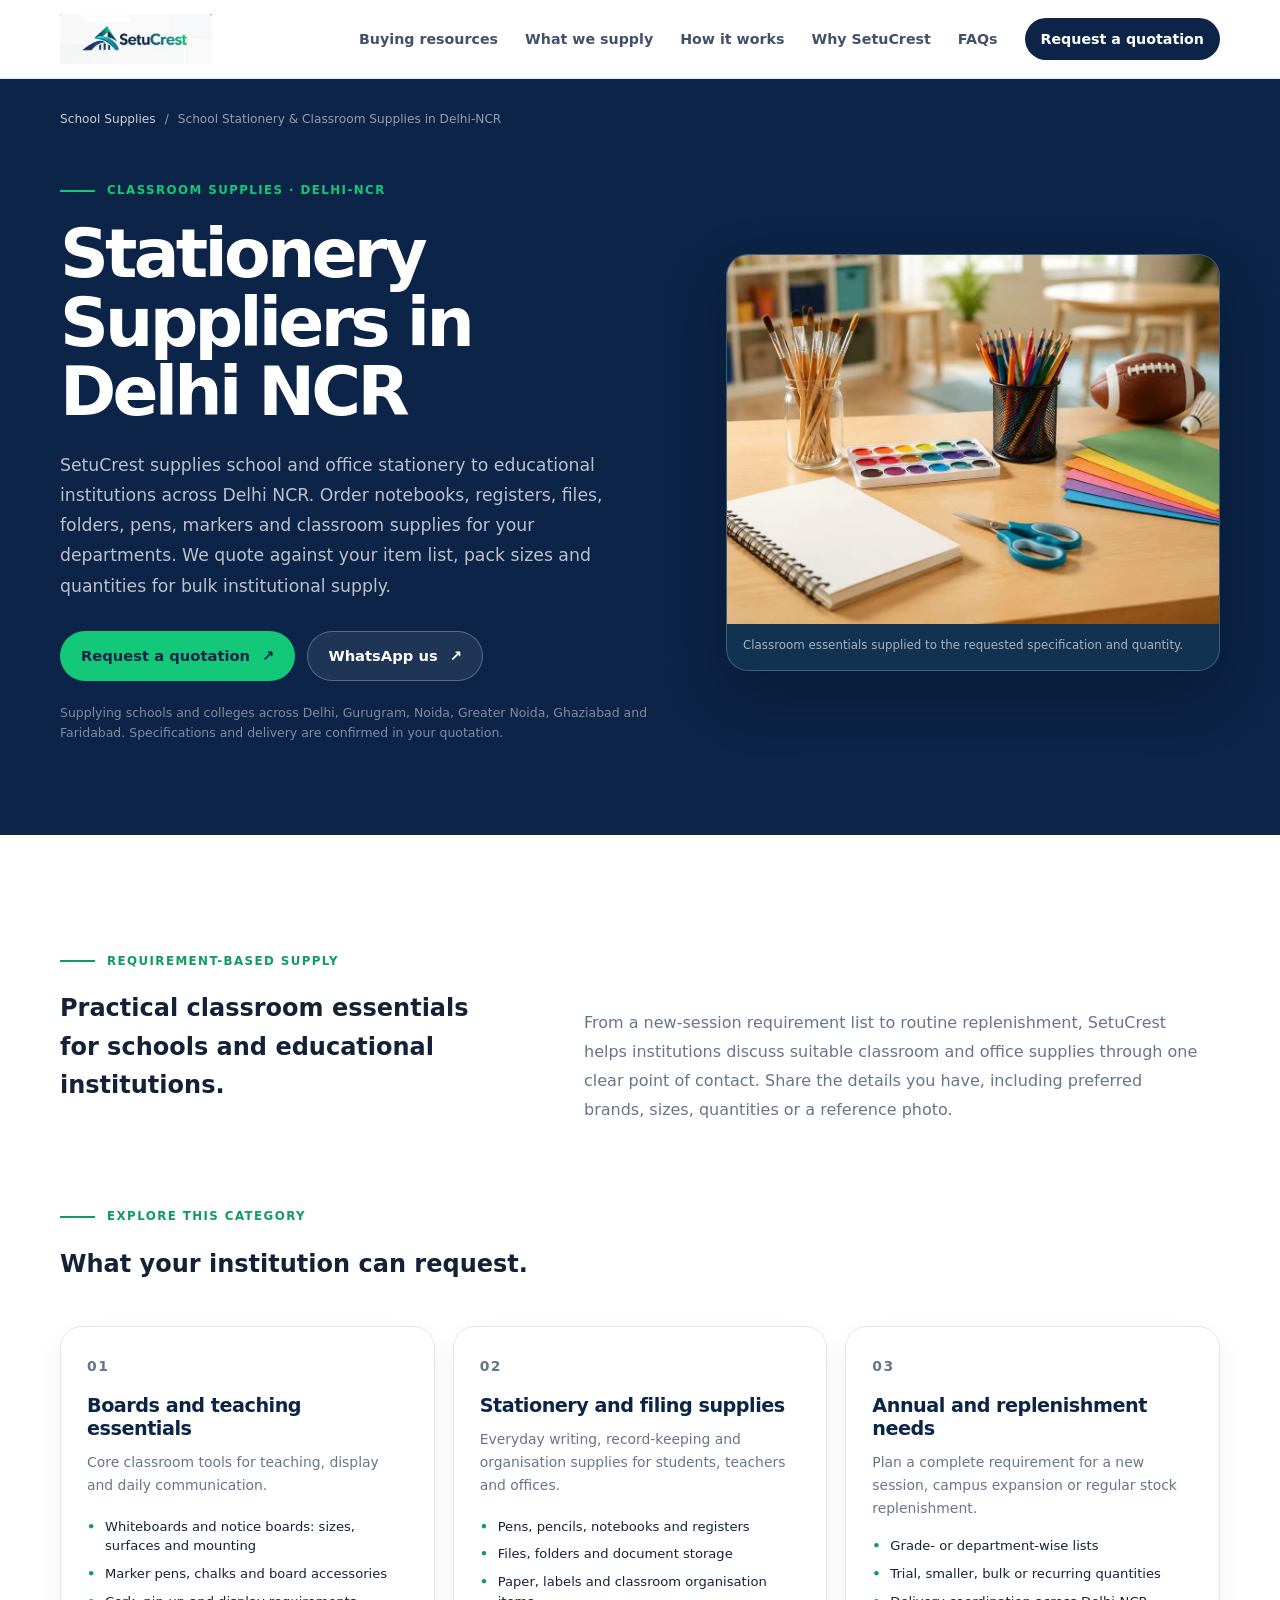
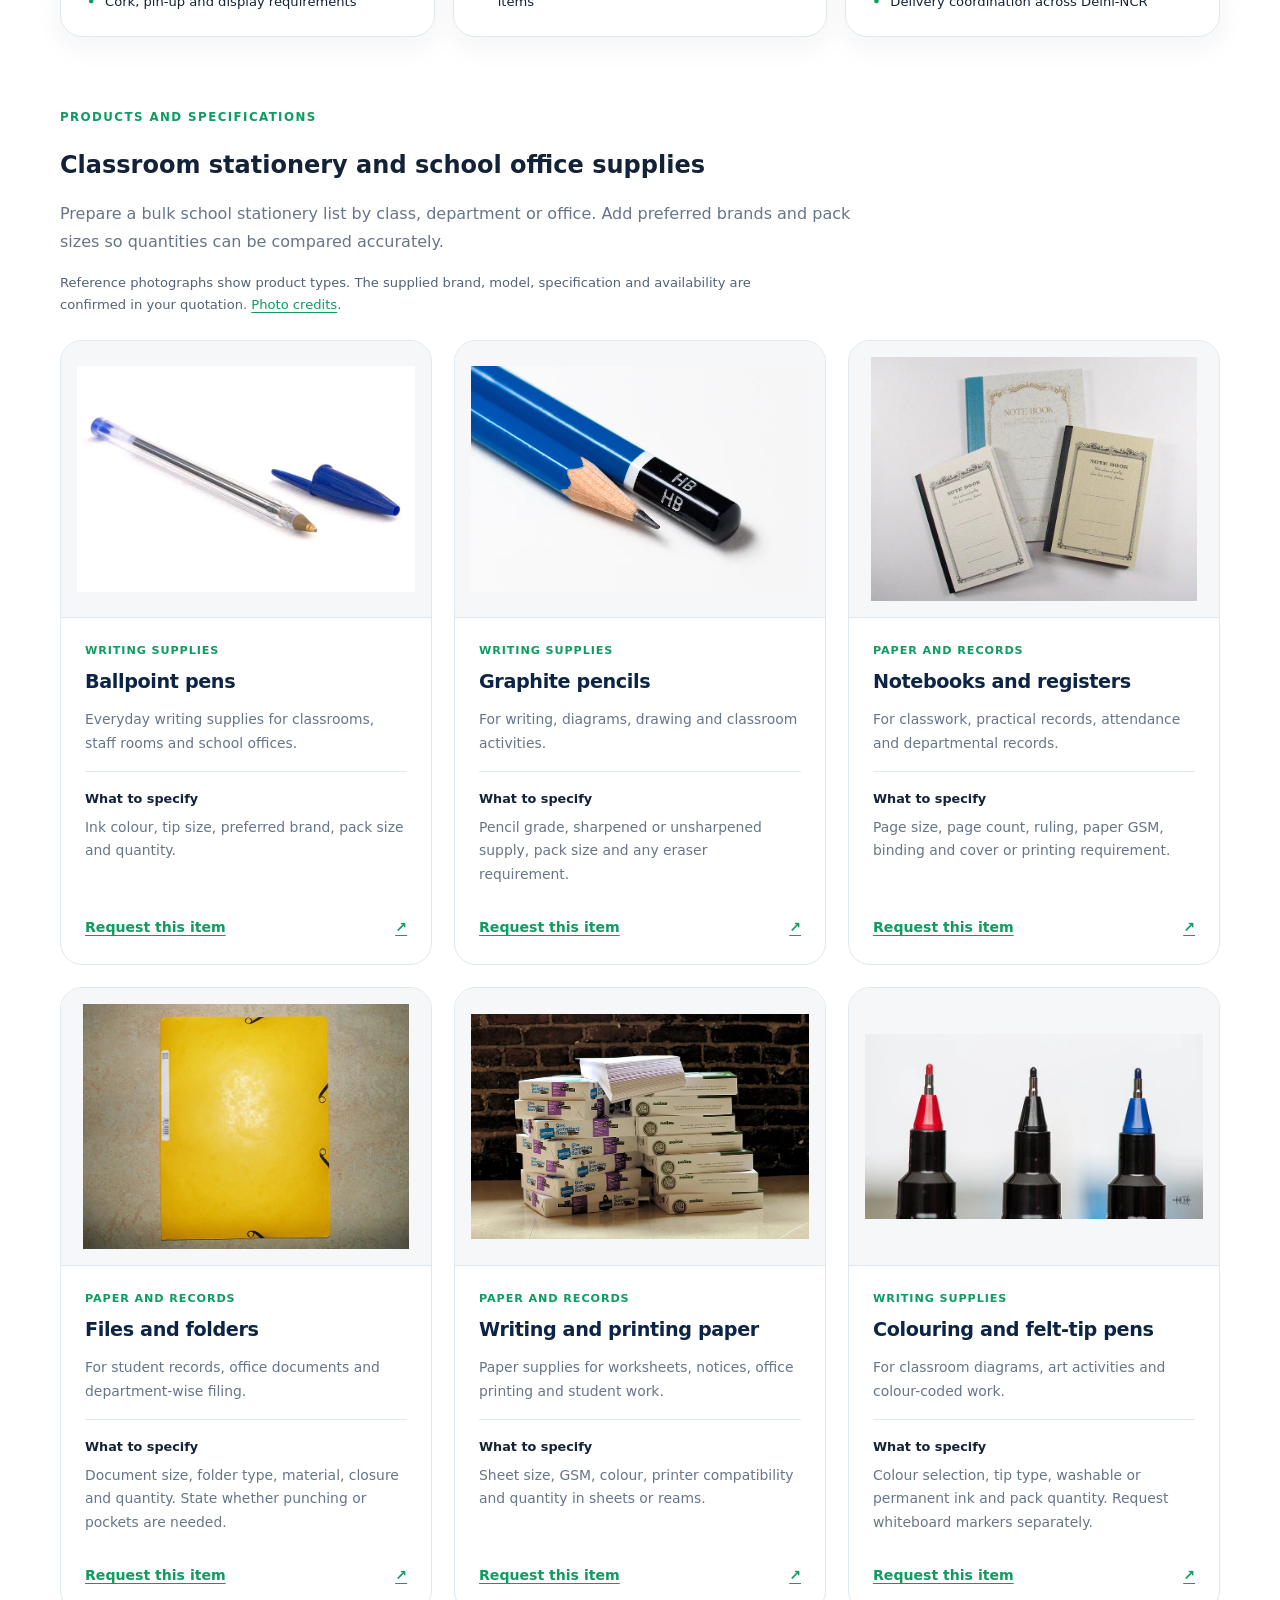
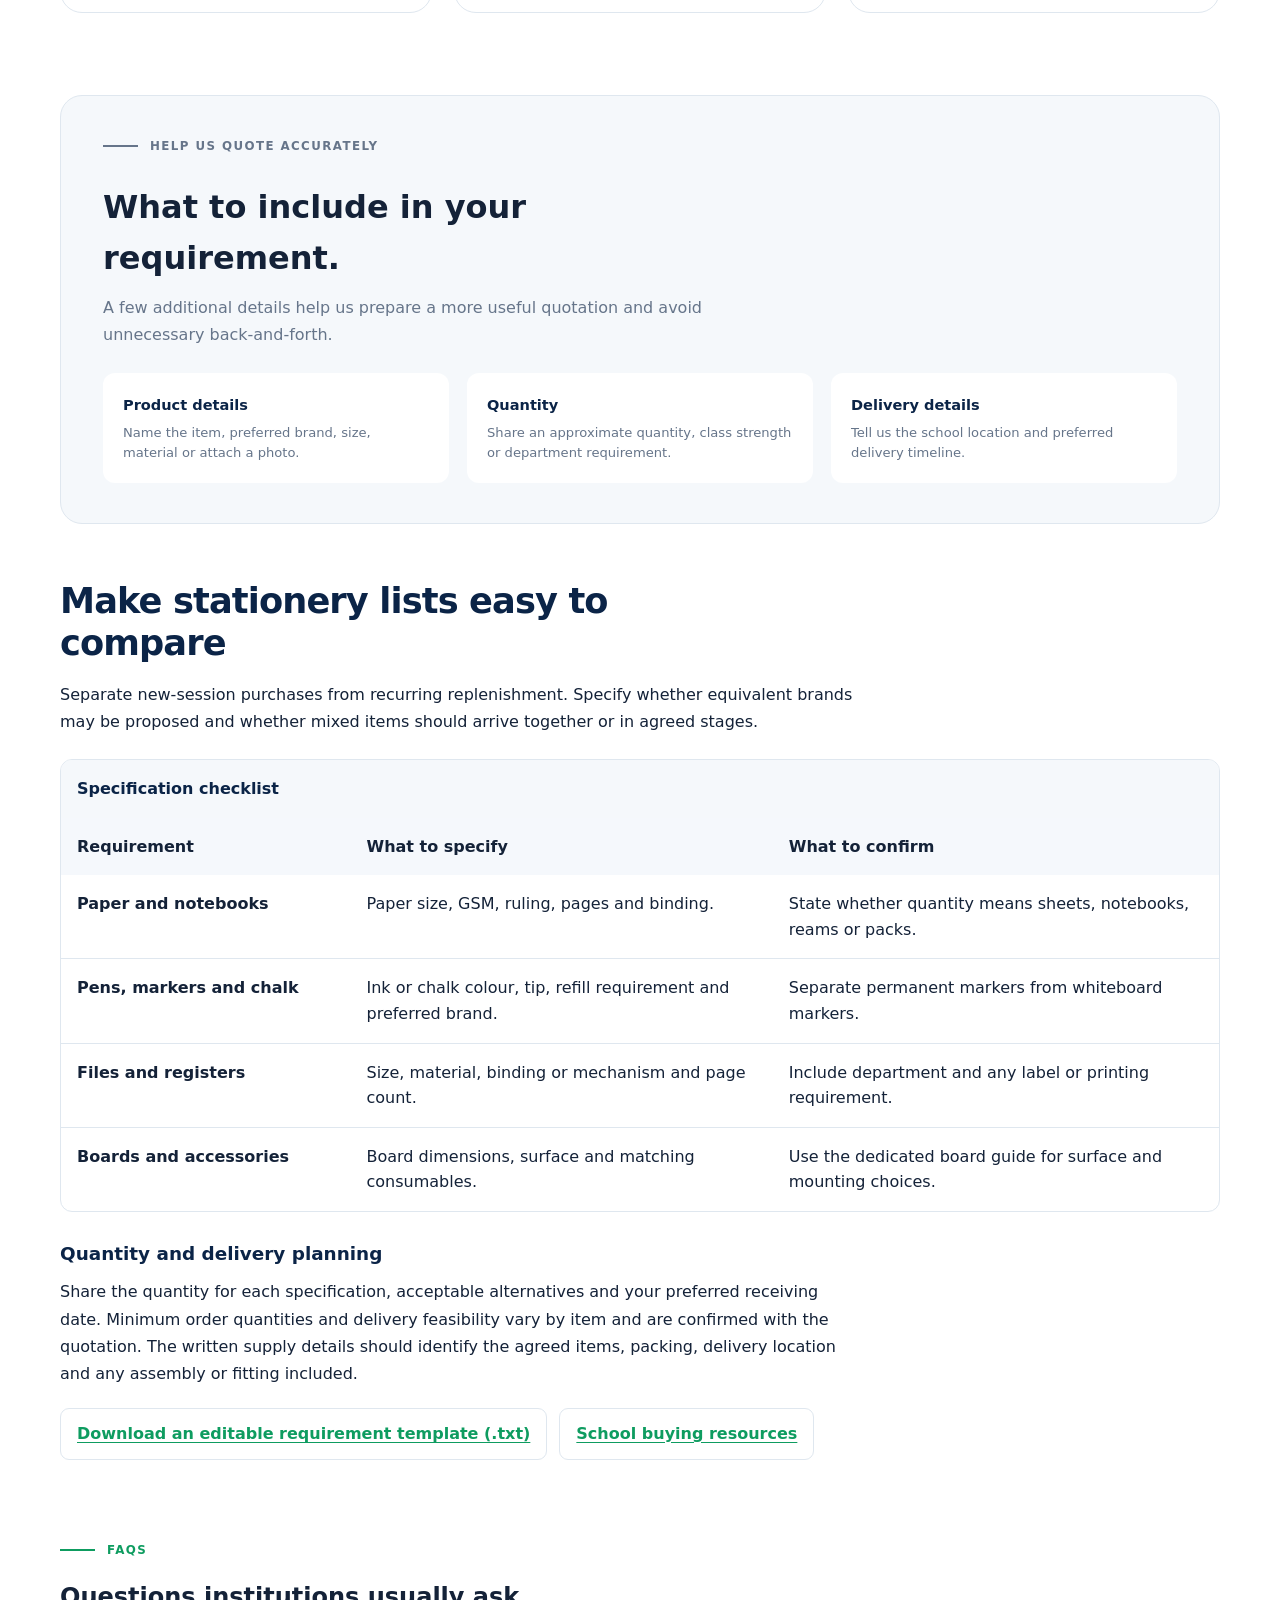
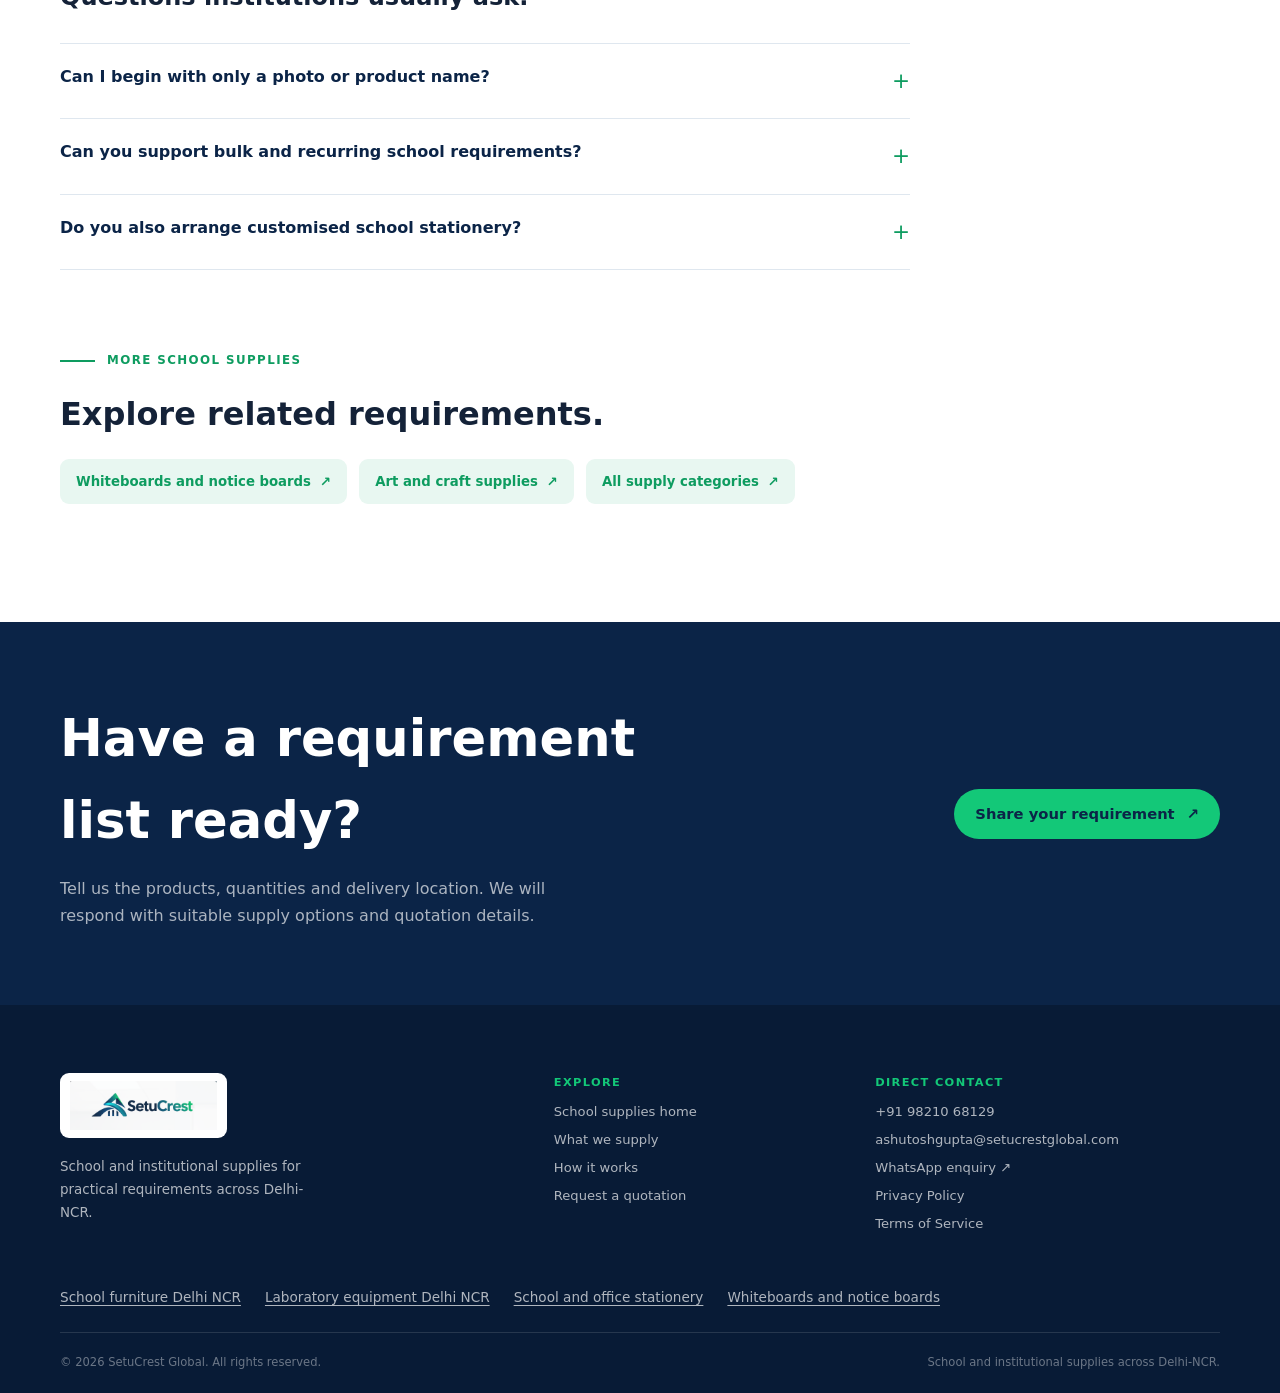
<file: school-stationery-classroom-supplies-delhi-ncr/index.html>
<!doctype html>
<html lang="en-IN">
<head>
  <!-- Google tag (gtag.js) -->
  <script async src="https://www.googletagmanager.com/gtag/js?id=G-3E05BDB3VY"></script>
  <script>
    window.dataLayer = window.dataLayer || [];
    function gtag(){dataLayer.push(arguments);}
    gtag('js', new Date());
    gtag('config', 'G-3E05BDB3VY');
  </script>
    <meta charset="utf-8">
    <meta name="viewport" content="width=device-width, initial-scale=1">
    <meta name="description" content="Stationery suppliers in Delhi NCR for school and office notebooks, registers, files, pens, paper and markers. Bulk institutional supply. Get a quotation.">
    <meta name="robots" content="index, follow">
    <meta name="theme-color" content="#0b2447">
    <link rel="canonical" href="https://school-supplies.setucrestglobal.com/school-stationery-classroom-supplies-delhi-ncr/">

    <meta property="og:type" content="website">
    <meta property="og:title" content="Stationery Suppliers in Delhi | School &amp; Office Supplies">
    <meta property="og:description" content="Stationery suppliers in Delhi NCR for school and office notebooks, registers, files, pens, paper and markers. Bulk institutional supply. Get a quotation.">
    <meta property="og:url" content="https://school-supplies.setucrestglobal.com/school-stationery-classroom-supplies-delhi-ncr/">
    <meta property="og:image" content="https://school-supplies.setucrestglobal.com/assets/school-classroom-supplies-delhi.webp">
    <meta name="twitter:card" content="summary_large_image">
    <meta name="twitter:title" content="Stationery Suppliers in Delhi | School &amp; Office Supplies">
    <meta name="twitter:description" content="Stationery suppliers in Delhi NCR for school and office notebooks, registers, files, pens, paper and markers. Bulk institutional supply. Get a quotation.">
    <meta name="twitter:image" content="https://school-supplies.setucrestglobal.com/assets/school-classroom-supplies-delhi.webp">

    <title>Stationery Suppliers in Delhi | School &amp; Office Supplies</title>
    <link rel="icon" href="/assets/setucrest-logo.webp" type="image/webp">
    <!-- BEGIN GENERATED STYLES -->
<style id="critical-css">:root { --navy: #0b2447; --navy-2: #102f59; --ink: #142238; --muted: #66758a; --line: #dfe7ef; --soft: #f5f8fb; --white: #ffffff; --green: #13c878; --green-dark: #0e9c60; --cyan: #14bad0; --shadow: 0 24px 60px rgba(11, 36, 71, .12); --radius: 22px; } * { box-sizing: border-box; } html { scroll-behavior: smooth; } body { margin: 0; color: var(--ink); background: var(--white); font-family: Inter, ui-sans-serif, system-ui, -apple-system, BlinkMacSystemFont, "Segoe UI", sans-serif; font-size: 1rem; line-height: 1.6; } button, input, select, textarea { font: inherit; } a { color: inherit; text-decoration: none; } button, a { -webkit-tap-highlight-color: transparent; } img { display: block; max-width: 100%; height: auto; } .container { width: min(1160px, calc(100% - 48px)); margin: 0 auto; } .sr-only { position: absolute; width: 1px; height: 1px; padding: 0; margin: -1px; overflow: hidden; clip: rect(0, 0, 0, 0); white-space: nowrap; border: 0; } .skip-link { position: fixed; top: 12px; left: 12px; z-index: 100; padding: 10px 14px; color: var(--white); background: var(--navy); border-radius: 8px; transform: translateY(-160%); transition: transform .2s ease; } .skip-link:focus { transform: translateY(0); } .site-header { position: sticky; top: 0; z-index: 20; background: rgba(255, 255, 255, .94); border-bottom: 1px solid rgba(223, 231, 239, .9); backdrop-filter: blur(16px); } .nav-wrap { display: flex; align-items: center; justify-content: space-between; min-height: 78px; gap: 32px; } .brand { width: 152px; flex: 0 0 auto; } .brand img { width: 100%; height: auto; } .site-nav { display: flex; align-items: center; gap: 27px; font-size: .89rem; font-weight: 600; color: #40526b; } .site-nav a:not(.nav-cta) { transition: color .2s ease; } .site-nav a:not(.nav-cta):hover, .site-nav a:not(.nav-cta):focus-visible { color: var(--navy); } .nav-cta { padding: 10px 16px; color: var(--white); background: var(--navy); border-radius: 999px; transition: background .2s ease, transform .2s ease; } .nav-cta:hover, .nav-cta:focus-visible { background: var(--navy-2); transform: translateY(-1px); } .menu-toggle { display: none; padding: 8px; background: transparent; border: 0; cursor: pointer; } .menu-toggle span:not(.sr-only) { display: block; width: 22px; height: 2px; margin: 5px 0; background: var(--navy); } .hero { position: relative; overflow: hidden; color: var(--white); background: var(--navy); isolation: isolate; } .hero::before { content: ""; position: absolute; inset: 0; z-index: -2; opacity: .32; background: radial-gradient(circle at 80% 18%, rgba(20, 186, 208, .56), transparent 29%), radial-gradient(circle at 22% 86%, rgba(19, 200, 120, .24), transparent 34%); } .hero::after { content: ""; position: absolute; inset: 0; z-index: -1; opacity: .1; background-image: linear-gradient(rgba(255,255,255,.4) 1px, transparent 1px), linear-gradient(90deg, rgba(255,255,255,.4) 1px, transparent 1px); background-size: 72px 72px; mask-image: linear-gradient(to bottom, black, transparent 86%); } .hero-orb { position: absolute; border: 1px solid rgba(255,255,255,.16); border-radius: 50%; pointer-events: none; } .hero-orb-one { width: 440px; height: 440px; right: -170px; top: -220px; } .hero-orb-two { width: 600px; height: 600px; right: -250px; top: -300px; opacity: .55; } .hero-grid { display: grid; grid-template-columns: minmax(0, 1.16fr) minmax(360px, .84fr); align-items: center; gap: 84px; min-height: 594px; padding-top: 76px; padding-bottom: 90px; } .hero-copy { max-width: 700px; } .eyebrow { display: flex; align-items: center; gap: 12px; margin: 0 0 20px; color: var(--green); font-size: .74rem; font-weight: 800; letter-spacing: .12em; line-height: 1.4; text-transform: uppercase; } .eyebrow-dark { color: var(--green-dark); } .eyebrow-line { display: inline-block; width: 35px; height: 2px; background: currentColor; } h1, h2, h3, p { margin-top: 0; } h1 { max-width: 730px; margin-bottom: 24px; font-size: clamp(2.8rem, 5.7vw, 5.3rem); letter-spacing: -.055em; line-height: 1.02; } h1 span { color: #8debd0; } .hero-lede { max-width: 635px; margin-bottom: 31px; color: rgba(255,255,255,.78); font-size: 1.1rem; line-height: 1.75; } .hero-actions { display: flex; flex-wrap: wrap; align-items: center; gap: 12px; } .button { display: inline-flex; align-items: center; justify-content: center; gap: 12px; min-height: 50px; padding: 13px 20px; border: 1px solid transparent; border-radius: 999px; font-weight: 750; font-size: .92rem; line-height: 1.2; cursor: pointer; transition: transform .2s ease, background .2s ease, border-color .2s ease; } .button:hover, .button:focus-visible { transform: translateY(-2px); } .button-primary { color: var(--navy); background: var(--green); } .button-primary:hover, .button-primary:focus-visible { background: #36dc91; } .button-secondary { color: var(--white); border-color: rgba(255,255,255,.27); background: rgba(255,255,255,.08); } .button-secondary:hover, .button-secondary:focus-visible { background: rgba(255,255,255,.16); } .hero-note { margin: 22px 0 0; color: rgba(255,255,255,.52); font-size: .84rem; } .requirement-card { position: relative; padding: 33px 31px 29px; color: var(--ink); background: rgba(255,255,255,.96); border-radius: var(--radius); box-shadow: var(--shadow); } .requirement-card::before { content: ""; position: absolute; left: 31px; top: 0; width: 78px; height: 4px; background: var(--green); border-radius: 0 0 6px 6px; } .card-topline { display: flex; align-items: center; gap: 9px; margin-bottom: 25px; color: var(--green-dark); font-size: .74rem; font-weight: 800; letter-spacing: .12em; text-transform: uppercase; } .status-dot { width: 8px; height: 8px; background: var(--green); border-radius: 50%; box-shadow: 0 0 0 5px rgba(19, 200, 120, .13); } .requirement-card h2 { max-width: 280px; margin-bottom: 11px; color: var(--navy); font-size: 1.75rem; letter-spacing: -.035em; line-height: 1.16; } .requirement-card > p { margin-bottom: 24px; color: var(--muted); font-size: .92rem; line-height: 1.7; } .mini-list { display: grid; gap: 13px; padding: 19px 0; border-top: 1px solid var(--line); border-bottom: 1px solid var(--line); } .mini-list > div { display: flex; align-items: center; gap: 13px; color: #34455d; font-size: .88rem; font-weight: 650; } .mini-icon { display: inline-grid; place-items: center; width: 27px; height: 27px; color: var(--navy); background: #e6f7f1; border-radius: 8px; font-size: .68rem; font-weight: 850; } .card-link, .text-link { display: inline-flex; align-items: center; gap: 9px; margin-top: 22px; color: var(--navy); font-weight: 800; font-size: .9rem; } .card-link:hover, .text-link:hover { color: var(--green-dark); } .hero-bottom-line { position: absolute; bottom: 0; left: 0; width: 100%; height: 6px; background: linear-gradient(90deg, var(--green) 0 28%, var(--cyan) 28% 68%, transparent 68%); } .trust-strip { background: #f0f6f8; border-bottom: 1px solid var(--line); } .trust-grid { display: grid; grid-template-columns: repeat(4, 1fr); gap: 24px; padding-top: 23px; padding-bottom: 23px; } .trust-grid > div { display: grid; gap: 2px; padding-left: 17px; border-left: 2px solid #a9e6d3; } .trust-grid strong { color: var(--navy); font-size: .88rem; } .trust-grid span { color: var(--muted); font-size: .78rem; } .detail-hero { padding: 31px 0 92px; color: var(--white); background: var(--navy); } .breadcrumbs { display: flex; flex-wrap: wrap; align-items: center; gap: 9px; margin-bottom: 53px; color: rgba(255,255,255,.56); font-size: .76rem; } .breadcrumbs a { color: rgba(255,255,255,.78); } .breadcrumbs a:hover { color: var(--green); } .detail-hero-grid { display: grid; grid-template-columns: minmax(0, 1fr) minmax(360px, .84fr); gap: 78px; align-items: center; } .detail-copy { max-width: 690px; } .detail-copy h1 { max-width: 700px; margin-bottom: 23px; color: var(--white); font-size: clamp(2.75rem, 5.3vw, 5rem); letter-spacing: -.055em; line-height: 1.02; } .detail-lede { max-width: 625px; margin-bottom: 30px; color: rgba(255,255,255,.72); font-size: 1.08rem; line-height: 1.75; } .detail-note { margin: 22px 0 0; color: rgba(255,255,255,.48); font-size: .78rem; line-height: 1.6; } .detail-image { margin: 0; overflow: hidden; background: #153b61; border: 1px solid rgba(255,255,255,.18); border-radius: var(--radius); box-shadow: 0 24px 60px rgba(0,0,0,.25); } .detail-image img { display: block; width: 100%; aspect-ratio: 4 / 3; object-fit: cover; } .detail-image figcaption { padding: 13px 16px 15px; color: rgba(255,255,255,.63); background: rgba(0,0,0,.16); font-size: .74rem; line-height: 1.5; } .guide-hero .detail-copy { max-width: 900px; } .guide-hero .detail-copy h1 { max-width: 900px; } .hero-service-area { max-width: 635px; margin: -12px 0 28px; color: rgba(255,255,255,.78); font-size: 1rem; line-height: 1.75; } .section { padding: 118px 0; } @media (max-width: 980px) { .container { width: min(100% - 38px, 720px); } .site-nav { gap: 16px; font-size: .8rem; }.nav-cta { padding: 9px 13px; } .hero-grid { grid-template-columns: 1fr; gap: 48px; padding-top: 66px; }.hero-copy { max-width: 680px; }.requirement-card { max-width: 560px; } .split-heading, .process-grid, .about-grid, .enquiry-grid, .faq-grid { gap: 55px; }.split-heading { grid-template-columns: 1fr; margin-bottom: 35px; }.category-grid { grid-template-columns: repeat(2, 1fr); }.category-card-wide { grid-column: span 2; } .about-grid { grid-template-columns: 1fr; }.about-points { max-width: 700px; }.enquiry-grid { grid-template-columns: 1fr; }.enquiry-copy > p:not(.eyebrow) { max-width: 600px; }.contact-card { max-width: 500px; } .footer-main { gap: 45px; } } @media (max-width: 700px) { .container { width: min(100% - 32px, 540px); } .nav-wrap { min-height: 68px; }.brand { width: 134px; }.menu-toggle { display: block; }.site-nav { position: absolute; top: calc(100% + 1px); right: 0; left: 0; display: none; flex-direction: column; align-items: stretch; gap: 0; padding: 9px 16px 16px; background: var(--white); border-bottom: 1px solid var(--line); box-shadow: 0 18px 30px rgba(11,36,71,.08); }.site-nav.is-open { display: flex; }.site-nav a { padding: 12px 0; }.site-nav .nav-cta { margin-top: 7px; padding: 12px 16px; text-align: center; } .hero-grid { min-height: auto; padding-top: 55px; padding-bottom: 73px; }.hero-orb-one { right: -280px; }.hero-orb-two { right: -350px; }.eyebrow { font-size: .65rem; }.eyebrow-line { width: 25px; }.hero-lede { font-size: 1rem; }.hero-actions { align-items: stretch; flex-direction: column; }.hero-actions .button { width: 100%; }.requirement-card { padding: 29px 23px 25px; }.requirement-card::before { left: 23px; } .trust-grid { grid-template-columns: 1fr 1fr; gap: 18px 15px; }.trust-grid > div { padding-left: 11px; }.trust-grid strong { font-size: .78rem; }.trust-grid span { font-size: .69rem; } .section { padding: 78px 0; }.section-heading h2, .process-intro h2, .about-panel h2, .enquiry-copy h2, .faq-grid h2 { font-size: 2.25rem; }.category-grid { grid-template-columns: 1fr; }.category-card, .category-card-wide { grid-column: auto; min-height: auto; }.category-card-wide { flex-direction: column; gap: 0; }.category-card-wide a { margin-top: auto; margin-left: 0; }.category-icon { margin-bottom: 20px; }.category-card-wide.has-image .category-image { flex: 0 0 auto; width: 100%; height: 180px; min-height: 0; }.category-card-wide-copy { padding: 24px 23px 25px; } .process-grid { grid-template-columns: 1fr; }.about-points { grid-template-columns: 1fr; gap: 25px; }.about-panel { padding: 30px 24px; }.panel-rule { margin-top: 32px; } .enquiry-section { padding: 78px 0; }.enquiry-grid { grid-template-columns: 1fr; }.enquiry-form { padding: 24px 19px; }.form-intro { display: block; }.form-intro h3 { margin-bottom: 6px; }.form-row { grid-template-columns: 1fr; gap: 0; }.contact-card { align-items: flex-start; }.contact-card a { display: block; margin: 2px 0 0; }.contact-card-combined { grid-template-columns: 49px minmax(0, 1fr); }.contact-qr { grid-column: 2; margin-top: 16px !important; }.contact-qr img { width: 150px; height: 150px; }.zoho-form-frame, .zoho-form-frame iframe { height: 1450px; } .faq-grid { grid-template-columns: 1fr; gap: 37px; }.faq-list summary { font-size: .9rem; }.faq-list details p { font-size: .82rem; } .footer-main { grid-template-columns: 1fr 1fr; gap: 35px 22px; padding-top: 50px; }.footer-main > div:first-child { grid-column: span 2; }.footer-bottom { display: block; }.footer-bottom span { display: block; margin-bottom: 7px; } } @media (max-width: 980px) { .detail-hero-grid { grid-template-columns: 1fr; gap: 42px; } .detail-copy { max-width: 700px; } .detail-image { max-width: 620px; } .detail-intro-grid { grid-template-columns: 1fr; gap: 18px; } .detail-card-grid { grid-template-columns: 1fr 1fr; } .detail-card:last-child { grid-column: span 2; } .detail-check-grid { grid-template-columns: 1fr 1fr; } .detail-cta-grid { align-items: flex-start; flex-direction: column; } } @media (max-width: 700px) { .detail-hero { padding-bottom: 67px; } .breadcrumbs { margin-bottom: 35px; font-size: .7rem; } .detail-copy h1 { font-size: clamp(2.35rem, 12vw, 3.55rem); } .detail-lede { font-size: .97rem; } .detail-card-grid, .detail-check-grid { grid-template-columns: 1fr; } .detail-card, .detail-card:last-child { grid-column: auto; min-height: 0; } .detail-check-section { margin-top: 58px; padding: 28px 21px; } .detail-faq, .detail-related { margin-top: 58px; } .detail-faq-list summary { font-size: .9rem; } .detail-cta { padding: 61px 0; } } @media(max-width:700px){.buying-cards{grid-template-columns:1fr}.buying-card{padding:1.2rem}.buying-guide{margin:2.5rem 0}.buying-table th,.buying-table td{padding:.8rem}.buying-links a{width:100%}} @media print{.buying-table-wrap{overflow:visible}.buying-links a{border:0;padding:0}.buying-card{break-inside:avoid}} @media (max-width: 980px) { .product-grid { grid-template-columns: repeat(2, minmax(0, 1fr)); } } @media (max-width: 600px) { .product-catalog { margin-top: 3rem; } .product-grid { grid-template-columns: minmax(0, 1fr); gap: 20px; } .product-body { padding: 21px; } .product-photo { aspect-ratio: 3 / 2; } } @media print { .product-card { break-inside: avoid; } .product-grid { grid-template-columns: repeat(2, minmax(0, 1fr)); } .product-action, .catalog-jump { display: none; } }</style>
<link rel="stylesheet" href="/styles.css?v=46ccc3d35614" media="print" onload="this.media='all'">
<noscript><link rel="stylesheet" href="/styles.css?v=46ccc3d35614"></noscript>
<!-- END GENERATED STYLES -->

    <script type="application/ld+json">{
  "@context": "https://schema.org",
  "@graph": [
    {
      "@type": "WebPage",
      "@id": "https://school-supplies.setucrestglobal.com/school-stationery-classroom-supplies-delhi-ncr/#webpage",
      "url": "https://school-supplies.setucrestglobal.com/school-stationery-classroom-supplies-delhi-ncr/",
      "name": "Stationery Suppliers in Delhi | School & Office Supplies",
      "description": "Stationery suppliers in Delhi NCR for school and office notebooks, registers, files, pens, paper and markers. Bulk institutional supply. Get a quotation.",
      "isPartOf": {
        "@id": "https://school-supplies.setucrestglobal.com/#website"
      },
      "breadcrumb": {
        "@id": "https://school-supplies.setucrestglobal.com/school-stationery-classroom-supplies-delhi-ncr/#breadcrumb"
      }
    },
    {
      "@type": "Service",
      "@id": "https://school-supplies.setucrestglobal.com/school-stationery-classroom-supplies-delhi-ncr/#service",
      "name": "Stationery Suppliers in Delhi NCR",
      "serviceType": "Stationery Suppliers in Delhi NCR",
      "provider": {
        "@type": "Organization",
        "name": "SetuCrest Global",
        "url": "https://school-supplies.setucrestglobal.com/"
      },
      "areaServed": {
        "@type": "AdministrativeArea",
        "name": "Delhi-NCR"
      }
    },
    {
      "@type": "BreadcrumbList",
      "@id": "https://school-supplies.setucrestglobal.com/school-stationery-classroom-supplies-delhi-ncr/#breadcrumb",
      "itemListElement": [
        {
          "@type": "ListItem",
          "position": 1,
          "name": "School Supplies",
          "item": "https://school-supplies.setucrestglobal.com/"
        },
        {
          "@type": "ListItem",
          "position": 2,
          "name": "School Stationery & Classroom Supplies in Delhi-NCR",
          "item": "https://school-supplies.setucrestglobal.com/school-stationery-classroom-supplies-delhi-ncr/"
        }
      ]
    }
  ]
}</script>
    <!-- Microsoft Clarity: SetuCrest School Supplies -->
    <script type="text/javascript">
      (function(c,l,a,r,i,t,y){
        c[a]=c[a]||function(){(c[a].q=c[a].q||[]).push(arguments)};
        t=l.createElement(r);t.async=1;t.src="https://www.clarity.ms/tag/"+i;
        y=l.getElementsByTagName(r)[0];y.parentNode.insertBefore(t,y);
      })(window, document, "clarity", "script", "ye3j85ac3u");
    </script>
  </head>
  <body>
    <a class="skip-link" href="#main-content">Skip to content</a>

    <header class="site-header">
      <div class="container nav-wrap">
        <a class="brand" href="../" aria-label="SetuCrest Global school supplies home">
          <img src="/assets/setucrest-logo.webp" alt="SetuCrest Global" width="420" height="140" decoding="async">
        </a>

        <button class="menu-toggle" type="button" aria-expanded="false" aria-controls="site-navigation">
          <span class="sr-only">Toggle navigation</span>
          <span></span><span></span><span></span>
        </button>

        <nav class="site-nav" id="site-navigation" aria-label="Primary navigation"><a href="/resources/">Buying resources</a>
          <a href="../#categories">What we supply</a>
          <a href="../#how-it-works">How it works</a>
          <a href="../#about">Why SetuCrest</a>
          <a href="../#faqs">FAQs</a>
          <a class="nav-cta" href="../#enquiry">Request a quotation</a>
        </nav>
      </div>
    </header>

    <main id="main-content">
      <section class="detail-hero">
        <div class="container">
          <nav class="breadcrumbs" aria-label="Breadcrumb">
            <a href="../">School Supplies</a><span aria-hidden="true">/</span><span aria-current="page">School Stationery &amp; Classroom Supplies in Delhi-NCR</span>
          </nav>
          <div class="detail-hero-grid">
            <div class="detail-copy">
              <p class="eyebrow"><span class="eyebrow-line"></span>Classroom supplies · Delhi-NCR</p>
              <h1>Stationery Suppliers in Delhi NCR</h1>
              <p class="detail-lede">SetuCrest supplies school and office stationery to educational institutions across Delhi NCR. Order notebooks, registers, files, folders, pens, markers and classroom supplies for your departments. We quote against your item list, pack sizes and quantities for bulk institutional supply.</p>
              <div class="hero-actions">
                <a class="button button-primary" href="../#enquiry">Request a quotation <span aria-hidden="true">↗</span></a>
                <a class="button button-secondary" href="https://wa.me/919821068129?text=Hello%20SetuCrest%2C%20I%20would%20like%20to%20discuss%20school%20supplies%20for%20my%20institution." target="_blank" rel="noopener">WhatsApp us <span aria-hidden="true">↗</span></a>
              </div>
              <p class="detail-note">Supplying schools and colleges across Delhi, Gurugram, Noida, Greater Noida, Ghaziabad and Faridabad. Specifications and delivery are confirmed in your quotation.</p>
            </div>
            <figure class="detail-image">
              <img src="/assets/school-classroom-supplies-delhi.webp" alt="Whiteboard, notice board and stationery arranged in a school classroom" width="1200" height="800" decoding="async" fetchpriority="high">
              <figcaption>Classroom essentials supplied to the requested specification and quantity.</figcaption>
            </figure>
          </div>
        </div>
      </section>

      <section class="section detail-intro">
        <div class="container detail-intro-grid">
          <div>
            <p class="eyebrow eyebrow-dark"><span class="eyebrow-line"></span>Requirement-based supply</p>
            <h2>Practical classroom essentials for schools and educational institutions.</h2>
          </div>
          <p class="detail-intro-copy">From a new-session requirement list to routine replenishment, SetuCrest helps institutions discuss suitable classroom and office supplies through one clear point of contact. Share the details you have, including preferred brands, sizes, quantities or a reference photo.</p>
        </div>
      </section>

      <section class="section detail-content">
        <div class="container">
          <p class="eyebrow eyebrow-dark"><span class="eyebrow-line"></span>Explore this category</p>
          <h2>What your institution can request.</h2>
          <div class="detail-card-grid">
            <article class="detail-card">
              <p class="detail-card-number">01</p>
              <h3>Boards and teaching essentials</h3>
              <p>Core classroom tools for teaching, display and daily communication.</p>
              <ul class="detail-list">
                <li><a href="/school-whiteboards-notice-boards-delhi-ncr/">Whiteboards and notice boards: sizes, surfaces and mounting</a></li><li>Marker pens, chalks and board accessories</li><li>Cork, pin-up and display requirements</li>
              </ul>
            </article>
            <article class="detail-card">
              <p class="detail-card-number">02</p>
              <h3>Stationery and filing supplies</h3>
              <p>Everyday writing, record-keeping and organisation supplies for students, teachers and offices.</p>
              <ul class="detail-list">
                <li>Pens, pencils, notebooks and registers</li><li>Files, folders and document storage</li><li>Paper, labels and classroom organisation items</li>
              </ul>
            </article>
            <article class="detail-card">
              <p class="detail-card-number">03</p>
              <h3>Annual and replenishment needs</h3>
              <p>Plan a complete requirement for a new session, campus expansion or regular stock replenishment.</p>
              <ul class="detail-list">
                <li>Grade- or department-wise lists</li><li>Trial, smaller, bulk or recurring quantities</li><li>Delivery coordination across Delhi-NCR</li>
              </ul>
            </article>
          </div>

          <!-- BEGIN PRODUCT CATALOG -->
    <section class="product-catalog" aria-labelledby="product-catalog-title">
      <p class="eyebrow eyebrow-dark">Products and specifications</p><h2 id="product-catalog-title">Classroom stationery and school office supplies</h2><p class="catalog-intro">Prepare a bulk school stationery list by class, department or office. Add preferred brands and pack sizes so quantities can be compared accurately.</p>
      <p class="catalog-reference">Reference photographs show product types. The supplied brand, model, specification and availability are confirmed in your quotation. <a href="/image-credits/">Photo credits</a>.</p>
      <div class="product-grid"><article class="product-card" id="product-pens">
      <div class="product-photo"><img src="/assets/products/school-pens-stationery-delhi.webp" alt="Ballpoint pen with a clear barrel" width="800" height="536" loading="lazy" decoding="async"></div>
      <div class="product-body"><p class="product-family">Writing supplies</p><h3>Ballpoint pens</h3>
      <p>Everyday writing supplies for classrooms, staff rooms and school offices.</p><p class="product-spec"><strong>What to specify</strong>Ink colour, tip size, preferred brand, pack size and quantity.</p><a class="product-action" href="https://wa.me/919821068129?text=Hello%20SetuCrest%2C%20please%20quote%20for%20Ballpoint%20pens.%20Quantity%3A%20__.%20Specification%3A%20__.%20School%20/%20organisation%3A%20__.%20Delivery%20city%20and%20country%3A%20__." target="_blank" rel="noopener" data-product="Ballpoint pens">Request this item <span aria-hidden="true">↗</span><span class="sr-only"> on WhatsApp: Ballpoint pens</span></a></div>
    </article><article class="product-card" id="product-pencils">
      <div class="product-photo"><img src="/assets/products/school-pencils-stationery-delhi.webp" alt="Set of HB graphite pencils" width="600" height="400" loading="lazy" decoding="async"></div>
      <div class="product-body"><p class="product-family">Writing supplies</p><h3>Graphite pencils</h3>
      <p>For writing, diagrams, drawing and classroom activities.</p><p class="product-spec"><strong>What to specify</strong>Pencil grade, sharpened or unsharpened supply, pack size and any eraser requirement.</p><a class="product-action" href="https://wa.me/919821068129?text=Hello%20SetuCrest%2C%20please%20quote%20for%20Graphite%20pencils.%20Quantity%3A%20__.%20Specification%3A%20__.%20School%20/%20organisation%3A%20__.%20Delivery%20city%20and%20country%3A%20__." target="_blank" rel="noopener" data-product="Graphite pencils">Request this item <span aria-hidden="true">↗</span><span class="sr-only"> on WhatsApp: Graphite pencils</span></a></div>
    </article><article class="product-card" id="product-notebooks">
      <div class="product-photo"><img src="/assets/products/school-notebooks-stationery-delhi.webp" alt="Notebooks with different coloured covers" width="800" height="600" loading="lazy" decoding="async"></div>
      <div class="product-body"><p class="product-family">Paper and records</p><h3>Notebooks and registers</h3>
      <p>For classwork, practical records, attendance and departmental records.</p><p class="product-spec"><strong>What to specify</strong>Page size, page count, ruling, paper GSM, binding and cover or printing requirement.</p><a class="product-action" href="https://wa.me/919821068129?text=Hello%20SetuCrest%2C%20please%20quote%20for%20Notebooks%20and%20registers.%20Quantity%3A%20__.%20Specification%3A%20__.%20School%20/%20organisation%3A%20__.%20Delivery%20city%20and%20country%3A%20__." target="_blank" rel="noopener" data-product="Notebooks and registers">Request this item <span aria-hidden="true">↗</span><span class="sr-only"> on WhatsApp: Notebooks and registers</span></a></div>
    </article><article class="product-card" id="product-files">
      <div class="product-photo"><img src="/assets/products/school-files-stationery-delhi.webp" alt="Yellow document folder for organising paper records" width="800" height="600" loading="lazy" decoding="async"></div>
      <div class="product-body"><p class="product-family">Paper and records</p><h3>Files and folders</h3>
      <p>For student records, office documents and department-wise filing.</p><p class="product-spec"><strong>What to specify</strong>Document size, folder type, material, closure and quantity. State whether punching or pockets are needed.</p><a class="product-action" href="https://wa.me/919821068129?text=Hello%20SetuCrest%2C%20please%20quote%20for%20Files%20and%20folders.%20Quantity%3A%20__.%20Specification%3A%20__.%20School%20/%20organisation%3A%20__.%20Delivery%20city%20and%20country%3A%20__." target="_blank" rel="noopener" data-product="Files and folders">Request this item <span aria-hidden="true">↗</span><span class="sr-only"> on WhatsApp: Files and folders</span></a></div>
    </article><article class="product-card" id="product-paper">
      <div class="product-photo"><img src="/assets/products/school-paper-stationery-delhi.webp" alt="Wrapped reams of printing paper stacked together" width="800" height="533" loading="lazy" decoding="async"></div>
      <div class="product-body"><p class="product-family">Paper and records</p><h3>Writing and printing paper</h3>
      <p>Paper supplies for worksheets, notices, office printing and student work.</p><p class="product-spec"><strong>What to specify</strong>Sheet size, GSM, colour, printer compatibility and quantity in sheets or reams.</p><a class="product-action" href="https://wa.me/919821068129?text=Hello%20SetuCrest%2C%20please%20quote%20for%20Writing%20and%20printing%20paper.%20Quantity%3A%20__.%20Specification%3A%20__.%20School%20/%20organisation%3A%20__.%20Delivery%20city%20and%20country%3A%20__." target="_blank" rel="noopener" data-product="Writing and printing paper">Request this item <span aria-hidden="true">↗</span><span class="sr-only"> on WhatsApp: Writing and printing paper</span></a></div>
    </article><article class="product-card" id="product-markers">
      <div class="product-photo"><img src="/assets/products/school-markers-stationery-delhi.webp" alt="Selection of coloured felt-tip marker pens" width="800" height="437" loading="lazy" decoding="async"></div>
      <div class="product-body"><p class="product-family">Writing supplies</p><h3>Colouring and felt-tip pens</h3>
      <p>For classroom diagrams, art activities and colour-coded work.</p><p class="product-spec"><strong>What to specify</strong>Colour selection, tip type, washable or permanent ink and pack quantity. Request whiteboard markers separately.</p><a class="product-action" href="https://wa.me/919821068129?text=Hello%20SetuCrest%2C%20please%20quote%20for%20Colouring%20and%20felt-tip%20pens.%20Quantity%3A%20__.%20Specification%3A%20__.%20School%20/%20organisation%3A%20__.%20Delivery%20city%20and%20country%3A%20__." target="_blank" rel="noopener" data-product="Colouring and felt-tip pens">Request this item <span aria-hidden="true">↗</span><span class="sr-only"> on WhatsApp: Colouring and felt-tip pens</span></a></div>
    </article></div>
    </section>
    <!-- END PRODUCT CATALOG -->
<div class="detail-check-section">
            <p class="eyebrow eyebrow-dark"><span class="eyebrow-line"></span>Help us quote accurately</p>
            <h2>What to include in your requirement.</h2>
            <p>A few additional details help us prepare a more useful quotation and avoid unnecessary back-and-forth.</p>
            <div class="detail-check-grid">
              <div class="detail-check"><strong>Product details</strong><span>Name the item, preferred brand, size, material or attach a photo.</span></div>
              <div class="detail-check"><strong>Quantity</strong><span>Share an approximate quantity, class strength or department requirement.</span></div>
              <div class="detail-check"><strong>Delivery details</strong><span>Tell us the school location and preferred delivery timeline.</span></div>
            </div>
          </div>

          <section class="buying-guide" aria-labelledby="specification-guide"><h2 id="specification-guide">Make stationery lists easy to compare</h2><p>Separate new-session purchases from recurring replenishment. Specify whether equivalent brands may be proposed and whether mixed items should arrive together or in agreed stages.</p><div class="buying-table-wrap" role="region" aria-label="Specification checklist" tabindex="0"><table class="buying-table"><caption>Specification checklist</caption><thead><tr><th scope="col">Requirement</th><th scope="col">What to specify</th><th scope="col">What to confirm</th></tr></thead><tbody><tr><th scope="row">Paper and notebooks</th><td>Paper size, GSM, ruling, pages and binding.</td><td>State whether quantity means sheets, notebooks, reams or packs.</td></tr><tr><th scope="row">Pens, markers and chalk</th><td>Ink or chalk colour, tip, refill requirement and preferred brand.</td><td>Separate permanent markers from whiteboard markers.</td></tr><tr><th scope="row">Files and registers</th><td>Size, material, binding or mechanism and page count.</td><td>Include department and any label or printing requirement.</td></tr><tr><th scope="row">Boards and accessories</th><td>Board dimensions, surface and matching consumables.</td><td>Use the dedicated board guide for surface and mounting choices.</td></tr></tbody></table></div><h3>Quantity and delivery planning</h3><p>Share the quantity for each specification, acceptable alternatives and your preferred receiving date. Minimum order quantities and delivery feasibility vary by item and are confirmed with the quotation. The written supply details should identify the agreed items, packing, delivery location and any assembly or fitting included.</p><div class="buying-links"><a href="/downloads/school-requirement-template.txt" download>Download an editable requirement template (.txt)</a><a href="/resources/">School buying resources</a></div></section>
<div class="detail-faq">
            <p class="eyebrow eyebrow-dark"><span class="eyebrow-line"></span>FAQs</p>
            <h2>Questions institutions usually ask.</h2>
            <div class="detail-faq-list">
            <details><summary>Can I begin with only a photo or product name?</summary><p>Yes. A photo, existing purchase list or product name is a useful starting point. Add the quantity and school location when available.</p></details>
            <details><summary>Can you support bulk and recurring school requirements?</summary><p>We discuss smaller, bulk, annual and recurring requirements depending on the item, specification and supply capability.</p></details>
            <details><summary>Do you also arrange customised school stationery?</summary><p>You can share your artwork, dimensions, material or branding requirement. We will review the appropriate supply route and quotation details.</p></details>
            </div>
          </div>

          <div class="detail-related">
            <p class="eyebrow eyebrow-dark"><span class="eyebrow-line"></span>More school supplies</p>
            <h2>Explore related requirements.</h2>
            <div class="related-links"><a href="../school-whiteboards-notice-boards-delhi-ncr/">Whiteboards and notice boards <span aria-hidden="true">↗</span></a><a href="../school-art-craft-supplies-delhi-ncr/">Art and craft supplies <span aria-hidden="true">↗</span></a><a href="../#categories">All supply categories <span aria-hidden="true">↗</span></a>
            </div>
          </div>
        </div>
      </section>

      <section class="detail-cta">
        <div class="container detail-cta-grid">
          <div>
            <h2>Have a requirement list ready?</h2>
            <p>Tell us the products, quantities and delivery location. We will respond with suitable supply options and quotation details.</p>
          </div>
          <a class="button button-primary" href="../#enquiry">Share your requirement <span aria-hidden="true">↗</span></a>
        </div>
      </section>
    </main>

    <footer class="site-footer">
      <div class="container footer-main">
        <div>
          <a class="footer-brand" href="../"><img src="/assets/setucrest-logo.webp" alt="SetuCrest Global" width="420" height="140" decoding="async"></a>
          <p>School and institutional supplies for practical requirements across Delhi-NCR.</p>
        </div>
        <div>
          <p class="footer-label">Explore</p>
          <div class="footer-links">
            <a href="../">School supplies home</a>
            <a href="../#categories">What we supply</a>
            <a href="../#how-it-works">How it works</a>
            <a href="../#enquiry">Request a quotation</a>
          </div>
        </div>
        <div>
          <p class="footer-label">Direct contact</p>
          <div class="footer-links">
            <a href="tel:+919821068129">+91 98210 68129</a>
            <a href="mailto:ashutoshgupta@setucrestglobal.com">ashutoshgupta@setucrestglobal.com</a>
            <a href="https://wa.me/919821068129?text=Hello%20SetuCrest%2C%20I%20would%20like%20to%20discuss%20school%20supplies%20for%20my%20institution." target="_blank" rel="noopener">WhatsApp enquiry ↗</a>
            <a href="https://setucrestglobal.com/privacy/">Privacy Policy</a>
            <a href="https://setucrestglobal.com/terms/">Terms of Service</a>
          </div>
        </div>
      </div>
      <div class="container"><nav class="footer-supply-links" aria-label="School supply categories"><a href="/school-furniture-delhi-ncr/">School furniture Delhi NCR</a><a href="/school-laboratory-equipment-delhi-ncr/">Laboratory equipment Delhi NCR</a><a href="/school-stationery-classroom-supplies-delhi-ncr/">School and office stationery</a><a href="/school-whiteboards-notice-boards-delhi-ncr/">Whiteboards and notice boards</a></nav></div><div class="container footer-bottom">
        <span>© <span id="current-year">2026</span> SetuCrest Global. All rights reserved.</span>
        <span>School and institutional supplies across Delhi-NCR.</span>
      </div>
    </footer>

    <script src="../script.js" defer></script>
  </body>
</html>
</file>
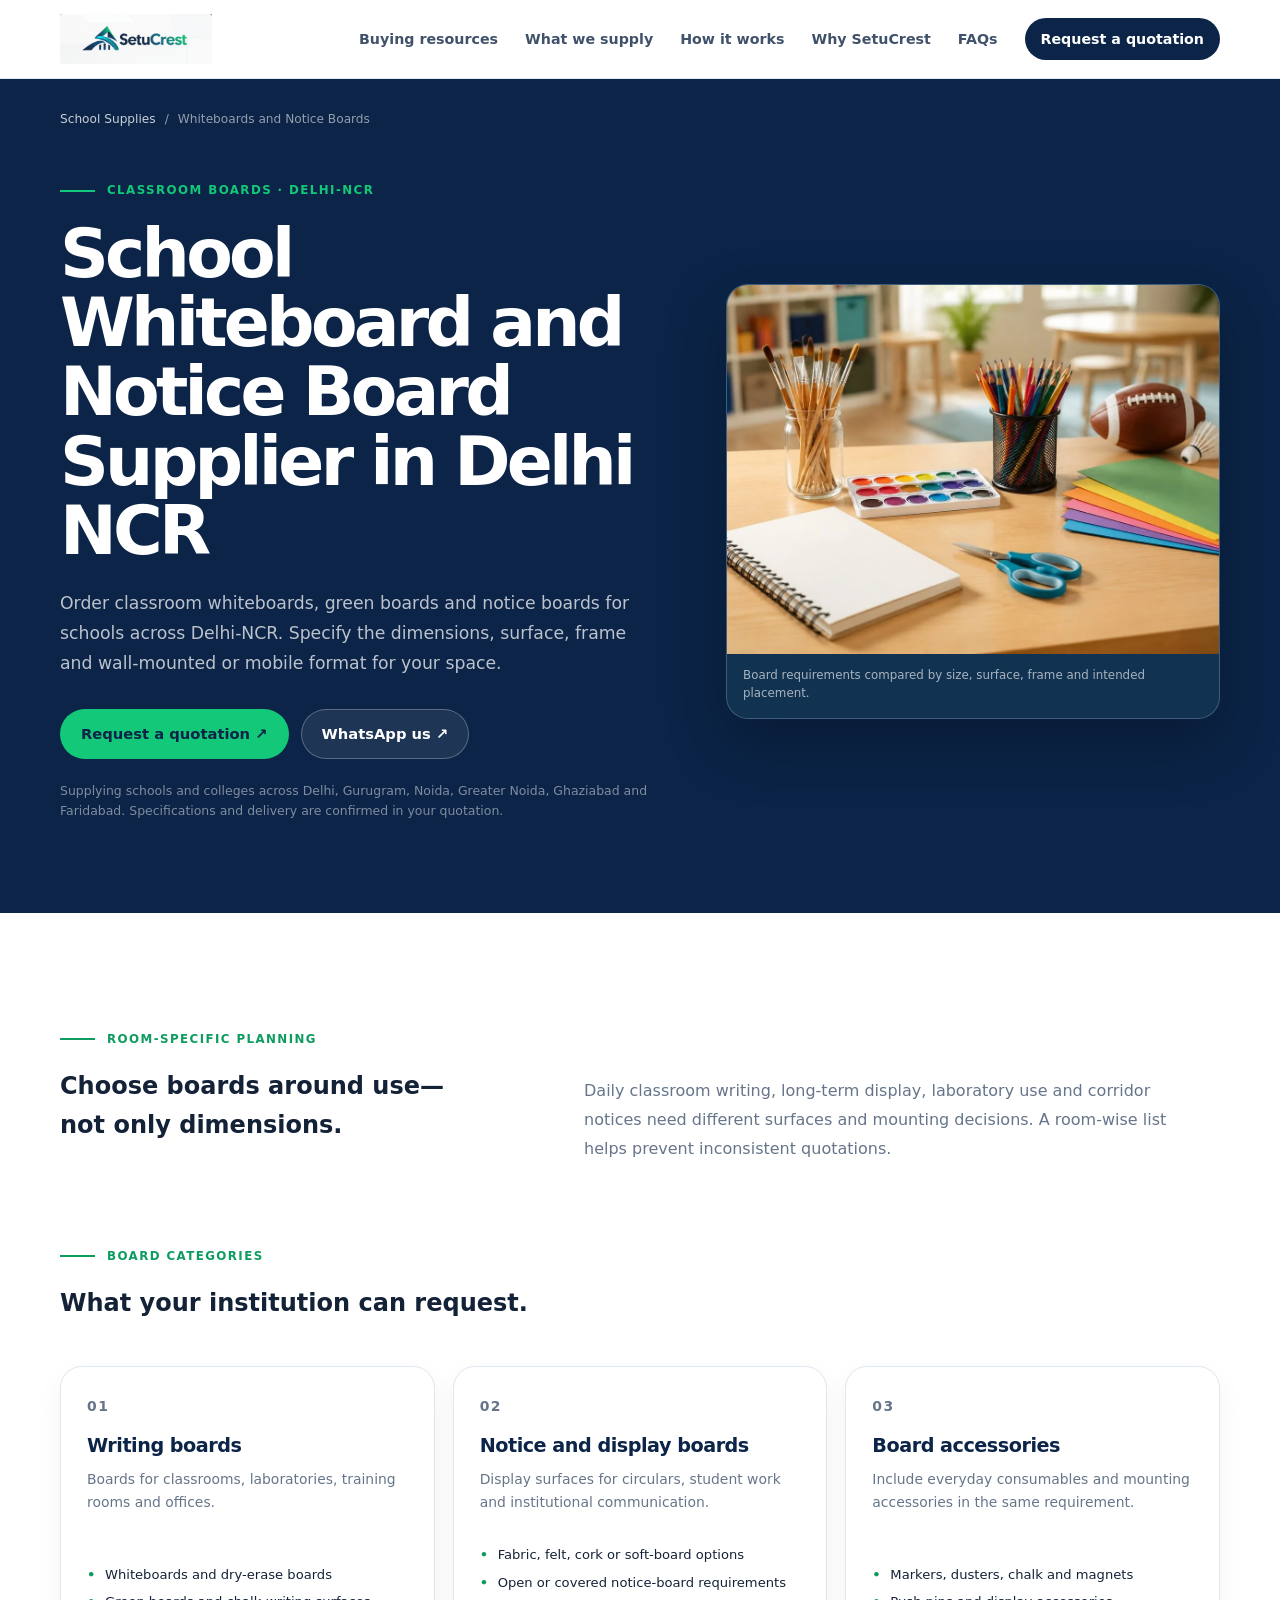
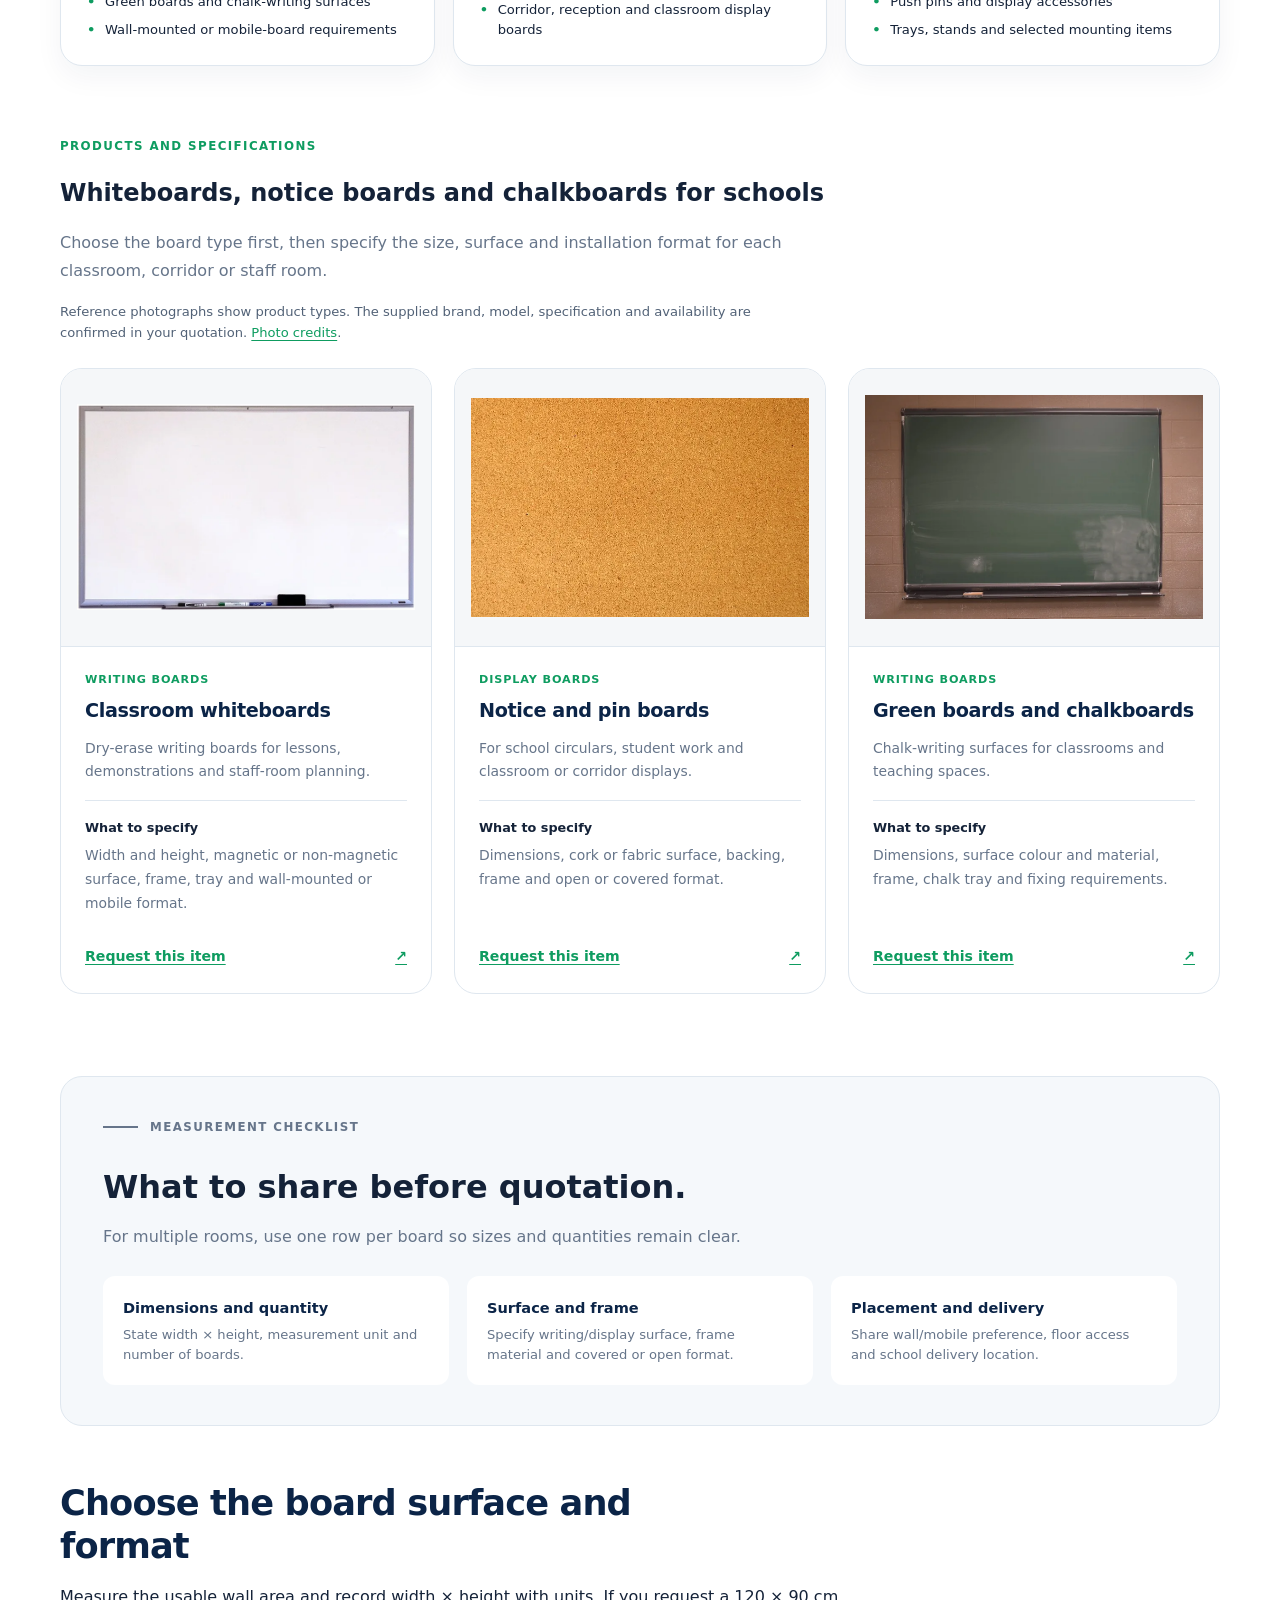
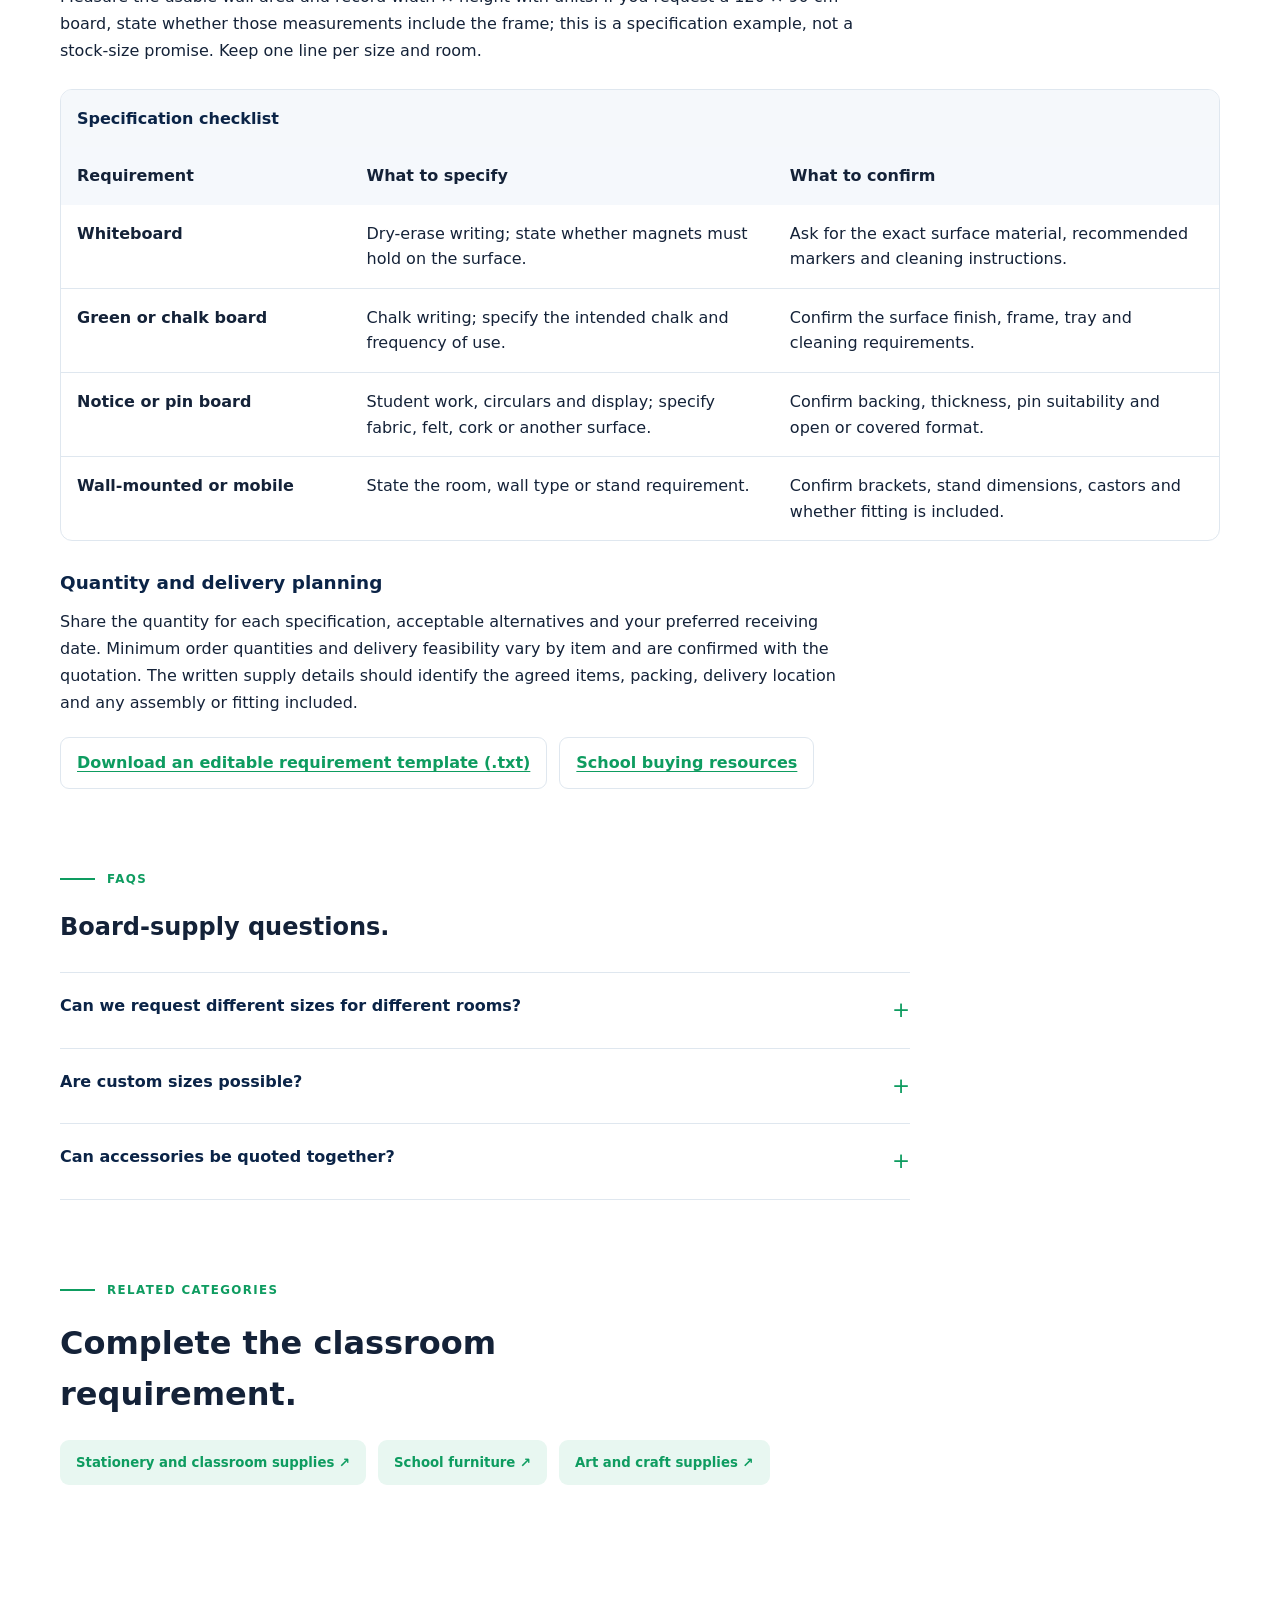
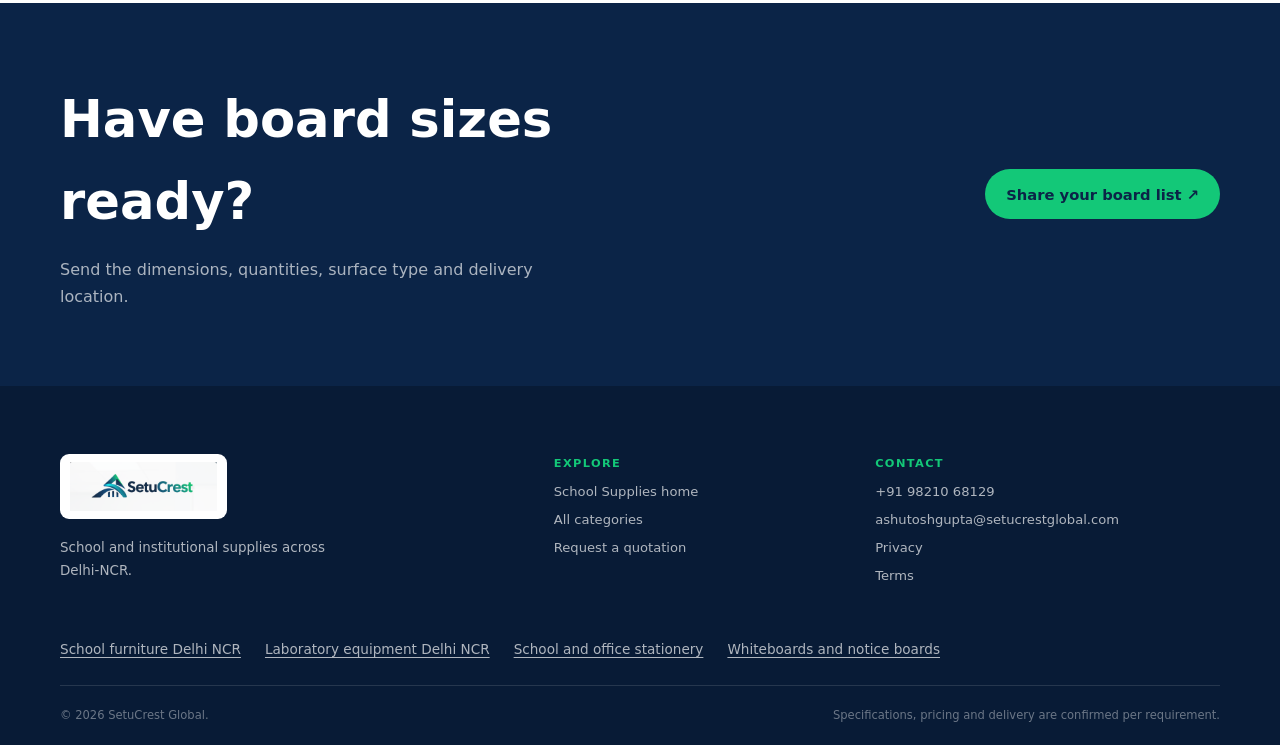
<file: school-whiteboards-notice-boards-delhi-ncr/index.html>
<!doctype html>
<html lang="en-IN">
<head>
  <script async src="https://www.googletagmanager.com/gtag/js?id=G-3E05BDB3VY"></script><script>window.dataLayer=window.dataLayer||[];function gtag(){dataLayer.push(arguments)}gtag('js',new Date());gtag('config','G-3E05BDB3VY');</script>
  <meta charset="utf-8"><meta name="viewport" content="width=device-width,initial-scale=1"><title>School Whiteboard &amp; Notice Board Supplier in Delhi NCR</title><meta name="description" content="School whiteboards and notice boards in Delhi NCR, with chalkboards and mounting accessories. Share sizes and quantities for your campus. Get a quotation."><meta name="robots" content="index,follow,max-image-preview:large"><link rel="canonical" href="https://school-supplies.setucrestglobal.com/school-whiteboards-notice-boards-delhi-ncr/"><meta property="og:type" content="website"><meta property="og:title" content="School Whiteboard &amp; Notice Board Supplier in Delhi NCR"><meta property="og:url" content="https://school-supplies.setucrestglobal.com/school-whiteboards-notice-boards-delhi-ncr/"><meta property="og:image" content="https://school-supplies.setucrestglobal.com/assets/school-classroom-supplies-delhi.webp">
  <link rel="icon" href="/assets/setucrest-logo.webp"><!-- BEGIN GENERATED STYLES -->
<style id="critical-css">:root { --navy: #0b2447; --navy-2: #102f59; --ink: #142238; --muted: #66758a; --line: #dfe7ef; --soft: #f5f8fb; --white: #ffffff; --green: #13c878; --green-dark: #0e9c60; --cyan: #14bad0; --shadow: 0 24px 60px rgba(11, 36, 71, .12); --radius: 22px; } * { box-sizing: border-box; } html { scroll-behavior: smooth; } body { margin: 0; color: var(--ink); background: var(--white); font-family: Inter, ui-sans-serif, system-ui, -apple-system, BlinkMacSystemFont, "Segoe UI", sans-serif; font-size: 1rem; line-height: 1.6; } button, input, select, textarea { font: inherit; } a { color: inherit; text-decoration: none; } button, a { -webkit-tap-highlight-color: transparent; } img { display: block; max-width: 100%; height: auto; } .container { width: min(1160px, calc(100% - 48px)); margin: 0 auto; } .sr-only { position: absolute; width: 1px; height: 1px; padding: 0; margin: -1px; overflow: hidden; clip: rect(0, 0, 0, 0); white-space: nowrap; border: 0; } .skip-link { position: fixed; top: 12px; left: 12px; z-index: 100; padding: 10px 14px; color: var(--white); background: var(--navy); border-radius: 8px; transform: translateY(-160%); transition: transform .2s ease; } .skip-link:focus { transform: translateY(0); } .site-header { position: sticky; top: 0; z-index: 20; background: rgba(255, 255, 255, .94); border-bottom: 1px solid rgba(223, 231, 239, .9); backdrop-filter: blur(16px); } .nav-wrap { display: flex; align-items: center; justify-content: space-between; min-height: 78px; gap: 32px; } .brand { width: 152px; flex: 0 0 auto; } .brand img { width: 100%; height: auto; } .site-nav { display: flex; align-items: center; gap: 27px; font-size: .89rem; font-weight: 600; color: #40526b; } .site-nav a:not(.nav-cta) { transition: color .2s ease; } .site-nav a:not(.nav-cta):hover, .site-nav a:not(.nav-cta):focus-visible { color: var(--navy); } .nav-cta { padding: 10px 16px; color: var(--white); background: var(--navy); border-radius: 999px; transition: background .2s ease, transform .2s ease; } .nav-cta:hover, .nav-cta:focus-visible { background: var(--navy-2); transform: translateY(-1px); } .menu-toggle { display: none; padding: 8px; background: transparent; border: 0; cursor: pointer; } .menu-toggle span:not(.sr-only) { display: block; width: 22px; height: 2px; margin: 5px 0; background: var(--navy); } .hero { position: relative; overflow: hidden; color: var(--white); background: var(--navy); isolation: isolate; } .hero::before { content: ""; position: absolute; inset: 0; z-index: -2; opacity: .32; background: radial-gradient(circle at 80% 18%, rgba(20, 186, 208, .56), transparent 29%), radial-gradient(circle at 22% 86%, rgba(19, 200, 120, .24), transparent 34%); } .hero::after { content: ""; position: absolute; inset: 0; z-index: -1; opacity: .1; background-image: linear-gradient(rgba(255,255,255,.4) 1px, transparent 1px), linear-gradient(90deg, rgba(255,255,255,.4) 1px, transparent 1px); background-size: 72px 72px; mask-image: linear-gradient(to bottom, black, transparent 86%); } .hero-orb { position: absolute; border: 1px solid rgba(255,255,255,.16); border-radius: 50%; pointer-events: none; } .hero-orb-one { width: 440px; height: 440px; right: -170px; top: -220px; } .hero-orb-two { width: 600px; height: 600px; right: -250px; top: -300px; opacity: .55; } .hero-grid { display: grid; grid-template-columns: minmax(0, 1.16fr) minmax(360px, .84fr); align-items: center; gap: 84px; min-height: 594px; padding-top: 76px; padding-bottom: 90px; } .hero-copy { max-width: 700px; } .eyebrow { display: flex; align-items: center; gap: 12px; margin: 0 0 20px; color: var(--green); font-size: .74rem; font-weight: 800; letter-spacing: .12em; line-height: 1.4; text-transform: uppercase; } .eyebrow-dark { color: var(--green-dark); } .eyebrow-line { display: inline-block; width: 35px; height: 2px; background: currentColor; } h1, h2, h3, p { margin-top: 0; } h1 { max-width: 730px; margin-bottom: 24px; font-size: clamp(2.8rem, 5.7vw, 5.3rem); letter-spacing: -.055em; line-height: 1.02; } h1 span { color: #8debd0; } .hero-lede { max-width: 635px; margin-bottom: 31px; color: rgba(255,255,255,.78); font-size: 1.1rem; line-height: 1.75; } .hero-actions { display: flex; flex-wrap: wrap; align-items: center; gap: 12px; } .button { display: inline-flex; align-items: center; justify-content: center; gap: 12px; min-height: 50px; padding: 13px 20px; border: 1px solid transparent; border-radius: 999px; font-weight: 750; font-size: .92rem; line-height: 1.2; cursor: pointer; transition: transform .2s ease, background .2s ease, border-color .2s ease; } .button:hover, .button:focus-visible { transform: translateY(-2px); } .button-primary { color: var(--navy); background: var(--green); } .button-primary:hover, .button-primary:focus-visible { background: #36dc91; } .button-secondary { color: var(--white); border-color: rgba(255,255,255,.27); background: rgba(255,255,255,.08); } .button-secondary:hover, .button-secondary:focus-visible { background: rgba(255,255,255,.16); } .hero-note { margin: 22px 0 0; color: rgba(255,255,255,.52); font-size: .84rem; } .requirement-card { position: relative; padding: 33px 31px 29px; color: var(--ink); background: rgba(255,255,255,.96); border-radius: var(--radius); box-shadow: var(--shadow); } .requirement-card::before { content: ""; position: absolute; left: 31px; top: 0; width: 78px; height: 4px; background: var(--green); border-radius: 0 0 6px 6px; } .card-topline { display: flex; align-items: center; gap: 9px; margin-bottom: 25px; color: var(--green-dark); font-size: .74rem; font-weight: 800; letter-spacing: .12em; text-transform: uppercase; } .status-dot { width: 8px; height: 8px; background: var(--green); border-radius: 50%; box-shadow: 0 0 0 5px rgba(19, 200, 120, .13); } .requirement-card h2 { max-width: 280px; margin-bottom: 11px; color: var(--navy); font-size: 1.75rem; letter-spacing: -.035em; line-height: 1.16; } .requirement-card > p { margin-bottom: 24px; color: var(--muted); font-size: .92rem; line-height: 1.7; } .mini-list { display: grid; gap: 13px; padding: 19px 0; border-top: 1px solid var(--line); border-bottom: 1px solid var(--line); } .mini-list > div { display: flex; align-items: center; gap: 13px; color: #34455d; font-size: .88rem; font-weight: 650; } .mini-icon { display: inline-grid; place-items: center; width: 27px; height: 27px; color: var(--navy); background: #e6f7f1; border-radius: 8px; font-size: .68rem; font-weight: 850; } .card-link, .text-link { display: inline-flex; align-items: center; gap: 9px; margin-top: 22px; color: var(--navy); font-weight: 800; font-size: .9rem; } .card-link:hover, .text-link:hover { color: var(--green-dark); } .hero-bottom-line { position: absolute; bottom: 0; left: 0; width: 100%; height: 6px; background: linear-gradient(90deg, var(--green) 0 28%, var(--cyan) 28% 68%, transparent 68%); } .trust-strip { background: #f0f6f8; border-bottom: 1px solid var(--line); } .trust-grid { display: grid; grid-template-columns: repeat(4, 1fr); gap: 24px; padding-top: 23px; padding-bottom: 23px; } .trust-grid > div { display: grid; gap: 2px; padding-left: 17px; border-left: 2px solid #a9e6d3; } .trust-grid strong { color: var(--navy); font-size: .88rem; } .trust-grid span { color: var(--muted); font-size: .78rem; } .detail-hero { padding: 31px 0 92px; color: var(--white); background: var(--navy); } .breadcrumbs { display: flex; flex-wrap: wrap; align-items: center; gap: 9px; margin-bottom: 53px; color: rgba(255,255,255,.56); font-size: .76rem; } .breadcrumbs a { color: rgba(255,255,255,.78); } .breadcrumbs a:hover { color: var(--green); } .detail-hero-grid { display: grid; grid-template-columns: minmax(0, 1fr) minmax(360px, .84fr); gap: 78px; align-items: center; } .detail-copy { max-width: 690px; } .detail-copy h1 { max-width: 700px; margin-bottom: 23px; color: var(--white); font-size: clamp(2.75rem, 5.3vw, 5rem); letter-spacing: -.055em; line-height: 1.02; } .detail-lede { max-width: 625px; margin-bottom: 30px; color: rgba(255,255,255,.72); font-size: 1.08rem; line-height: 1.75; } .detail-note { margin: 22px 0 0; color: rgba(255,255,255,.48); font-size: .78rem; line-height: 1.6; } .detail-image { margin: 0; overflow: hidden; background: #153b61; border: 1px solid rgba(255,255,255,.18); border-radius: var(--radius); box-shadow: 0 24px 60px rgba(0,0,0,.25); } .detail-image img { display: block; width: 100%; aspect-ratio: 4 / 3; object-fit: cover; } .detail-image figcaption { padding: 13px 16px 15px; color: rgba(255,255,255,.63); background: rgba(0,0,0,.16); font-size: .74rem; line-height: 1.5; } .guide-hero .detail-copy { max-width: 900px; } .guide-hero .detail-copy h1 { max-width: 900px; } .hero-service-area { max-width: 635px; margin: -12px 0 28px; color: rgba(255,255,255,.78); font-size: 1rem; line-height: 1.75; } .section { padding: 118px 0; } @media (max-width: 980px) { .container { width: min(100% - 38px, 720px); } .site-nav { gap: 16px; font-size: .8rem; }.nav-cta { padding: 9px 13px; } .hero-grid { grid-template-columns: 1fr; gap: 48px; padding-top: 66px; }.hero-copy { max-width: 680px; }.requirement-card { max-width: 560px; } .split-heading, .process-grid, .about-grid, .enquiry-grid, .faq-grid { gap: 55px; }.split-heading { grid-template-columns: 1fr; margin-bottom: 35px; }.category-grid { grid-template-columns: repeat(2, 1fr); }.category-card-wide { grid-column: span 2; } .about-grid { grid-template-columns: 1fr; }.about-points { max-width: 700px; }.enquiry-grid { grid-template-columns: 1fr; }.enquiry-copy > p:not(.eyebrow) { max-width: 600px; }.contact-card { max-width: 500px; } .footer-main { gap: 45px; } } @media (max-width: 700px) { .container { width: min(100% - 32px, 540px); } .nav-wrap { min-height: 68px; }.brand { width: 134px; }.menu-toggle { display: block; }.site-nav { position: absolute; top: calc(100% + 1px); right: 0; left: 0; display: none; flex-direction: column; align-items: stretch; gap: 0; padding: 9px 16px 16px; background: var(--white); border-bottom: 1px solid var(--line); box-shadow: 0 18px 30px rgba(11,36,71,.08); }.site-nav.is-open { display: flex; }.site-nav a { padding: 12px 0; }.site-nav .nav-cta { margin-top: 7px; padding: 12px 16px; text-align: center; } .hero-grid { min-height: auto; padding-top: 55px; padding-bottom: 73px; }.hero-orb-one { right: -280px; }.hero-orb-two { right: -350px; }.eyebrow { font-size: .65rem; }.eyebrow-line { width: 25px; }.hero-lede { font-size: 1rem; }.hero-actions { align-items: stretch; flex-direction: column; }.hero-actions .button { width: 100%; }.requirement-card { padding: 29px 23px 25px; }.requirement-card::before { left: 23px; } .trust-grid { grid-template-columns: 1fr 1fr; gap: 18px 15px; }.trust-grid > div { padding-left: 11px; }.trust-grid strong { font-size: .78rem; }.trust-grid span { font-size: .69rem; } .section { padding: 78px 0; }.section-heading h2, .process-intro h2, .about-panel h2, .enquiry-copy h2, .faq-grid h2 { font-size: 2.25rem; }.category-grid { grid-template-columns: 1fr; }.category-card, .category-card-wide { grid-column: auto; min-height: auto; }.category-card-wide { flex-direction: column; gap: 0; }.category-card-wide a { margin-top: auto; margin-left: 0; }.category-icon { margin-bottom: 20px; }.category-card-wide.has-image .category-image { flex: 0 0 auto; width: 100%; height: 180px; min-height: 0; }.category-card-wide-copy { padding: 24px 23px 25px; } .process-grid { grid-template-columns: 1fr; }.about-points { grid-template-columns: 1fr; gap: 25px; }.about-panel { padding: 30px 24px; }.panel-rule { margin-top: 32px; } .enquiry-section { padding: 78px 0; }.enquiry-grid { grid-template-columns: 1fr; }.enquiry-form { padding: 24px 19px; }.form-intro { display: block; }.form-intro h3 { margin-bottom: 6px; }.form-row { grid-template-columns: 1fr; gap: 0; }.contact-card { align-items: flex-start; }.contact-card a { display: block; margin: 2px 0 0; }.contact-card-combined { grid-template-columns: 49px minmax(0, 1fr); }.contact-qr { grid-column: 2; margin-top: 16px !important; }.contact-qr img { width: 150px; height: 150px; }.zoho-form-frame, .zoho-form-frame iframe { height: 1450px; } .faq-grid { grid-template-columns: 1fr; gap: 37px; }.faq-list summary { font-size: .9rem; }.faq-list details p { font-size: .82rem; } .footer-main { grid-template-columns: 1fr 1fr; gap: 35px 22px; padding-top: 50px; }.footer-main > div:first-child { grid-column: span 2; }.footer-bottom { display: block; }.footer-bottom span { display: block; margin-bottom: 7px; } } @media (max-width: 980px) { .detail-hero-grid { grid-template-columns: 1fr; gap: 42px; } .detail-copy { max-width: 700px; } .detail-image { max-width: 620px; } .detail-intro-grid { grid-template-columns: 1fr; gap: 18px; } .detail-card-grid { grid-template-columns: 1fr 1fr; } .detail-card:last-child { grid-column: span 2; } .detail-check-grid { grid-template-columns: 1fr 1fr; } .detail-cta-grid { align-items: flex-start; flex-direction: column; } } @media (max-width: 700px) { .detail-hero { padding-bottom: 67px; } .breadcrumbs { margin-bottom: 35px; font-size: .7rem; } .detail-copy h1 { font-size: clamp(2.35rem, 12vw, 3.55rem); } .detail-lede { font-size: .97rem; } .detail-card-grid, .detail-check-grid { grid-template-columns: 1fr; } .detail-card, .detail-card:last-child { grid-column: auto; min-height: 0; } .detail-check-section { margin-top: 58px; padding: 28px 21px; } .detail-faq, .detail-related { margin-top: 58px; } .detail-faq-list summary { font-size: .9rem; } .detail-cta { padding: 61px 0; } } @media(max-width:700px){.buying-cards{grid-template-columns:1fr}.buying-card{padding:1.2rem}.buying-guide{margin:2.5rem 0}.buying-table th,.buying-table td{padding:.8rem}.buying-links a{width:100%}} @media print{.buying-table-wrap{overflow:visible}.buying-links a{border:0;padding:0}.buying-card{break-inside:avoid}} @media (max-width: 980px) { .product-grid { grid-template-columns: repeat(2, minmax(0, 1fr)); } } @media (max-width: 600px) { .product-catalog { margin-top: 3rem; } .product-grid { grid-template-columns: minmax(0, 1fr); gap: 20px; } .product-body { padding: 21px; } .product-photo { aspect-ratio: 3 / 2; } } @media print { .product-card { break-inside: avoid; } .product-grid { grid-template-columns: repeat(2, minmax(0, 1fr)); } .product-action, .catalog-jump { display: none; } }</style>
<link rel="stylesheet" href="/styles.css?v=46ccc3d35614" media="print" onload="this.media='all'">
<noscript><link rel="stylesheet" href="/styles.css?v=46ccc3d35614"></noscript>
<!-- END GENERATED STYLES -->
  <script type="application/ld+json">{
  "@context": "https://schema.org",
  "@graph": [
    {
      "@type": "Service",
      "name": "School Whiteboard and Notice Board Supplier in Delhi NCR",
      "url": "https://school-supplies.setucrestglobal.com/school-whiteboards-notice-boards-delhi-ncr/",
      "provider": {
        "@type": "Organization",
        "name": "SetuCrest School Supplies"
      },
      "areaServed": [
        "Delhi",
        "Gurugram",
        "Noida",
        "Greater Noida",
        "Ghaziabad",
        "Faridabad"
      ],
      "serviceType": "School Whiteboard and Notice Board Supplier in Delhi NCR"
    },
    {
      "@type": "FAQPage",
      "mainEntity": [
        {
          "@type": "Question",
          "name": "Which board details should a school provide?",
          "acceptedAnswer": {
            "@type": "Answer",
            "text": "Share board type, dimensions, quantity, surface, frame preference, mounting location and delivery site."
          }
        },
        {
          "@type": "Question",
          "name": "Can custom board sizes be requested?",
          "acceptedAnswer": {
            "@type": "Answer",
            "text": "Custom dimensions can be reviewed subject to material and supplier capability."
          }
        },
        {
          "@type": "Question",
          "name": "Can markers and accessories be included?",
          "acceptedAnswer": {
            "@type": "Answer",
            "text": "Yes. Schools can include markers, dusters, magnets, pins and related classroom accessories."
          }
        }
      ]
    }
  ]
}</script><script>(function(c,l,a,r,i,t,y){c[a]=c[a]||function(){(c[a].q=c[a].q||[]).push(arguments)};t=l.createElement(r);t.async=1;t.src="https://www.clarity.ms/tag/"+i;y=l.getElementsByTagName(r)[0];y.parentNode.insertBefore(t,y)})(window,document,"clarity","script","ye3j85ac3u");</script>
</head><body><a class="skip-link" href="#main-content">Skip to content</a><header class="site-header"><div class="container nav-wrap"><a class="brand" href="../"><img src="/assets/setucrest-logo.webp" alt="SetuCrest Global" width="420" height="140" decoding="async"></a><button class="menu-toggle" type="button" aria-expanded="false" aria-controls="site-navigation"><span class="sr-only">Toggle navigation</span><span></span><span></span><span></span></button><nav class="site-nav" id="site-navigation"><a href="/resources/">Buying resources</a><a href="../#categories">What we supply</a><a href="../#how-it-works">How it works</a><a href="../#about">Why SetuCrest</a><a href="../#faqs">FAQs</a><a class="nav-cta" href="../#enquiry">Request a quotation</a></nav></div></header>
<main id="main-content"><section class="detail-hero"><div class="container"><nav class="breadcrumbs"><a href="../">School Supplies</a><span>/</span><span>Whiteboards and Notice Boards</span></nav><div class="detail-hero-grid"><div class="detail-copy"><p class="eyebrow"><span class="eyebrow-line"></span>Classroom boards · Delhi-NCR</p><h1>School Whiteboard and Notice Board Supplier in Delhi NCR</h1><p class="detail-lede">Order classroom whiteboards, green boards and notice boards for schools across Delhi-NCR. Specify the dimensions, surface, frame and wall-mounted or mobile format for your space.</p><div class="hero-actions"><a class="button button-primary" href="../#enquiry">Request a quotation ↗</a><a class="button button-secondary" href="https://wa.me/919821068129?text=Hello%20SetuCrest%2C%20I%20need%20whiteboards%20or%20notice%20boards." target="_blank" rel="noopener">WhatsApp us ↗</a></div><p class="detail-note">Supplying schools and colleges across Delhi, Gurugram, Noida, Greater Noida, Ghaziabad and Faridabad. Specifications and delivery are confirmed in your quotation.</p></div><figure class="detail-image"><img src="/assets/school-classroom-supplies-delhi.webp" alt="Whiteboard, notice board and stationery arranged in a school classroom" width="1200" height="800" decoding="async" fetchpriority="high"><figcaption>Board requirements compared by size, surface, frame and intended placement.</figcaption></figure></div></div></section>
<section class="section detail-intro"><div class="container detail-intro-grid"><div><p class="eyebrow eyebrow-dark"><span class="eyebrow-line"></span>Room-specific planning</p><h2>Choose boards around use—not only dimensions.</h2></div><p class="detail-intro-copy">Daily classroom writing, long-term display, laboratory use and corridor notices need different surfaces and mounting decisions. A room-wise list helps prevent inconsistent quotations.</p></div></section>
<section class="section detail-content"><div class="container"><p class="eyebrow eyebrow-dark"><span class="eyebrow-line"></span>Board categories</p><h2>What your institution can request.</h2><div class="detail-card-grid"><article class="detail-card"><p class="detail-card-number">01</p><h3>Writing boards</h3><p>Boards for classrooms, laboratories, training rooms and offices.</p><ul class="detail-list"><li>Whiteboards and dry-erase boards</li><li>Green boards and chalk-writing surfaces</li><li>Wall-mounted or mobile-board requirements</li></ul></article><article class="detail-card"><p class="detail-card-number">02</p><h3>Notice and display boards</h3><p>Display surfaces for circulars, student work and institutional communication.</p><ul class="detail-list"><li>Fabric, felt, cork or soft-board options</li><li>Open or covered notice-board requirements</li><li>Corridor, reception and classroom display boards</li></ul></article><article class="detail-card"><p class="detail-card-number">03</p><h3>Board accessories</h3><p>Include everyday consumables and mounting accessories in the same requirement.</p><ul class="detail-list"><li>Markers, dusters, chalk and magnets</li><li>Push pins and display accessories</li><li>Trays, stands and selected mounting items</li></ul></article></div>
<!-- BEGIN PRODUCT CATALOG -->
    <section class="product-catalog" aria-labelledby="product-catalog-title">
      <p class="eyebrow eyebrow-dark">Products and specifications</p><h2 id="product-catalog-title">Whiteboards, notice boards and chalkboards for schools</h2><p class="catalog-intro">Choose the board type first, then specify the size, surface and installation format for each classroom, corridor or staff room.</p>
      <p class="catalog-reference">Reference photographs show product types. The supplied brand, model, specification and availability are confirmed in your quotation. <a href="/image-credits/">Photo credits</a>.</p>
      <div class="product-grid"><article class="product-card" id="product-whiteboards">
      <div class="product-photo"><img src="/assets/products/school-whiteboards-boards-delhi.webp" alt="Blank whiteboard with markers and an eraser" width="800" height="488" loading="lazy" decoding="async"></div>
      <div class="product-body"><p class="product-family">Writing boards</p><h3>Classroom whiteboards</h3>
      <p>Dry-erase writing boards for lessons, demonstrations and staff-room planning.</p><p class="product-spec"><strong>What to specify</strong>Width and height, magnetic or non-magnetic surface, frame, tray and wall-mounted or mobile format.</p><a class="product-action" href="https://wa.me/919821068129?text=Hello%20SetuCrest%2C%20please%20quote%20for%20Classroom%20whiteboards.%20Quantity%3A%20__.%20Specification%3A%20__.%20School%20/%20organisation%3A%20__.%20Delivery%20city%20and%20country%3A%20__." target="_blank" rel="noopener" data-product="Classroom whiteboards">Request this item <span aria-hidden="true">↗</span><span class="sr-only"> on WhatsApp: Classroom whiteboards</span></a></div>
    </article><article class="product-card" id="product-notice-boards">
      <div class="product-photo"><img src="/assets/products/school-notice-boards-boards-delhi.webp" alt="Close view of a cork bulletin-board surface" width="640" height="415" loading="lazy" decoding="async"></div>
      <div class="product-body"><p class="product-family">Display boards</p><h3>Notice and pin boards</h3>
      <p>For school circulars, student work and classroom or corridor displays.</p><p class="product-spec"><strong>What to specify</strong>Dimensions, cork or fabric surface, backing, frame and open or covered format.</p><a class="product-action" href="https://wa.me/919821068129?text=Hello%20SetuCrest%2C%20please%20quote%20for%20Notice%20and%20pin%20boards.%20Quantity%3A%20__.%20Specification%3A%20__.%20School%20/%20organisation%3A%20__.%20Delivery%20city%20and%20country%3A%20__." target="_blank" rel="noopener" data-product="Notice and pin boards">Request this item <span aria-hidden="true">↗</span><span class="sr-only"> on WhatsApp: Notice and pin boards</span></a></div>
    </article><article class="product-card" id="product-chalkboards">
      <div class="product-photo"><img src="/assets/products/school-chalkboards-boards-delhi.webp" alt="Blank framed green chalkboard with a duster" width="800" height="530" loading="lazy" decoding="async"></div>
      <div class="product-body"><p class="product-family">Writing boards</p><h3>Green boards and chalkboards</h3>
      <p>Chalk-writing surfaces for classrooms and teaching spaces.</p><p class="product-spec"><strong>What to specify</strong>Dimensions, surface colour and material, frame, chalk tray and fixing requirements.</p><a class="product-action" href="https://wa.me/919821068129?text=Hello%20SetuCrest%2C%20please%20quote%20for%20Green%20boards%20and%20chalkboards.%20Quantity%3A%20__.%20Specification%3A%20__.%20School%20/%20organisation%3A%20__.%20Delivery%20city%20and%20country%3A%20__." target="_blank" rel="noopener" data-product="Green boards and chalkboards">Request this item <span aria-hidden="true">↗</span><span class="sr-only"> on WhatsApp: Green boards and chalkboards</span></a></div>
    </article></div>
    </section>
    <!-- END PRODUCT CATALOG -->
<div class="detail-check-section"><p class="eyebrow eyebrow-dark"><span class="eyebrow-line"></span>Measurement checklist</p><h2>What to share before quotation.</h2><p>For multiple rooms, use one row per board so sizes and quantities remain clear.</p><div class="detail-check-grid"><div class="detail-check"><strong>Dimensions and quantity</strong><span>State width × height, measurement unit and number of boards.</span></div><div class="detail-check"><strong>Surface and frame</strong><span>Specify writing/display surface, frame material and covered or open format.</span></div><div class="detail-check"><strong>Placement and delivery</strong><span>Share wall/mobile preference, floor access and school delivery location.</span></div></div></div>
<section class="buying-guide" aria-labelledby="specification-guide"><h2 id="specification-guide">Choose the board surface and format</h2><p>Measure the usable wall area and record width × height with units. If you request a 120 × 90 cm board, state whether those measurements include the frame; this is a specification example, not a stock-size promise. Keep one line per size and room.</p><div class="buying-table-wrap" role="region" aria-label="Specification checklist" tabindex="0"><table class="buying-table"><caption>Specification checklist</caption><thead><tr><th scope="col">Requirement</th><th scope="col">What to specify</th><th scope="col">What to confirm</th></tr></thead><tbody><tr><th scope="row">Whiteboard</th><td>Dry-erase writing; state whether magnets must hold on the surface.</td><td>Ask for the exact surface material, recommended markers and cleaning instructions.</td></tr><tr><th scope="row">Green or chalk board</th><td>Chalk writing; specify the intended chalk and frequency of use.</td><td>Confirm the surface finish, frame, tray and cleaning requirements.</td></tr><tr><th scope="row">Notice or pin board</th><td>Student work, circulars and display; specify fabric, felt, cork or another surface.</td><td>Confirm backing, thickness, pin suitability and open or covered format.</td></tr><tr><th scope="row">Wall-mounted or mobile</th><td>State the room, wall type or stand requirement.</td><td>Confirm brackets, stand dimensions, castors and whether fitting is included.</td></tr></tbody></table></div><h3>Quantity and delivery planning</h3><p>Share the quantity for each specification, acceptable alternatives and your preferred receiving date. Minimum order quantities and delivery feasibility vary by item and are confirmed with the quotation. The written supply details should identify the agreed items, packing, delivery location and any assembly or fitting included.</p><div class="buying-links"><a href="/downloads/board-requirement-template.txt" download>Download an editable requirement template (.txt)</a><a href="/resources/">School buying resources</a></div></section>
<div class="detail-faq"><p class="eyebrow eyebrow-dark"><span class="eyebrow-line"></span>FAQs</p><h2>Board-supply questions.</h2><div class="detail-faq-list"><details><summary>Can we request different sizes for different rooms?</summary><p>Yes. A room-wise schedule with dimensions and quantities is recommended.</p></details><details><summary>Are custom sizes possible?</summary><p>Custom sizes can be reviewed subject to the requested surface, frame and supplier capability.</p></details><details><summary>Can accessories be quoted together?</summary><p>Yes. Add markers, dusters, magnets, pins or other required accessories to the same list.</p></details></div></div>
<div class="detail-related"><p class="eyebrow eyebrow-dark"><span class="eyebrow-line"></span>Related categories</p><h2>Complete the classroom requirement.</h2><div class="related-links"><a href="../school-stationery-classroom-supplies-delhi-ncr/">Stationery and classroom supplies ↗</a><a href="../school-furniture-delhi-ncr/">School furniture ↗</a><a href="../school-art-craft-supplies-delhi-ncr/">Art and craft supplies ↗</a></div></div></div></section>
<section class="detail-cta"><div class="container detail-cta-grid"><div><h2>Have board sizes ready?</h2><p>Send the dimensions, quantities, surface type and delivery location.</p></div><a class="button button-primary" href="../#enquiry">Share your board list ↗</a></div></section></main>
<footer class="site-footer"><div class="container footer-main"><div><a class="footer-brand" href="../"><img src="/assets/setucrest-logo.webp" alt="SetuCrest Global" width="420" height="140" decoding="async"></a><p>School and institutional supplies across Delhi-NCR.</p></div><div><p class="footer-label">Explore</p><div class="footer-links"><a href="../">School Supplies home</a><a href="../#categories">All categories</a><a href="../#enquiry">Request a quotation</a></div></div><div><p class="footer-label">Contact</p><div class="footer-links"><a href="tel:+919821068129">+91 98210 68129</a><a href="mailto:ashutoshgupta@setucrestglobal.com">ashutoshgupta@setucrestglobal.com</a><a href="https://setucrestglobal.com/privacy/">Privacy</a><a href="https://setucrestglobal.com/terms/">Terms</a></div></div></div><div class="container"><nav class="footer-supply-links" aria-label="School supply categories"><a href="/school-furniture-delhi-ncr/">School furniture Delhi NCR</a><a href="/school-laboratory-equipment-delhi-ncr/">Laboratory equipment Delhi NCR</a><a href="/school-stationery-classroom-supplies-delhi-ncr/">School and office stationery</a><a href="/school-whiteboards-notice-boards-delhi-ncr/">Whiteboards and notice boards</a></nav></div><div class="container footer-bottom"><span>© <span id="current-year">2026</span> SetuCrest Global.</span><span>Specifications, pricing and delivery are confirmed per requirement.</span></div></footer><script src="../script.js" defer></script></body></html>
</file>
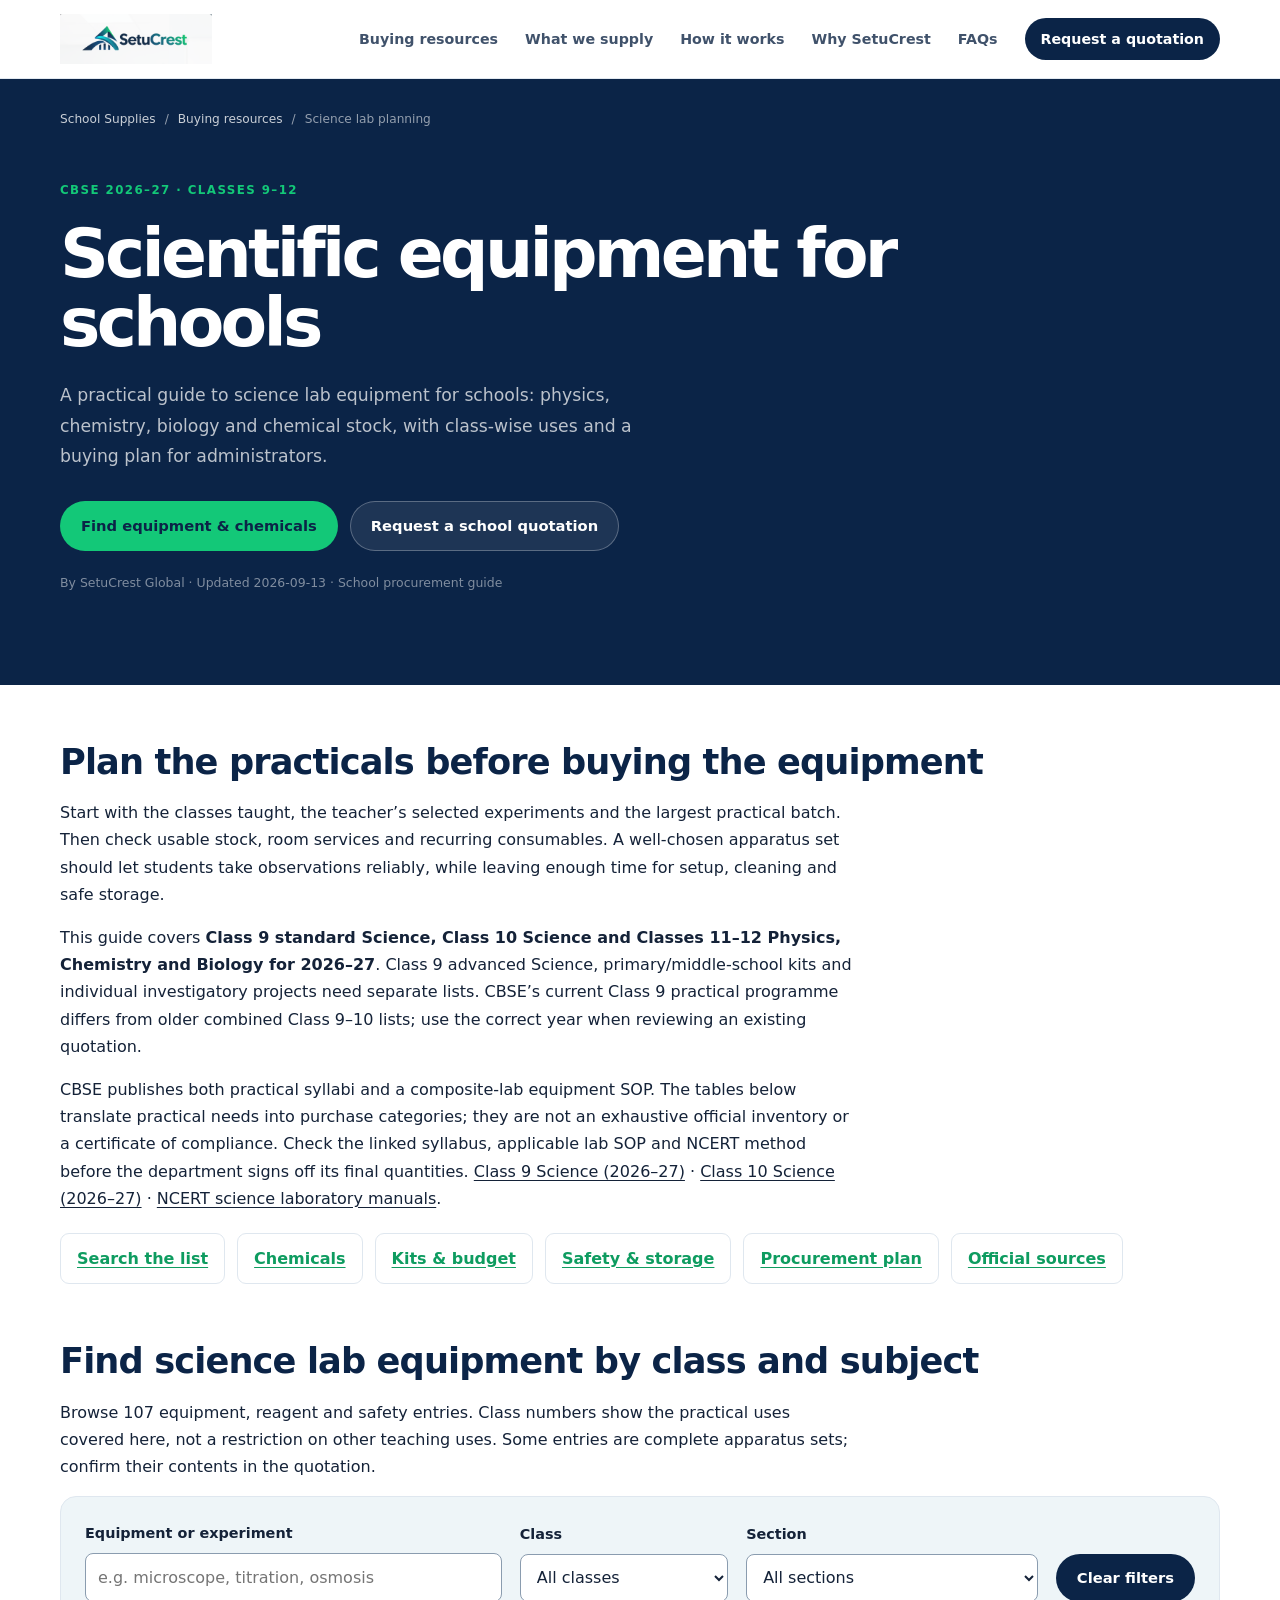
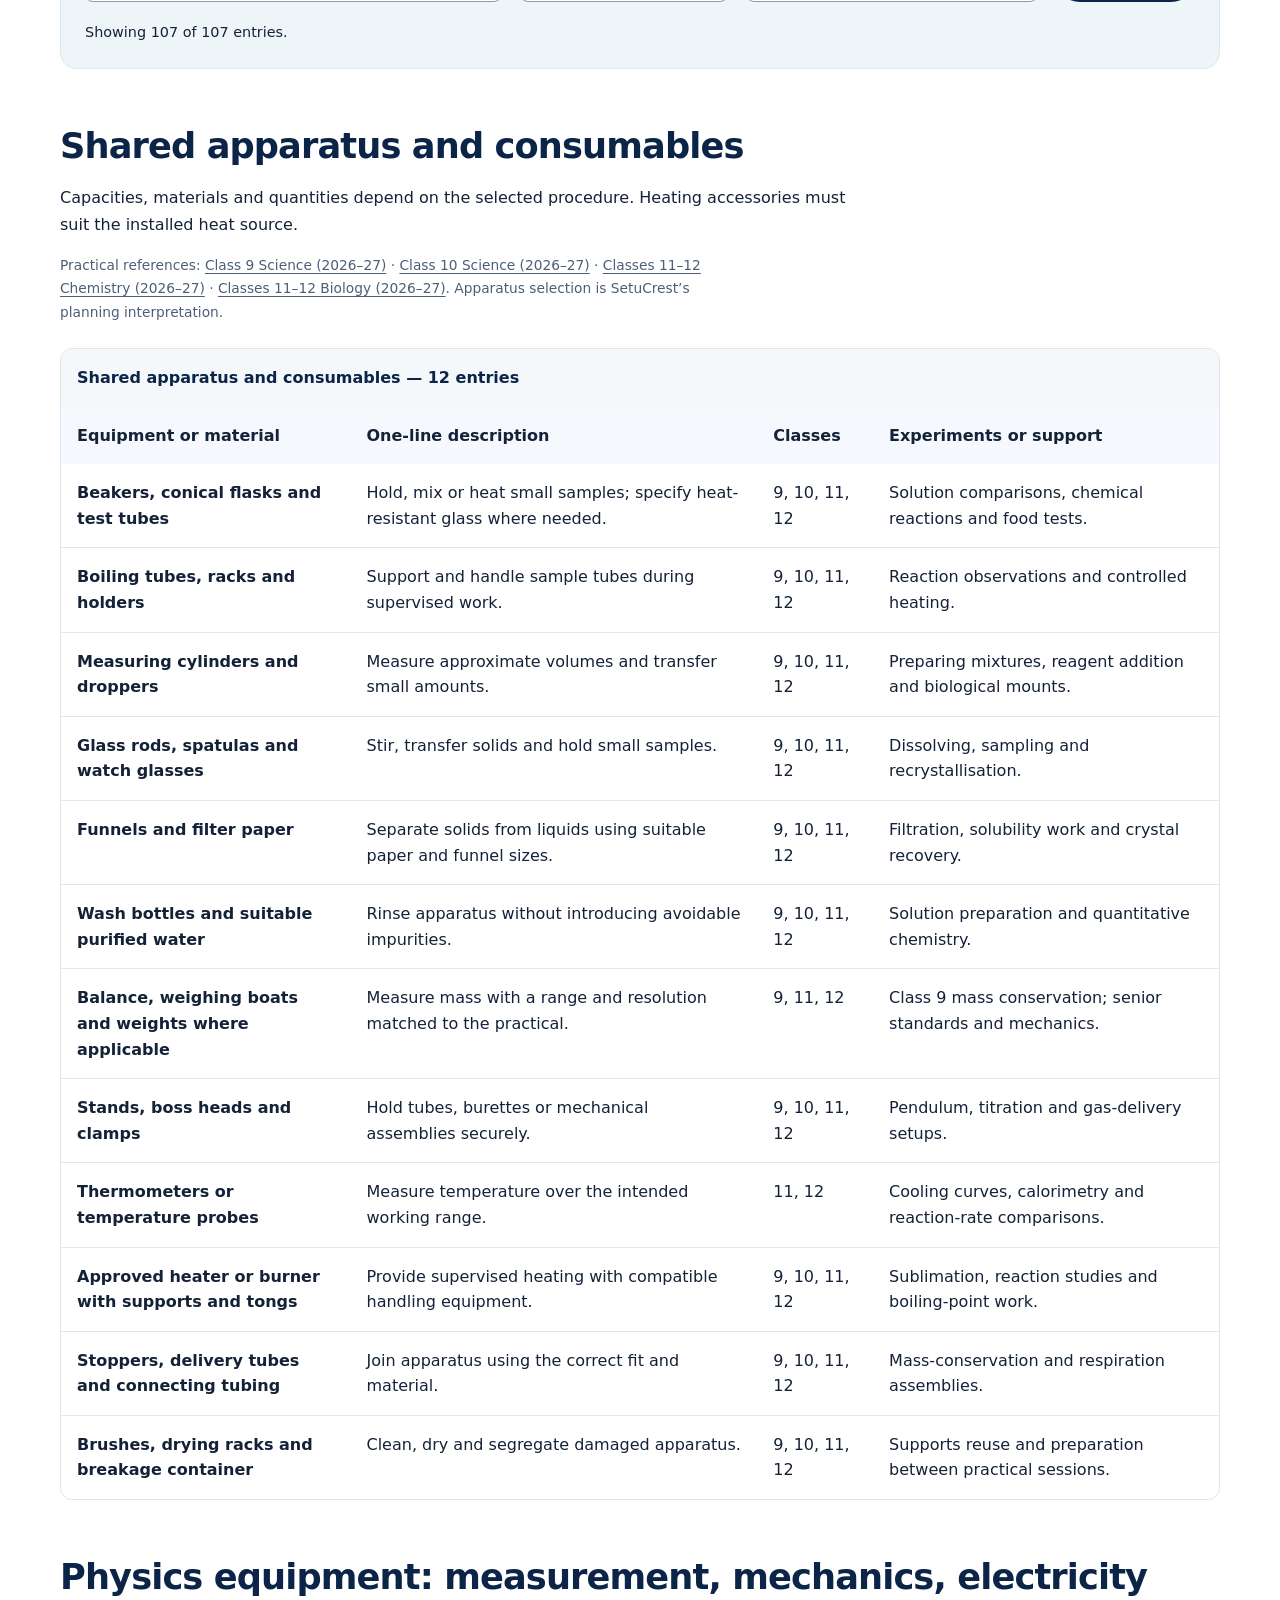
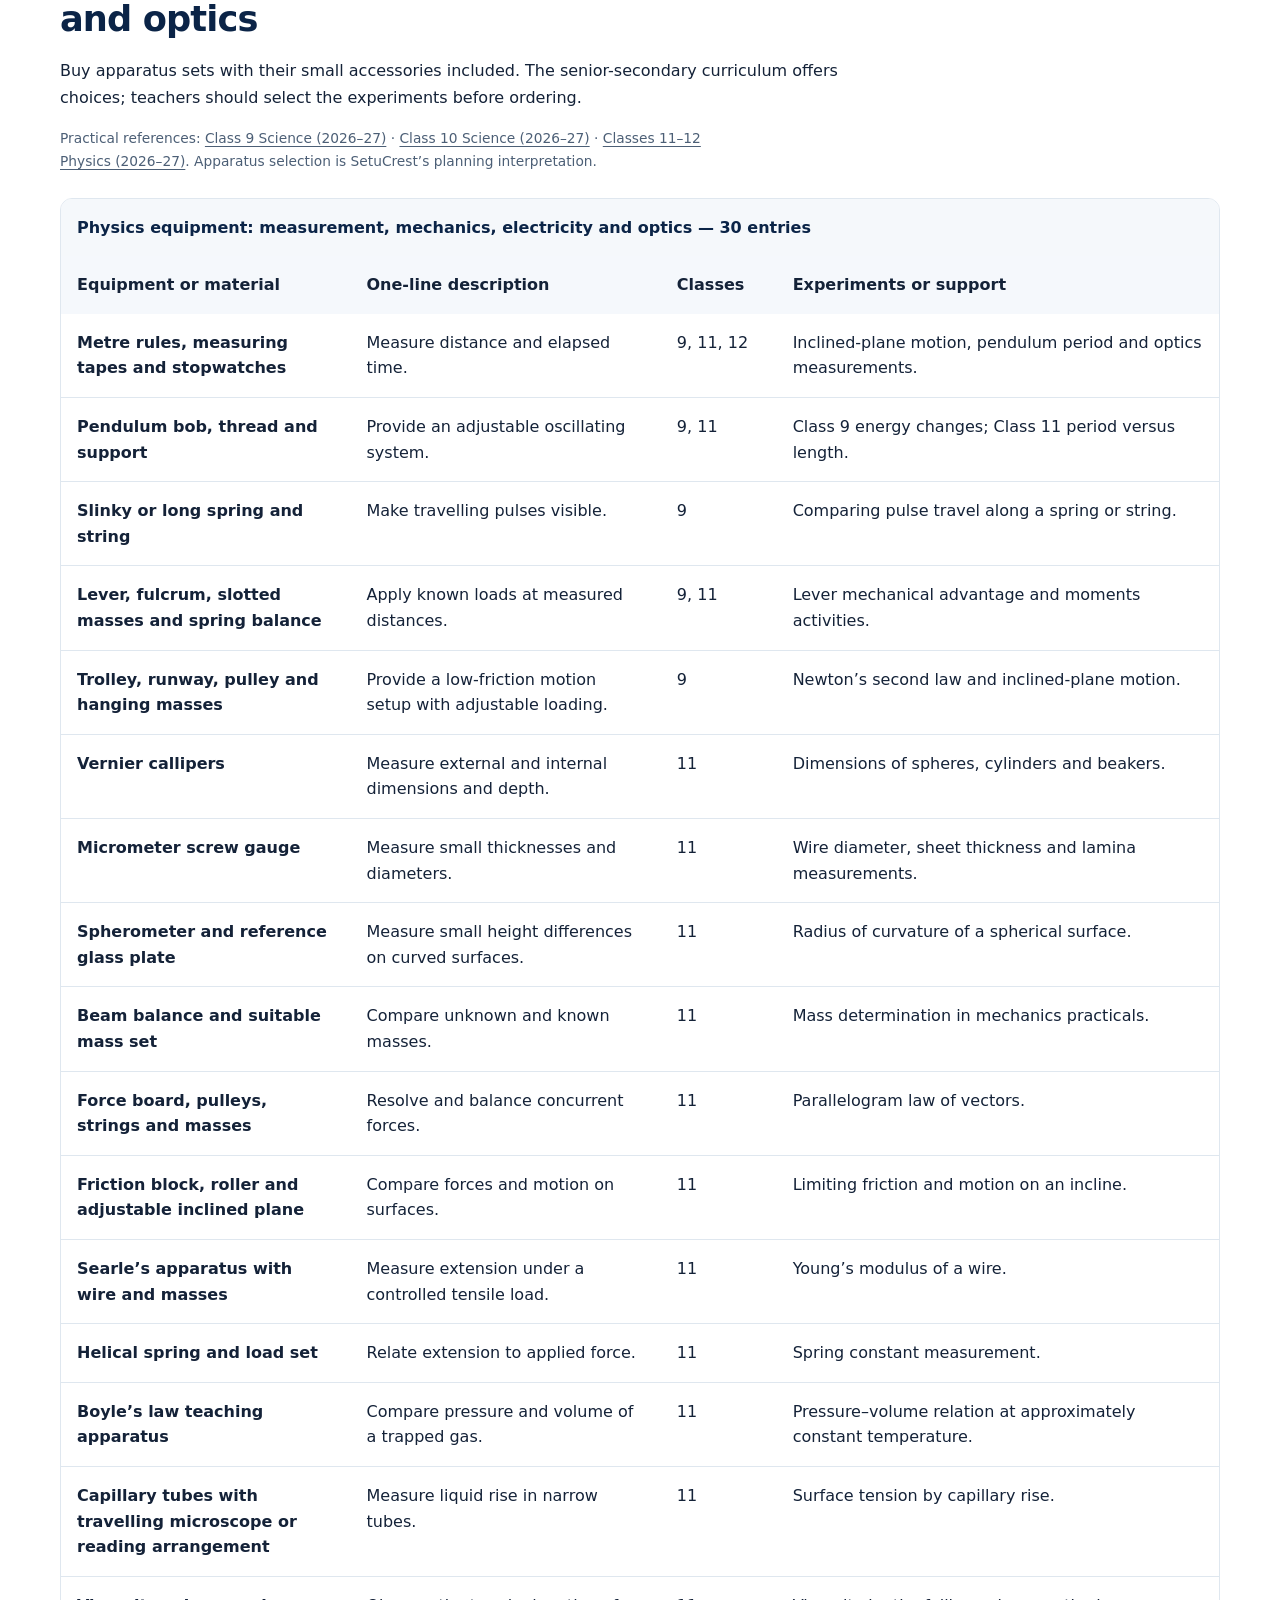
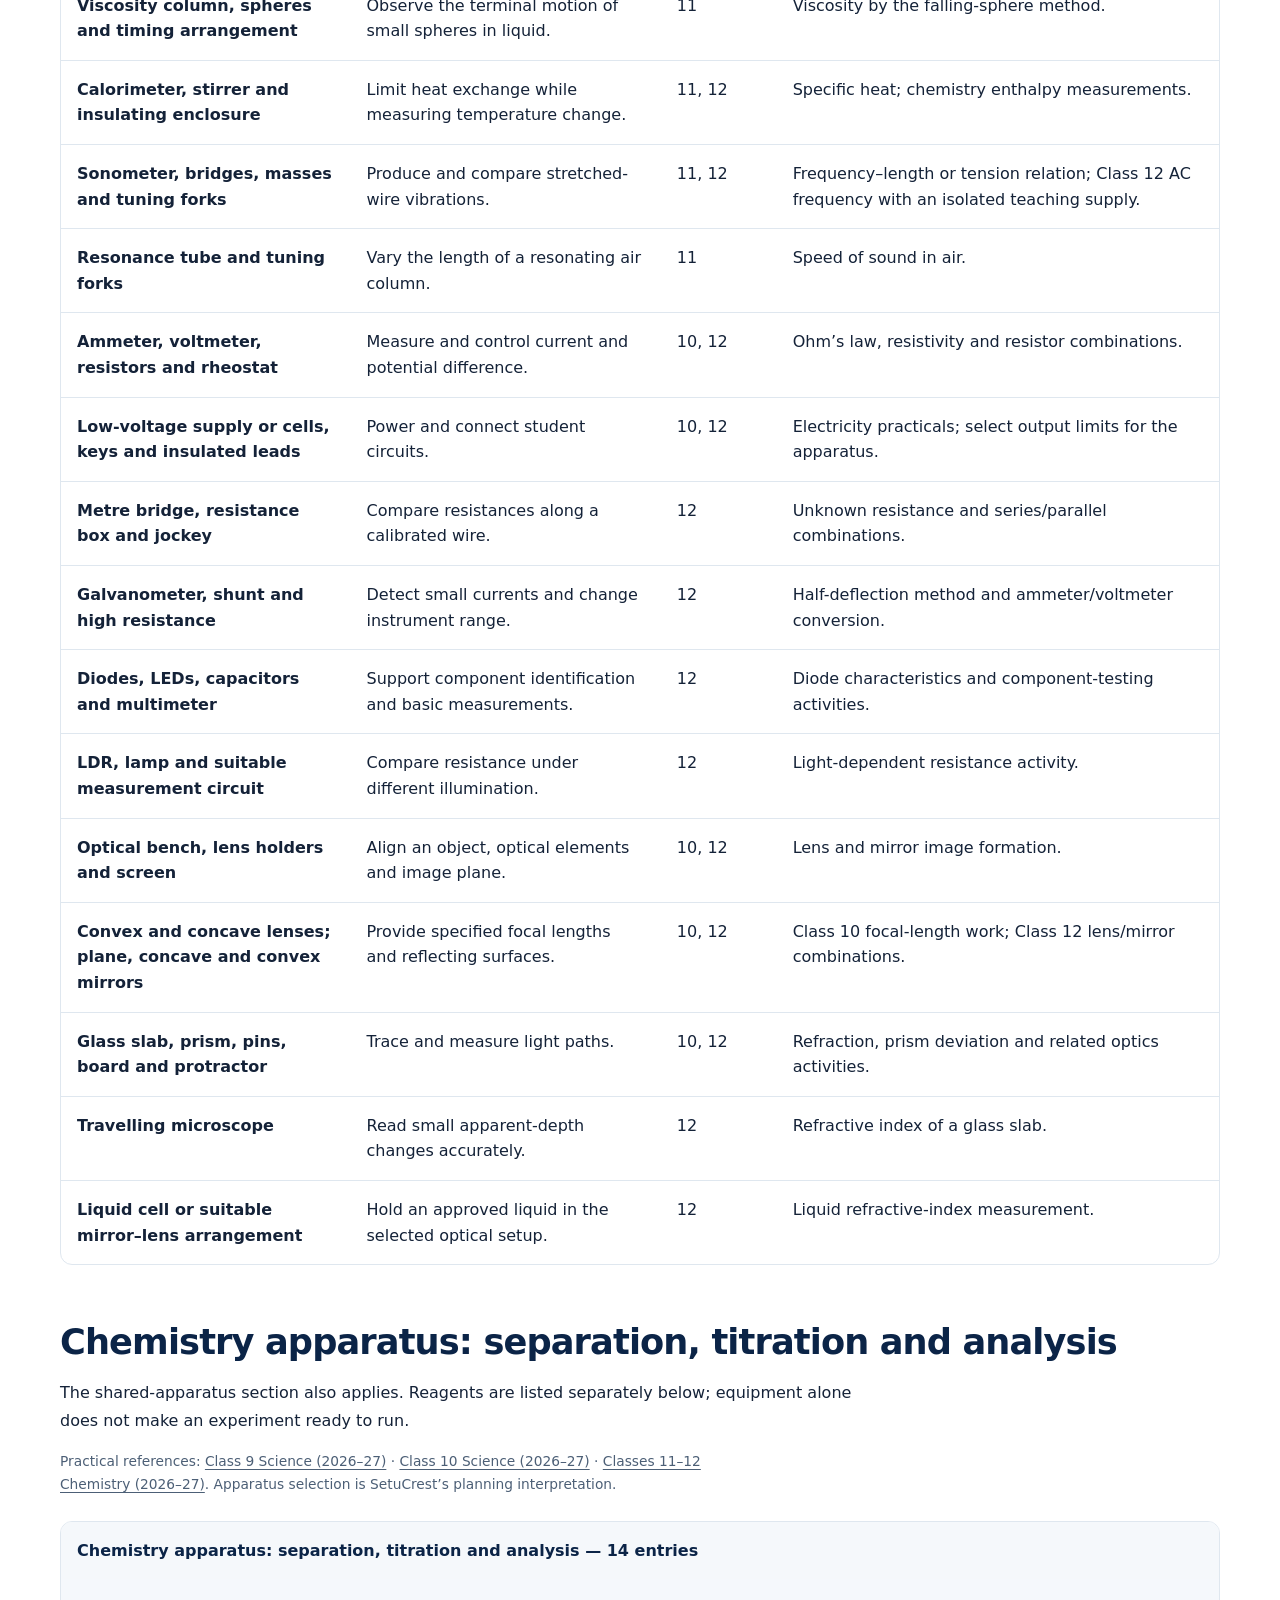
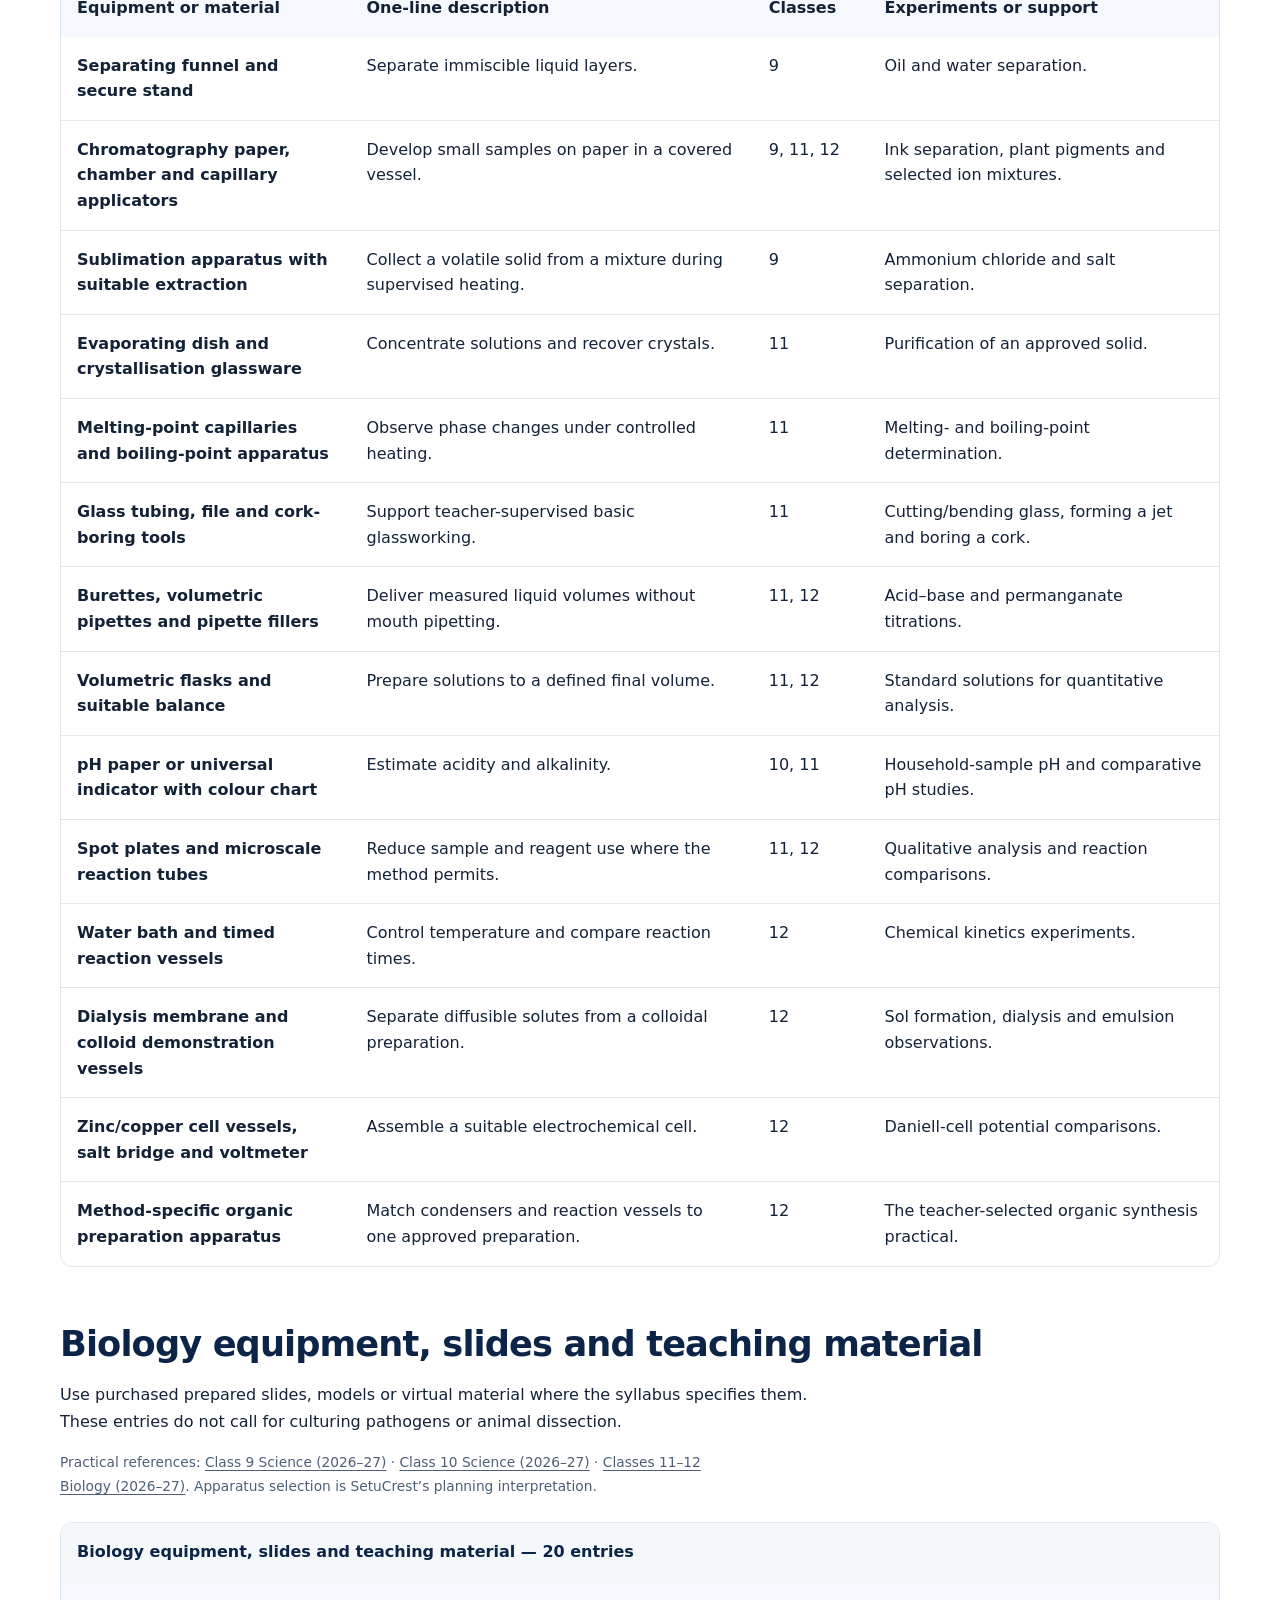
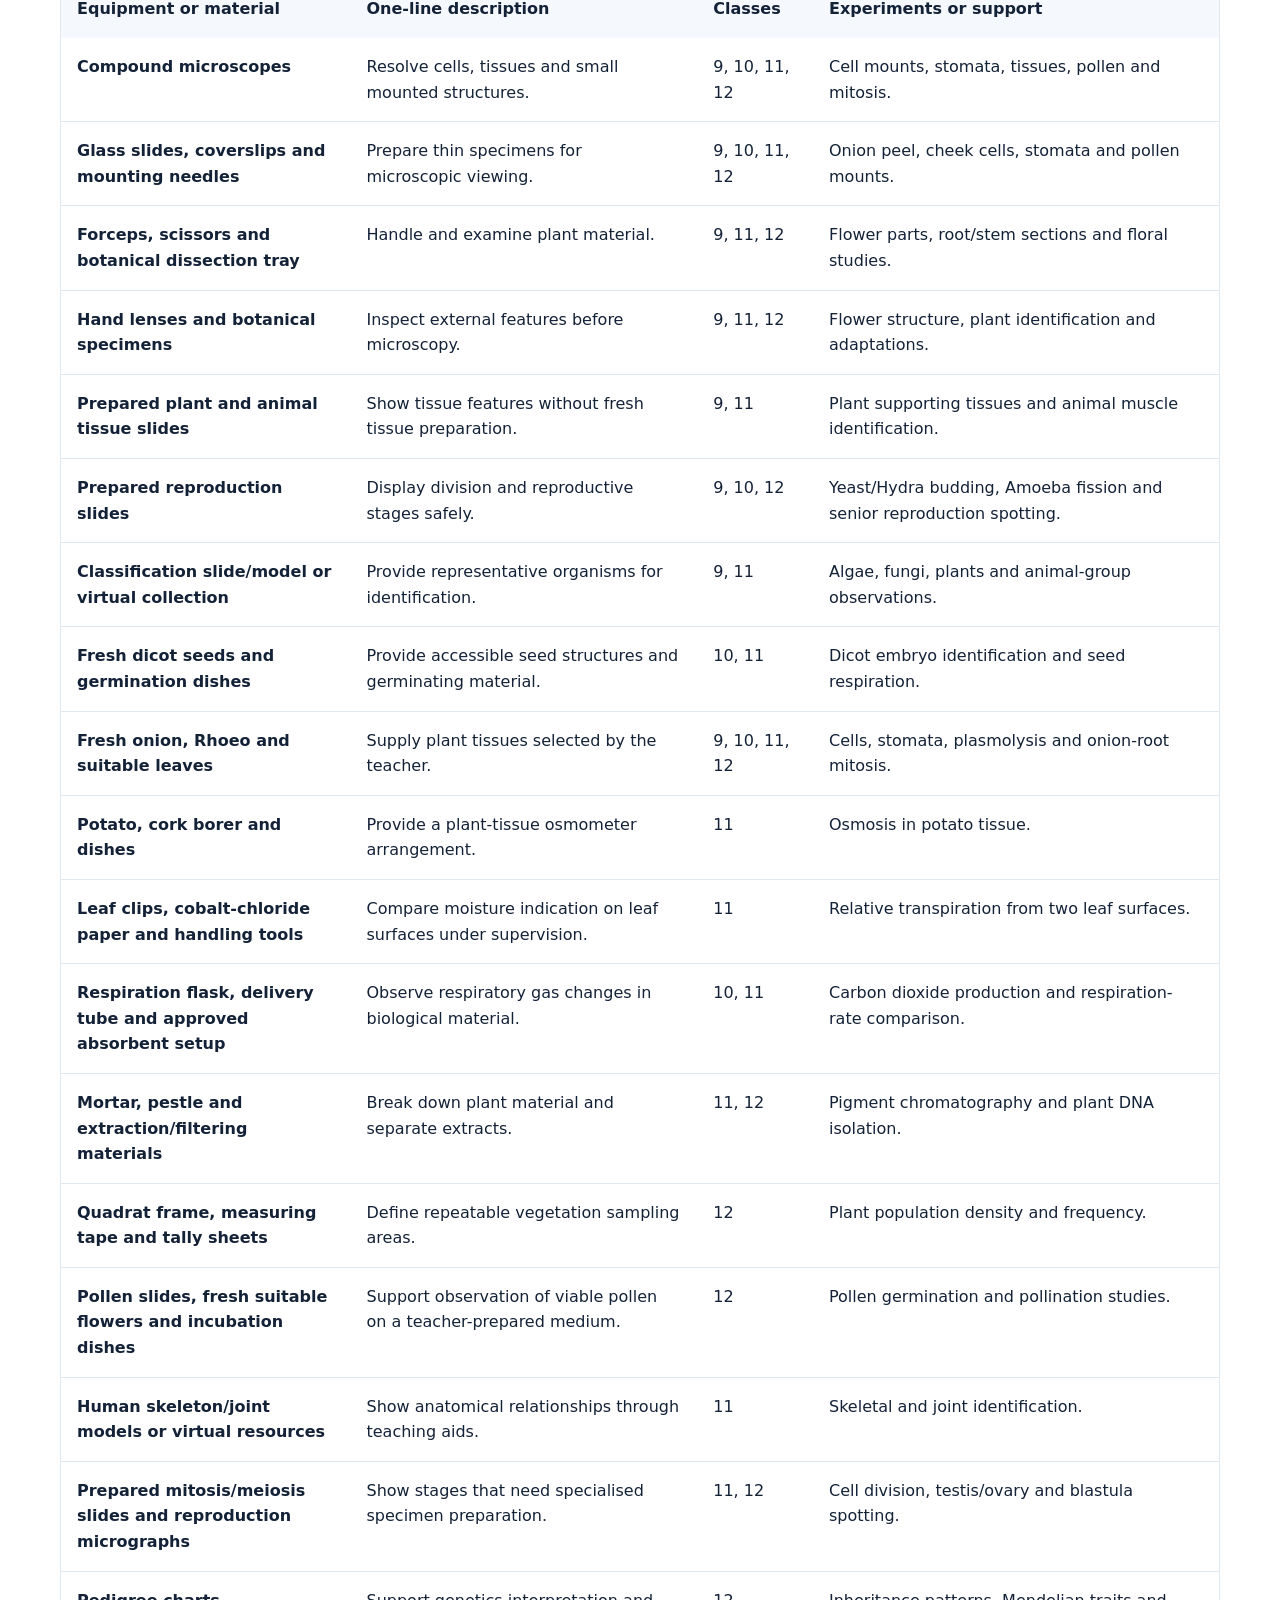
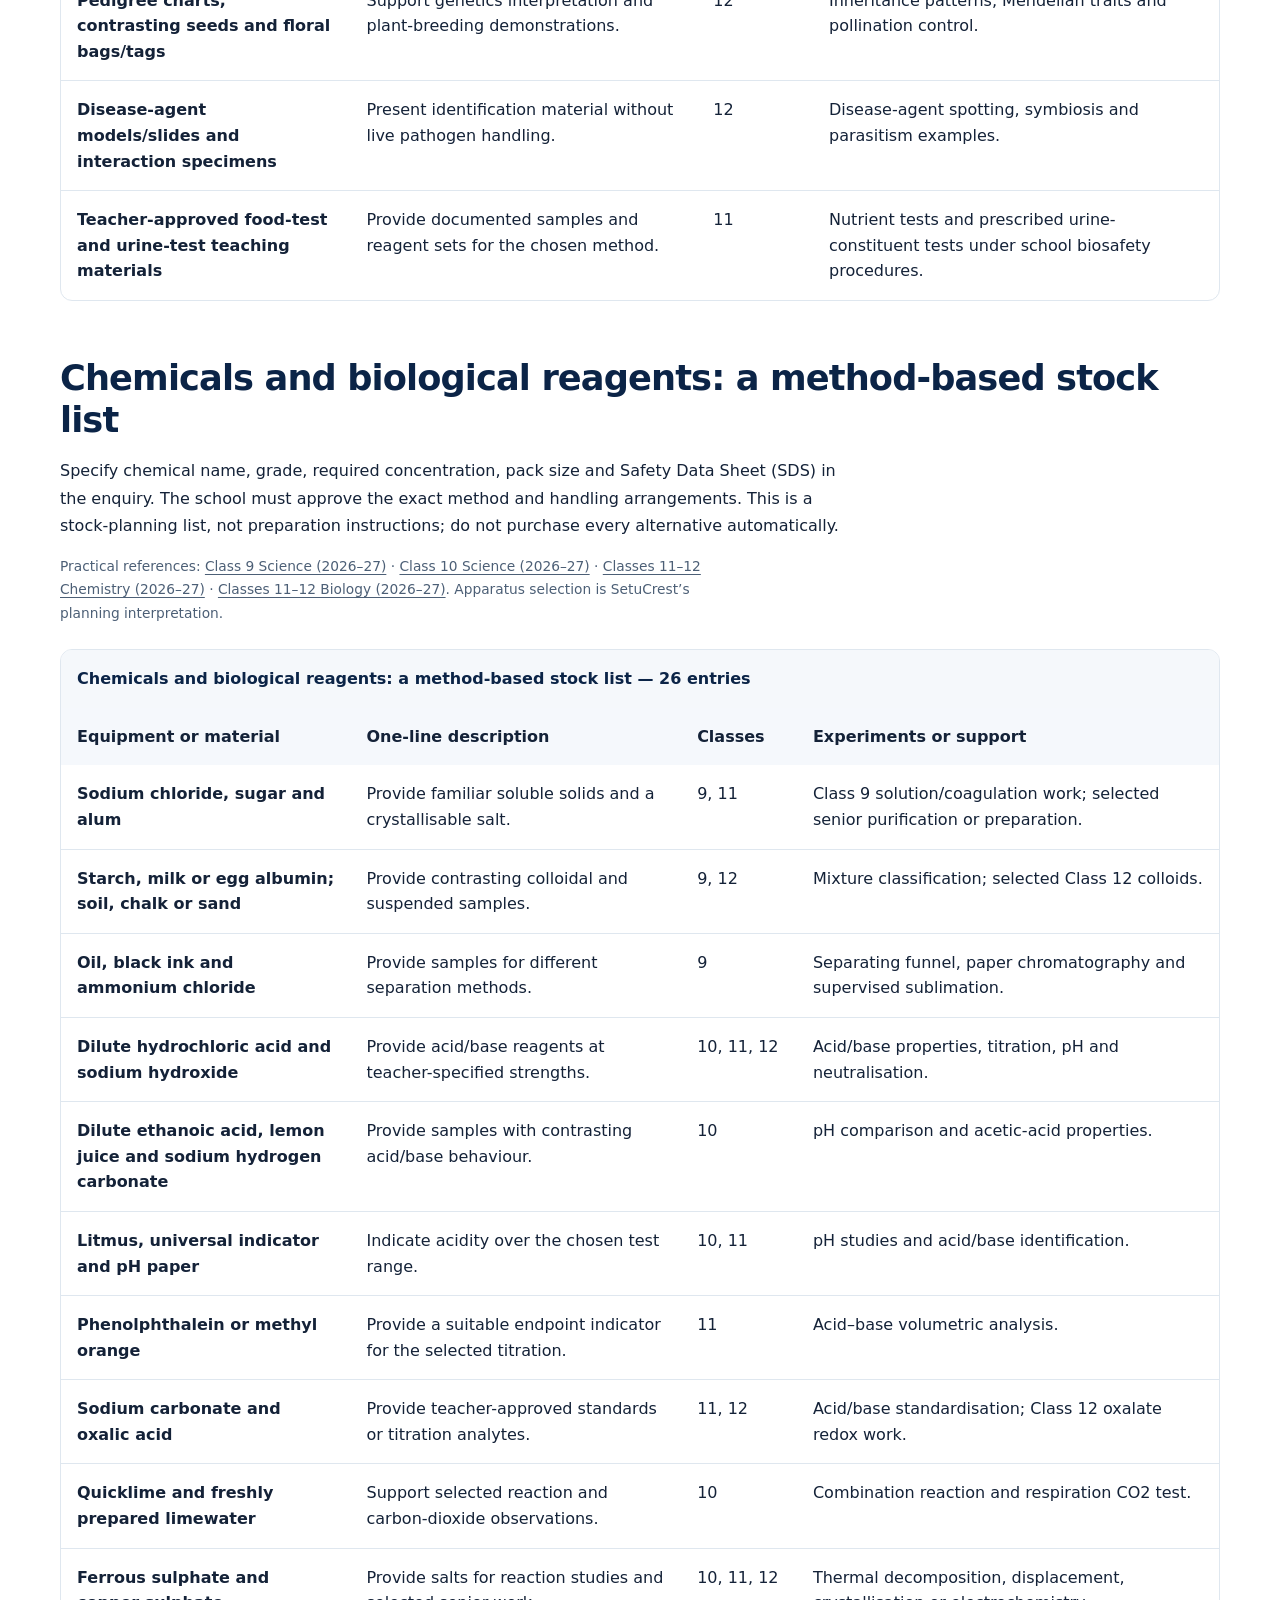
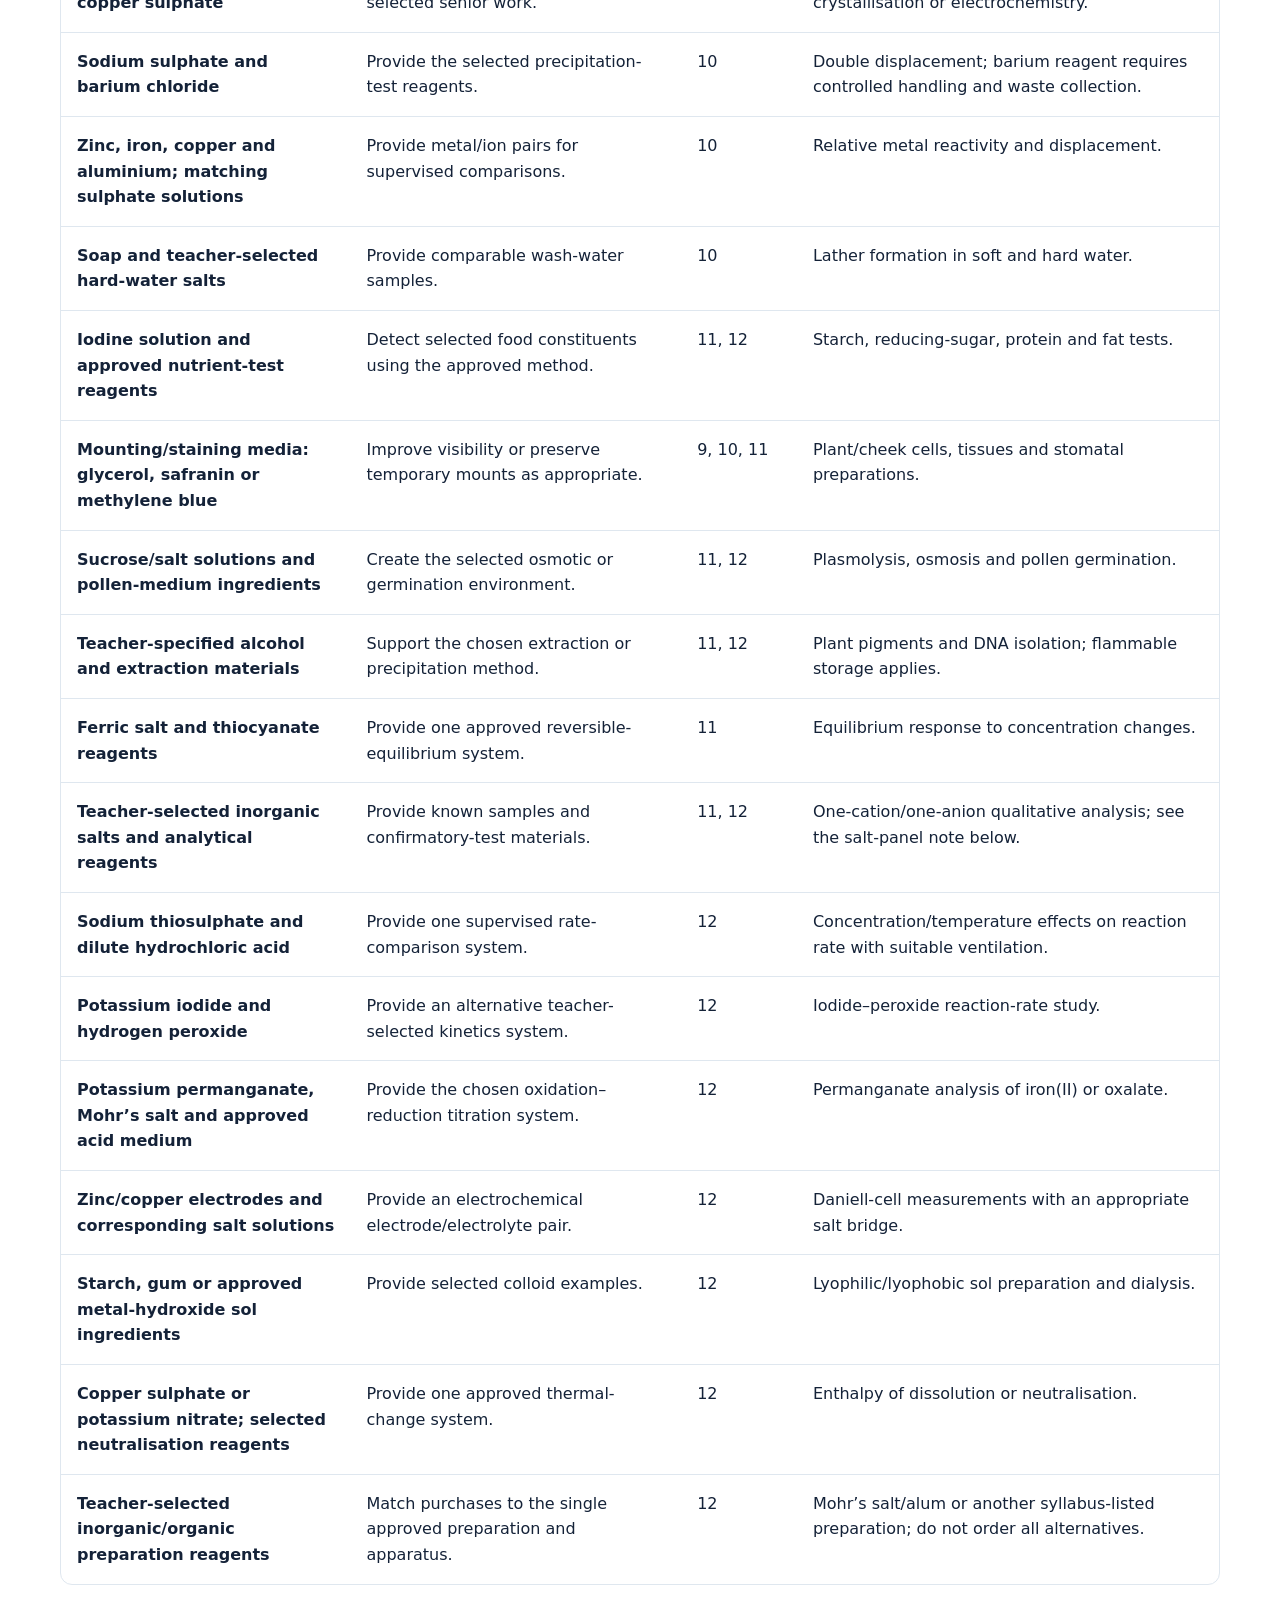
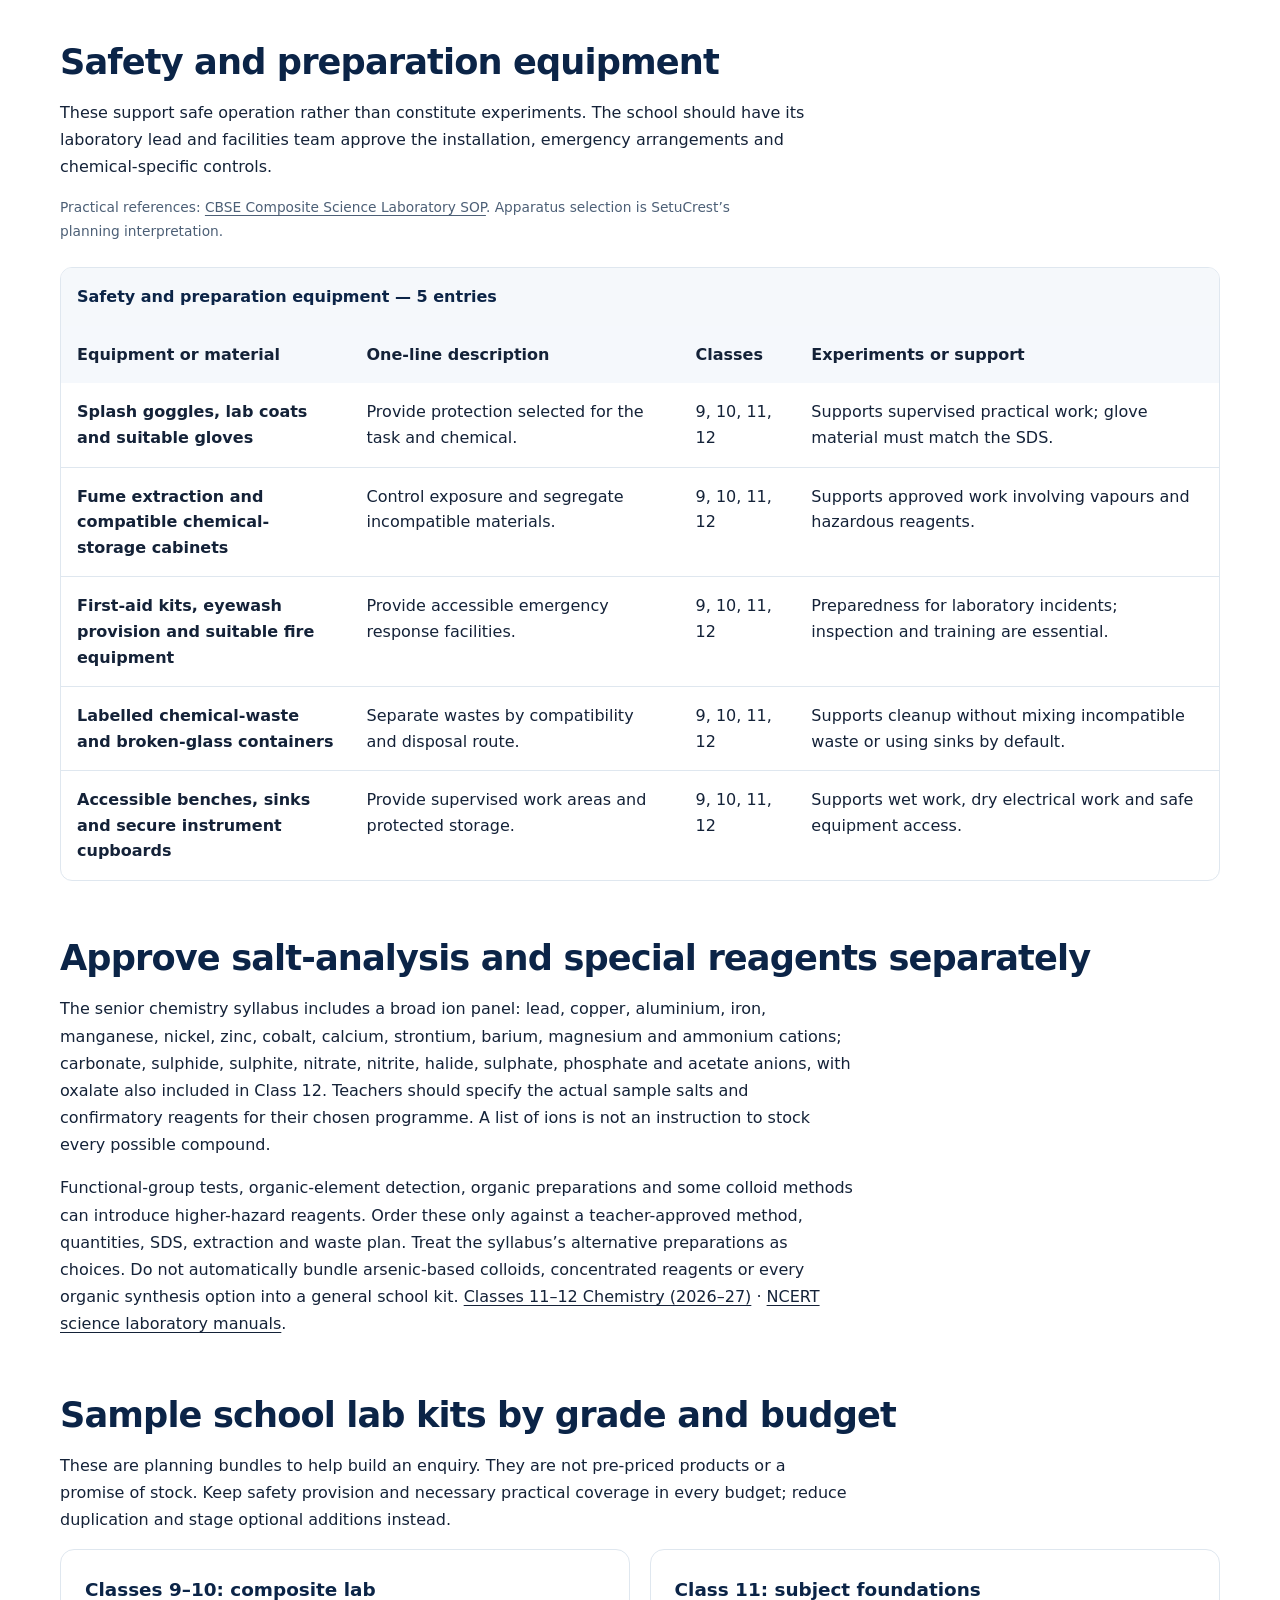
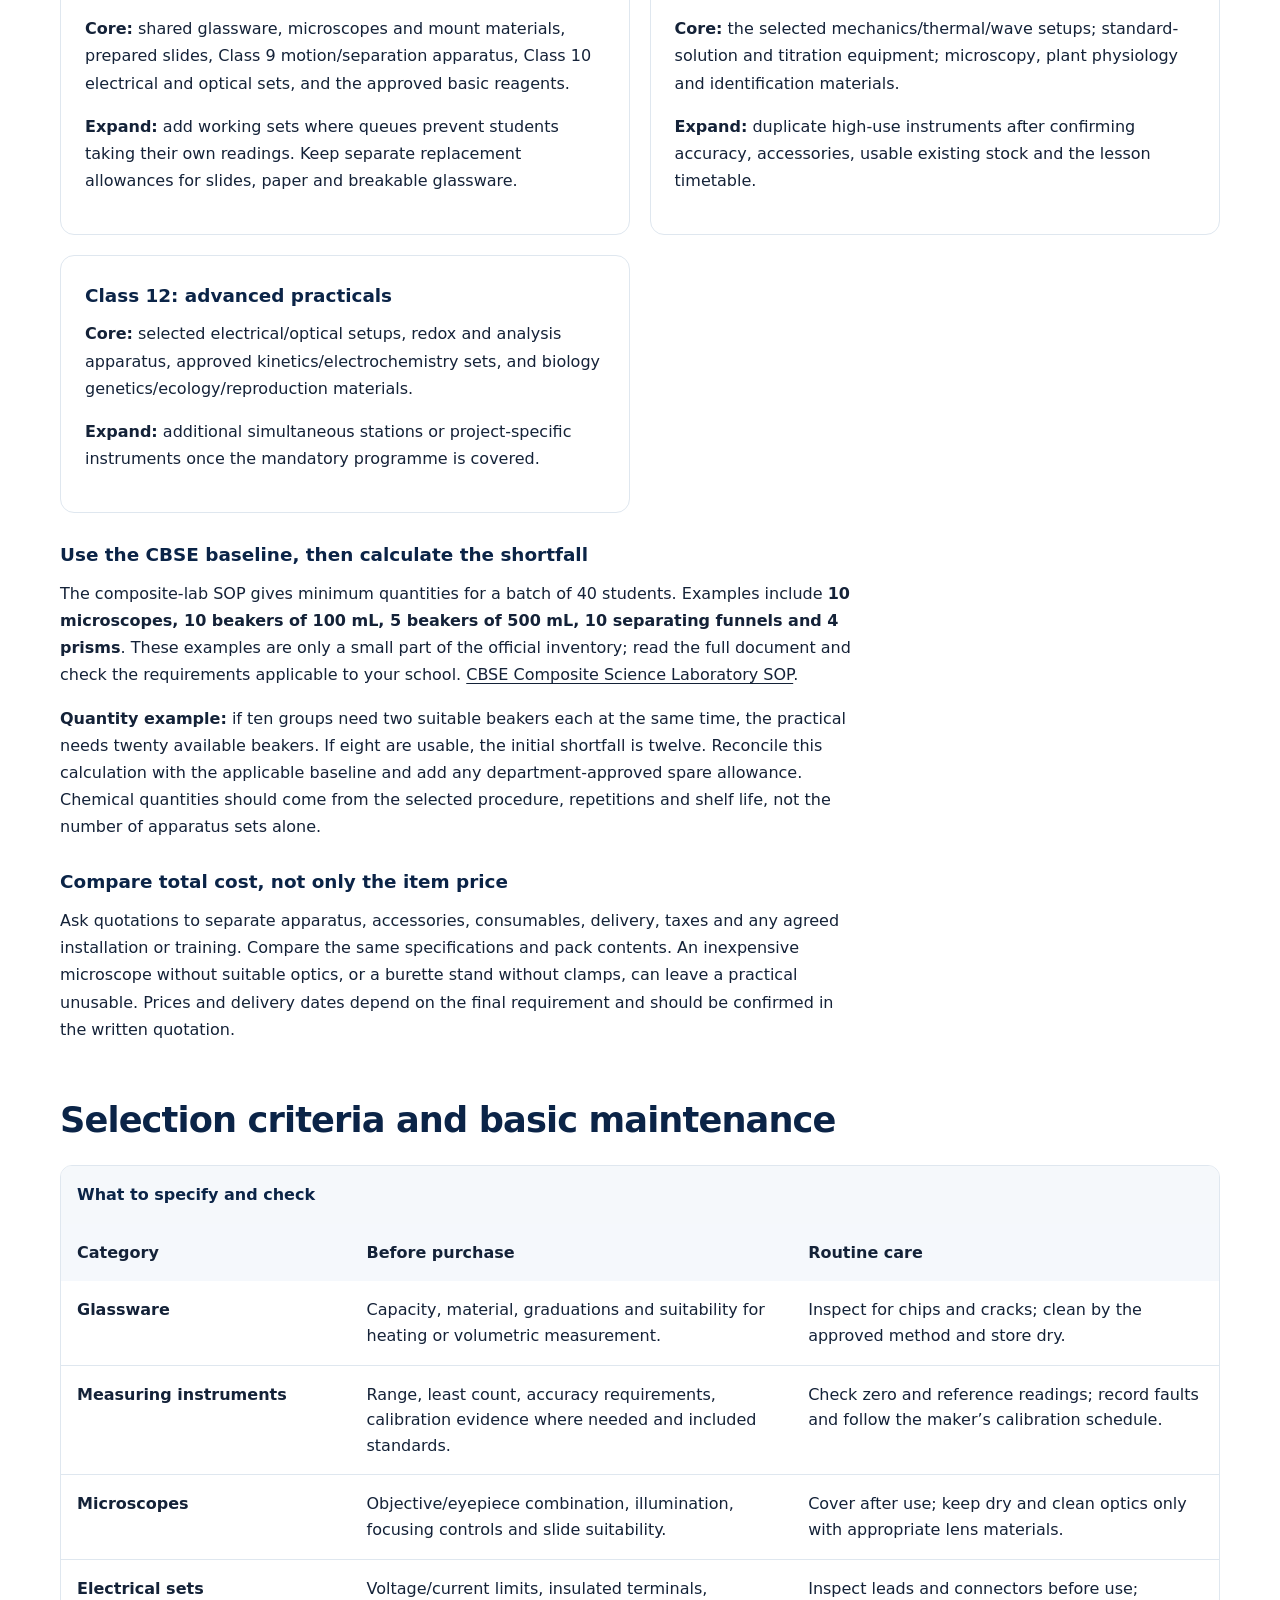
<file: scientific-equipment-for-schools/index.html>
<!doctype html>
<html lang="en-IN">
<head>
  <script async src="https://www.googletagmanager.com/gtag/js?id=G-3E05BDB3VY"></script><script>window.dataLayer=window.dataLayer||[];function gtag(){dataLayer.push(arguments)}gtag('js',new Date());gtag('config','G-3E05BDB3VY');</script>
  <meta charset="utf-8"><meta name="viewport" content="width=device-width,initial-scale=1"><title>Scientific Equipment for Schools: Classes 9–12 | SetuCrest</title><meta name="description" content="Science lab equipment for schools: Class 9–12 physics, chemistry, biology and chemicals, with practical uses, CBSE sources and Delhi-NCR quotations."><meta name="robots" content="index,follow,max-image-preview:large"><link rel="canonical" href="https://school-supplies.setucrestglobal.com/scientific-equipment-for-schools/"><meta property="og:type" content="article"><meta property="og:title" content="Scientific Equipment for Schools: Classes 9–12 | SetuCrest"><meta property="og:url" content="https://school-supplies.setucrestglobal.com/scientific-equipment-for-schools/"><meta property="og:image" content="https://school-supplies.setucrestglobal.com/assets/products/school-beakers-lab-delhi.webp">
  <link rel="icon" href="/assets/setucrest-logo.webp"><!-- BEGIN GENERATED STYLES -->
<style id="critical-css">:root { --navy: #0b2447; --navy-2: #102f59; --ink: #142238; --muted: #66758a; --line: #dfe7ef; --soft: #f5f8fb; --white: #ffffff; --green: #13c878; --green-dark: #0e9c60; --cyan: #14bad0; --shadow: 0 24px 60px rgba(11, 36, 71, .12); --radius: 22px; } * { box-sizing: border-box; } html { scroll-behavior: smooth; } body { margin: 0; color: var(--ink); background: var(--white); font-family: Inter, ui-sans-serif, system-ui, -apple-system, BlinkMacSystemFont, "Segoe UI", sans-serif; font-size: 1rem; line-height: 1.6; } button, input, select, textarea { font: inherit; } a { color: inherit; text-decoration: none; } button, a { -webkit-tap-highlight-color: transparent; } img { display: block; max-width: 100%; height: auto; } .container { width: min(1160px, calc(100% - 48px)); margin: 0 auto; } .sr-only { position: absolute; width: 1px; height: 1px; padding: 0; margin: -1px; overflow: hidden; clip: rect(0, 0, 0, 0); white-space: nowrap; border: 0; } .skip-link { position: fixed; top: 12px; left: 12px; z-index: 100; padding: 10px 14px; color: var(--white); background: var(--navy); border-radius: 8px; transform: translateY(-160%); transition: transform .2s ease; } .skip-link:focus { transform: translateY(0); } .site-header { position: sticky; top: 0; z-index: 20; background: rgba(255, 255, 255, .94); border-bottom: 1px solid rgba(223, 231, 239, .9); backdrop-filter: blur(16px); } .nav-wrap { display: flex; align-items: center; justify-content: space-between; min-height: 78px; gap: 32px; } .brand { width: 152px; flex: 0 0 auto; } .brand img { width: 100%; height: auto; } .site-nav { display: flex; align-items: center; gap: 27px; font-size: .89rem; font-weight: 600; color: #40526b; } .site-nav a:not(.nav-cta) { transition: color .2s ease; } .site-nav a:not(.nav-cta):hover, .site-nav a:not(.nav-cta):focus-visible { color: var(--navy); } .nav-cta { padding: 10px 16px; color: var(--white); background: var(--navy); border-radius: 999px; transition: background .2s ease, transform .2s ease; } .nav-cta:hover, .nav-cta:focus-visible { background: var(--navy-2); transform: translateY(-1px); } .menu-toggle { display: none; padding: 8px; background: transparent; border: 0; cursor: pointer; } .menu-toggle span:not(.sr-only) { display: block; width: 22px; height: 2px; margin: 5px 0; background: var(--navy); } .hero { position: relative; overflow: hidden; color: var(--white); background: var(--navy); isolation: isolate; } .hero::before { content: ""; position: absolute; inset: 0; z-index: -2; opacity: .32; background: radial-gradient(circle at 80% 18%, rgba(20, 186, 208, .56), transparent 29%), radial-gradient(circle at 22% 86%, rgba(19, 200, 120, .24), transparent 34%); } .hero::after { content: ""; position: absolute; inset: 0; z-index: -1; opacity: .1; background-image: linear-gradient(rgba(255,255,255,.4) 1px, transparent 1px), linear-gradient(90deg, rgba(255,255,255,.4) 1px, transparent 1px); background-size: 72px 72px; mask-image: linear-gradient(to bottom, black, transparent 86%); } .hero-orb { position: absolute; border: 1px solid rgba(255,255,255,.16); border-radius: 50%; pointer-events: none; } .hero-orb-one { width: 440px; height: 440px; right: -170px; top: -220px; } .hero-orb-two { width: 600px; height: 600px; right: -250px; top: -300px; opacity: .55; } .hero-grid { display: grid; grid-template-columns: minmax(0, 1.16fr) minmax(360px, .84fr); align-items: center; gap: 84px; min-height: 594px; padding-top: 76px; padding-bottom: 90px; } .hero-copy { max-width: 700px; } .eyebrow { display: flex; align-items: center; gap: 12px; margin: 0 0 20px; color: var(--green); font-size: .74rem; font-weight: 800; letter-spacing: .12em; line-height: 1.4; text-transform: uppercase; } .eyebrow-dark { color: var(--green-dark); } .eyebrow-line { display: inline-block; width: 35px; height: 2px; background: currentColor; } h1, h2, h3, p { margin-top: 0; } h1 { max-width: 730px; margin-bottom: 24px; font-size: clamp(2.8rem, 5.7vw, 5.3rem); letter-spacing: -.055em; line-height: 1.02; } h1 span { color: #8debd0; } .hero-lede { max-width: 635px; margin-bottom: 31px; color: rgba(255,255,255,.78); font-size: 1.1rem; line-height: 1.75; } .hero-actions { display: flex; flex-wrap: wrap; align-items: center; gap: 12px; } .button { display: inline-flex; align-items: center; justify-content: center; gap: 12px; min-height: 50px; padding: 13px 20px; border: 1px solid transparent; border-radius: 999px; font-weight: 750; font-size: .92rem; line-height: 1.2; cursor: pointer; transition: transform .2s ease, background .2s ease, border-color .2s ease; } .button:hover, .button:focus-visible { transform: translateY(-2px); } .button-primary { color: var(--navy); background: var(--green); } .button-primary:hover, .button-primary:focus-visible { background: #36dc91; } .button-secondary { color: var(--white); border-color: rgba(255,255,255,.27); background: rgba(255,255,255,.08); } .button-secondary:hover, .button-secondary:focus-visible { background: rgba(255,255,255,.16); } .hero-note { margin: 22px 0 0; color: rgba(255,255,255,.52); font-size: .84rem; } .requirement-card { position: relative; padding: 33px 31px 29px; color: var(--ink); background: rgba(255,255,255,.96); border-radius: var(--radius); box-shadow: var(--shadow); } .requirement-card::before { content: ""; position: absolute; left: 31px; top: 0; width: 78px; height: 4px; background: var(--green); border-radius: 0 0 6px 6px; } .card-topline { display: flex; align-items: center; gap: 9px; margin-bottom: 25px; color: var(--green-dark); font-size: .74rem; font-weight: 800; letter-spacing: .12em; text-transform: uppercase; } .status-dot { width: 8px; height: 8px; background: var(--green); border-radius: 50%; box-shadow: 0 0 0 5px rgba(19, 200, 120, .13); } .requirement-card h2 { max-width: 280px; margin-bottom: 11px; color: var(--navy); font-size: 1.75rem; letter-spacing: -.035em; line-height: 1.16; } .requirement-card > p { margin-bottom: 24px; color: var(--muted); font-size: .92rem; line-height: 1.7; } .mini-list { display: grid; gap: 13px; padding: 19px 0; border-top: 1px solid var(--line); border-bottom: 1px solid var(--line); } .mini-list > div { display: flex; align-items: center; gap: 13px; color: #34455d; font-size: .88rem; font-weight: 650; } .mini-icon { display: inline-grid; place-items: center; width: 27px; height: 27px; color: var(--navy); background: #e6f7f1; border-radius: 8px; font-size: .68rem; font-weight: 850; } .card-link, .text-link { display: inline-flex; align-items: center; gap: 9px; margin-top: 22px; color: var(--navy); font-weight: 800; font-size: .9rem; } .card-link:hover, .text-link:hover { color: var(--green-dark); } .hero-bottom-line { position: absolute; bottom: 0; left: 0; width: 100%; height: 6px; background: linear-gradient(90deg, var(--green) 0 28%, var(--cyan) 28% 68%, transparent 68%); } .trust-strip { background: #f0f6f8; border-bottom: 1px solid var(--line); } .trust-grid { display: grid; grid-template-columns: repeat(4, 1fr); gap: 24px; padding-top: 23px; padding-bottom: 23px; } .trust-grid > div { display: grid; gap: 2px; padding-left: 17px; border-left: 2px solid #a9e6d3; } .trust-grid strong { color: var(--navy); font-size: .88rem; } .trust-grid span { color: var(--muted); font-size: .78rem; } .detail-hero { padding: 31px 0 92px; color: var(--white); background: var(--navy); } .breadcrumbs { display: flex; flex-wrap: wrap; align-items: center; gap: 9px; margin-bottom: 53px; color: rgba(255,255,255,.56); font-size: .76rem; } .breadcrumbs a { color: rgba(255,255,255,.78); } .breadcrumbs a:hover { color: var(--green); } .detail-hero-grid { display: grid; grid-template-columns: minmax(0, 1fr) minmax(360px, .84fr); gap: 78px; align-items: center; } .detail-copy { max-width: 690px; } .detail-copy h1 { max-width: 700px; margin-bottom: 23px; color: var(--white); font-size: clamp(2.75rem, 5.3vw, 5rem); letter-spacing: -.055em; line-height: 1.02; } .detail-lede { max-width: 625px; margin-bottom: 30px; color: rgba(255,255,255,.72); font-size: 1.08rem; line-height: 1.75; } .detail-note { margin: 22px 0 0; color: rgba(255,255,255,.48); font-size: .78rem; line-height: 1.6; } .detail-image { margin: 0; overflow: hidden; background: #153b61; border: 1px solid rgba(255,255,255,.18); border-radius: var(--radius); box-shadow: 0 24px 60px rgba(0,0,0,.25); } .detail-image img { display: block; width: 100%; aspect-ratio: 4 / 3; object-fit: cover; } .detail-image figcaption { padding: 13px 16px 15px; color: rgba(255,255,255,.63); background: rgba(0,0,0,.16); font-size: .74rem; line-height: 1.5; } .guide-hero .detail-copy { max-width: 900px; } .guide-hero .detail-copy h1 { max-width: 900px; } .hero-service-area { max-width: 635px; margin: -12px 0 28px; color: rgba(255,255,255,.78); font-size: 1rem; line-height: 1.75; } .section { padding: 118px 0; } @media (max-width: 980px) { .container { width: min(100% - 38px, 720px); } .site-nav { gap: 16px; font-size: .8rem; }.nav-cta { padding: 9px 13px; } .hero-grid { grid-template-columns: 1fr; gap: 48px; padding-top: 66px; }.hero-copy { max-width: 680px; }.requirement-card { max-width: 560px; } .split-heading, .process-grid, .about-grid, .enquiry-grid, .faq-grid { gap: 55px; }.split-heading { grid-template-columns: 1fr; margin-bottom: 35px; }.category-grid { grid-template-columns: repeat(2, 1fr); }.category-card-wide { grid-column: span 2; } .about-grid { grid-template-columns: 1fr; }.about-points { max-width: 700px; }.enquiry-grid { grid-template-columns: 1fr; }.enquiry-copy > p:not(.eyebrow) { max-width: 600px; }.contact-card { max-width: 500px; } .footer-main { gap: 45px; } } @media (max-width: 700px) { .container { width: min(100% - 32px, 540px); } .nav-wrap { min-height: 68px; }.brand { width: 134px; }.menu-toggle { display: block; }.site-nav { position: absolute; top: calc(100% + 1px); right: 0; left: 0; display: none; flex-direction: column; align-items: stretch; gap: 0; padding: 9px 16px 16px; background: var(--white); border-bottom: 1px solid var(--line); box-shadow: 0 18px 30px rgba(11,36,71,.08); }.site-nav.is-open { display: flex; }.site-nav a { padding: 12px 0; }.site-nav .nav-cta { margin-top: 7px; padding: 12px 16px; text-align: center; } .hero-grid { min-height: auto; padding-top: 55px; padding-bottom: 73px; }.hero-orb-one { right: -280px; }.hero-orb-two { right: -350px; }.eyebrow { font-size: .65rem; }.eyebrow-line { width: 25px; }.hero-lede { font-size: 1rem; }.hero-actions { align-items: stretch; flex-direction: column; }.hero-actions .button { width: 100%; }.requirement-card { padding: 29px 23px 25px; }.requirement-card::before { left: 23px; } .trust-grid { grid-template-columns: 1fr 1fr; gap: 18px 15px; }.trust-grid > div { padding-left: 11px; }.trust-grid strong { font-size: .78rem; }.trust-grid span { font-size: .69rem; } .section { padding: 78px 0; }.section-heading h2, .process-intro h2, .about-panel h2, .enquiry-copy h2, .faq-grid h2 { font-size: 2.25rem; }.category-grid { grid-template-columns: 1fr; }.category-card, .category-card-wide { grid-column: auto; min-height: auto; }.category-card-wide { flex-direction: column; gap: 0; }.category-card-wide a { margin-top: auto; margin-left: 0; }.category-icon { margin-bottom: 20px; }.category-card-wide.has-image .category-image { flex: 0 0 auto; width: 100%; height: 180px; min-height: 0; }.category-card-wide-copy { padding: 24px 23px 25px; } .process-grid { grid-template-columns: 1fr; }.about-points { grid-template-columns: 1fr; gap: 25px; }.about-panel { padding: 30px 24px; }.panel-rule { margin-top: 32px; } .enquiry-section { padding: 78px 0; }.enquiry-grid { grid-template-columns: 1fr; }.enquiry-form { padding: 24px 19px; }.form-intro { display: block; }.form-intro h3 { margin-bottom: 6px; }.form-row { grid-template-columns: 1fr; gap: 0; }.contact-card { align-items: flex-start; }.contact-card a { display: block; margin: 2px 0 0; }.contact-card-combined { grid-template-columns: 49px minmax(0, 1fr); }.contact-qr { grid-column: 2; margin-top: 16px !important; }.contact-qr img { width: 150px; height: 150px; }.zoho-form-frame, .zoho-form-frame iframe { height: 1450px; } .faq-grid { grid-template-columns: 1fr; gap: 37px; }.faq-list summary { font-size: .9rem; }.faq-list details p { font-size: .82rem; } .footer-main { grid-template-columns: 1fr 1fr; gap: 35px 22px; padding-top: 50px; }.footer-main > div:first-child { grid-column: span 2; }.footer-bottom { display: block; }.footer-bottom span { display: block; margin-bottom: 7px; } } @media (max-width: 980px) { .detail-hero-grid { grid-template-columns: 1fr; gap: 42px; } .detail-copy { max-width: 700px; } .detail-image { max-width: 620px; } .detail-intro-grid { grid-template-columns: 1fr; gap: 18px; } .detail-card-grid { grid-template-columns: 1fr 1fr; } .detail-card:last-child { grid-column: span 2; } .detail-check-grid { grid-template-columns: 1fr 1fr; } .detail-cta-grid { align-items: flex-start; flex-direction: column; } } @media (max-width: 700px) { .detail-hero { padding-bottom: 67px; } .breadcrumbs { margin-bottom: 35px; font-size: .7rem; } .detail-copy h1 { font-size: clamp(2.35rem, 12vw, 3.55rem); } .detail-lede { font-size: .97rem; } .detail-card-grid, .detail-check-grid { grid-template-columns: 1fr; } .detail-card, .detail-card:last-child { grid-column: auto; min-height: 0; } .detail-check-section { margin-top: 58px; padding: 28px 21px; } .detail-faq, .detail-related { margin-top: 58px; } .detail-faq-list summary { font-size: .9rem; } .detail-cta { padding: 61px 0; } } @media(max-width:700px){.buying-cards{grid-template-columns:1fr}.buying-card{padding:1.2rem}.buying-guide{margin:2.5rem 0}.buying-table th,.buying-table td{padding:.8rem}.buying-links a{width:100%}} @media print{.buying-table-wrap{overflow:visible}.buying-links a{border:0;padding:0}.buying-card{break-inside:avoid}} @media (max-width: 980px) { .product-grid { grid-template-columns: repeat(2, minmax(0, 1fr)); } } @media (max-width: 600px) { .product-catalog { margin-top: 3rem; } .product-grid { grid-template-columns: minmax(0, 1fr); gap: 20px; } .product-body { padding: 21px; } .product-photo { aspect-ratio: 3 / 2; } } @media print { .product-card { break-inside: avoid; } .product-grid { grid-template-columns: repeat(2, minmax(0, 1fr)); } .product-action, .catalog-jump { display: none; } }</style>
<link rel="stylesheet" href="/styles.css?v=46ccc3d35614" media="print" onload="this.media='all'">
<noscript><link rel="stylesheet" href="/styles.css?v=46ccc3d35614"></noscript>
<!-- END GENERATED STYLES -->
  <script>(function(c,l,a,r,i,t,y){c[a]=c[a]||function(){(c[a].q=c[a].q||[]).push(arguments)};t=l.createElement(r);t.async=1;t.src="https://www.clarity.ms/tag/"+i;y=l.getElementsByTagName(r)[0];y.parentNode.insertBefore(t,y)})(window,document,"clarity","script","ye3j85ac3u");</script>
<script type="application/ld+json">{
  "@context": "https://schema.org",
  "@graph": [
    {
      "@type": "Article",
      "headline": "Scientific equipment for schools: Classes 9–12",
      "description": "Science lab equipment for schools: Class 9–12 physics, chemistry, biology and chemicals, with practical uses, CBSE sources and Delhi-NCR quotations.",
      "mainEntityOfPage": "https://school-supplies.setucrestglobal.com/scientific-equipment-for-schools/",
      "image": [
        "https://school-supplies.setucrestglobal.com/assets/products/school-beakers-lab-delhi.webp"
      ],
      "datePublished": "2026-09-13",
      "dateModified": "2026-09-13",
      "inLanguage": "en-IN",
      "author": {
        "@type": "Organization",
        "name": "SetuCrest Global",
        "url": "https://school-supplies.setucrestglobal.com/"
      },
      "publisher": {
        "@type": "Organization",
        "name": "SetuCrest Global",
        "url": "https://school-supplies.setucrestglobal.com/"
      }
    },
    {
      "@type": "BreadcrumbList",
      "itemListElement": [
        {
          "@type": "ListItem",
          "position": 1,
          "name": "School Supplies",
          "item": "https://school-supplies.setucrestglobal.com/"
        },
        {
          "@type": "ListItem",
          "position": 2,
          "name": "Buying resources",
          "item": "https://school-supplies.setucrestglobal.com/resources/"
        },
        {
          "@type": "ListItem",
          "position": 3,
          "name": "Scientific equipment for schools",
          "item": "https://school-supplies.setucrestglobal.com/scientific-equipment-for-schools/"
        }
      ]
    }
  ]
}</script><meta property="og:description" content="Science lab equipment for schools: Class 9–12 physics, chemistry, biology and chemicals, with practical uses, CBSE sources and Delhi-NCR quotations."><meta name="twitter:card" content="summary_large_image"><link rel="stylesheet" href="/scientific-equipment-for-schools/guide.css"></head><body><a class="skip-link" href="#main-content">Skip to content</a><header class="site-header"><div class="container nav-wrap"><a class="brand" href="/"><img src="/assets/setucrest-logo.webp" alt="SetuCrest Global" width="420" height="140" decoding="async"></a><button class="menu-toggle" type="button" aria-expanded="false" aria-controls="site-navigation"><span class="sr-only">Toggle navigation</span><span></span><span></span><span></span></button><nav class="site-nav" id="site-navigation"><a href="/resources/">Buying resources</a><a href="/#categories">What we supply</a><a href="/#how-it-works">How it works</a><a href="/#about">Why SetuCrest</a><a href="/#faqs">FAQs</a><a class="nav-cta" href="/#enquiry">Request a quotation</a></nav></div></header>
<main id="main-content"><article><section class="detail-hero guide-hero"><div class="container"><nav class="breadcrumbs" aria-label="Breadcrumb"><a href="/">School Supplies</a><span aria-hidden="true">/</span><a href="/resources/">Buying resources</a><span aria-hidden="true">/</span><span aria-current="page">Science lab planning</span></nav><div class="detail-copy"><p class="eyebrow">CBSE 2026–27 · Classes 9–12</p><h1>Scientific equipment for schools</h1><p class="detail-lede">A practical guide to science lab equipment for schools: physics, chemistry, biology and chemical stock, with class-wise uses and a buying plan for administrators.</p><div class="hero-actions"><a class="button button-primary" href="#equipment-list">Find equipment &amp; chemicals</a><a class="button button-secondary" href="#request-quote">Request a school quotation</a></div><p class="detail-note">By SetuCrest Global · Updated 2026-09-13 · School procurement guide</p></div></div></section><div class="container guide-content"><section class="buying-guide" id="planning"><h2>Plan the practicals before buying the equipment</h2><p>Start with the classes taught, the teacher’s selected experiments and the largest practical batch. Then check usable stock, room services and recurring consumables. A well-chosen apparatus set should let students take observations reliably, while leaving enough time for setup, cleaning and safe storage.</p><p>This guide covers <strong>Class 9 standard Science, Class 10 Science and Classes 11–12 Physics, Chemistry and Biology for 2026–27</strong>. Class 9 advanced Science, primary/middle-school kits and individual investigatory projects need separate lists. CBSE’s current Class 9 practical programme differs from older combined Class 9–10 lists; use the correct year when reviewing an existing quotation.</p><p>CBSE publishes both practical syllabi and a composite-lab equipment SOP. The tables below translate practical needs into purchase categories; they are not an exhaustive official inventory or a certificate of compliance. Check the linked syllabus, applicable lab SOP and NCERT method before the department signs off its final quantities. <a href="https://cbseacademic.nic.in/web_material/CurriculumMain27/SecPart1/ScienceSt_SecP1_2026-27.pdf#page=19">Class 9 Science (2026–27)</a> · <a href="https://cbseacademic.nic.in/web_material/CurriculumMain27/SecPart1/Science_SecP1_2026-27.pdf#page=7">Class 10 Science (2026–27)</a> · <a href="https://ncert.nic.in/science-laboratory-manual.php">NCERT science laboratory manuals</a>.</p><nav class="buying-links" aria-label="Guide contents"><a href="#equipment-list">Search the list</a><a href="#reagents">Chemicals</a><a href="#kits">Kits &amp; budget</a><a href="#layout">Safety &amp; storage</a><a href="#procurement">Procurement plan</a><a href="#sources">Official sources</a></nav></section>
<section class="buying-guide" id="equipment-list"><h2>Find science lab equipment by class and subject</h2><p>Browse 107 equipment, reagent and safety entries. Class numbers show the practical uses covered here, not a restriction on other teaching uses. Some entries are complete apparatus sets; confirm their contents in the quotation.</p><form id="lab-filters" class="lab-filters" hidden role="search" aria-label="Filter equipment list"><div><label for="lab-search">Equipment or experiment</label><input id="lab-search" type="search" placeholder="e.g. microscope, titration, osmosis"></div><div><label for="lab-class">Class</label><select id="lab-class"><option value="">All classes</option><option value="9">Class 9</option><option value="10">Class 10</option><option value="11">Class 11</option><option value="12">Class 12</option></select></div><div><label for="lab-subject">Section</label><select id="lab-subject"><option value="">All sections</option><option value="shared">Shared apparatus and consumables</option><option value="physics">Physics equipment</option><option value="chemistry">Chemistry apparatus</option><option value="biology">Biology equipment, slides and teaching material</option><option value="reagents">Chemicals and biological reagents</option><option value="safety">Safety and preparation equipment</option></select></div><button type="reset" class="button lab-reset">Clear filters</button><p id="lab-count" role="status" aria-live="polite" aria-atomic="true">Showing all 107 entries.</p></form><noscript><p>All entries are shown below. Use your browser’s Find command to locate an item.</p></noscript><p id="lab-empty" hidden>No matching entries. Try a broader term or clear the filters.</p></section><section class="inventory-section buying-guide" id="shared" data-subject="shared" aria-labelledby="shared-title"><h2 id="shared-title">Shared apparatus and consumables</h2><p>Capacities, materials and quantities depend on the selected procedure. Heating accessories must suit the installed heat source.</p><p class="source-note">Practical references: <a href="https://cbseacademic.nic.in/web_material/CurriculumMain27/SecPart1/ScienceSt_SecP1_2026-27.pdf#page=19">Class 9 Science (2026–27)</a> · <a href="https://cbseacademic.nic.in/web_material/CurriculumMain27/SecPart1/Science_SecP1_2026-27.pdf#page=7">Class 10 Science (2026–27)</a> · <a href="https://cbseacademic.nic.in/web_material/CurriculumMain27/SecPart2/Chemistry_SecP2_2026-27.pdf">Classes 11–12 Chemistry (2026–27)</a> · <a href="https://cbseacademic.nic.in/web_material/CurriculumMain27/SecPart2/Biology_SecP2_2026-27.pdf">Classes 11–12 Biology (2026–27)</a>. Apparatus selection is SetuCrest’s planning interpretation.</p><div class="buying-table-wrap" tabindex="0" role="region" aria-label="Shared apparatus and consumables"><table class="buying-table equipment-table"><caption>Shared apparatus and consumables — 12 entries</caption><thead><tr><th scope="col">Equipment or material</th><th scope="col">One-line description</th><th scope="col">Classes</th><th scope="col">Experiments or support</th></tr></thead><tbody><tr data-grades="9 10 11 12"><th scope="row">Beakers, conical flasks and test tubes</th><td data-label="Purpose">Hold, mix or heat small samples; specify heat-resistant glass where needed.</td><td data-label="Classes">9, 10, 11, 12</td><td data-label="Practical use">Solution comparisons, chemical reactions and food tests.</td></tr>
<tr data-grades="9 10 11 12"><th scope="row">Boiling tubes, racks and holders</th><td data-label="Purpose">Support and handle sample tubes during supervised work.</td><td data-label="Classes">9, 10, 11, 12</td><td data-label="Practical use">Reaction observations and controlled heating.</td></tr>
<tr data-grades="9 10 11 12"><th scope="row">Measuring cylinders and droppers</th><td data-label="Purpose">Measure approximate volumes and transfer small amounts.</td><td data-label="Classes">9, 10, 11, 12</td><td data-label="Practical use">Preparing mixtures, reagent addition and biological mounts.</td></tr>
<tr data-grades="9 10 11 12"><th scope="row">Glass rods, spatulas and watch glasses</th><td data-label="Purpose">Stir, transfer solids and hold small samples.</td><td data-label="Classes">9, 10, 11, 12</td><td data-label="Practical use">Dissolving, sampling and recrystallisation.</td></tr>
<tr data-grades="9 10 11 12"><th scope="row">Funnels and filter paper</th><td data-label="Purpose">Separate solids from liquids using suitable paper and funnel sizes.</td><td data-label="Classes">9, 10, 11, 12</td><td data-label="Practical use">Filtration, solubility work and crystal recovery.</td></tr>
<tr data-grades="9 10 11 12"><th scope="row">Wash bottles and suitable purified water</th><td data-label="Purpose">Rinse apparatus without introducing avoidable impurities.</td><td data-label="Classes">9, 10, 11, 12</td><td data-label="Practical use">Solution preparation and quantitative chemistry.</td></tr>
<tr data-grades="9 11 12"><th scope="row">Balance, weighing boats and weights where applicable</th><td data-label="Purpose">Measure mass with a range and resolution matched to the practical.</td><td data-label="Classes">9, 11, 12</td><td data-label="Practical use">Class 9 mass conservation; senior standards and mechanics.</td></tr>
<tr data-grades="9 10 11 12"><th scope="row">Stands, boss heads and clamps</th><td data-label="Purpose">Hold tubes, burettes or mechanical assemblies securely.</td><td data-label="Classes">9, 10, 11, 12</td><td data-label="Practical use">Pendulum, titration and gas-delivery setups.</td></tr>
<tr data-grades="11 12"><th scope="row">Thermometers or temperature probes</th><td data-label="Purpose">Measure temperature over the intended working range.</td><td data-label="Classes">11, 12</td><td data-label="Practical use">Cooling curves, calorimetry and reaction-rate comparisons.</td></tr>
<tr data-grades="9 10 11 12"><th scope="row">Approved heater or burner with supports and tongs</th><td data-label="Purpose">Provide supervised heating with compatible handling equipment.</td><td data-label="Classes">9, 10, 11, 12</td><td data-label="Practical use">Sublimation, reaction studies and boiling-point work.</td></tr>
<tr data-grades="9 10 11 12"><th scope="row">Stoppers, delivery tubes and connecting tubing</th><td data-label="Purpose">Join apparatus using the correct fit and material.</td><td data-label="Classes">9, 10, 11, 12</td><td data-label="Practical use">Mass-conservation and respiration assemblies.</td></tr>
<tr data-grades="9 10 11 12"><th scope="row">Brushes, drying racks and breakage container</th><td data-label="Purpose">Clean, dry and segregate damaged apparatus.</td><td data-label="Classes">9, 10, 11, 12</td><td data-label="Practical use">Supports reuse and preparation between practical sessions.</td></tr></tbody></table></div></section>
<section class="inventory-section buying-guide" id="physics" data-subject="physics" aria-labelledby="physics-title"><h2 id="physics-title">Physics equipment: measurement, mechanics, electricity and optics</h2><p>Buy apparatus sets with their small accessories included. The senior-secondary curriculum offers choices; teachers should select the experiments before ordering.</p><p class="source-note">Practical references: <a href="https://cbseacademic.nic.in/web_material/CurriculumMain27/SecPart1/ScienceSt_SecP1_2026-27.pdf#page=19">Class 9 Science (2026–27)</a> · <a href="https://cbseacademic.nic.in/web_material/CurriculumMain27/SecPart1/Science_SecP1_2026-27.pdf#page=7">Class 10 Science (2026–27)</a> · <a href="https://cbseacademic.nic.in/web_material/CurriculumMain27/SecPart2/Physics_SecP2_2026-27.pdf">Classes 11–12 Physics (2026–27)</a>. Apparatus selection is SetuCrest’s planning interpretation.</p><div class="buying-table-wrap" tabindex="0" role="region" aria-label="Physics equipment: measurement, mechanics, electricity and optics"><table class="buying-table equipment-table"><caption>Physics equipment: measurement, mechanics, electricity and optics — 30 entries</caption><thead><tr><th scope="col">Equipment or material</th><th scope="col">One-line description</th><th scope="col">Classes</th><th scope="col">Experiments or support</th></tr></thead><tbody><tr data-grades="9 11 12"><th scope="row">Metre rules, measuring tapes and stopwatches</th><td data-label="Purpose">Measure distance and elapsed time.</td><td data-label="Classes">9, 11, 12</td><td data-label="Practical use">Inclined-plane motion, pendulum period and optics measurements.</td></tr>
<tr data-grades="9 11"><th scope="row">Pendulum bob, thread and support</th><td data-label="Purpose">Provide an adjustable oscillating system.</td><td data-label="Classes">9, 11</td><td data-label="Practical use">Class 9 energy changes; Class 11 period versus length.</td></tr>
<tr data-grades="9"><th scope="row">Slinky or long spring and string</th><td data-label="Purpose">Make travelling pulses visible.</td><td data-label="Classes">9</td><td data-label="Practical use">Comparing pulse travel along a spring or string.</td></tr>
<tr data-grades="9 11"><th scope="row">Lever, fulcrum, slotted masses and spring balance</th><td data-label="Purpose">Apply known loads at measured distances.</td><td data-label="Classes">9, 11</td><td data-label="Practical use">Lever mechanical advantage and moments activities.</td></tr>
<tr data-grades="9"><th scope="row">Trolley, runway, pulley and hanging masses</th><td data-label="Purpose">Provide a low-friction motion setup with adjustable loading.</td><td data-label="Classes">9</td><td data-label="Practical use">Newton’s second law and inclined-plane motion.</td></tr>
<tr data-grades="11"><th scope="row">Vernier callipers</th><td data-label="Purpose">Measure external and internal dimensions and depth.</td><td data-label="Classes">11</td><td data-label="Practical use">Dimensions of spheres, cylinders and beakers.</td></tr>
<tr data-grades="11"><th scope="row">Micrometer screw gauge</th><td data-label="Purpose">Measure small thicknesses and diameters.</td><td data-label="Classes">11</td><td data-label="Practical use">Wire diameter, sheet thickness and lamina measurements.</td></tr>
<tr data-grades="11"><th scope="row">Spherometer and reference glass plate</th><td data-label="Purpose">Measure small height differences on curved surfaces.</td><td data-label="Classes">11</td><td data-label="Practical use">Radius of curvature of a spherical surface.</td></tr>
<tr data-grades="11"><th scope="row">Beam balance and suitable mass set</th><td data-label="Purpose">Compare unknown and known masses.</td><td data-label="Classes">11</td><td data-label="Practical use">Mass determination in mechanics practicals.</td></tr>
<tr data-grades="11"><th scope="row">Force board, pulleys, strings and masses</th><td data-label="Purpose">Resolve and balance concurrent forces.</td><td data-label="Classes">11</td><td data-label="Practical use">Parallelogram law of vectors.</td></tr>
<tr data-grades="11"><th scope="row">Friction block, roller and adjustable inclined plane</th><td data-label="Purpose">Compare forces and motion on surfaces.</td><td data-label="Classes">11</td><td data-label="Practical use">Limiting friction and motion on an incline.</td></tr>
<tr data-grades="11"><th scope="row">Searle’s apparatus with wire and masses</th><td data-label="Purpose">Measure extension under a controlled tensile load.</td><td data-label="Classes">11</td><td data-label="Practical use">Young’s modulus of a wire.</td></tr>
<tr data-grades="11"><th scope="row">Helical spring and load set</th><td data-label="Purpose">Relate extension to applied force.</td><td data-label="Classes">11</td><td data-label="Practical use">Spring constant measurement.</td></tr>
<tr data-grades="11"><th scope="row">Boyle’s law teaching apparatus</th><td data-label="Purpose">Compare pressure and volume of a trapped gas.</td><td data-label="Classes">11</td><td data-label="Practical use">Pressure–volume relation at approximately constant temperature.</td></tr>
<tr data-grades="11"><th scope="row">Capillary tubes with travelling microscope or reading arrangement</th><td data-label="Purpose">Measure liquid rise in narrow tubes.</td><td data-label="Classes">11</td><td data-label="Practical use">Surface tension by capillary rise.</td></tr>
<tr data-grades="11"><th scope="row">Viscosity column, spheres and timing arrangement</th><td data-label="Purpose">Observe the terminal motion of small spheres in liquid.</td><td data-label="Classes">11</td><td data-label="Practical use">Viscosity by the falling-sphere method.</td></tr>
<tr data-grades="11 12"><th scope="row">Calorimeter, stirrer and insulating enclosure</th><td data-label="Purpose">Limit heat exchange while measuring temperature change.</td><td data-label="Classes">11, 12</td><td data-label="Practical use">Specific heat; chemistry enthalpy measurements.</td></tr>
<tr data-grades="11 12"><th scope="row">Sonometer, bridges, masses and tuning forks</th><td data-label="Purpose">Produce and compare stretched-wire vibrations.</td><td data-label="Classes">11, 12</td><td data-label="Practical use">Frequency–length or tension relation; Class 12 AC frequency with an isolated teaching supply.</td></tr>
<tr data-grades="11"><th scope="row">Resonance tube and tuning forks</th><td data-label="Purpose">Vary the length of a resonating air column.</td><td data-label="Classes">11</td><td data-label="Practical use">Speed of sound in air.</td></tr>
<tr data-grades="10 12"><th scope="row">Ammeter, voltmeter, resistors and rheostat</th><td data-label="Purpose">Measure and control current and potential difference.</td><td data-label="Classes">10, 12</td><td data-label="Practical use">Ohm’s law, resistivity and resistor combinations.</td></tr>
<tr data-grades="10 12"><th scope="row">Low-voltage supply or cells, keys and insulated leads</th><td data-label="Purpose">Power and connect student circuits.</td><td data-label="Classes">10, 12</td><td data-label="Practical use">Electricity practicals; select output limits for the apparatus.</td></tr>
<tr data-grades="12"><th scope="row">Metre bridge, resistance box and jockey</th><td data-label="Purpose">Compare resistances along a calibrated wire.</td><td data-label="Classes">12</td><td data-label="Practical use">Unknown resistance and series/parallel combinations.</td></tr>
<tr data-grades="12"><th scope="row">Galvanometer, shunt and high resistance</th><td data-label="Purpose">Detect small currents and change instrument range.</td><td data-label="Classes">12</td><td data-label="Practical use">Half-deflection method and ammeter/voltmeter conversion.</td></tr>
<tr data-grades="12"><th scope="row">Diodes, LEDs, capacitors and multimeter</th><td data-label="Purpose">Support component identification and basic measurements.</td><td data-label="Classes">12</td><td data-label="Practical use">Diode characteristics and component-testing activities.</td></tr>
<tr data-grades="12"><th scope="row">LDR, lamp and suitable measurement circuit</th><td data-label="Purpose">Compare resistance under different illumination.</td><td data-label="Classes">12</td><td data-label="Practical use">Light-dependent resistance activity.</td></tr>
<tr data-grades="10 12"><th scope="row">Optical bench, lens holders and screen</th><td data-label="Purpose">Align an object, optical elements and image plane.</td><td data-label="Classes">10, 12</td><td data-label="Practical use">Lens and mirror image formation.</td></tr>
<tr data-grades="10 12"><th scope="row">Convex and concave lenses; plane, concave and convex mirrors</th><td data-label="Purpose">Provide specified focal lengths and reflecting surfaces.</td><td data-label="Classes">10, 12</td><td data-label="Practical use">Class 10 focal-length work; Class 12 lens/mirror combinations.</td></tr>
<tr data-grades="10 12"><th scope="row">Glass slab, prism, pins, board and protractor</th><td data-label="Purpose">Trace and measure light paths.</td><td data-label="Classes">10, 12</td><td data-label="Practical use">Refraction, prism deviation and related optics activities.</td></tr>
<tr data-grades="12"><th scope="row">Travelling microscope</th><td data-label="Purpose">Read small apparent-depth changes accurately.</td><td data-label="Classes">12</td><td data-label="Practical use">Refractive index of a glass slab.</td></tr>
<tr data-grades="12"><th scope="row">Liquid cell or suitable mirror–lens arrangement</th><td data-label="Purpose">Hold an approved liquid in the selected optical setup.</td><td data-label="Classes">12</td><td data-label="Practical use">Liquid refractive-index measurement.</td></tr></tbody></table></div></section>
<section class="inventory-section buying-guide" id="chemistry" data-subject="chemistry" aria-labelledby="chemistry-title"><h2 id="chemistry-title">Chemistry apparatus: separation, titration and analysis</h2><p>The shared-apparatus section also applies. Reagents are listed separately below; equipment alone does not make an experiment ready to run.</p><p class="source-note">Practical references: <a href="https://cbseacademic.nic.in/web_material/CurriculumMain27/SecPart1/ScienceSt_SecP1_2026-27.pdf#page=19">Class 9 Science (2026–27)</a> · <a href="https://cbseacademic.nic.in/web_material/CurriculumMain27/SecPart1/Science_SecP1_2026-27.pdf#page=7">Class 10 Science (2026–27)</a> · <a href="https://cbseacademic.nic.in/web_material/CurriculumMain27/SecPart2/Chemistry_SecP2_2026-27.pdf">Classes 11–12 Chemistry (2026–27)</a>. Apparatus selection is SetuCrest’s planning interpretation.</p><div class="buying-table-wrap" tabindex="0" role="region" aria-label="Chemistry apparatus: separation, titration and analysis"><table class="buying-table equipment-table"><caption>Chemistry apparatus: separation, titration and analysis — 14 entries</caption><thead><tr><th scope="col">Equipment or material</th><th scope="col">One-line description</th><th scope="col">Classes</th><th scope="col">Experiments or support</th></tr></thead><tbody><tr data-grades="9"><th scope="row">Separating funnel and secure stand</th><td data-label="Purpose">Separate immiscible liquid layers.</td><td data-label="Classes">9</td><td data-label="Practical use">Oil and water separation.</td></tr>
<tr data-grades="9 11 12"><th scope="row">Chromatography paper, chamber and capillary applicators</th><td data-label="Purpose">Develop small samples on paper in a covered vessel.</td><td data-label="Classes">9, 11, 12</td><td data-label="Practical use">Ink separation, plant pigments and selected ion mixtures.</td></tr>
<tr data-grades="9"><th scope="row">Sublimation apparatus with suitable extraction</th><td data-label="Purpose">Collect a volatile solid from a mixture during supervised heating.</td><td data-label="Classes">9</td><td data-label="Practical use">Ammonium chloride and salt separation.</td></tr>
<tr data-grades="11"><th scope="row">Evaporating dish and crystallisation glassware</th><td data-label="Purpose">Concentrate solutions and recover crystals.</td><td data-label="Classes">11</td><td data-label="Practical use">Purification of an approved solid.</td></tr>
<tr data-grades="11"><th scope="row">Melting-point capillaries and boiling-point apparatus</th><td data-label="Purpose">Observe phase changes under controlled heating.</td><td data-label="Classes">11</td><td data-label="Practical use">Melting- and boiling-point determination.</td></tr>
<tr data-grades="11"><th scope="row">Glass tubing, file and cork-boring tools</th><td data-label="Purpose">Support teacher-supervised basic glassworking.</td><td data-label="Classes">11</td><td data-label="Practical use">Cutting/bending glass, forming a jet and boring a cork.</td></tr>
<tr data-grades="11 12"><th scope="row">Burettes, volumetric pipettes and pipette fillers</th><td data-label="Purpose">Deliver measured liquid volumes without mouth pipetting.</td><td data-label="Classes">11, 12</td><td data-label="Practical use">Acid–base and permanganate titrations.</td></tr>
<tr data-grades="11 12"><th scope="row">Volumetric flasks and suitable balance</th><td data-label="Purpose">Prepare solutions to a defined final volume.</td><td data-label="Classes">11, 12</td><td data-label="Practical use">Standard solutions for quantitative analysis.</td></tr>
<tr data-grades="10 11"><th scope="row">pH paper or universal indicator with colour chart</th><td data-label="Purpose">Estimate acidity and alkalinity.</td><td data-label="Classes">10, 11</td><td data-label="Practical use">Household-sample pH and comparative pH studies.</td></tr>
<tr data-grades="11 12"><th scope="row">Spot plates and microscale reaction tubes</th><td data-label="Purpose">Reduce sample and reagent use where the method permits.</td><td data-label="Classes">11, 12</td><td data-label="Practical use">Qualitative analysis and reaction comparisons.</td></tr>
<tr data-grades="12"><th scope="row">Water bath and timed reaction vessels</th><td data-label="Purpose">Control temperature and compare reaction times.</td><td data-label="Classes">12</td><td data-label="Practical use">Chemical kinetics experiments.</td></tr>
<tr data-grades="12"><th scope="row">Dialysis membrane and colloid demonstration vessels</th><td data-label="Purpose">Separate diffusible solutes from a colloidal preparation.</td><td data-label="Classes">12</td><td data-label="Practical use">Sol formation, dialysis and emulsion observations.</td></tr>
<tr data-grades="12"><th scope="row">Zinc/copper cell vessels, salt bridge and voltmeter</th><td data-label="Purpose">Assemble a suitable electrochemical cell.</td><td data-label="Classes">12</td><td data-label="Practical use">Daniell-cell potential comparisons.</td></tr>
<tr data-grades="12"><th scope="row">Method-specific organic preparation apparatus</th><td data-label="Purpose">Match condensers and reaction vessels to one approved preparation.</td><td data-label="Classes">12</td><td data-label="Practical use">The teacher-selected organic synthesis practical.</td></tr></tbody></table></div></section>
<section class="inventory-section buying-guide" id="biology" data-subject="biology" aria-labelledby="biology-title"><h2 id="biology-title">Biology equipment, slides and teaching material</h2><p>Use purchased prepared slides, models or virtual material where the syllabus specifies them. These entries do not call for culturing pathogens or animal dissection.</p><p class="source-note">Practical references: <a href="https://cbseacademic.nic.in/web_material/CurriculumMain27/SecPart1/ScienceSt_SecP1_2026-27.pdf#page=19">Class 9 Science (2026–27)</a> · <a href="https://cbseacademic.nic.in/web_material/CurriculumMain27/SecPart1/Science_SecP1_2026-27.pdf#page=7">Class 10 Science (2026–27)</a> · <a href="https://cbseacademic.nic.in/web_material/CurriculumMain27/SecPart2/Biology_SecP2_2026-27.pdf">Classes 11–12 Biology (2026–27)</a>. Apparatus selection is SetuCrest’s planning interpretation.</p><div class="buying-table-wrap" tabindex="0" role="region" aria-label="Biology equipment, slides and teaching material"><table class="buying-table equipment-table"><caption>Biology equipment, slides and teaching material — 20 entries</caption><thead><tr><th scope="col">Equipment or material</th><th scope="col">One-line description</th><th scope="col">Classes</th><th scope="col">Experiments or support</th></tr></thead><tbody><tr data-grades="9 10 11 12"><th scope="row">Compound microscopes</th><td data-label="Purpose">Resolve cells, tissues and small mounted structures.</td><td data-label="Classes">9, 10, 11, 12</td><td data-label="Practical use">Cell mounts, stomata, tissues, pollen and mitosis.</td></tr>
<tr data-grades="9 10 11 12"><th scope="row">Glass slides, coverslips and mounting needles</th><td data-label="Purpose">Prepare thin specimens for microscopic viewing.</td><td data-label="Classes">9, 10, 11, 12</td><td data-label="Practical use">Onion peel, cheek cells, stomata and pollen mounts.</td></tr>
<tr data-grades="9 11 12"><th scope="row">Forceps, scissors and botanical dissection tray</th><td data-label="Purpose">Handle and examine plant material.</td><td data-label="Classes">9, 11, 12</td><td data-label="Practical use">Flower parts, root/stem sections and floral studies.</td></tr>
<tr data-grades="9 11 12"><th scope="row">Hand lenses and botanical specimens</th><td data-label="Purpose">Inspect external features before microscopy.</td><td data-label="Classes">9, 11, 12</td><td data-label="Practical use">Flower structure, plant identification and adaptations.</td></tr>
<tr data-grades="9 11"><th scope="row">Prepared plant and animal tissue slides</th><td data-label="Purpose">Show tissue features without fresh tissue preparation.</td><td data-label="Classes">9, 11</td><td data-label="Practical use">Plant supporting tissues and animal muscle identification.</td></tr>
<tr data-grades="9 10 12"><th scope="row">Prepared reproduction slides</th><td data-label="Purpose">Display division and reproductive stages safely.</td><td data-label="Classes">9, 10, 12</td><td data-label="Practical use">Yeast/Hydra budding, Amoeba fission and senior reproduction spotting.</td></tr>
<tr data-grades="9 11"><th scope="row">Classification slide/model or virtual collection</th><td data-label="Purpose">Provide representative organisms for identification.</td><td data-label="Classes">9, 11</td><td data-label="Practical use">Algae, fungi, plants and animal-group observations.</td></tr>
<tr data-grades="10 11"><th scope="row">Fresh dicot seeds and germination dishes</th><td data-label="Purpose">Provide accessible seed structures and germinating material.</td><td data-label="Classes">10, 11</td><td data-label="Practical use">Dicot embryo identification and seed respiration.</td></tr>
<tr data-grades="9 10 11 12"><th scope="row">Fresh onion, Rhoeo and suitable leaves</th><td data-label="Purpose">Supply plant tissues selected by the teacher.</td><td data-label="Classes">9, 10, 11, 12</td><td data-label="Practical use">Cells, stomata, plasmolysis and onion-root mitosis.</td></tr>
<tr data-grades="11"><th scope="row">Potato, cork borer and dishes</th><td data-label="Purpose">Provide a plant-tissue osmometer arrangement.</td><td data-label="Classes">11</td><td data-label="Practical use">Osmosis in potato tissue.</td></tr>
<tr data-grades="11"><th scope="row">Leaf clips, cobalt-chloride paper and handling tools</th><td data-label="Purpose">Compare moisture indication on leaf surfaces under supervision.</td><td data-label="Classes">11</td><td data-label="Practical use">Relative transpiration from two leaf surfaces.</td></tr>
<tr data-grades="10 11"><th scope="row">Respiration flask, delivery tube and approved absorbent setup</th><td data-label="Purpose">Observe respiratory gas changes in biological material.</td><td data-label="Classes">10, 11</td><td data-label="Practical use">Carbon dioxide production and respiration-rate comparison.</td></tr>
<tr data-grades="11 12"><th scope="row">Mortar, pestle and extraction/filtering materials</th><td data-label="Purpose">Break down plant material and separate extracts.</td><td data-label="Classes">11, 12</td><td data-label="Practical use">Pigment chromatography and plant DNA isolation.</td></tr>
<tr data-grades="12"><th scope="row">Quadrat frame, measuring tape and tally sheets</th><td data-label="Purpose">Define repeatable vegetation sampling areas.</td><td data-label="Classes">12</td><td data-label="Practical use">Plant population density and frequency.</td></tr>
<tr data-grades="12"><th scope="row">Pollen slides, fresh suitable flowers and incubation dishes</th><td data-label="Purpose">Support observation of viable pollen on a teacher-prepared medium.</td><td data-label="Classes">12</td><td data-label="Practical use">Pollen germination and pollination studies.</td></tr>
<tr data-grades="11"><th scope="row">Human skeleton/joint models or virtual resources</th><td data-label="Purpose">Show anatomical relationships through teaching aids.</td><td data-label="Classes">11</td><td data-label="Practical use">Skeletal and joint identification.</td></tr>
<tr data-grades="11 12"><th scope="row">Prepared mitosis/meiosis slides and reproduction micrographs</th><td data-label="Purpose">Show stages that need specialised specimen preparation.</td><td data-label="Classes">11, 12</td><td data-label="Practical use">Cell division, testis/ovary and blastula spotting.</td></tr>
<tr data-grades="12"><th scope="row">Pedigree charts, contrasting seeds and floral bags/tags</th><td data-label="Purpose">Support genetics interpretation and plant-breeding demonstrations.</td><td data-label="Classes">12</td><td data-label="Practical use">Inheritance patterns, Mendelian traits and pollination control.</td></tr>
<tr data-grades="12"><th scope="row">Disease-agent models/slides and interaction specimens</th><td data-label="Purpose">Present identification material without live pathogen handling.</td><td data-label="Classes">12</td><td data-label="Practical use">Disease-agent spotting, symbiosis and parasitism examples.</td></tr>
<tr data-grades="11"><th scope="row">Teacher-approved food-test and urine-test teaching materials</th><td data-label="Purpose">Provide documented samples and reagent sets for the chosen method.</td><td data-label="Classes">11</td><td data-label="Practical use">Nutrient tests and prescribed urine-constituent tests under school biosafety procedures.</td></tr></tbody></table></div></section>
<section class="inventory-section buying-guide" id="reagents" data-subject="reagents" aria-labelledby="reagents-title"><h2 id="reagents-title">Chemicals and biological reagents: a method-based stock list</h2><p>Specify chemical name, grade, required concentration, pack size and Safety Data Sheet (SDS) in the enquiry. The school must approve the exact method and handling arrangements. This is a stock-planning list, not preparation instructions; do not purchase every alternative automatically.</p><p class="source-note">Practical references: <a href="https://cbseacademic.nic.in/web_material/CurriculumMain27/SecPart1/ScienceSt_SecP1_2026-27.pdf#page=19">Class 9 Science (2026–27)</a> · <a href="https://cbseacademic.nic.in/web_material/CurriculumMain27/SecPart1/Science_SecP1_2026-27.pdf#page=7">Class 10 Science (2026–27)</a> · <a href="https://cbseacademic.nic.in/web_material/CurriculumMain27/SecPart2/Chemistry_SecP2_2026-27.pdf">Classes 11–12 Chemistry (2026–27)</a> · <a href="https://cbseacademic.nic.in/web_material/CurriculumMain27/SecPart2/Biology_SecP2_2026-27.pdf">Classes 11–12 Biology (2026–27)</a>. Apparatus selection is SetuCrest’s planning interpretation.</p><div class="buying-table-wrap" tabindex="0" role="region" aria-label="Chemicals and biological reagents: a method-based stock list"><table class="buying-table equipment-table"><caption>Chemicals and biological reagents: a method-based stock list — 26 entries</caption><thead><tr><th scope="col">Equipment or material</th><th scope="col">One-line description</th><th scope="col">Classes</th><th scope="col">Experiments or support</th></tr></thead><tbody><tr data-grades="9 11"><th scope="row">Sodium chloride, sugar and alum</th><td data-label="Purpose">Provide familiar soluble solids and a crystallisable salt.</td><td data-label="Classes">9, 11</td><td data-label="Practical use">Class 9 solution/coagulation work; selected senior purification or preparation.</td></tr>
<tr data-grades="9 12"><th scope="row">Starch, milk or egg albumin; soil, chalk or sand</th><td data-label="Purpose">Provide contrasting colloidal and suspended samples.</td><td data-label="Classes">9, 12</td><td data-label="Practical use">Mixture classification; selected Class 12 colloids.</td></tr>
<tr data-grades="9"><th scope="row">Oil, black ink and ammonium chloride</th><td data-label="Purpose">Provide samples for different separation methods.</td><td data-label="Classes">9</td><td data-label="Practical use">Separating funnel, paper chromatography and supervised sublimation.</td></tr>
<tr data-grades="10 11 12"><th scope="row">Dilute hydrochloric acid and sodium hydroxide</th><td data-label="Purpose">Provide acid/base reagents at teacher-specified strengths.</td><td data-label="Classes">10, 11, 12</td><td data-label="Practical use">Acid/base properties, titration, pH and neutralisation.</td></tr>
<tr data-grades="10"><th scope="row">Dilute ethanoic acid, lemon juice and sodium hydrogen carbonate</th><td data-label="Purpose">Provide samples with contrasting acid/base behaviour.</td><td data-label="Classes">10</td><td data-label="Practical use">pH comparison and acetic-acid properties.</td></tr>
<tr data-grades="10 11"><th scope="row">Litmus, universal indicator and pH paper</th><td data-label="Purpose">Indicate acidity over the chosen test range.</td><td data-label="Classes">10, 11</td><td data-label="Practical use">pH studies and acid/base identification.</td></tr>
<tr data-grades="11"><th scope="row">Phenolphthalein or methyl orange</th><td data-label="Purpose">Provide a suitable endpoint indicator for the selected titration.</td><td data-label="Classes">11</td><td data-label="Practical use">Acid–base volumetric analysis.</td></tr>
<tr data-grades="11 12"><th scope="row">Sodium carbonate and oxalic acid</th><td data-label="Purpose">Provide teacher-approved standards or titration analytes.</td><td data-label="Classes">11, 12</td><td data-label="Practical use">Acid/base standardisation; Class 12 oxalate redox work.</td></tr>
<tr data-grades="10"><th scope="row">Quicklime and freshly prepared limewater</th><td data-label="Purpose">Support selected reaction and carbon-dioxide observations.</td><td data-label="Classes">10</td><td data-label="Practical use">Combination reaction and respiration CO2 test.</td></tr>
<tr data-grades="10 11 12"><th scope="row">Ferrous sulphate and copper sulphate</th><td data-label="Purpose">Provide salts for reaction studies and selected senior work.</td><td data-label="Classes">10, 11, 12</td><td data-label="Practical use">Thermal decomposition, displacement, crystallisation or electrochemistry.</td></tr>
<tr data-grades="10"><th scope="row">Sodium sulphate and barium chloride</th><td data-label="Purpose">Provide the selected precipitation-test reagents.</td><td data-label="Classes">10</td><td data-label="Practical use">Double displacement; barium reagent requires controlled handling and waste collection.</td></tr>
<tr data-grades="10"><th scope="row">Zinc, iron, copper and aluminium; matching sulphate solutions</th><td data-label="Purpose">Provide metal/ion pairs for supervised comparisons.</td><td data-label="Classes">10</td><td data-label="Practical use">Relative metal reactivity and displacement.</td></tr>
<tr data-grades="10"><th scope="row">Soap and teacher-selected hard-water salts</th><td data-label="Purpose">Provide comparable wash-water samples.</td><td data-label="Classes">10</td><td data-label="Practical use">Lather formation in soft and hard water.</td></tr>
<tr data-grades="11 12"><th scope="row">Iodine solution and approved nutrient-test reagents</th><td data-label="Purpose">Detect selected food constituents using the approved method.</td><td data-label="Classes">11, 12</td><td data-label="Practical use">Starch, reducing-sugar, protein and fat tests.</td></tr>
<tr data-grades="9 10 11"><th scope="row">Mounting/staining media: glycerol, safranin or methylene blue</th><td data-label="Purpose">Improve visibility or preserve temporary mounts as appropriate.</td><td data-label="Classes">9, 10, 11</td><td data-label="Practical use">Plant/cheek cells, tissues and stomatal preparations.</td></tr>
<tr data-grades="11 12"><th scope="row">Sucrose/salt solutions and pollen-medium ingredients</th><td data-label="Purpose">Create the selected osmotic or germination environment.</td><td data-label="Classes">11, 12</td><td data-label="Practical use">Plasmolysis, osmosis and pollen germination.</td></tr>
<tr data-grades="11 12"><th scope="row">Teacher-specified alcohol and extraction materials</th><td data-label="Purpose">Support the chosen extraction or precipitation method.</td><td data-label="Classes">11, 12</td><td data-label="Practical use">Plant pigments and DNA isolation; flammable storage applies.</td></tr>
<tr data-grades="11"><th scope="row">Ferric salt and thiocyanate reagents</th><td data-label="Purpose">Provide one approved reversible-equilibrium system.</td><td data-label="Classes">11</td><td data-label="Practical use">Equilibrium response to concentration changes.</td></tr>
<tr data-grades="11 12"><th scope="row">Teacher-selected inorganic salts and analytical reagents</th><td data-label="Purpose">Provide known samples and confirmatory-test materials.</td><td data-label="Classes">11, 12</td><td data-label="Practical use">One-cation/one-anion qualitative analysis; see the salt-panel note below.</td></tr>
<tr data-grades="12"><th scope="row">Sodium thiosulphate and dilute hydrochloric acid</th><td data-label="Purpose">Provide one supervised rate-comparison system.</td><td data-label="Classes">12</td><td data-label="Practical use">Concentration/temperature effects on reaction rate with suitable ventilation.</td></tr>
<tr data-grades="12"><th scope="row">Potassium iodide and hydrogen peroxide</th><td data-label="Purpose">Provide an alternative teacher-selected kinetics system.</td><td data-label="Classes">12</td><td data-label="Practical use">Iodide–peroxide reaction-rate study.</td></tr>
<tr data-grades="12"><th scope="row">Potassium permanganate, Mohr’s salt and approved acid medium</th><td data-label="Purpose">Provide the chosen oxidation–reduction titration system.</td><td data-label="Classes">12</td><td data-label="Practical use">Permanganate analysis of iron(II) or oxalate.</td></tr>
<tr data-grades="12"><th scope="row">Zinc/copper electrodes and corresponding salt solutions</th><td data-label="Purpose">Provide an electrochemical electrode/electrolyte pair.</td><td data-label="Classes">12</td><td data-label="Practical use">Daniell-cell measurements with an appropriate salt bridge.</td></tr>
<tr data-grades="12"><th scope="row">Starch, gum or approved metal-hydroxide sol ingredients</th><td data-label="Purpose">Provide selected colloid examples.</td><td data-label="Classes">12</td><td data-label="Practical use">Lyophilic/lyophobic sol preparation and dialysis.</td></tr>
<tr data-grades="12"><th scope="row">Copper sulphate or potassium nitrate; selected neutralisation reagents</th><td data-label="Purpose">Provide one approved thermal-change system.</td><td data-label="Classes">12</td><td data-label="Practical use">Enthalpy of dissolution or neutralisation.</td></tr>
<tr data-grades="12"><th scope="row">Teacher-selected inorganic/organic preparation reagents</th><td data-label="Purpose">Match purchases to the single approved preparation and apparatus.</td><td data-label="Classes">12</td><td data-label="Practical use">Mohr’s salt/alum or another syllabus-listed preparation; do not order all alternatives.</td></tr></tbody></table></div></section>
<section class="inventory-section buying-guide" id="safety" data-subject="safety" aria-labelledby="safety-title"><h2 id="safety-title">Safety and preparation equipment</h2><p>These support safe operation rather than constitute experiments. The school should have its laboratory lead and facilities team approve the installation, emergency arrangements and chemical-specific controls.</p><p class="source-note">Practical references: <a href="https://saras.cbse.gov.in/saras/Aff_SOPs/CompositeScienceLabSOP.pdf">CBSE Composite Science Laboratory SOP</a>. Apparatus selection is SetuCrest’s planning interpretation.</p><div class="buying-table-wrap" tabindex="0" role="region" aria-label="Safety and preparation equipment"><table class="buying-table equipment-table"><caption>Safety and preparation equipment — 5 entries</caption><thead><tr><th scope="col">Equipment or material</th><th scope="col">One-line description</th><th scope="col">Classes</th><th scope="col">Experiments or support</th></tr></thead><tbody><tr data-grades="9 10 11 12"><th scope="row">Splash goggles, lab coats and suitable gloves</th><td data-label="Purpose">Provide protection selected for the task and chemical.</td><td data-label="Classes">9, 10, 11, 12</td><td data-label="Practical use">Supports supervised practical work; glove material must match the SDS.</td></tr>
<tr data-grades="9 10 11 12"><th scope="row">Fume extraction and compatible chemical-storage cabinets</th><td data-label="Purpose">Control exposure and segregate incompatible materials.</td><td data-label="Classes">9, 10, 11, 12</td><td data-label="Practical use">Supports approved work involving vapours and hazardous reagents.</td></tr>
<tr data-grades="9 10 11 12"><th scope="row">First-aid kits, eyewash provision and suitable fire equipment</th><td data-label="Purpose">Provide accessible emergency response facilities.</td><td data-label="Classes">9, 10, 11, 12</td><td data-label="Practical use">Preparedness for laboratory incidents; inspection and training are essential.</td></tr>
<tr data-grades="9 10 11 12"><th scope="row">Labelled chemical-waste and broken-glass containers</th><td data-label="Purpose">Separate wastes by compatibility and disposal route.</td><td data-label="Classes">9, 10, 11, 12</td><td data-label="Practical use">Supports cleanup without mixing incompatible waste or using sinks by default.</td></tr>
<tr data-grades="9 10 11 12"><th scope="row">Accessible benches, sinks and secure instrument cupboards</th><td data-label="Purpose">Provide supervised work areas and protected storage.</td><td data-label="Classes">9, 10, 11, 12</td><td data-label="Practical use">Supports wet work, dry electrical work and safe equipment access.</td></tr></tbody></table></div></section><section class="buying-guide" id="salt-panel"><h2>Approve salt-analysis and special reagents separately</h2><p>The senior chemistry syllabus includes a broad ion panel: lead, copper, aluminium, iron, manganese, nickel, zinc, cobalt, calcium, strontium, barium, magnesium and ammonium cations; carbonate, sulphide, sulphite, nitrate, nitrite, halide, sulphate, phosphate and acetate anions, with oxalate also included in Class 12. Teachers should specify the actual sample salts and confirmatory reagents for their chosen programme. A list of ions is not an instruction to stock every possible compound.</p><p>Functional-group tests, organic-element detection, organic preparations and some colloid methods can introduce higher-hazard reagents. Order these only against a teacher-approved method, quantities, SDS, extraction and waste plan. Treat the syllabus’s alternative preparations as choices. Do not automatically bundle arsenic-based colloids, concentrated reagents or every organic synthesis option into a general school kit. <a href="https://cbseacademic.nic.in/web_material/CurriculumMain27/SecPart2/Chemistry_SecP2_2026-27.pdf">Classes 11–12 Chemistry (2026–27)</a> · <a href="https://ncert.nic.in/science-laboratory-manual.php">NCERT science laboratory manuals</a>.</p></section>
<section class="buying-guide" id="kits"><h2>Sample school lab kits by grade and budget</h2><p>These are planning bundles to help build an enquiry. They are not pre-priced products or a promise of stock. Keep safety provision and necessary practical coverage in every budget; reduce duplication and stage optional additions instead.</p><div class="buying-cards"><div class="buying-card"><h3>Classes 9–10: composite lab</h3><p><strong>Core:</strong> shared glassware, microscopes and mount materials, prepared slides, Class 9 motion/separation apparatus, Class 10 electrical and optical sets, and the approved basic reagents.</p><p><strong>Expand:</strong> add working sets where queues prevent students taking their own readings. Keep separate replacement allowances for slides, paper and breakable glassware.</p></div><div class="buying-card"><h3>Class 11: subject foundations</h3><p><strong>Core:</strong> the selected mechanics/thermal/wave setups; standard-solution and titration equipment; microscopy, plant physiology and identification materials.</p><p><strong>Expand:</strong> duplicate high-use instruments after confirming accuracy, accessories, usable existing stock and the lesson timetable.</p></div><div class="buying-card"><h3>Class 12: advanced practicals</h3><p><strong>Core:</strong> selected electrical/optical setups, redox and analysis apparatus, approved kinetics/electrochemistry sets, and biology genetics/ecology/reproduction materials.</p><p><strong>Expand:</strong> additional simultaneous stations or project-specific instruments once the mandatory programme is covered.</p></div></div><h3>Use the CBSE baseline, then calculate the shortfall</h3><p>The composite-lab SOP gives minimum quantities for a batch of 40 students. Examples include <strong>10 microscopes, 10 beakers of 100 mL, 5 beakers of 500 mL, 10 separating funnels and 4 prisms</strong>. These examples are only a small part of the official inventory; read the full document and check the requirements applicable to your school. <a href="https://saras.cbse.gov.in/saras/Aff_SOPs/CompositeScienceLabSOP.pdf">CBSE Composite Science Laboratory SOP</a>.</p><p><strong>Quantity example:</strong> if ten groups need two suitable beakers each at the same time, the practical needs twenty available beakers. If eight are usable, the initial shortfall is twelve. Reconcile this calculation with the applicable baseline and add any department-approved spare allowance. Chemical quantities should come from the selected procedure, repetitions and shelf life, not the number of apparatus sets alone.</p><h3>Compare total cost, not only the item price</h3><p>Ask quotations to separate apparatus, accessories, consumables, delivery, taxes and any agreed installation or training. Compare the same specifications and pack contents. An inexpensive microscope without suitable optics, or a burette stand without clamps, can leave a practical unusable. Prices and delivery dates depend on the final requirement and should be confirmed in the written quotation.</p></section>
<section class="buying-guide" id="selection"><h2>Selection criteria and basic maintenance</h2><div class="buying-table-wrap" role="region" aria-label="Selection and care checklist" tabindex="0"><table class="buying-table"><caption>What to specify and check</caption><thead><tr><th scope="col">Category</th><th scope="col">Before purchase</th><th scope="col">Routine care</th></tr></thead><tbody><tr><th scope="row">Glassware</th><td>Capacity, material, graduations and suitability for heating or volumetric measurement.</td><td>Inspect for chips and cracks; clean by the approved method and store dry.</td></tr><tr><th scope="row">Measuring instruments</th><td>Range, least count, accuracy requirements, calibration evidence where needed and included standards.</td><td>Check zero and reference readings; record faults and follow the maker’s calibration schedule.</td></tr><tr><th scope="row">Microscopes</th><td>Objective/eyepiece combination, illumination, focusing controls and slide suitability.</td><td>Cover after use; keep dry and clean optics only with appropriate lens materials.</td></tr><tr><th scope="row">Electrical sets</th><td>Voltage/current limits, insulated terminals, compatible connectors and protected teaching supplies.</td><td>Inspect leads and connectors before use; remove damaged apparatus from service.</td></tr><tr><th scope="row">Chemicals</th><td>Name, grade, concentration, pack size, SDS, batch and expiry/retest information.</td><td>Keep labels intact, record opening dates and inspect for deterioration under the SDS storage conditions.</td></tr></tbody></table></div><p>Keep an asset register with location, condition, service history and missing accessories. Confirm replacement availability and any warranty or service scope before ordering; do not assume these are included.</p></section>
<section class="buying-guide" id="layout"><h2>Lab layout, safety and chemical storage</h2><p>The CBSE composite-lab SOP calls for a minimum 600 sq ft laboratory, two unobstructed exits, secure storage, emergency equipment and supervision. Review the full SOP with the school’s facilities team; this article does not replace building or laboratory approval. <a href="https://saras.cbse.gov.in/saras/Aff_SOPs/CompositeScienceLabSOP.pdf">CBSE Composite Science Laboratory SOP</a>.</p><ul><li><strong>Plan visible work areas:</strong> keep teacher sightlines, accessible routes and exits clear; separate wet chemistry from dry electrical work and protect services from spills.</li><li><strong>Arrange storage by compatibility:</strong> use the SDS to separate incompatible chemicals, secure restricted materials and distinguish chemicals from apparatus and personal belongings.</li><li><strong>Prepare emergency controls:</strong> confirm suitable extraction, protective equipment, eyewash, fire response, first aid and a rehearsed reporting procedure before practical work begins.</li><li><strong>Control practical work:</strong> use teacher-approved methods and supervision. No mouth pipetting, tasting or direct sniffing of reagents. Use protected low-voltage teaching circuits for student electrical activities.</li><li><strong>Plan waste before the lesson:</strong> provide labelled compatible containers and an approved collection route; do not assume chemical waste belongs in the drain. Prefer prepared slides, models or virtual material for disease-agent study.</li></ul><p>Exact controls depend on the chemical, quantity, apparatus and school procedures. The teacher should review the relevant NCERT method and current SDS before authorising a session. <a href="https://ncert.nic.in/science-laboratory-manual.php">NCERT science laboratory manuals</a>.</p></section>
<section class="buying-guide" id="procurement"><h2>Procurement timeline: work backwards from the first practical</h2><ol><li><strong>Before seeking quotations:</strong> teachers approve the practical list; the lab assistant audits usable stock; the facilities team checks benches, services and storage.</li><li><strong>At enquiry:</strong> share item specifications, quantities, selected methods where relevant, receiving address and the required ready-for-use date. Ask for item-wise availability and lead times.</li><li><strong>Before placing the order:</strong> reconcile substitutions, kit contents, total charges, delivery responsibilities and any installation/training arrangements in writing.</li><li><strong>Before dispatch:</strong> confirm that the room is ready, a receiving person is available and documentation and chemical storage have been arranged.</li><li><strong>On receipt, before student use:</strong> count and inspect items, check readings and accessories, log chemicals and run a teacher-led trial of the selected practicals.</li></ol><p>Leave time between receipt and the first lesson for shortages or unsuitable items to be resolved. Use supplier-confirmed dates for your schedule; there is no single lead time that applies to every laboratory order.</p></section>
<section class="buying-guide quote-panel" id="request-quote"><h2>Request scientific equipment for your school in Delhi NCR</h2><p>SetuCrest Global supplies schools and institutions in <strong>Delhi, Gurugram, Noida, Greater Noida, Ghaziabad and Faridabad</strong>. Send a class-wise list for a quotation covering the equipment and consumables you need. Product specifications, availability and delivery arrangements are confirmed for each requirement.</p><p>Include school name, city, classes, maximum practical batch, item quantities, required specifications and preferred receiving date. State which existing equipment you plan to retain.</p><div class="buying-links"><a href="https://wa.me/919821068129">WhatsApp +91 9821068129</a><a href="tel:+919821068129">Call +91 9821068129</a><a href="mailto:ashutoshgupta@setucrestglobal.com?subject=School%20science%20lab%20quotation">Email your requirement</a></div><p><a href="/school-laboratory-equipment-delhi-ncr/">View our Delhi-NCR laboratory supply categories</a> or use the <a href="/resources/school-laboratory-equipment-list/">equipment list with pictures</a> to identify common apparatus. Review <a href="/school-furniture-delhi-ncr/">school furniture requirements</a> alongside your laboratory layout.</p></section>
<section class="buying-guide" id="sources"><h2>Official references and scope</h2><p>Reviewed against CBSE’s 2026–27 curriculum. Check for subsequent circulars before final approval. The SOP provides an official baseline; the equipment groupings, budget approach and procurement workflow on this page are SetuCrest’s practical planning guidance.</p><ul><li><a href="https://cbseacademic.nic.in/web_material/CurriculumMain27/SecPart1/ScienceSt_SecP1_2026-27.pdf#page=19">Class 9 Science (2026–27)</a></li><li><a href="https://cbseacademic.nic.in/web_material/CurriculumMain27/SecPart1/Science_SecP1_2026-27.pdf#page=7">Class 10 Science (2026–27)</a></li><li><a href="https://cbseacademic.nic.in/web_material/CurriculumMain27/SecPart2/Physics_SecP2_2026-27.pdf">Classes 11–12 Physics (2026–27)</a></li><li><a href="https://cbseacademic.nic.in/web_material/CurriculumMain27/SecPart2/Chemistry_SecP2_2026-27.pdf">Classes 11–12 Chemistry (2026–27)</a></li><li><a href="https://cbseacademic.nic.in/web_material/CurriculumMain27/SecPart2/Biology_SecP2_2026-27.pdf">Classes 11–12 Biology (2026–27)</a></li><li><a href="https://saras.cbse.gov.in/saras/Aff_SOPs/CompositeScienceLabSOP.pdf">CBSE Composite Science Laboratory SOP</a></li><li><a href="https://ncert.nic.in/science-laboratory-manual.php">NCERT science laboratory manuals</a></li></ul><p><a href="https://cbseacademic.nic.in/curriculum_2027.html">CBSE 2026–27 curriculum index</a> · Authored by SetuCrest Global for school procurement teams. CBSE and NCERT are reference sources; no endorsement is implied.</p></section></div></article></main><footer class="site-footer"><div class="container footer-main"><div><a class="footer-brand" href="/"><img src="/assets/setucrest-logo.webp" alt="SetuCrest Global" width="420" height="140" decoding="async"></a><p>School and institutional supplies across Delhi-NCR.</p></div><div><p class="footer-label">Explore</p><div class="footer-links"><a href="/">School Supplies home</a><a href="/#categories">All categories</a><a href="/#enquiry">Request a quotation</a></div></div><div><p class="footer-label">Contact</p><div class="footer-links"><a href="tel:+919821068129">+91 98210 68129</a><a href="mailto:ashutoshgupta@setucrestglobal.com">ashutoshgupta@setucrestglobal.com</a><a href="https://setucrestglobal.com/privacy/">Privacy</a><a href="https://setucrestglobal.com/terms/">Terms</a></div></div></div><div class="container"><nav class="footer-supply-links" aria-label="School supply categories"><a href="/school-furniture-delhi-ncr/">School furniture Delhi NCR</a><a href="/school-laboratory-equipment-delhi-ncr/">Laboratory equipment Delhi NCR</a><a href="/school-stationery-classroom-supplies-delhi-ncr/">School and office stationery</a><a href="/school-whiteboards-notice-boards-delhi-ncr/">Whiteboards and notice boards</a></nav></div><div class="container footer-bottom"><span>© <span id="current-year">2026</span> SetuCrest Global.</span><span>Specifications, pricing and delivery are confirmed per requirement.</span></div></footer><script src="/script.js" defer></script><script src="/scientific-equipment-for-schools/guide.js" defer></script></body></html>
</file>
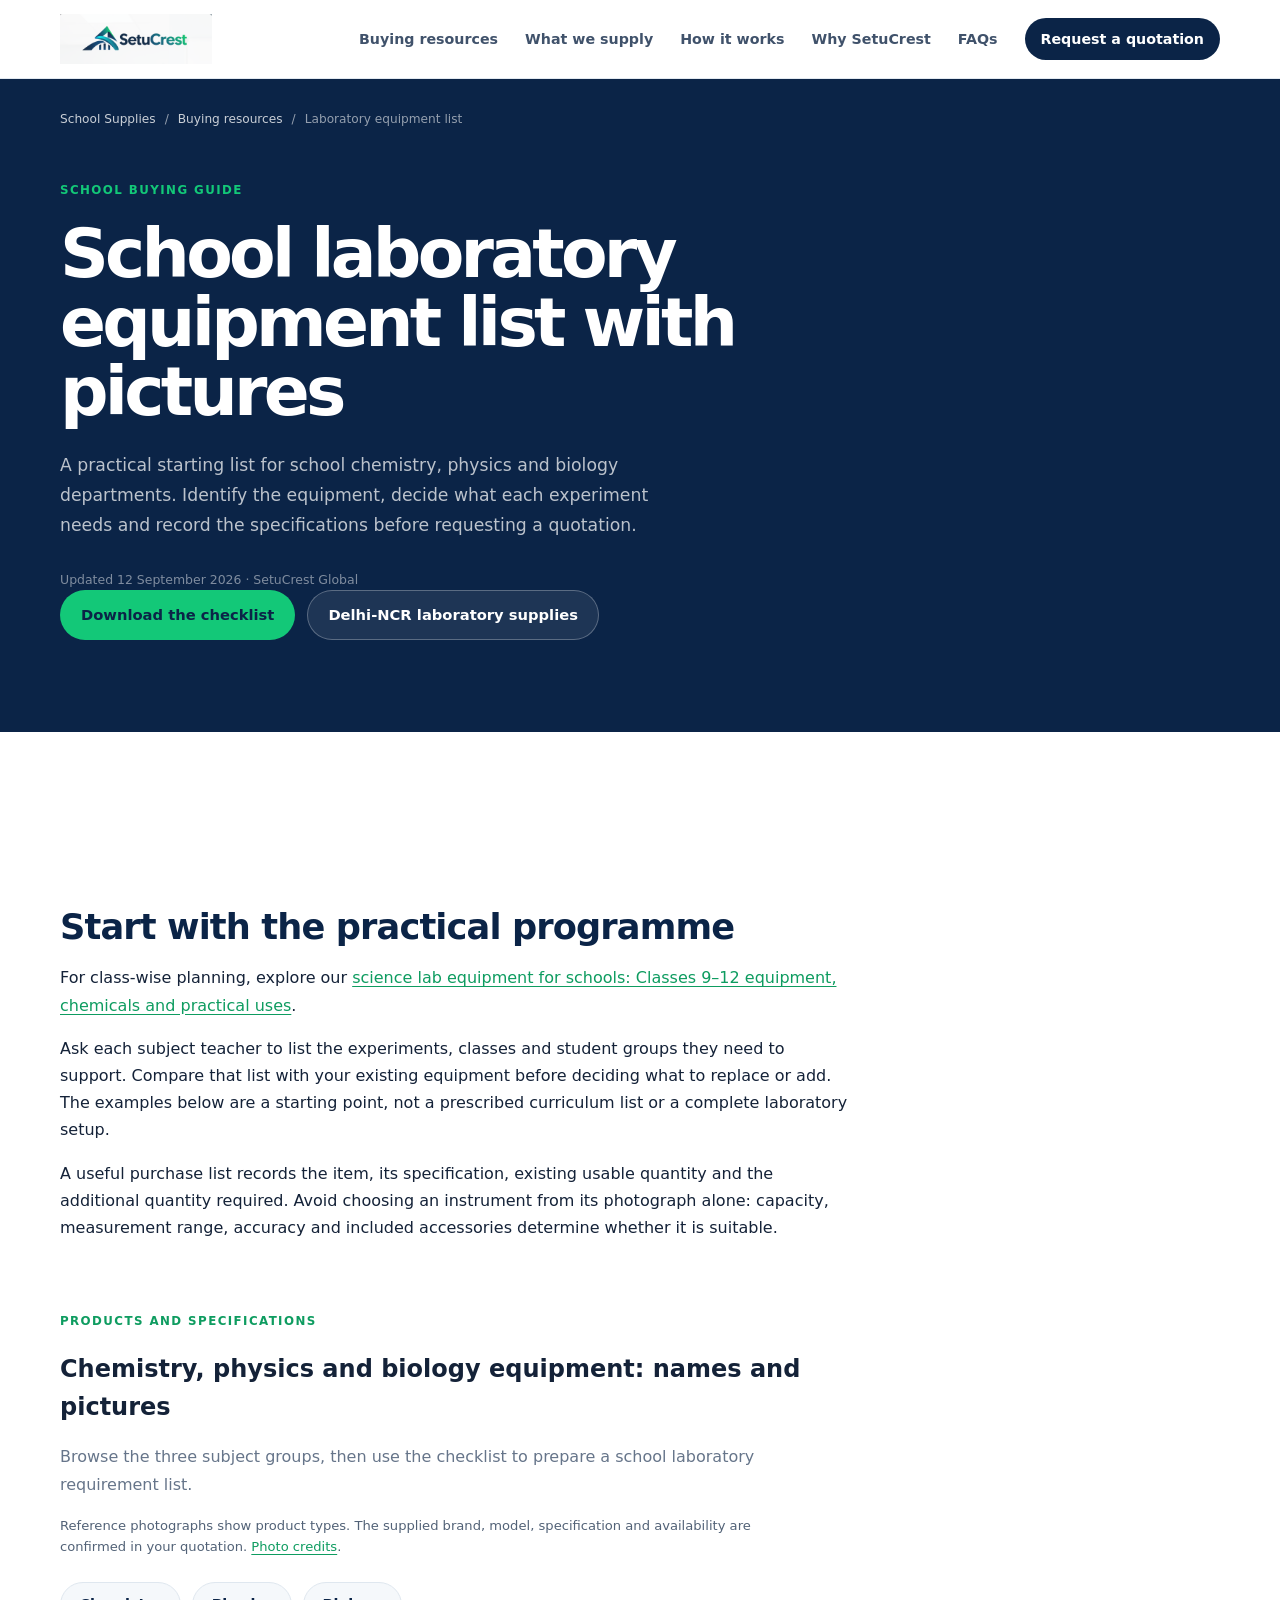
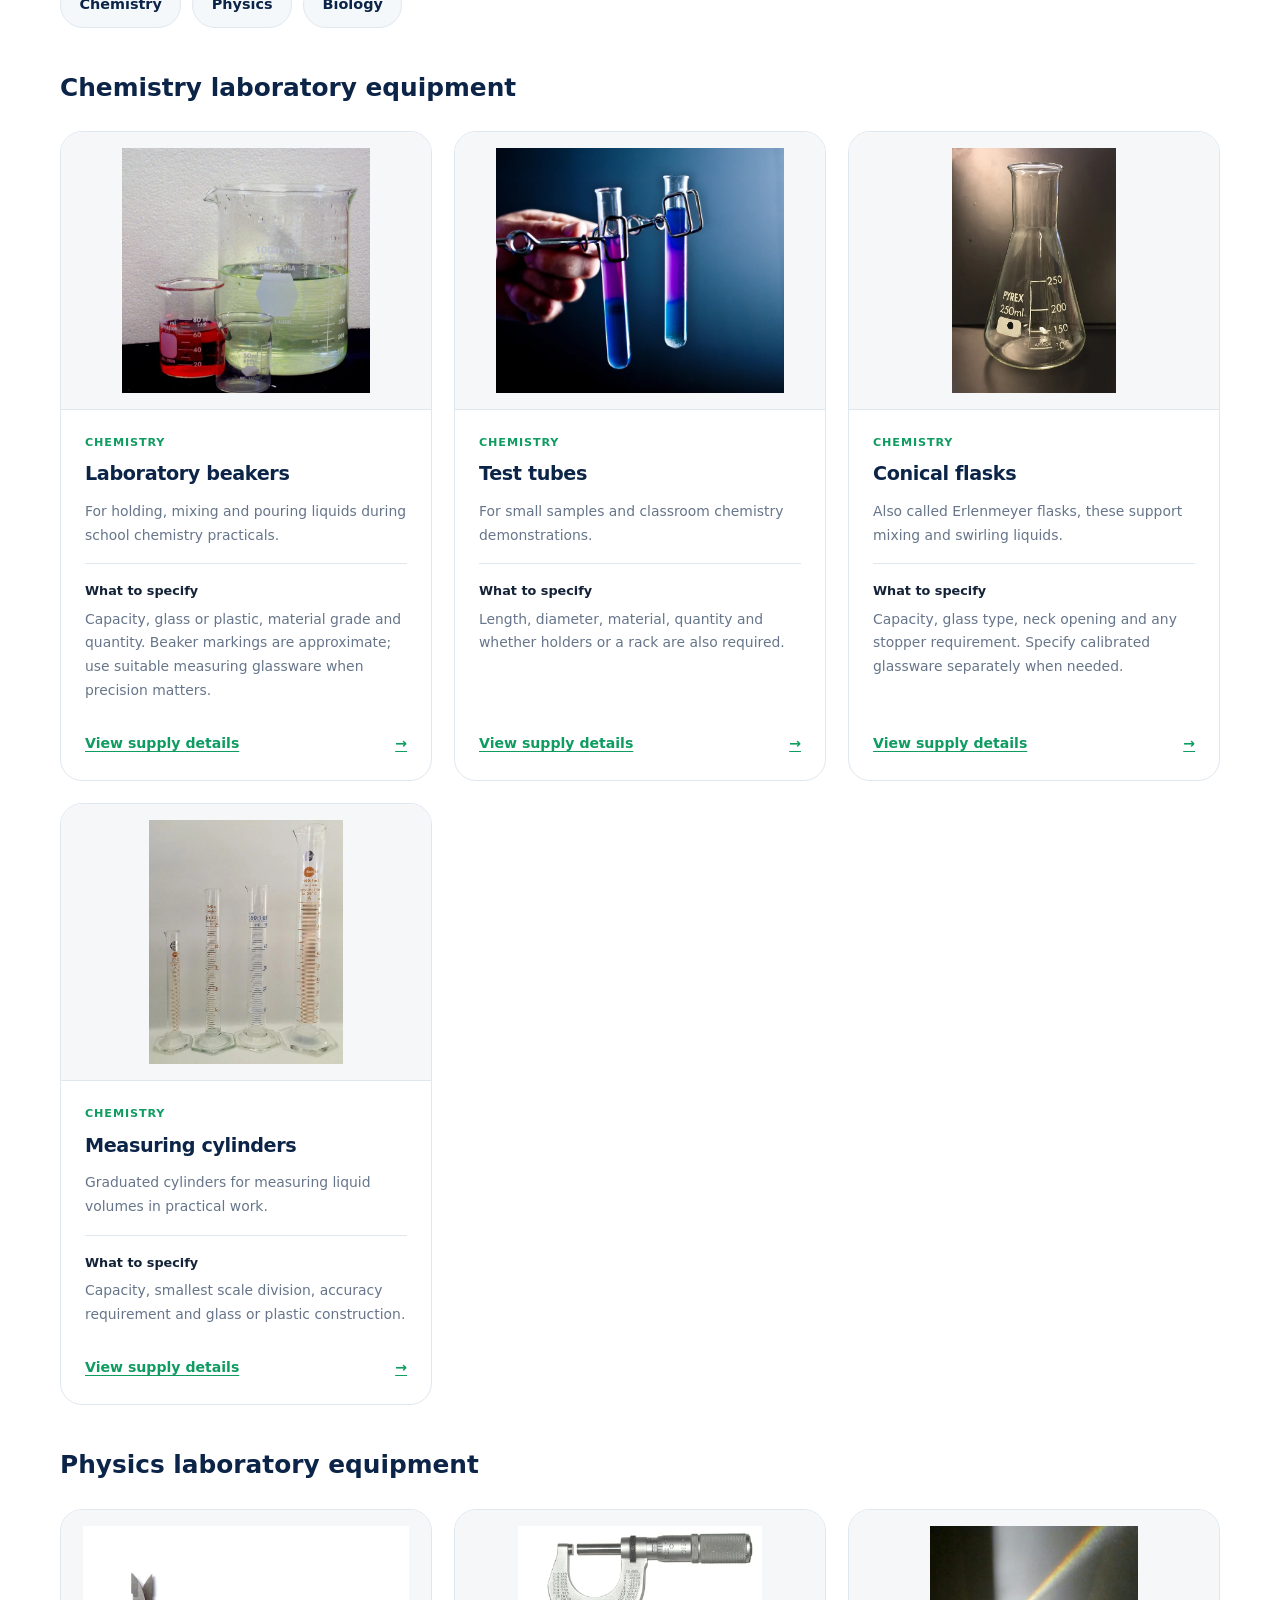
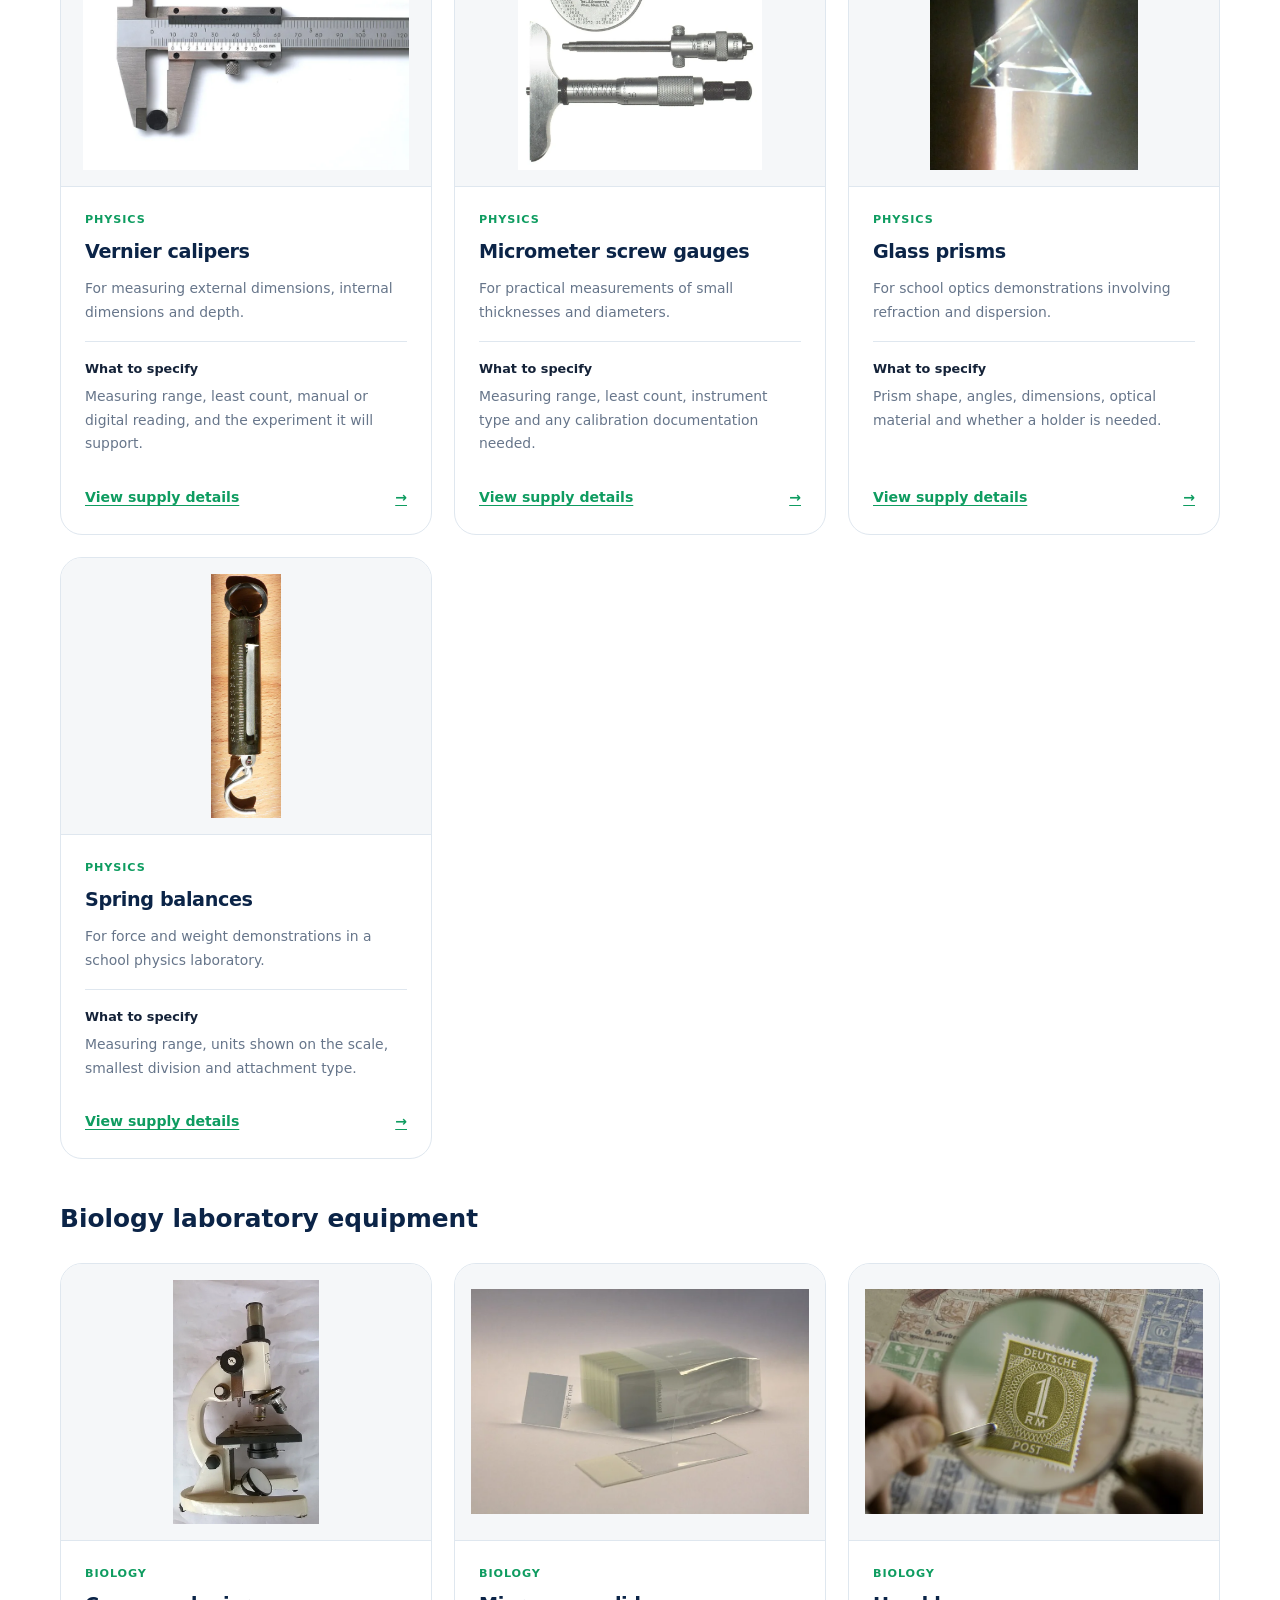
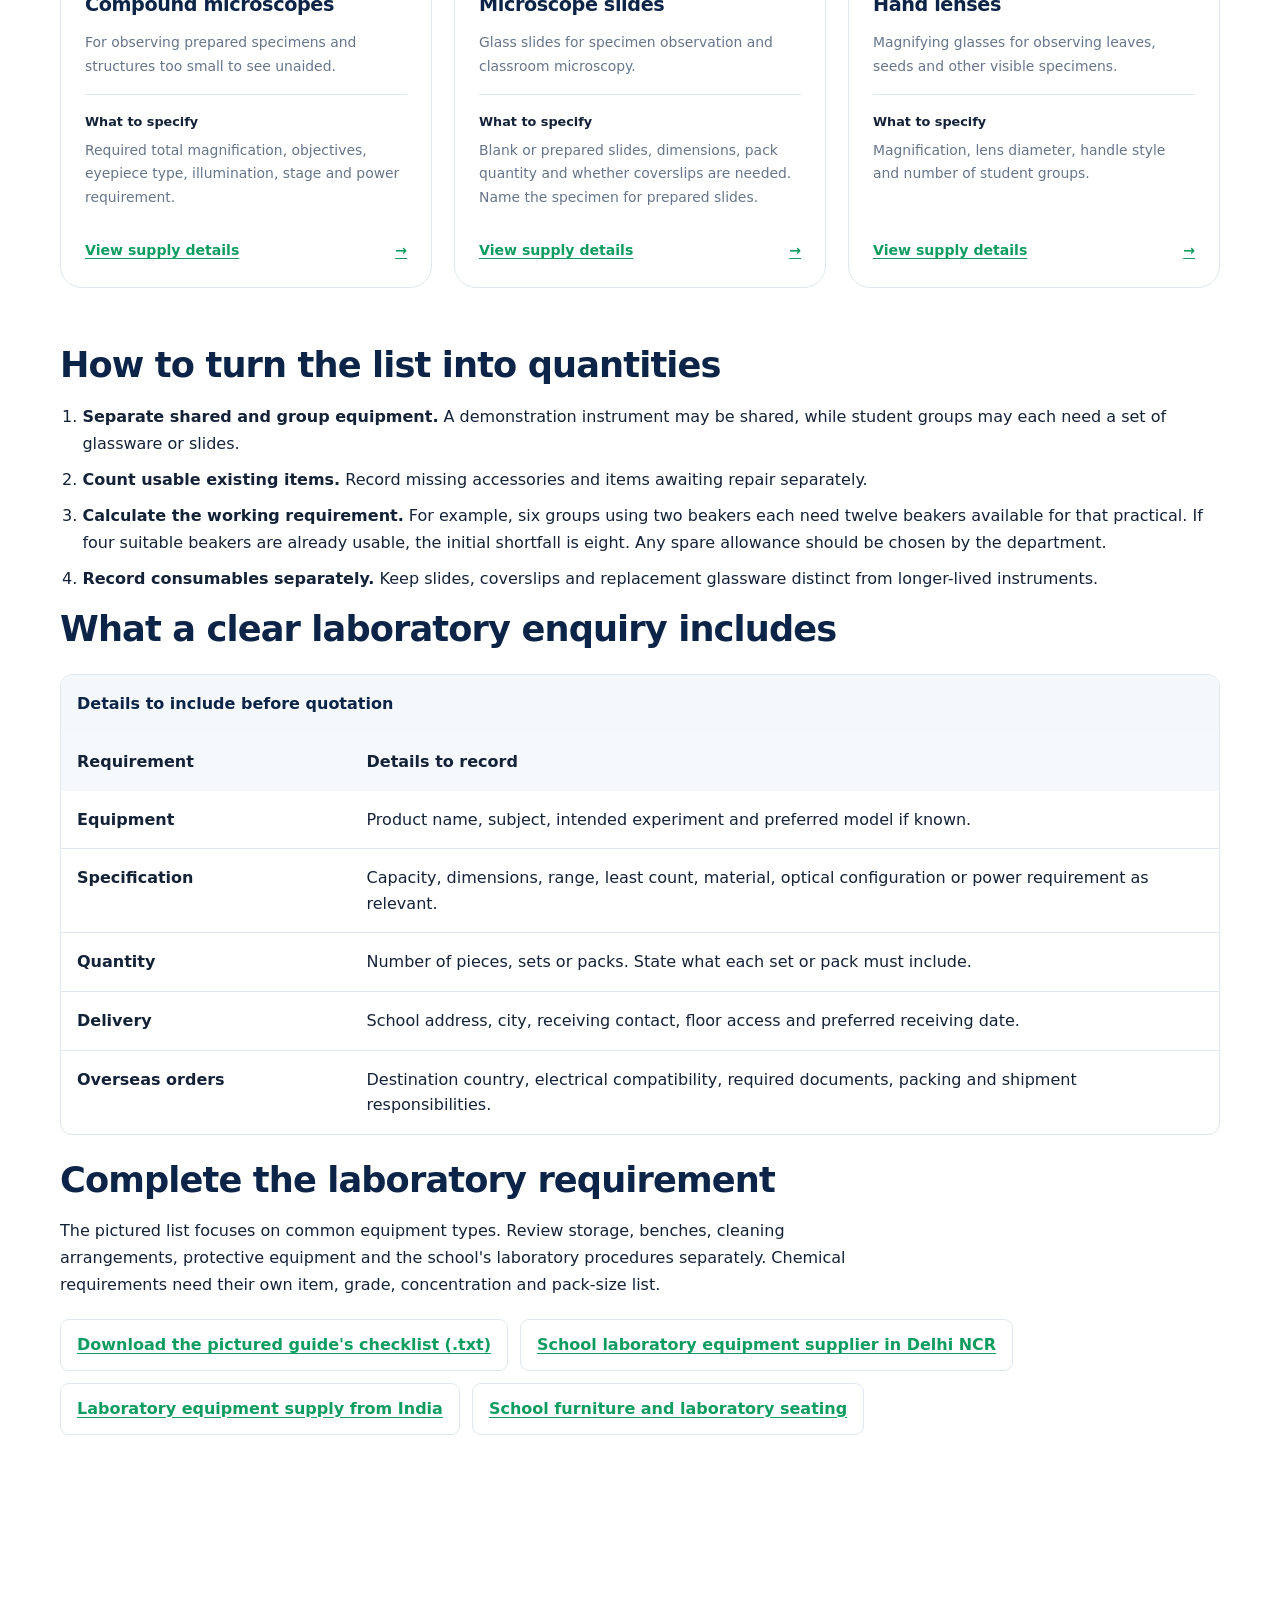
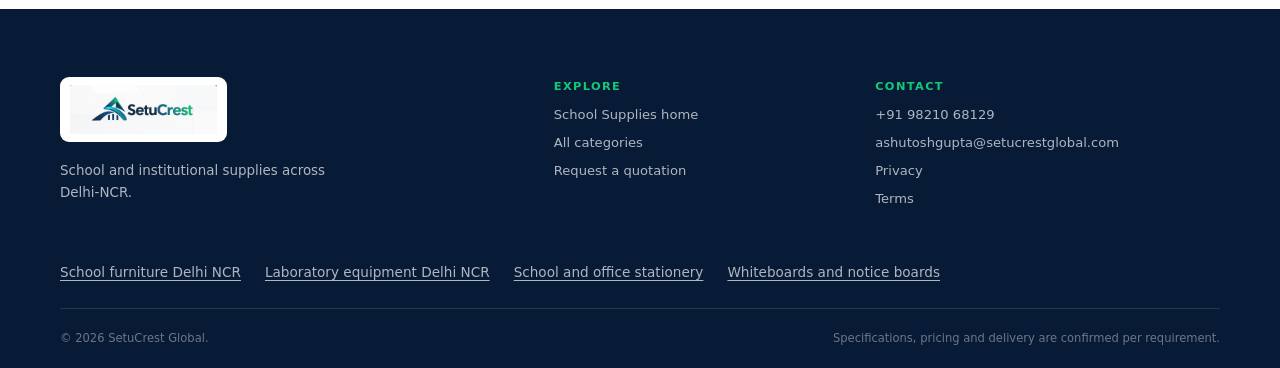
<file: resources/school-laboratory-equipment-list/index.html>
<!doctype html>
<html lang="en-IN">
<head>
  <script async src="https://www.googletagmanager.com/gtag/js?id=G-3E05BDB3VY"></script><script>window.dataLayer=window.dataLayer||[];function gtag(){dataLayer.push(arguments)}gtag('js',new Date());gtag('config','G-3E05BDB3VY');</script>
  <meta charset="utf-8"><meta name="viewport" content="width=device-width,initial-scale=1"><title>School Laboratory Equipment List with Pictures | SetuCrest</title><meta name="description" content="School laboratory equipment list with pictures for chemistry, physics and biology. Use the checklist to plan institutional purchases. Get a quotation."><meta name="robots" content="index,follow,max-image-preview:large"><link rel="canonical" href="https://school-supplies.setucrestglobal.com/resources/school-laboratory-equipment-list/"><meta property="og:type" content="website"><meta property="og:title" content="School Laboratory Equipment List with Pictures | SetuCrest"><meta property="og:url" content="https://school-supplies.setucrestglobal.com/resources/school-laboratory-equipment-list/"><meta property="og:image" content="/assets/products/school-beakers-lab-delhi.webp">
  <link rel="icon" href="/assets/setucrest-logo.webp"><!-- BEGIN GENERATED STYLES -->
<style id="critical-css">:root { --navy: #0b2447; --navy-2: #102f59; --ink: #142238; --muted: #66758a; --line: #dfe7ef; --soft: #f5f8fb; --white: #ffffff; --green: #13c878; --green-dark: #0e9c60; --cyan: #14bad0; --shadow: 0 24px 60px rgba(11, 36, 71, .12); --radius: 22px; } * { box-sizing: border-box; } html { scroll-behavior: smooth; } body { margin: 0; color: var(--ink); background: var(--white); font-family: Inter, ui-sans-serif, system-ui, -apple-system, BlinkMacSystemFont, "Segoe UI", sans-serif; font-size: 1rem; line-height: 1.6; } button, input, select, textarea { font: inherit; } a { color: inherit; text-decoration: none; } button, a { -webkit-tap-highlight-color: transparent; } img { display: block; max-width: 100%; height: auto; } .container { width: min(1160px, calc(100% - 48px)); margin: 0 auto; } .sr-only { position: absolute; width: 1px; height: 1px; padding: 0; margin: -1px; overflow: hidden; clip: rect(0, 0, 0, 0); white-space: nowrap; border: 0; } .skip-link { position: fixed; top: 12px; left: 12px; z-index: 100; padding: 10px 14px; color: var(--white); background: var(--navy); border-radius: 8px; transform: translateY(-160%); transition: transform .2s ease; } .skip-link:focus { transform: translateY(0); } .site-header { position: sticky; top: 0; z-index: 20; background: rgba(255, 255, 255, .94); border-bottom: 1px solid rgba(223, 231, 239, .9); backdrop-filter: blur(16px); } .nav-wrap { display: flex; align-items: center; justify-content: space-between; min-height: 78px; gap: 32px; } .brand { width: 152px; flex: 0 0 auto; } .brand img { width: 100%; height: auto; } .site-nav { display: flex; align-items: center; gap: 27px; font-size: .89rem; font-weight: 600; color: #40526b; } .site-nav a:not(.nav-cta) { transition: color .2s ease; } .site-nav a:not(.nav-cta):hover, .site-nav a:not(.nav-cta):focus-visible { color: var(--navy); } .nav-cta { padding: 10px 16px; color: var(--white); background: var(--navy); border-radius: 999px; transition: background .2s ease, transform .2s ease; } .nav-cta:hover, .nav-cta:focus-visible { background: var(--navy-2); transform: translateY(-1px); } .menu-toggle { display: none; padding: 8px; background: transparent; border: 0; cursor: pointer; } .menu-toggle span:not(.sr-only) { display: block; width: 22px; height: 2px; margin: 5px 0; background: var(--navy); } .hero { position: relative; overflow: hidden; color: var(--white); background: var(--navy); isolation: isolate; } .hero::before { content: ""; position: absolute; inset: 0; z-index: -2; opacity: .32; background: radial-gradient(circle at 80% 18%, rgba(20, 186, 208, .56), transparent 29%), radial-gradient(circle at 22% 86%, rgba(19, 200, 120, .24), transparent 34%); } .hero::after { content: ""; position: absolute; inset: 0; z-index: -1; opacity: .1; background-image: linear-gradient(rgba(255,255,255,.4) 1px, transparent 1px), linear-gradient(90deg, rgba(255,255,255,.4) 1px, transparent 1px); background-size: 72px 72px; mask-image: linear-gradient(to bottom, black, transparent 86%); } .hero-orb { position: absolute; border: 1px solid rgba(255,255,255,.16); border-radius: 50%; pointer-events: none; } .hero-orb-one { width: 440px; height: 440px; right: -170px; top: -220px; } .hero-orb-two { width: 600px; height: 600px; right: -250px; top: -300px; opacity: .55; } .hero-grid { display: grid; grid-template-columns: minmax(0, 1.16fr) minmax(360px, .84fr); align-items: center; gap: 84px; min-height: 594px; padding-top: 76px; padding-bottom: 90px; } .hero-copy { max-width: 700px; } .eyebrow { display: flex; align-items: center; gap: 12px; margin: 0 0 20px; color: var(--green); font-size: .74rem; font-weight: 800; letter-spacing: .12em; line-height: 1.4; text-transform: uppercase; } .eyebrow-dark { color: var(--green-dark); } .eyebrow-line { display: inline-block; width: 35px; height: 2px; background: currentColor; } h1, h2, h3, p { margin-top: 0; } h1 { max-width: 730px; margin-bottom: 24px; font-size: clamp(2.8rem, 5.7vw, 5.3rem); letter-spacing: -.055em; line-height: 1.02; } h1 span { color: #8debd0; } .hero-lede { max-width: 635px; margin-bottom: 31px; color: rgba(255,255,255,.78); font-size: 1.1rem; line-height: 1.75; } .hero-actions { display: flex; flex-wrap: wrap; align-items: center; gap: 12px; } .button { display: inline-flex; align-items: center; justify-content: center; gap: 12px; min-height: 50px; padding: 13px 20px; border: 1px solid transparent; border-radius: 999px; font-weight: 750; font-size: .92rem; line-height: 1.2; cursor: pointer; transition: transform .2s ease, background .2s ease, border-color .2s ease; } .button:hover, .button:focus-visible { transform: translateY(-2px); } .button-primary { color: var(--navy); background: var(--green); } .button-primary:hover, .button-primary:focus-visible { background: #36dc91; } .button-secondary { color: var(--white); border-color: rgba(255,255,255,.27); background: rgba(255,255,255,.08); } .button-secondary:hover, .button-secondary:focus-visible { background: rgba(255,255,255,.16); } .hero-note { margin: 22px 0 0; color: rgba(255,255,255,.52); font-size: .84rem; } .requirement-card { position: relative; padding: 33px 31px 29px; color: var(--ink); background: rgba(255,255,255,.96); border-radius: var(--radius); box-shadow: var(--shadow); } .requirement-card::before { content: ""; position: absolute; left: 31px; top: 0; width: 78px; height: 4px; background: var(--green); border-radius: 0 0 6px 6px; } .card-topline { display: flex; align-items: center; gap: 9px; margin-bottom: 25px; color: var(--green-dark); font-size: .74rem; font-weight: 800; letter-spacing: .12em; text-transform: uppercase; } .status-dot { width: 8px; height: 8px; background: var(--green); border-radius: 50%; box-shadow: 0 0 0 5px rgba(19, 200, 120, .13); } .requirement-card h2 { max-width: 280px; margin-bottom: 11px; color: var(--navy); font-size: 1.75rem; letter-spacing: -.035em; line-height: 1.16; } .requirement-card > p { margin-bottom: 24px; color: var(--muted); font-size: .92rem; line-height: 1.7; } .mini-list { display: grid; gap: 13px; padding: 19px 0; border-top: 1px solid var(--line); border-bottom: 1px solid var(--line); } .mini-list > div { display: flex; align-items: center; gap: 13px; color: #34455d; font-size: .88rem; font-weight: 650; } .mini-icon { display: inline-grid; place-items: center; width: 27px; height: 27px; color: var(--navy); background: #e6f7f1; border-radius: 8px; font-size: .68rem; font-weight: 850; } .card-link, .text-link { display: inline-flex; align-items: center; gap: 9px; margin-top: 22px; color: var(--navy); font-weight: 800; font-size: .9rem; } .card-link:hover, .text-link:hover { color: var(--green-dark); } .hero-bottom-line { position: absolute; bottom: 0; left: 0; width: 100%; height: 6px; background: linear-gradient(90deg, var(--green) 0 28%, var(--cyan) 28% 68%, transparent 68%); } .trust-strip { background: #f0f6f8; border-bottom: 1px solid var(--line); } .trust-grid { display: grid; grid-template-columns: repeat(4, 1fr); gap: 24px; padding-top: 23px; padding-bottom: 23px; } .trust-grid > div { display: grid; gap: 2px; padding-left: 17px; border-left: 2px solid #a9e6d3; } .trust-grid strong { color: var(--navy); font-size: .88rem; } .trust-grid span { color: var(--muted); font-size: .78rem; } .detail-hero { padding: 31px 0 92px; color: var(--white); background: var(--navy); } .breadcrumbs { display: flex; flex-wrap: wrap; align-items: center; gap: 9px; margin-bottom: 53px; color: rgba(255,255,255,.56); font-size: .76rem; } .breadcrumbs a { color: rgba(255,255,255,.78); } .breadcrumbs a:hover { color: var(--green); } .detail-hero-grid { display: grid; grid-template-columns: minmax(0, 1fr) minmax(360px, .84fr); gap: 78px; align-items: center; } .detail-copy { max-width: 690px; } .detail-copy h1 { max-width: 700px; margin-bottom: 23px; color: var(--white); font-size: clamp(2.75rem, 5.3vw, 5rem); letter-spacing: -.055em; line-height: 1.02; } .detail-lede { max-width: 625px; margin-bottom: 30px; color: rgba(255,255,255,.72); font-size: 1.08rem; line-height: 1.75; } .detail-note { margin: 22px 0 0; color: rgba(255,255,255,.48); font-size: .78rem; line-height: 1.6; } .detail-image { margin: 0; overflow: hidden; background: #153b61; border: 1px solid rgba(255,255,255,.18); border-radius: var(--radius); box-shadow: 0 24px 60px rgba(0,0,0,.25); } .detail-image img { display: block; width: 100%; aspect-ratio: 4 / 3; object-fit: cover; } .detail-image figcaption { padding: 13px 16px 15px; color: rgba(255,255,255,.63); background: rgba(0,0,0,.16); font-size: .74rem; line-height: 1.5; } .guide-hero .detail-copy { max-width: 900px; } .guide-hero .detail-copy h1 { max-width: 900px; } .hero-service-area { max-width: 635px; margin: -12px 0 28px; color: rgba(255,255,255,.78); font-size: 1rem; line-height: 1.75; } .section { padding: 118px 0; } @media (max-width: 980px) { .container { width: min(100% - 38px, 720px); } .site-nav { gap: 16px; font-size: .8rem; }.nav-cta { padding: 9px 13px; } .hero-grid { grid-template-columns: 1fr; gap: 48px; padding-top: 66px; }.hero-copy { max-width: 680px; }.requirement-card { max-width: 560px; } .split-heading, .process-grid, .about-grid, .enquiry-grid, .faq-grid { gap: 55px; }.split-heading { grid-template-columns: 1fr; margin-bottom: 35px; }.category-grid { grid-template-columns: repeat(2, 1fr); }.category-card-wide { grid-column: span 2; } .about-grid { grid-template-columns: 1fr; }.about-points { max-width: 700px; }.enquiry-grid { grid-template-columns: 1fr; }.enquiry-copy > p:not(.eyebrow) { max-width: 600px; }.contact-card { max-width: 500px; } .footer-main { gap: 45px; } } @media (max-width: 700px) { .container { width: min(100% - 32px, 540px); } .nav-wrap { min-height: 68px; }.brand { width: 134px; }.menu-toggle { display: block; }.site-nav { position: absolute; top: calc(100% + 1px); right: 0; left: 0; display: none; flex-direction: column; align-items: stretch; gap: 0; padding: 9px 16px 16px; background: var(--white); border-bottom: 1px solid var(--line); box-shadow: 0 18px 30px rgba(11,36,71,.08); }.site-nav.is-open { display: flex; }.site-nav a { padding: 12px 0; }.site-nav .nav-cta { margin-top: 7px; padding: 12px 16px; text-align: center; } .hero-grid { min-height: auto; padding-top: 55px; padding-bottom: 73px; }.hero-orb-one { right: -280px; }.hero-orb-two { right: -350px; }.eyebrow { font-size: .65rem; }.eyebrow-line { width: 25px; }.hero-lede { font-size: 1rem; }.hero-actions { align-items: stretch; flex-direction: column; }.hero-actions .button { width: 100%; }.requirement-card { padding: 29px 23px 25px; }.requirement-card::before { left: 23px; } .trust-grid { grid-template-columns: 1fr 1fr; gap: 18px 15px; }.trust-grid > div { padding-left: 11px; }.trust-grid strong { font-size: .78rem; }.trust-grid span { font-size: .69rem; } .section { padding: 78px 0; }.section-heading h2, .process-intro h2, .about-panel h2, .enquiry-copy h2, .faq-grid h2 { font-size: 2.25rem; }.category-grid { grid-template-columns: 1fr; }.category-card, .category-card-wide { grid-column: auto; min-height: auto; }.category-card-wide { flex-direction: column; gap: 0; }.category-card-wide a { margin-top: auto; margin-left: 0; }.category-icon { margin-bottom: 20px; }.category-card-wide.has-image .category-image { flex: 0 0 auto; width: 100%; height: 180px; min-height: 0; }.category-card-wide-copy { padding: 24px 23px 25px; } .process-grid { grid-template-columns: 1fr; }.about-points { grid-template-columns: 1fr; gap: 25px; }.about-panel { padding: 30px 24px; }.panel-rule { margin-top: 32px; } .enquiry-section { padding: 78px 0; }.enquiry-grid { grid-template-columns: 1fr; }.enquiry-form { padding: 24px 19px; }.form-intro { display: block; }.form-intro h3 { margin-bottom: 6px; }.form-row { grid-template-columns: 1fr; gap: 0; }.contact-card { align-items: flex-start; }.contact-card a { display: block; margin: 2px 0 0; }.contact-card-combined { grid-template-columns: 49px minmax(0, 1fr); }.contact-qr { grid-column: 2; margin-top: 16px !important; }.contact-qr img { width: 150px; height: 150px; }.zoho-form-frame, .zoho-form-frame iframe { height: 1450px; } .faq-grid { grid-template-columns: 1fr; gap: 37px; }.faq-list summary { font-size: .9rem; }.faq-list details p { font-size: .82rem; } .footer-main { grid-template-columns: 1fr 1fr; gap: 35px 22px; padding-top: 50px; }.footer-main > div:first-child { grid-column: span 2; }.footer-bottom { display: block; }.footer-bottom span { display: block; margin-bottom: 7px; } } @media (max-width: 980px) { .detail-hero-grid { grid-template-columns: 1fr; gap: 42px; } .detail-copy { max-width: 700px; } .detail-image { max-width: 620px; } .detail-intro-grid { grid-template-columns: 1fr; gap: 18px; } .detail-card-grid { grid-template-columns: 1fr 1fr; } .detail-card:last-child { grid-column: span 2; } .detail-check-grid { grid-template-columns: 1fr 1fr; } .detail-cta-grid { align-items: flex-start; flex-direction: column; } } @media (max-width: 700px) { .detail-hero { padding-bottom: 67px; } .breadcrumbs { margin-bottom: 35px; font-size: .7rem; } .detail-copy h1 { font-size: clamp(2.35rem, 12vw, 3.55rem); } .detail-lede { font-size: .97rem; } .detail-card-grid, .detail-check-grid { grid-template-columns: 1fr; } .detail-card, .detail-card:last-child { grid-column: auto; min-height: 0; } .detail-check-section { margin-top: 58px; padding: 28px 21px; } .detail-faq, .detail-related { margin-top: 58px; } .detail-faq-list summary { font-size: .9rem; } .detail-cta { padding: 61px 0; } } @media(max-width:700px){.buying-cards{grid-template-columns:1fr}.buying-card{padding:1.2rem}.buying-guide{margin:2.5rem 0}.buying-table th,.buying-table td{padding:.8rem}.buying-links a{width:100%}} @media print{.buying-table-wrap{overflow:visible}.buying-links a{border:0;padding:0}.buying-card{break-inside:avoid}} @media (max-width: 980px) { .product-grid { grid-template-columns: repeat(2, minmax(0, 1fr)); } } @media (max-width: 600px) { .product-catalog { margin-top: 3rem; } .product-grid { grid-template-columns: minmax(0, 1fr); gap: 20px; } .product-body { padding: 21px; } .product-photo { aspect-ratio: 3 / 2; } } @media print { .product-card { break-inside: avoid; } .product-grid { grid-template-columns: repeat(2, minmax(0, 1fr)); } .product-action, .catalog-jump { display: none; } }</style>
<link rel="stylesheet" href="/styles.css?v=46ccc3d35614" media="print" onload="this.media='all'">
<noscript><link rel="stylesheet" href="/styles.css?v=46ccc3d35614"></noscript>
<!-- END GENERATED STYLES -->
  <script>(function(c,l,a,r,i,t,y){c[a]=c[a]||function(){(c[a].q=c[a].q||[]).push(arguments)};t=l.createElement(r);t.async=1;t.src="https://www.clarity.ms/tag/"+i;y=l.getElementsByTagName(r)[0];y.parentNode.insertBefore(t,y)})(window,document,"clarity","script","ye3j85ac3u");</script>
<script type="application/ld+json">{
  "@context": "https://schema.org",
  "@type": "Article",
  "headline": "School laboratory equipment list with pictures",
  "description": "School laboratory equipment list with pictures for chemistry, physics and biology. Use the checklist to plan institutional purchases. Get a quotation.",
  "mainEntityOfPage": "https://school-supplies.setucrestglobal.com/resources/school-laboratory-equipment-list/",
  "image": [
    "/assets/products/school-beakers-lab-delhi.webp",
    "/assets/products/school-microscopes-lab-delhi.webp"
  ],
  "datePublished": "2026-09-12",
  "dateModified": "2026-09-12",
  "author": {
    "@type": "Organization",
    "name": "SetuCrest Global",
    "url": "https://school-supplies.setucrestglobal.com/"
  },
  "publisher": {
    "@type": "Organization",
    "name": "SetuCrest Global",
    "url": "https://school-supplies.setucrestglobal.com/"
  }
}</script></head><body><a class="skip-link" href="#main-content">Skip to content</a><header class="site-header"><div class="container nav-wrap"><a class="brand" href="/"><img src="/assets/setucrest-logo.webp" alt="SetuCrest Global" width="420" height="140" decoding="async"></a><button class="menu-toggle" type="button" aria-expanded="false" aria-controls="site-navigation"><span class="sr-only">Toggle navigation</span><span></span><span></span><span></span></button><nav class="site-nav" id="site-navigation"><a href="/resources/">Buying resources</a><a href="/#categories">What we supply</a><a href="/#how-it-works">How it works</a><a href="/#about">Why SetuCrest</a><a href="/#faqs">FAQs</a><a class="nav-cta" href="/#enquiry">Request a quotation</a></nav></div></header>
<main id="main-content"><section class="detail-hero guide-hero"><div class="container"><nav class="breadcrumbs" aria-label="Breadcrumb"><a href="/">School Supplies</a><span aria-hidden="true">/</span><a href="/resources/">Buying resources</a><span aria-hidden="true">/</span><span aria-current="page">Laboratory equipment list</span></nav><div class="detail-copy"><p class="eyebrow">School buying guide</p><h1>School laboratory equipment list with pictures</h1><p class="detail-lede">A practical starting list for school chemistry, physics and biology departments. Identify the equipment, decide what each experiment needs and record the specifications before requesting a quotation.</p><p class="detail-note">Updated 12 September 2026 · SetuCrest Global</p><div class="hero-actions"><a class="button button-primary" href="/downloads/school-laboratory-equipment-checklist.txt" download>Download the checklist</a><a class="button button-secondary" href="/school-laboratory-equipment-delhi-ncr/">Delhi-NCR laboratory supplies</a></div></div></div></section>
<section class="section"><div class="container"><div class="buying-guide"><h2>Start with the practical programme</h2><p class="catalog-guide-link">For class-wise planning, explore our <a href="/scientific-equipment-for-schools/">science lab equipment for schools: Classes 9–12 equipment, chemicals and practical uses</a>.</p><p>Ask each subject teacher to list the experiments, classes and student groups they need to support. Compare that list with your existing equipment before deciding what to replace or add. The examples below are a starting point, not a prescribed curriculum list or a complete laboratory setup.</p><p>A useful purchase list records the item, its specification, existing usable quantity and the additional quantity required. Avoid choosing an instrument from its photograph alone: capacity, measurement range, accuracy and included accessories determine whether it is suitable.</p></div>
<!-- BEGIN PRODUCT CATALOG -->
    <section class="product-catalog" aria-labelledby="product-catalog-title">
      <p class="eyebrow eyebrow-dark">Products and specifications</p><h2 id="product-catalog-title">Chemistry, physics and biology equipment: names and pictures</h2><p class="catalog-intro">Browse the three subject groups, then use the checklist to prepare a school laboratory requirement list.</p>
      <p class="catalog-reference">Reference photographs show product types. The supplied brand, model, specification and availability are confirmed in your quotation. <a href="/image-credits/">Photo credits</a>.</p>
      <nav class="catalog-jump" aria-label="Laboratory subjects"><a href="#catalog-chemistry">Chemistry</a> <a href="#catalog-physics">Physics</a> <a href="#catalog-biology">Biology</a></nav><section class="product-group" aria-labelledby="catalog-chemistry"><h3 id="catalog-chemistry">Chemistry laboratory equipment</h3><div class="product-grid"><article class="product-card" id="product-beakers">
      <div class="product-photo"><img src="/assets/products/school-beakers-lab-delhi.webp" alt="Laboratory glass beakers with pouring spouts and volume markings" width="800" height="790" loading="lazy" decoding="async"></div>
      <div class="product-body"><p class="product-family">Chemistry</p><h4>Laboratory beakers</h4>
      <p>For holding, mixing and pouring liquids during school chemistry practicals.</p><p class="product-spec"><strong>What to specify</strong>Capacity, glass or plastic, material grade and quantity. Beaker markings are approximate; use suitable measuring glassware when precision matters.</p><a class="product-action" href="/school-laboratory-equipment-delhi-ncr/#product-beakers">View supply details <span aria-hidden="true">→</span></a></div>
    </article><article class="product-card" id="product-test-tubes">
      <div class="product-photo"><img src="/assets/products/school-test-tubes-lab-delhi.webp" alt="Two glass test tubes held in spring clamps" width="800" height="680" loading="lazy" decoding="async"></div>
      <div class="product-body"><p class="product-family">Chemistry</p><h4>Test tubes</h4>
      <p>For small samples and classroom chemistry demonstrations.</p><p class="product-spec"><strong>What to specify</strong>Length, diameter, material, quantity and whether holders or a rack are also required.</p><a class="product-action" href="/school-laboratory-equipment-delhi-ncr/#product-test-tubes">View supply details <span aria-hidden="true">→</span></a></div>
    </article><article class="product-card" id="product-conical-flasks">
      <div class="product-photo"><img src="/assets/products/school-conical-flasks-lab-delhi.webp" alt="Clear conical laboratory flask with a narrow neck" width="539" height="800" loading="lazy" decoding="async"></div>
      <div class="product-body"><p class="product-family">Chemistry</p><h4>Conical flasks</h4>
      <p>Also called Erlenmeyer flasks, these support mixing and swirling liquids.</p><p class="product-spec"><strong>What to specify</strong>Capacity, glass type, neck opening and any stopper requirement. Specify calibrated glassware separately when needed.</p><a class="product-action" href="/school-laboratory-equipment-delhi-ncr/#product-conical-flasks">View supply details <span aria-hidden="true">→</span></a></div>
    </article><article class="product-card" id="product-measuring-cylinders">
      <div class="product-photo"><img src="/assets/products/school-measuring-cylinders-lab-delhi.webp" alt="Graduated measuring cylinders in different capacities" width="583" height="733" loading="lazy" decoding="async"></div>
      <div class="product-body"><p class="product-family">Chemistry</p><h4>Measuring cylinders</h4>
      <p>Graduated cylinders for measuring liquid volumes in practical work.</p><p class="product-spec"><strong>What to specify</strong>Capacity, smallest scale division, accuracy requirement and glass or plastic construction.</p><a class="product-action" href="/school-laboratory-equipment-delhi-ncr/#product-measuring-cylinders">View supply details <span aria-hidden="true">→</span></a></div>
    </article></div></section><section class="product-group" aria-labelledby="catalog-physics"><h3 id="catalog-physics">Physics laboratory equipment</h3><div class="product-grid"><article class="product-card" id="product-vernier-calipers">
      <div class="product-photo"><img src="/assets/products/school-vernier-calipers-lab-delhi.webp" alt="Close view of a vernier caliper and its measurement scale" width="800" height="600" loading="lazy" decoding="async"></div>
      <div class="product-body"><p class="product-family">Physics</p><h4>Vernier calipers</h4>
      <p>For measuring external dimensions, internal dimensions and depth.</p><p class="product-spec"><strong>What to specify</strong>Measuring range, least count, manual or digital reading, and the experiment it will support.</p><a class="product-action" href="/school-laboratory-equipment-delhi-ncr/#product-vernier-calipers">View supply details <span aria-hidden="true">→</span></a></div>
    </article><article class="product-card" id="product-micrometers">
      <div class="product-photo"><img src="/assets/products/school-micrometers-lab-delhi.webp" alt="Mechanical micrometer screw gauges in several sizes" width="800" height="800" loading="lazy" decoding="async"></div>
      <div class="product-body"><p class="product-family">Physics</p><h4>Micrometer screw gauges</h4>
      <p>For practical measurements of small thicknesses and diameters.</p><p class="product-spec"><strong>What to specify</strong>Measuring range, least count, instrument type and any calibration documentation needed.</p><a class="product-action" href="/school-laboratory-equipment-delhi-ncr/#product-micrometers">View supply details <span aria-hidden="true">→</span></a></div>
    </article><article class="product-card" id="product-prisms">
      <div class="product-photo"><img src="/assets/products/school-prisms-lab-delhi.webp" alt="Triangular transparent glass prism for optics demonstrations" width="558" height="653" loading="lazy" decoding="async"></div>
      <div class="product-body"><p class="product-family">Physics</p><h4>Glass prisms</h4>
      <p>For school optics demonstrations involving refraction and dispersion.</p><p class="product-spec"><strong>What to specify</strong>Prism shape, angles, dimensions, optical material and whether a holder is needed.</p><a class="product-action" href="/school-laboratory-equipment-delhi-ncr/#product-prisms">View supply details <span aria-hidden="true">→</span></a></div>
    </article><article class="product-card" id="product-spring-balances">
      <div class="product-photo"><img src="/assets/products/school-spring-balances-lab-delhi.webp" alt="Hanging spring balance with a scale and lower hook" width="226" height="800" loading="lazy" decoding="async"></div>
      <div class="product-body"><p class="product-family">Physics</p><h4>Spring balances</h4>
      <p>For force and weight demonstrations in a school physics laboratory.</p><p class="product-spec"><strong>What to specify</strong>Measuring range, units shown on the scale, smallest division and attachment type.</p><a class="product-action" href="/school-laboratory-equipment-delhi-ncr/#product-spring-balances">View supply details <span aria-hidden="true">→</span></a></div>
    </article></div></section><section class="product-group" aria-labelledby="catalog-biology"><h3 id="catalog-biology">Biology laboratory equipment</h3><div class="product-grid"><article class="product-card" id="product-microscopes">
      <div class="product-photo"><img src="/assets/products/school-microscopes-lab-delhi.webp" alt="Monocular compound microscope with objective lenses and a specimen stage" width="480" height="800" loading="lazy" decoding="async"></div>
      <div class="product-body"><p class="product-family">Biology</p><h4>Compound microscopes</h4>
      <p>For observing prepared specimens and structures too small to see unaided.</p><p class="product-spec"><strong>What to specify</strong>Required total magnification, objectives, eyepiece type, illumination, stage and power requirement.</p><a class="product-action" href="/school-laboratory-equipment-delhi-ncr/#product-microscopes">View supply details <span aria-hidden="true">→</span></a></div>
    </article><article class="product-card" id="product-microscope-slides">
      <div class="product-photo"><img src="/assets/products/school-microscope-slides-lab-delhi.webp" alt="Glass microscope slides with a storage box" width="800" height="533" loading="lazy" decoding="async"></div>
      <div class="product-body"><p class="product-family">Biology</p><h4>Microscope slides</h4>
      <p>Glass slides for specimen observation and classroom microscopy.</p><p class="product-spec"><strong>What to specify</strong>Blank or prepared slides, dimensions, pack quantity and whether coverslips are needed. Name the specimen for prepared slides.</p><a class="product-action" href="/school-laboratory-equipment-delhi-ncr/#product-microscope-slides">View supply details <span aria-hidden="true">→</span></a></div>
    </article><article class="product-card" id="product-magnifying-glasses">
      <div class="product-photo"><img src="/assets/products/school-magnifying-glasses-lab-delhi.webp" alt="Handheld magnifying glass with a round lens" width="800" height="533" loading="lazy" decoding="async"></div>
      <div class="product-body"><p class="product-family">Biology</p><h4>Hand lenses</h4>
      <p>Magnifying glasses for observing leaves, seeds and other visible specimens.</p><p class="product-spec"><strong>What to specify</strong>Magnification, lens diameter, handle style and number of student groups.</p><a class="product-action" href="/school-laboratory-equipment-delhi-ncr/#product-magnifying-glasses">View supply details <span aria-hidden="true">→</span></a></div>
    </article></div></section>
    </section>
    <!-- END PRODUCT CATALOG -->
<div class="buying-guide"><h2>How to turn the list into quantities</h2><ol><li><strong>Separate shared and group equipment.</strong> A demonstration instrument may be shared, while student groups may each need a set of glassware or slides.</li><li><strong>Count usable existing items.</strong> Record missing accessories and items awaiting repair separately.</li><li><strong>Calculate the working requirement.</strong> For example, six groups using two beakers each need twelve beakers available for that practical. If four suitable beakers are already usable, the initial shortfall is eight. Any spare allowance should be chosen by the department.</li><li><strong>Record consumables separately.</strong> Keep slides, coverslips and replacement glassware distinct from longer-lived instruments.</li></ol>
<h2>What a clear laboratory enquiry includes</h2><div class="buying-table-wrap" role="region" aria-label="Laboratory enquiry checklist" tabindex="0"><table class="buying-table"><caption>Details to include before quotation</caption><thead><tr><th scope="col">Requirement</th><th scope="col">Details to record</th></tr></thead><tbody><tr><th scope="row">Equipment</th><td>Product name, subject, intended experiment and preferred model if known.</td></tr><tr><th scope="row">Specification</th><td>Capacity, dimensions, range, least count, material, optical configuration or power requirement as relevant.</td></tr><tr><th scope="row">Quantity</th><td>Number of pieces, sets or packs. State what each set or pack must include.</td></tr><tr><th scope="row">Delivery</th><td>School address, city, receiving contact, floor access and preferred receiving date.</td></tr><tr><th scope="row">Overseas orders</th><td>Destination country, electrical compatibility, required documents, packing and shipment responsibilities.</td></tr></tbody></table></div>
<h2>Complete the laboratory requirement</h2><p>The pictured list focuses on common equipment types. Review storage, benches, cleaning arrangements, protective equipment and the school's laboratory procedures separately. Chemical requirements need their own item, grade, concentration and pack-size list.</p><div class="buying-links"><a href="/downloads/school-laboratory-equipment-checklist.txt" download>Download the pictured guide's checklist (.txt)</a><a href="/school-laboratory-equipment-delhi-ncr/">School laboratory equipment supplier in Delhi NCR</a><a href="/school-laboratory-equipment/">Laboratory equipment supply from India</a><a href="/school-furniture-delhi-ncr/">School furniture and laboratory seating</a></div></div></div></section></main><footer class="site-footer"><div class="container footer-main"><div><a class="footer-brand" href="/"><img src="/assets/setucrest-logo.webp" alt="SetuCrest Global" width="420" height="140" decoding="async"></a><p>School and institutional supplies across Delhi-NCR.</p></div><div><p class="footer-label">Explore</p><div class="footer-links"><a href="/">School Supplies home</a><a href="/#categories">All categories</a><a href="/#enquiry">Request a quotation</a></div></div><div><p class="footer-label">Contact</p><div class="footer-links"><a href="tel:+919821068129">+91 98210 68129</a><a href="mailto:ashutoshgupta@setucrestglobal.com">ashutoshgupta@setucrestglobal.com</a><a href="https://setucrestglobal.com/privacy/">Privacy</a><a href="https://setucrestglobal.com/terms/">Terms</a></div></div></div><div class="container"><nav class="footer-supply-links" aria-label="School supply categories"><a href="/school-furniture-delhi-ncr/">School furniture Delhi NCR</a><a href="/school-laboratory-equipment-delhi-ncr/">Laboratory equipment Delhi NCR</a><a href="/school-stationery-classroom-supplies-delhi-ncr/">School and office stationery</a><a href="/school-whiteboards-notice-boards-delhi-ncr/">Whiteboards and notice boards</a></nav></div><div class="container footer-bottom"><span>© <span id="current-year">2026</span> SetuCrest Global.</span><span>Specifications, pricing and delivery are confirmed per requirement.</span></div></footer><script src="/script.js" defer></script></body></html>
</file>
<file: styles.css>
:root {
  --navy: #0b2447;
  --navy-2: #102f59;
  --ink: #142238;
  --muted: #66758a;
  --line: #dfe7ef;
  --soft: #f5f8fb;
  --white: #ffffff;
  --green: #13c878;
  --green-dark: #0e9c60;
  --cyan: #14bad0;
  --shadow: 0 24px 60px rgba(11, 36, 71, .12);
  --radius: 22px;
}

* { box-sizing: border-box; }
html { scroll-behavior: smooth; }
body { margin: 0; color: var(--ink); background: var(--white); font-family: Inter, ui-sans-serif, system-ui, -apple-system, BlinkMacSystemFont, "Segoe UI", sans-serif; font-size: 1rem; line-height: 1.6; }
button, input, select, textarea { font: inherit; }
a { color: inherit; text-decoration: none; }
button, a { -webkit-tap-highlight-color: transparent; }
img { display: block; max-width: 100%; height: auto; }
.container { width: min(1160px, calc(100% - 48px)); margin: 0 auto; }
.sr-only { position: absolute; width: 1px; height: 1px; padding: 0; margin: -1px; overflow: hidden; clip: rect(0, 0, 0, 0); white-space: nowrap; border: 0; }
.skip-link { position: fixed; top: 12px; left: 12px; z-index: 100; padding: 10px 14px; color: var(--white); background: var(--navy); border-radius: 8px; transform: translateY(-160%); transition: transform .2s ease; }
.skip-link:focus { transform: translateY(0); }

.site-header { position: sticky; top: 0; z-index: 20; background: rgba(255, 255, 255, .94); border-bottom: 1px solid rgba(223, 231, 239, .9); backdrop-filter: blur(16px); }
.nav-wrap { display: flex; align-items: center; justify-content: space-between; min-height: 78px; gap: 32px; }
.brand { width: 152px; flex: 0 0 auto; }
.brand img { width: 100%; height: auto; }
.site-nav { display: flex; align-items: center; gap: 27px; font-size: .89rem; font-weight: 600; color: #40526b; }
.site-nav a:not(.nav-cta) { transition: color .2s ease; }
.site-nav a:not(.nav-cta):hover, .site-nav a:not(.nav-cta):focus-visible { color: var(--navy); }
.nav-cta { padding: 10px 16px; color: var(--white); background: var(--navy); border-radius: 999px; transition: background .2s ease, transform .2s ease; }
.nav-cta:hover, .nav-cta:focus-visible { background: var(--navy-2); transform: translateY(-1px); }
.menu-toggle { display: none; padding: 8px; background: transparent; border: 0; cursor: pointer; }
.menu-toggle span:not(.sr-only) { display: block; width: 22px; height: 2px; margin: 5px 0; background: var(--navy); }

.hero { position: relative; overflow: hidden; color: var(--white); background: var(--navy); isolation: isolate; }
.hero::before { content: ""; position: absolute; inset: 0; z-index: -2; opacity: .32; background: radial-gradient(circle at 80% 18%, rgba(20, 186, 208, .56), transparent 29%), radial-gradient(circle at 22% 86%, rgba(19, 200, 120, .24), transparent 34%); }
.hero::after { content: ""; position: absolute; inset: 0; z-index: -1; opacity: .1; background-image: linear-gradient(rgba(255,255,255,.4) 1px, transparent 1px), linear-gradient(90deg, rgba(255,255,255,.4) 1px, transparent 1px); background-size: 72px 72px; mask-image: linear-gradient(to bottom, black, transparent 86%); }
.hero-orb { position: absolute; border: 1px solid rgba(255,255,255,.16); border-radius: 50%; pointer-events: none; }
.hero-orb-one { width: 440px; height: 440px; right: -170px; top: -220px; }
.hero-orb-two { width: 600px; height: 600px; right: -250px; top: -300px; opacity: .55; }
.hero-grid { display: grid; grid-template-columns: minmax(0, 1.16fr) minmax(360px, .84fr); align-items: center; gap: 84px; min-height: 594px; padding-top: 76px; padding-bottom: 90px; }
.hero-copy { max-width: 700px; }
.eyebrow { display: flex; align-items: center; gap: 12px; margin: 0 0 20px; color: var(--green); font-size: .74rem; font-weight: 800; letter-spacing: .12em; line-height: 1.4; text-transform: uppercase; }
.eyebrow-dark { color: var(--green-dark); }
.eyebrow-line { display: inline-block; width: 35px; height: 2px; background: currentColor; }
h1, h2, h3, p { margin-top: 0; }
h1 { max-width: 730px; margin-bottom: 24px; font-size: clamp(2.8rem, 5.7vw, 5.3rem); letter-spacing: -.055em; line-height: 1.02; }
h1 span { color: #8debd0; }
.hero-lede { max-width: 635px; margin-bottom: 31px; color: rgba(255,255,255,.78); font-size: 1.1rem; line-height: 1.75; }
.hero-actions { display: flex; flex-wrap: wrap; align-items: center; gap: 12px; }
.button { display: inline-flex; align-items: center; justify-content: center; gap: 12px; min-height: 50px; padding: 13px 20px; border: 1px solid transparent; border-radius: 999px; font-weight: 750; font-size: .92rem; line-height: 1.2; cursor: pointer; transition: transform .2s ease, background .2s ease, border-color .2s ease; }
.button:hover, .button:focus-visible { transform: translateY(-2px); }
.button-primary { color: var(--navy); background: var(--green); }
.button-primary:hover, .button-primary:focus-visible { background: #36dc91; }
.button-secondary { color: var(--white); border-color: rgba(255,255,255,.27); background: rgba(255,255,255,.08); }
.button-secondary:hover, .button-secondary:focus-visible { background: rgba(255,255,255,.16); }
.hero-note { margin: 22px 0 0; color: rgba(255,255,255,.52); font-size: .84rem; }
.requirement-card { position: relative; padding: 33px 31px 29px; color: var(--ink); background: rgba(255,255,255,.96); border-radius: var(--radius); box-shadow: var(--shadow); }
.requirement-card::before { content: ""; position: absolute; left: 31px; top: 0; width: 78px; height: 4px; background: var(--green); border-radius: 0 0 6px 6px; }
.card-topline { display: flex; align-items: center; gap: 9px; margin-bottom: 25px; color: var(--green-dark); font-size: .74rem; font-weight: 800; letter-spacing: .12em; text-transform: uppercase; }
.status-dot { width: 8px; height: 8px; background: var(--green); border-radius: 50%; box-shadow: 0 0 0 5px rgba(19, 200, 120, .13); }
.requirement-card h2 { max-width: 280px; margin-bottom: 11px; color: var(--navy); font-size: 1.75rem; letter-spacing: -.035em; line-height: 1.16; }
.requirement-card > p { margin-bottom: 24px; color: var(--muted); font-size: .92rem; line-height: 1.7; }
.mini-list { display: grid; gap: 13px; padding: 19px 0; border-top: 1px solid var(--line); border-bottom: 1px solid var(--line); }
.mini-list > div { display: flex; align-items: center; gap: 13px; color: #34455d; font-size: .88rem; font-weight: 650; }
.mini-icon { display: inline-grid; place-items: center; width: 27px; height: 27px; color: var(--navy); background: #e6f7f1; border-radius: 8px; font-size: .68rem; font-weight: 850; }
.card-link, .text-link { display: inline-flex; align-items: center; gap: 9px; margin-top: 22px; color: var(--navy); font-weight: 800; font-size: .9rem; }
.card-link:hover, .text-link:hover { color: var(--green-dark); }
.hero-bottom-line { position: absolute; bottom: 0; left: 0; width: 100%; height: 6px; background: linear-gradient(90deg, var(--green) 0 28%, var(--cyan) 28% 68%, transparent 68%); }

.trust-strip { background: #f0f6f8; border-bottom: 1px solid var(--line); }
.trust-grid { display: grid; grid-template-columns: repeat(4, 1fr); gap: 24px; padding-top: 23px; padding-bottom: 23px; }
.trust-grid > div { display: grid; gap: 2px; padding-left: 17px; border-left: 2px solid #a9e6d3; }
.trust-grid strong { color: var(--navy); font-size: .88rem; }
.trust-grid span { color: var(--muted); font-size: .78rem; }

.section { padding: 118px 0; }
.split-heading { display: grid; grid-template-columns: minmax(0, 1fr) minmax(280px, .7fr); align-items: end; gap: 80px; margin-bottom: 53px; }
.section-heading h2, .process-intro h2, .about-panel h2, .enquiry-copy h2, .faq-grid h2 { margin-bottom: 15px; color: var(--navy); font-size: clamp(2.15rem, 4vw, 3.6rem); letter-spacing: -.05em; line-height: 1.06; }
.split-heading > p { margin-bottom: 6px; color: var(--muted); line-height: 1.75; }
.category-grid { display: grid; grid-template-columns: repeat(3, 1fr); gap: 17px; }
.category-card { position: relative; display: flex; flex-direction: column; min-height: 335px; padding: 29px 27px 25px; background: var(--white); border: 1px solid var(--line); border-radius: 16px; transition: transform .2s ease, box-shadow .2s ease, border-color .2s ease; }
.category-card:hover { transform: translateY(-5px); border-color: #b9d8dc; box-shadow: 0 18px 35px rgba(11,36,71,.09); }
.category-card-featured { color: var(--white); background: var(--navy); border-color: var(--navy); }
.category-card-featured h3, .category-card-featured p:not(.category-number) { color: var(--white); }
.category-card-featured p:not(.category-number) { color: rgba(255,255,255,.67); }
.category-card-wide { grid-column: span 2; min-height: 214px; flex-direction: row; align-items: flex-start; gap: 28px; }
.category-card-wide .category-icon { flex: 0 0 auto; }
.category-card-wide a { margin-top: 4px; margin-left: auto; white-space: nowrap; }
.category-card-wide.has-image { gap: 0; align-items: stretch; padding: 0; }
.category-card-wide.has-image .category-image { flex: 0 0 34%; width: 34%; height: auto; min-height: 214px; margin: 0; }
.category-card-wide-copy { display: flex; flex-direction: column; align-items: flex-start; padding: 29px 27px 25px; }
.category-card-wide.has-image .category-card-wide-copy a { margin-top: auto; margin-left: 0; }
.category-card.has-image { overflow: hidden; padding-top: 0; }
.category-image { height: 165px; margin: 0 -27px 23px; overflow: hidden; background: #eaf1f3; }
.category-image img { display: block; width: 100%; height: 100%; object-fit: cover; }
.category-card.has-image .category-number, .category-card.has-image h3, .category-card.has-image p:not(.category-number), .category-card.has-image a { margin-left: 0; margin-right: 0; }
.category-card-featured.has-image .category-image { background: #173b61; }
.category-card-featured.has-image h3 { color: var(--white); }
.category-card-featured.has-image a { color: var(--green); }
.category-icon { position: relative; width: 49px; height: 49px; margin-bottom: 25px; color: var(--navy); background: #eaf8f3; border-radius: 14px; }
.category-card-featured .category-icon { color: var(--navy); background: rgba(255,255,255,.9); }
.category-number { margin-bottom: 7px; color: var(--green-dark); font-size: .71rem; font-weight: 850; letter-spacing: .1em; }
.category-card-featured .category-number { color: var(--green); }
.category-card h3 { max-width: 240px; margin-bottom: 9px; color: var(--navy); font-size: 1.28rem; letter-spacing: -.03em; line-height: 1.18; }
.category-card > div + .category-number { margin-top: 0; }
.category-card p:not(.category-number) { margin-bottom: 18px; color: var(--muted); font-size: .88rem; line-height: 1.65; }
.category-card a { display: inline-flex; align-items: center; gap: 8px; margin-top: auto; color: var(--green-dark); font-size: .83rem; font-weight: 800; }
.category-card-featured a { color: var(--green); }

/* Small CSS illustrations support the product cards without external image dependencies. */
.icon-board::before { content: ""; position: absolute; left: 12px; top: 12px; width: 25px; height: 17px; border: 2px solid currentColor; border-radius: 3px; }
.icon-board span::before, .icon-board span::after { content: ""; position: absolute; left: 17px; bottom: 11px; width: 2px; height: 9px; background: currentColor; }
.icon-board span::after { left: 30px; }
.icon-board i { position: absolute; left: 17px; bottom: 8px; width: 15px; height: 2px; background: currentColor; }
.icon-flask::before { content: ""; position: absolute; left: 20px; top: 10px; width: 9px; height: 14px; border: 2px solid currentColor; border-top: 0; }
.icon-flask::after { content: ""; position: absolute; left: 17px; top: 24px; width: 16px; height: 10px; border: 2px solid currentColor; border-top: 0; border-radius: 0 0 8px 8px; transform: skew(-15deg); }
.icon-flask span { position: absolute; left: 18px; top: 8px; width: 13px; height: 2px; background: currentColor; }
.icon-palette::before { content: ""; position: absolute; left: 11px; top: 13px; width: 27px; height: 23px; border: 2px solid currentColor; border-radius: 50% 45% 50% 35%; }
.icon-palette span, .icon-palette i, .icon-palette b { position: absolute; width: 4px; height: 4px; background: currentColor; border-radius: 50%; }
.icon-palette span { left: 18px; top: 18px; }.icon-palette i { left: 27px; top: 16px; }.icon-palette b { left: 31px; top: 25px; }
.icon-sport::before { content: ""; position: absolute; left: 13px; top: 13px; width: 23px; height: 23px; border: 2px solid currentColor; border-radius: 50%; }
.icon-sport span::before, .icon-sport span::after { content: ""; position: absolute; left: 24px; top: 14px; width: 2px; height: 21px; background: currentColor; transform: rotate(45deg); }
.icon-sport span::after { transform: rotate(-45deg); }
.icon-chair::before { content: ""; position: absolute; left: 13px; top: 13px; width: 23px; height: 13px; border: 2px solid currentColor; border-radius: 3px; }
.icon-chair span::before, .icon-chair span::after { content: ""; position: absolute; left: 16px; top: 28px; width: 2px; height: 10px; background: currentColor; transform: rotate(10deg); }.icon-chair span::after { left: 32px; transform: rotate(-10deg); }
.icon-chair i { position: absolute; left: 13px; top: 25px; width: 23px; height: 2px; background: currentColor; }
.icon-care::before { content: "+"; position: absolute; inset: 8px; display: grid; place-items: center; border: 2px solid currentColor; border-radius: 50%; font-size: 23px; font-weight: 500; line-height: 1; }
.icon-print::before { content: ""; position: absolute; left: 13px; top: 17px; width: 23px; height: 16px; border: 2px solid currentColor; border-radius: 3px; }.icon-print span::before { content: ""; position: absolute; left: 17px; top: 10px; width: 15px; height: 11px; border: 2px solid currentColor; background: #eaf8f3; }.icon-print i { position: absolute; left: 18px; bottom: 8px; width: 14px; height: 5px; border-top: 2px solid currentColor; border-bottom: 2px solid currentColor; }

.process-section { background: var(--soft); border-top: 1px solid var(--line); border-bottom: 1px solid var(--line); }
.process-grid { display: grid; grid-template-columns: minmax(280px, .74fr) minmax(0, 1.26fr); gap: 120px; }
.process-intro > p:not(.eyebrow) { max-width: 355px; margin-bottom: 0; color: var(--muted); line-height: 1.75; }
.process-intro .text-link { margin-top: 28px; }
.process-list { display: grid; gap: 0; }
.process-step { display: grid; grid-template-columns: 55px 1fr; gap: 23px; padding: 0 0 29px; margin-bottom: 29px; border-bottom: 1px solid var(--line); }
.process-step:last-child { padding-bottom: 0; margin-bottom: 0; border-bottom: 0; }
.step-number { color: var(--green-dark); font-size: .81rem; font-weight: 850; letter-spacing: .08em; }
.process-step h3 { margin-bottom: 5px; color: var(--navy); font-size: 1.18rem; letter-spacing: -.025em; }
.process-step p { margin: 0; color: var(--muted); font-size: .9rem; line-height: 1.65; }

.about-grid { display: grid; grid-template-columns: minmax(0, .9fr) minmax(0, 1.1fr); gap: 90px; align-items: stretch; }
.about-panel { padding: 43px 43px 36px; color: var(--white); background: var(--navy); border-radius: var(--radius); }
.panel-kicker { margin-bottom: 32px; color: var(--green); font-size: .74rem; font-weight: 850; letter-spacing: .12em; text-transform: uppercase; }
.about-panel h2 { color: var(--white); }
.about-panel > p:not(.panel-kicker):not(.panel-note) { color: rgba(255,255,255,.7); line-height: 1.75; }
.panel-rule { width: 100%; height: 1px; margin: 45px 0 22px; background: rgba(255,255,255,.18); }
.panel-note { margin-bottom: 0; color: rgba(255,255,255,.53); font-size: .85rem; line-height: 1.7; }
.about-points { display: grid; grid-template-columns: 1fr 1fr; gap: 32px 35px; align-content: center; }
.about-points article { display: grid; grid-template-columns: 28px 1fr; gap: 14px; }
.point-mark { display: grid; place-items: center; width: 28px; height: 28px; color: var(--green-dark); background: #e6f7f1; border-radius: 50%; font-size: .84rem; font-weight: 850; }
.about-points h3 { margin: 0 0 5px; color: var(--navy); font-size: 1.05rem; }
.about-points p { margin: 0; color: var(--muted); font-size: .86rem; line-height: 1.65; }

.enquiry-section { padding: 112px 0; color: var(--white); background: var(--navy); }
.enquiry-grid { display: grid; grid-template-columns: minmax(0, .85fr) minmax(450px, 1.15fr); gap: 105px; align-items: start; }
.enquiry-copy h2 { color: var(--white); }
.enquiry-copy > p:not(.eyebrow) { max-width: 450px; color: rgba(255,255,255,.68); line-height: 1.75; }
.contact-card { display: flex; align-items: center; gap: 15px; margin-top: 41px; padding: 16px; background: rgba(255,255,255,.08); border: 1px solid rgba(255,255,255,.15); border-radius: 14px; }
.contact-card-combined { display: grid; grid-template-columns: 49px minmax(0, 1fr) 140px; align-items: center; }
.contact-avatar { display: grid; place-items: center; width: 49px; height: 49px; color: var(--navy); background: var(--green); border-radius: 50%; font-size: .88rem; font-weight: 850; }
.contact-card p, .contact-card h3 { margin: 0; }.contact-label { color: rgba(255,255,255,.5); font-size: .71rem; font-weight: 750; letter-spacing: .08em; text-transform: uppercase; }.contact-card h3 { color: var(--white); font-size: 1rem; }.contact-card a { display: inline-block; margin-right: 13px; color: #9ee9d4; font-size: .82rem; }.contact-card a:hover { color: var(--white); }
.contact-details { min-width: 0; }
.contact-links { display: grid; gap: 5px; margin-top: 8px; }
.contact-links a { width: fit-content; margin: 0; }
.contact-whatsapp { display: inline-flex !important; align-items: center; gap: 7px; margin-top: 9px !important; color: var(--green) !important; font-weight: 800; }
.whatsapp-mark { display: inline-grid; place-items: center; width: 22px; height: 22px; color: var(--navy); background: var(--green); border-radius: 50%; font-size: .8rem; }
.contact-qr { display: block; margin: 0 !important; }
.contact-qr img { display: block; width: 140px; height: 140px; padding: 8px; background: var(--white); border-radius: 10px; image-rendering: pixelated; }
.enquiry-form { padding: 34px; color: var(--ink); background: var(--white); border-radius: var(--radius); box-shadow: var(--shadow); }
.form-intro { display: flex; justify-content: space-between; gap: 20px; align-items: end; margin-bottom: 27px; padding-bottom: 22px; border-bottom: 1px solid var(--line); }.form-intro h3 { margin: 0; color: var(--navy); font-size: 1.45rem; letter-spacing: -.03em; }.form-intro p { max-width: 215px; margin: 0; color: var(--muted); font-size: .78rem; line-height: 1.5; }
.zoho-form-frame { height: 1100px; overflow: hidden; border: 1px solid var(--line); border-radius: 10px; background: #fbfcfd; }
.zoho-form-frame iframe { display: block; width: 100%; height: 1100px; border: 0; overflow: hidden; background: var(--white); }
.enquiry-form label { display: grid; gap: 7px; margin-bottom: 17px; color: #4c5c70; font-size: .76rem; font-weight: 800; letter-spacing: .02em; }.enquiry-form input, .enquiry-form select, .enquiry-form textarea { width: 100%; padding: 12px 13px; color: var(--ink); background: #fbfcfd; border: 1px solid #d6e0e8; border-radius: 9px; outline: 0; font-size: .9rem; font-weight: 500; letter-spacing: 0; resize: vertical; transition: border-color .2s ease, box-shadow .2s ease; }.enquiry-form input:focus, .enquiry-form select:focus, .enquiry-form textarea:focus { border-color: var(--cyan); box-shadow: 0 0 0 3px rgba(20,186,208,.14); }.form-row { display: grid; grid-template-columns: 1fr 1fr; gap: 15px; }.form-button { width: 100%; margin-top: 3px; border: 0; }.form-note, .form-status { margin: 13px 0 0; color: var(--muted); font-size: .73rem; line-height: 1.5; }.form-status { min-height: 1.1em; color: var(--green-dark); font-weight: 700; }

.faq-section { background: #fcfdfe; border-top: 1px solid var(--line); }.faq-grid { display: grid; grid-template-columns: minmax(250px, .7fr) minmax(0, 1.3fr); gap: 110px; }.faq-intro { max-width: 315px; color: var(--muted); font-size: .9rem; line-height: 1.7; }.faq-list { border-top: 1px solid var(--line); }.faq-list details { border-bottom: 1px solid var(--line); }.faq-list summary { display: flex; align-items: center; justify-content: space-between; gap: 20px; padding: 22px 0; color: var(--navy); font-size: 1rem; font-weight: 750; cursor: pointer; list-style: none; }.faq-list summary::-webkit-details-marker { display: none; }.faq-list summary::after { content: "+"; color: var(--green-dark); font-size: 1.45rem; font-weight: 400; }.faq-list details[open] summary::after { content: "–"; }.faq-list details p { max-width: 670px; margin: -5px 0 21px; color: var(--muted); font-size: .87rem; line-height: 1.7; }

.site-footer { color: rgba(255,255,255,.68); background: #081b36; }.footer-main { display: grid; grid-template-columns: 1.2fr .7fr 1fr; gap: 80px; padding-top: 68px; padding-bottom: 53px; }.footer-brand { display: block; width: 167px; margin-bottom: 18px; padding: 8px 10px; background: var(--white); border-radius: 9px; }.footer-main > div:first-child p { max-width: 275px; margin: 0; font-size: .84rem; line-height: 1.7; }.footer-links { display: flex; flex-direction: column; align-items: flex-start; gap: 7px; font-size: .82rem; }.footer-links a:hover { color: var(--green); }.footer-label { margin: 0 0 9px; color: var(--green); font-size: .71rem; font-weight: 850; letter-spacing: .12em; text-transform: uppercase; }.footer-bottom { display: flex; justify-content: space-between; gap: 20px; padding-top: 20px; padding-bottom: 21px; color: rgba(255,255,255,.4); border-top: 1px solid rgba(255,255,255,.12); font-size: .72rem; }

:focus-visible { outline: 3px solid rgba(20,186,208,.8); outline-offset: 3px; }

@media (max-width: 980px) {
  .container { width: min(100% - 38px, 720px); }
  .site-nav { gap: 16px; font-size: .8rem; }.nav-cta { padding: 9px 13px; }
  .hero-grid { grid-template-columns: 1fr; gap: 48px; padding-top: 66px; }.hero-copy { max-width: 680px; }.requirement-card { max-width: 560px; }
  .split-heading, .process-grid, .about-grid, .enquiry-grid, .faq-grid { gap: 55px; }.split-heading { grid-template-columns: 1fr; margin-bottom: 35px; }.category-grid { grid-template-columns: repeat(2, 1fr); }.category-card-wide { grid-column: span 2; }
  .about-grid { grid-template-columns: 1fr; }.about-points { max-width: 700px; }.enquiry-grid { grid-template-columns: 1fr; }.enquiry-copy > p:not(.eyebrow) { max-width: 600px; }.contact-card { max-width: 500px; }
  .footer-main { gap: 45px; }
}

@media (max-width: 700px) {
  .container { width: min(100% - 32px, 540px); }
  .nav-wrap { min-height: 68px; }.brand { width: 134px; }.menu-toggle { display: block; }.site-nav { position: absolute; top: calc(100% + 1px); right: 0; left: 0; display: none; flex-direction: column; align-items: stretch; gap: 0; padding: 9px 16px 16px; background: var(--white); border-bottom: 1px solid var(--line); box-shadow: 0 18px 30px rgba(11,36,71,.08); }.site-nav.is-open { display: flex; }.site-nav a { padding: 12px 0; }.site-nav .nav-cta { margin-top: 7px; padding: 12px 16px; text-align: center; }
  .hero-grid { min-height: auto; padding-top: 55px; padding-bottom: 73px; }.hero-orb-one { right: -280px; }.hero-orb-two { right: -350px; }.eyebrow { font-size: .65rem; }.eyebrow-line { width: 25px; }.hero-lede { font-size: 1rem; }.hero-actions { align-items: stretch; flex-direction: column; }.hero-actions .button { width: 100%; }.requirement-card { padding: 29px 23px 25px; }.requirement-card::before { left: 23px; }
  .trust-grid { grid-template-columns: 1fr 1fr; gap: 18px 15px; }.trust-grid > div { padding-left: 11px; }.trust-grid strong { font-size: .78rem; }.trust-grid span { font-size: .69rem; }
  .section { padding: 78px 0; }.section-heading h2, .process-intro h2, .about-panel h2, .enquiry-copy h2, .faq-grid h2 { font-size: 2.25rem; }.category-grid { grid-template-columns: 1fr; }.category-card, .category-card-wide { grid-column: auto; min-height: auto; }.category-card-wide { flex-direction: column; gap: 0; }.category-card-wide a { margin-top: auto; margin-left: 0; }.category-icon { margin-bottom: 20px; }.category-card-wide.has-image .category-image { flex: 0 0 auto; width: 100%; height: 180px; min-height: 0; }.category-card-wide-copy { padding: 24px 23px 25px; }
  .process-grid { grid-template-columns: 1fr; }.about-points { grid-template-columns: 1fr; gap: 25px; }.about-panel { padding: 30px 24px; }.panel-rule { margin-top: 32px; }
  .enquiry-section { padding: 78px 0; }.enquiry-grid { grid-template-columns: 1fr; }.enquiry-form { padding: 24px 19px; }.form-intro { display: block; }.form-intro h3 { margin-bottom: 6px; }.form-row { grid-template-columns: 1fr; gap: 0; }.contact-card { align-items: flex-start; }.contact-card a { display: block; margin: 2px 0 0; }.contact-card-combined { grid-template-columns: 49px minmax(0, 1fr); }.contact-qr { grid-column: 2; margin-top: 16px !important; }.contact-qr img { width: 150px; height: 150px; }.zoho-form-frame, .zoho-form-frame iframe { height: 1450px; }
  .faq-grid { grid-template-columns: 1fr; gap: 37px; }.faq-list summary { font-size: .9rem; }.faq-list details p { font-size: .82rem; }
  .footer-main { grid-template-columns: 1fr 1fr; gap: 35px 22px; padding-top: 50px; }.footer-main > div:first-child { grid-column: span 2; }.footer-bottom { display: block; }.footer-bottom span { display: block; margin-bottom: 7px; }
}


/* SEO category pages */
.detail-hero { padding: 31px 0 92px; color: var(--white); background: var(--navy); }
.breadcrumbs { display: flex; flex-wrap: wrap; align-items: center; gap: 9px; margin-bottom: 53px; color: rgba(255,255,255,.56); font-size: .76rem; }
.breadcrumbs a { color: rgba(255,255,255,.78); }
.breadcrumbs a:hover { color: var(--green); }
.detail-hero-grid { display: grid; grid-template-columns: minmax(0, 1fr) minmax(360px, .84fr); gap: 78px; align-items: center; }
.detail-copy { max-width: 690px; }
.detail-copy h1 { max-width: 700px; margin-bottom: 23px; color: var(--white); font-size: clamp(2.75rem, 5.3vw, 5rem); letter-spacing: -.055em; line-height: 1.02; }
.detail-lede { max-width: 625px; margin-bottom: 30px; color: rgba(255,255,255,.72); font-size: 1.08rem; line-height: 1.75; }
.detail-note { margin: 22px 0 0; color: rgba(255,255,255,.48); font-size: .78rem; line-height: 1.6; }
.detail-image { margin: 0; overflow: hidden; background: #153b61; border: 1px solid rgba(255,255,255,.18); border-radius: var(--radius); box-shadow: 0 24px 60px rgba(0,0,0,.25); }
.detail-image img { display: block; width: 100%; aspect-ratio: 4 / 3; object-fit: cover; }
.detail-image figcaption { padding: 13px 16px 15px; color: rgba(255,255,255,.63); background: rgba(0,0,0,.16); font-size: .74rem; line-height: 1.5; }
.detail-intro { padding-bottom: 42px; }
.detail-intro-grid { display: grid; grid-template-columns: minmax(250px, .8fr) minmax(0, 1.2fr); gap: 100px; align-items: end; }
.detail-intro h2, .detail-content h2 { max-width: 610px; }
.detail-intro-copy { max-width: 620px; margin: 0; color: var(--muted); font-size: 1rem; line-height: 1.8; }
.detail-content { padding-top: 42px; }
.detail-card-grid { display: grid; grid-template-columns: repeat(3, 1fr); gap: 18px; margin-top: 43px; }
.detail-card { display: flex; flex-direction: column; min-height: 300px; padding: 28px 26px 25px; background: var(--white); border: 1px solid var(--line); border-radius: var(--radius); box-shadow: 0 11px 28px rgba(11,36,71,.05); }
.detail-card-number { margin-bottom: 26px; color: var(--green-dark); font-size: .71rem; font-weight: 850; letter-spacing: .11em; }
.detail-card h2, .detail-card h3 { margin-bottom: 11px; color: var(--navy); font-size: 1.2rem; letter-spacing: -.025em; line-height: 1.2; }
.detail-card p { margin-bottom: 16px; color: var(--muted); font-size: .87rem; line-height: 1.65; }
.detail-list { display: grid; gap: 8px; margin: auto 0 0; padding: 0; color: var(--ink); font-size: .82rem; line-height: 1.5; list-style: none; }
.detail-list li { position: relative; padding-left: 18px; }
.detail-list li::before { content: "•"; position: absolute; left: 0; color: var(--green-dark); font-weight: 900; }
.detail-check-section { margin-top: 82px; padding: 40px 42px; background: var(--soft); border: 1px solid var(--line); border-radius: var(--radius); }
.detail-check-section h2 { margin-bottom: 10px; font-size: 2rem; }
.detail-check-section > p { max-width: 680px; margin-bottom: 25px; color: var(--muted); line-height: 1.7; }
.detail-check-grid { display: grid; grid-template-columns: repeat(3, 1fr); gap: 18px; }
.detail-check { padding: 20px; background: var(--white); border-radius: 12px; }
.detail-check strong { display: block; margin-bottom: 6px; color: var(--navy); font-size: .91rem; }
.detail-check span { display: block; color: var(--muted); font-size: .82rem; line-height: 1.55; }
.detail-faq { margin-top: 82px; }
.detail-faq h2 { margin-bottom: 26px; }
.detail-faq-list { max-width: 850px; border-top: 1px solid var(--line); }
.detail-faq-list details { border-bottom: 1px solid var(--line); }
.detail-faq-list summary { display: flex; justify-content: space-between; gap: 20px; padding: 20px 0; color: var(--navy); font-weight: 750; cursor: pointer; list-style: none; }
.detail-faq-list summary::-webkit-details-marker { display: none; }
.detail-faq-list summary::after { content: "+"; color: var(--green-dark); font-size: 1.35rem; font-weight: 400; }
.detail-faq-list details[open] summary::after { content: "–"; }
.detail-faq-list details p { max-width: 770px; margin: -2px 0 20px; color: var(--muted); font-size: .88rem; line-height: 1.7; }
.detail-related { margin-top: 82px; }
.detail-related h2 { margin-bottom: 19px; font-size: 2rem; }
.related-links { display: flex; flex-wrap: wrap; gap: 12px; }
.related-links a { display: inline-flex; align-items: center; gap: 9px; padding: 12px 16px; color: var(--green-dark); background: #e8f7f1; border-radius: 9px; font-size: .83rem; font-weight: 800; }
.related-links a:hover { color: var(--navy); background: #d5f1e7; }
.detail-cta { padding: 76px 0; color: var(--white); background: var(--navy); }
.detail-cta-grid { display: flex; align-items: center; justify-content: space-between; gap: 40px; }
.detail-cta h2 { max-width: 620px; margin: 0; color: var(--white); font-size: clamp(2rem, 4vw, 3.3rem); }
.detail-cta p { max-width: 520px; margin: 13px 0 0; color: rgba(255,255,255,.66); line-height: 1.7; }
.detail-cta .button { flex: 0 0 auto; }

@media (max-width: 980px) {
  .detail-hero-grid { grid-template-columns: 1fr; gap: 42px; }
  .detail-copy { max-width: 700px; }
  .detail-image { max-width: 620px; }
  .detail-intro-grid { grid-template-columns: 1fr; gap: 18px; }
  .detail-card-grid { grid-template-columns: 1fr 1fr; }
  .detail-card:last-child { grid-column: span 2; }
  .detail-check-grid { grid-template-columns: 1fr 1fr; }
  .detail-cta-grid { align-items: flex-start; flex-direction: column; }
}
@media (max-width: 700px) {
  .detail-hero { padding-bottom: 67px; }
  .breadcrumbs { margin-bottom: 35px; font-size: .7rem; }
  .detail-copy h1 { font-size: clamp(2.35rem, 12vw, 3.55rem); }
  .detail-lede { font-size: .97rem; }
  .detail-card-grid, .detail-check-grid { grid-template-columns: 1fr; }
  .detail-card, .detail-card:last-child { grid-column: auto; min-height: 0; }
  .detail-check-section { margin-top: 58px; padding: 28px 21px; }
  .detail-faq, .detail-related { margin-top: 58px; }
  .detail-faq-list summary { font-size: .9rem; }
  .detail-cta { padding: 61px 0; }
}


/* Full clickable category cards */
.category-card-link { color: inherit; text-decoration: none; cursor: pointer; }
.category-card-link:hover { transform: translateY(-4px); box-shadow: 0 18px 35px rgba(11,36,71,.1); }
.category-card-link:focus-visible { outline: 3px solid rgba(20,186,208,.8); outline-offset: 4px; }
.category-card-link .category-card-action { display: inline-flex; align-items: center; gap: 8px; margin-top: auto; color: var(--green-dark); font-size: .83rem; font-weight: 800; }
.category-card-featured.category-card-link .category-card-action { color: var(--green); }
.category-card-link .category-card-action span { font-weight: 700; }

/* Buying guidance and downloadable requirement templates */
.buying-guide{margin:3.5rem 0;color:var(--ink,#10213a);font-size:1rem;line-height:1.7}
.buying-guide h2{color:var(--navy,#071b35);font-size:clamp(1.65rem,3vw,2.2rem);line-height:1.2;margin:0 0 1rem;letter-spacing:-.025em}
.buying-guide h3{font-size:1.15rem;margin:1.6rem 0 .6rem;color:var(--navy,#071b35)}
.buying-guide p{max-width:78ch;margin:0 0 1rem}.buying-guide ul,.buying-guide ol{padding-left:1.4rem}.buying-guide li{margin:.55rem 0}
.buying-table-wrap{max-width:100%;overflow-x:auto;margin:1.5rem 0;border:1px solid var(--line,#dbe4ef);border-radius:12px}
.buying-table{width:100%;border-collapse:collapse;font-size:1rem;line-height:1.6;text-align:left}
.buying-table caption{text-align:left;padding:1rem;font-weight:700;background:var(--soft,var(--pale,#eef4fb));color:var(--navy,#071b35)}
.buying-table th,.buying-table td{padding:1rem;vertical-align:top;border-bottom:1px solid var(--line,#dbe4ef);min-width:10rem}
.buying-table thead th{background:#f5f8fc}.buying-table tbody th{font-weight:700;width:25%}.buying-table tr:last-child>*{border-bottom:0}
.buying-links{display:flex;flex-wrap:wrap;gap:.75rem;margin:1.3rem 0}
.buying-links a{display:inline-block;padding:.8rem 1rem;border:1px solid var(--line,#dbe4ef);border-radius:9px;color:var(--green-dark,var(--blue,#0c56d7));background:#fff;font-size:1rem;font-weight:700;line-height:1.5;text-decoration:underline;text-underline-offset:3px}
.buying-links a:hover{background:var(--soft,var(--pale,#eef4fb))}.buying-guide a:focus-visible,.buying-table-wrap:focus-visible,.buying-links a:focus-visible{outline:3px solid #0c56d7;outline-offset:4px}
.buying-cards{display:grid;grid-template-columns:repeat(2,minmax(0,1fr));gap:1.2rem}.buying-card{padding:1.5rem;border:1px solid var(--line,#dbe4ef);border-radius:14px;background:#fff;min-width:0}.buying-card h3{margin-top:0}.buying-card>a{color:var(--green-dark,var(--blue,#0c56d7));text-decoration:underline;font-weight:700}
.buying-hub{padding:clamp(3rem,6vw,6rem) clamp(22px,7vw,108px);background:var(--pale,#eef4fb)}.buying-hub .buying-guide{max-width:1160px;margin:0 auto}
@media(max-width:700px){.buying-cards{grid-template-columns:1fr}.buying-card{padding:1.2rem}.buying-guide{margin:2.5rem 0}.buying-table th,.buying-table td{padding:.8rem}.buying-links a{width:100%}}
@media print{.buying-table-wrap{overflow:visible}.buying-links a{border:0;padding:0}.buying-card{break-inside:avoid}}

/* Product photographs and specification cards */
.product-catalog { margin: 4.5rem 0 2rem; }
.product-catalog h2 { max-width: 850px; margin-bottom: 1rem; }
.catalog-intro { max-width: 78ch; color: var(--muted); line-height: 1.75; }
.catalog-reference { max-width: 90ch; margin: 1rem 0 1.5rem; color: #526277; font-size: .82rem; line-height: 1.65; }
.catalog-reference a, .catalog-guide-link a { color: var(--green-dark); text-decoration: underline; text-underline-offset: 3px; }
.catalog-guide-link { max-width: 78ch; line-height: 1.7; }
.catalog-jump { display: flex; flex-wrap: wrap; gap: .7rem; margin: 1.5rem 0 2rem; }
.catalog-jump a { padding: .65rem 1.15rem; border: 1px solid var(--line); border-radius: 30px; background: var(--soft); color: var(--navy); font-size: .9rem; font-weight: 750; }
.catalog-jump a:hover { background: #d5f1e7; }
.product-group { margin-top: 2.5rem; }
.product-group > h2, .product-group > h3 { margin-bottom: 1.25rem; color: var(--navy); font-size: 1.55rem; scroll-margin-top: 110px; }
.product-grid { display: grid; grid-template-columns: repeat(3, minmax(0, 1fr)); align-items: stretch; gap: 22px; margin-top: 1.5rem; }
.product-card { display: flex; flex-direction: column; min-width: 0; overflow: hidden; background: #fff; border: 1px solid var(--line); border-radius: var(--radius); scroll-margin-top: 110px; }
.product-photo { display: grid; place-items: center; aspect-ratio: 4 / 3; padding: 16px; overflow: hidden; background: #f5f7f9; border-bottom: 1px solid var(--line); }
.product-photo img { display: block; width: 100%; height: 100%; min-height: 0; object-fit: contain; }
.product-body { display: flex; flex: 1; flex-direction: column; padding: 24px; }
.product-family { margin: 0 0 .65rem; color: var(--green-dark); font-size: .7rem; font-weight: 850; letter-spacing: .08em; text-transform: uppercase; }
.product-body h3, .product-body h4 { margin: 0 0 .8rem; color: var(--navy); font-size: 1.2rem; line-height: 1.3; letter-spacing: -.02em; }
.product-body > p:not(.product-family) { margin: 0 0 1rem; color: var(--muted); font-size: .87rem; line-height: 1.7; }
.product-spec { padding-top: 1rem; border-top: 1px solid var(--line); }
.product-spec strong { display: block; margin-bottom: .35rem; color: var(--ink); font-size: .8rem; }
.product-action { display: flex; justify-content: space-between; align-items: center; gap: .5rem; margin-top: auto; padding: .85rem 0 .1rem; color: var(--green-dark); font-size: .88rem; font-weight: 800; text-decoration: underline; text-underline-offset: 3px; }
.product-action:hover { color: var(--navy); }
.guide-hero .detail-copy { max-width: 900px; }
.guide-hero .detail-copy h1 { max-width: 900px; }
.hero-service-area { max-width: 635px; margin: -12px 0 28px; color: rgba(255,255,255,.78); font-size: 1rem; line-height: 1.75; }
.footer-supply-links { display: flex; flex-wrap: wrap; gap: 12px 24px; padding: 0 0 24px; font-size: .85rem; }
.footer-supply-links a { text-decoration: underline; text-underline-offset: 3px; }
.footer-links a, .contact-links a { overflow-wrap: anywhere; }
.buying-guide .breadcrumbs { color: var(--muted); }
.buying-guide .breadcrumbs a { color: var(--green-dark); }
.pictured-guide-card { border-color: #9ed9c7; background: #f1faf6; }
@media (max-width: 980px) { .product-grid { grid-template-columns: repeat(2, minmax(0, 1fr)); } }
@media (max-width: 600px) {
  .product-catalog { margin-top: 3rem; }
  .product-grid { grid-template-columns: minmax(0, 1fr); gap: 20px; }
  .product-body { padding: 21px; }
  .product-photo { aspect-ratio: 3 / 2; }
}
@media print {
  .product-card { break-inside: avoid; }
  .product-grid { grid-template-columns: repeat(2, minmax(0, 1fr)); }
  .product-action, .catalog-jump { display: none; }
}
</file>
<file: scientific-equipment-for-schools/guide.css>
.guide-content { padding-bottom: 1rem; }
.guide-content a:not(.button) { text-decoration: underline; text-underline-offset: .2em; }
.guide-content section { scroll-margin-top: 110px; }
.guide-content [hidden] { display: none !important; }
.guide-content .source-note { font-size: .86rem; color: #4c5f76; }
.lab-filters { display: grid; grid-template-columns: minmax(200px, 2fr) minmax(120px, 1fr) minmax(180px, 1.4fr) auto; gap: 18px; padding: 24px; background: #eef5f8; border: 1px solid #dfe7ef; border-radius: 16px; align-items: end; }
.lab-filters label { display: block; margin-bottom: 7px; font-weight: 700; font-size: .9rem; }
.lab-filters input, .lab-filters select { width: 100%; min-width: 0; min-height: 48px; padding: 10px 12px; border: 1px solid #8a9caf; border-radius: 8px; background: white; color: #142238; }
.lab-filters :focus-visible { outline: 3px solid #0c56d7; outline-offset: 3px; }
.lab-reset { min-height: 48px; color: white; background: #0b2447; }
#lab-count { grid-column: 1 / -1; margin: 0; font-size: .9rem; }
#lab-empty { padding: 1rem; background: #fff3d5; border-radius: 8px; }
.equipment-table tbody th { width: 25%; }
.equipment-table td:nth-child(3), .equipment-table th:nth-child(3) { min-width: 6rem; width: 10%; }
.quote-panel { padding: clamp(22px,4vw,40px); background: #eef7f5; border: 1px solid #c5e5dc; border-radius: 18px; }
@media (max-width: 980px) { .lab-filters { grid-template-columns: 1fr 1fr; } }
@media (max-width: 600px) {
  .lab-filters { grid-template-columns: 1fr; padding: 18px; }
  .equipment-table thead { position: absolute; width: 1px; height: 1px; overflow: hidden; clip-path: inset(50%); }
  .equipment-table, .equipment-table tbody, .equipment-table tr, .equipment-table th, .equipment-table td { display: block; width: 100% !important; min-width: 0 !important; }
  .equipment-table caption { display: block; }
  .equipment-table tbody th { padding-bottom: .6rem; background: #f1f6fa; }
  .equipment-table td { padding: .6rem .8rem; border-bottom: 0; }
  .equipment-table td::before { content: attr(data-label) ': '; font-weight: 700; }
  .equipment-table tr { border-bottom: 2px solid #dfe7ef; padding-bottom: .8rem; }
  .equipment-table tr:last-child { border-bottom: 0; }
}
@media print { .lab-filters, #lab-count, #lab-empty { display: none !important; } .guide-content .inventory-section[hidden], .guide-content tr[hidden] { display: revert !important; } .equipment-table tr { break-inside: avoid; } }
</file>
